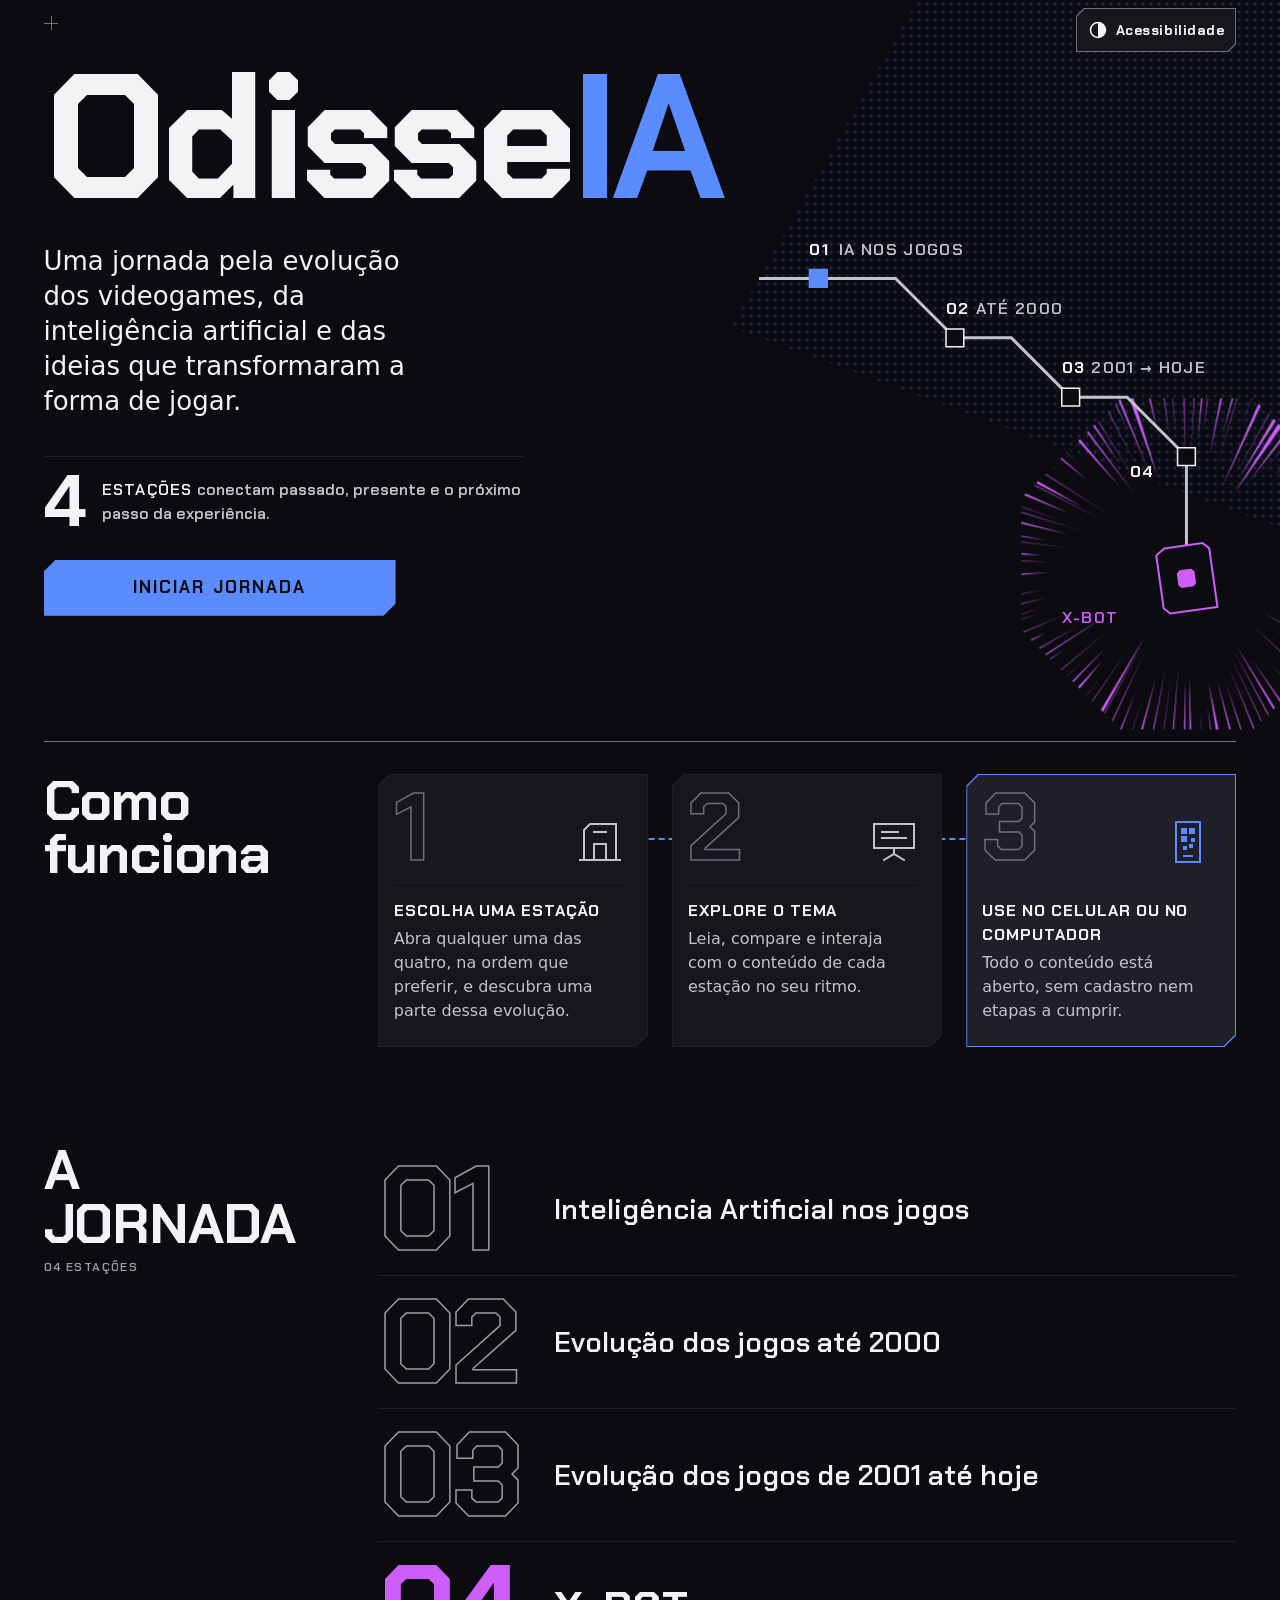
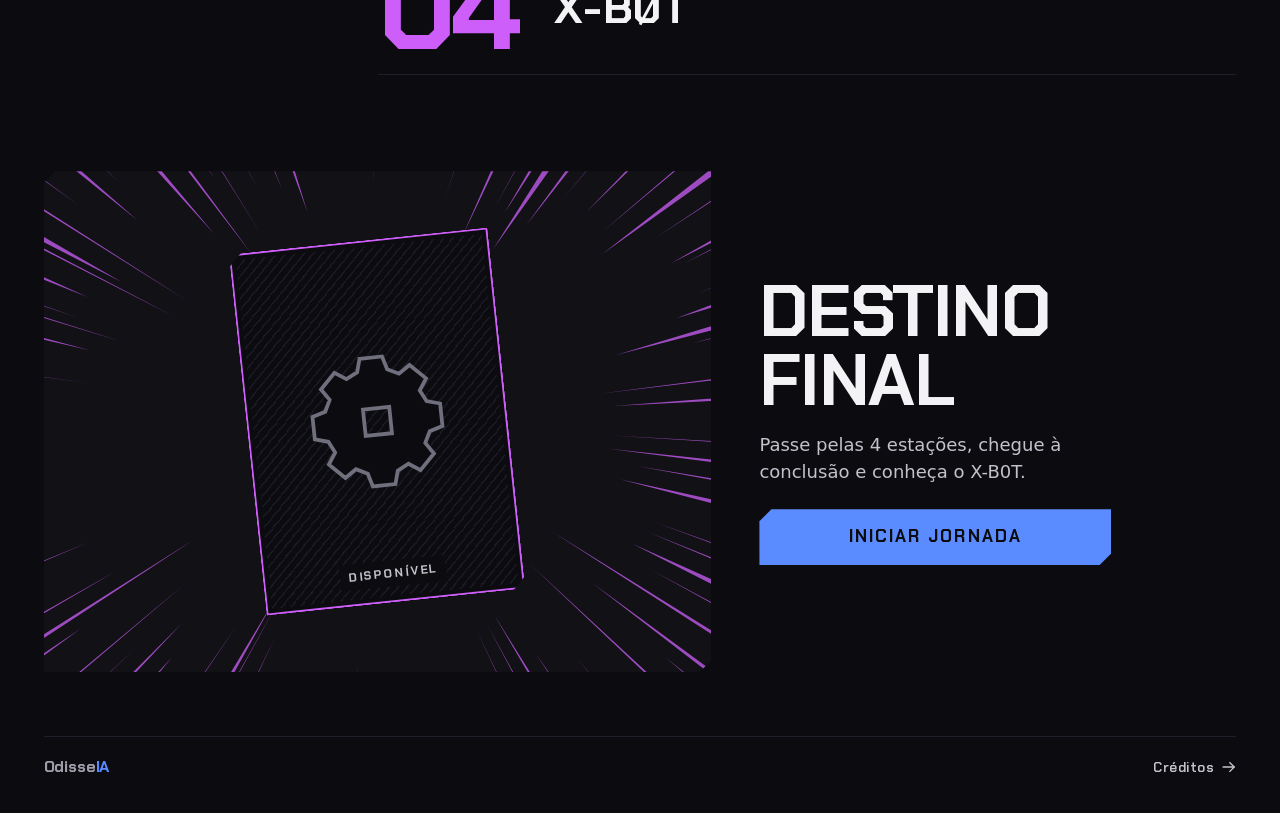
<file: index.html>
<!DOCTYPE html>
<html lang="pt-BR">
<head>
  <meta charset="UTF-8">
  <meta name="viewport" content="width=device-width, initial-scale=1.0">
  <title>OdisseIA</title>
  <meta name="description" content="Uma jornada pela evolução dos videogames, da inteligência artificial e das ideias que transformaram a forma de jogar.">

  <!-- Prévia de link (WhatsApp, Discord, redes): Open Graph e Twitter Cards. Mesma arte em todas as páginas. -->
  <meta property="og:type" content="website">
  <meta property="og:site_name" content="OdisseIA">
  <meta property="og:locale" content="pt_BR">
  <meta property="og:title" content="OdisseIA — Uma jornada pelos jogos e pela inteligência artificial">
  <meta property="og:description" content="Uma jornada pela evolução dos videogames, da inteligência artificial e das ideias que transformaram a forma de jogar.">
  <meta property="og:url" content="https://pietroramosz.github.io/OdisseIA/">
  <meta property="og:image" content="https://pietroramosz.github.io/OdisseIA/assets/img/og-odisseia.png">
  <meta property="og:image:type" content="image/png">
  <meta property="og:image:width" content="1200">
  <meta property="og:image:height" content="630">
  <meta property="og:image:alt" content="Arte do OdisseIA: o nome OdisseIA em destaque sobre fundo grafite, com a rota das quatro estações em azul descendo até a carta do X-B0T, em roxo.">
  <meta name="twitter:card" content="summary_large_image">
  <meta name="twitter:title" content="OdisseIA — Uma jornada pelos jogos e pela inteligência artificial">
  <meta name="twitter:description" content="Uma jornada pela evolução dos videogames, da inteligência artificial e das ideias que transformaram a forma de jogar.">
  <meta name="twitter:image" content="https://pietroramosz.github.io/OdisseIA/assets/img/og-odisseia.png">
  <meta name="twitter:image:alt" content="Arte do OdisseIA: o nome OdisseIA em destaque sobre fundo grafite, com a rota das quatro estações em azul descendo até a carta do X-B0T, em roxo.">
  <link rel="icon" href="assets/img/favicon.svg" type="image/svg+xml">
  <link rel="icon" href="assets/img/favicon-32.png" type="image/png" sizes="32x32">
  <link rel="apple-touch-icon" href="assets/img/apple-touch-icon.png">
  <link rel="stylesheet" href="assets/css/style.css">
  <link rel="stylesheet" href="assets/css/paginas/abertura.css">
  <link rel="stylesheet" href="assets/css/bigode.css">
  <script src="assets/js/acessibilidade.js"></script>
</head>
<body class="pagina-index">
  <a class="pular" href="#conteudo-principal">Pular para o conteúdo</a>
  <!-- Porta de entrada estática. Os únicos scripts são o painel de acessibilidade e o
       easter egg da marca (bigode.js), que não mexem no conteúdo. -->
  <main id="conteudo-principal" tabindex="-1" class="abertura">
    <section class="capa" aria-labelledby="index-titulo">
      <div class="capa__tom textura-reticula" aria-hidden="true"></div>
      <span class="registro capa__registro-a" aria-hidden="true"></span>
      <span class="registro capa__registro-b" aria-hidden="true"></span>

      <h1 id="index-titulo" class="capa__titulo" aria-label="OdisseIA" data-bigode><span class="capa__odisse">Odisse</span><span class="capa__ia">IA</span></h1>
      <p class="capa__proposta">Uma jornada pela evolução dos videogames, da inteligência artificial e das ideias que transformaram a forma de jogar.</p>
      <a class="botao botao--principal capa__cta" href="hub.html">INICIAR JORNADA</a>

      <!-- Rota esquemática: as quatro estações descem até o X-B0T. A lista "A jornada" traz o mesmo conteúdo em texto. -->
      <div class="capa__rota" aria-hidden="true">
        <div class="capa__explosao textura-foco"></div>
        <svg class="esquema capa__mapa" viewBox="0 0 360 270">
          <path class="esquema__linha capa__trilho" d="M0 34H40H92L132 74H170L210 114H248L288 154V214" pathLength="1000"/>
          <g class="capa__parada" style="--ordem: 0">
            <rect class="esquema__no esquema__no--cheio" x="34" y="28" width="12" height="12"/>
            <text class="esquema__texto esquema__texto--forte" x="34" y="18">01</text>
            <text class="esquema__texto" x="54" y="18">IA NOS JOGOS</text>
          </g>
          <g class="capa__parada" style="--ordem: 1">
            <rect class="esquema__no" x="126" y="68" width="12" height="12"/>
            <text class="esquema__texto esquema__texto--forte" x="126" y="58">02</text>
            <text class="esquema__texto" x="146" y="58">ATÉ 2000</text>
          </g>
          <g class="capa__parada" style="--ordem: 2">
            <rect class="esquema__no" x="204" y="108" width="12" height="12"/>
            <text class="esquema__texto esquema__texto--forte" x="204" y="98">03</text>
            <text class="esquema__texto" x="224" y="98">2001 → HOJE</text>
          </g>
          <g class="capa__parada" style="--ordem: 3">
            <rect class="esquema__no" x="282" y="148" width="12" height="12"/>
            <text class="esquema__texto esquema__texto--forte" x="250" y="168">04</text>
          </g>
          <g class="capa__xbot" transform="translate(288 236)">
            <path class="capa__carta" d="M-12 -22H14L18 -18V22H-14L-18 18V-18Z" transform="rotate(-8)"/>
            <path class="capa__eixo" d="M-4 -6H4L6 -4V4L4 6H-4L-6 4V-4Z" transform="rotate(-8)"/>
            <text class="esquema__texto esquema__texto--destaque" x="-84" y="30">X-B0T</text>
          </g>
        </svg>
      </div>

      <p class="capa__jornada"><span class="capa__numero">4</span> <span class="capa__frase"><span class="capa__unidade">estações</span> conectam passado, presente e o próximo passo da experiência.</span></p>
    </section>

    <section class="protocolo" aria-labelledby="passos-titulo">
      <h2 id="passos-titulo" class="protocolo__titulo">Como funciona</h2>
      <ol class="protocolo__lista">
        <li class="protocolo__passo ficha">
          <span class="numeral-vazado protocolo__numeral" aria-hidden="true">1</span>
          <svg class="protocolo__icone" viewBox="0 0 48 48" aria-hidden="true" focusable="false">
            <path class="esquema__traco" d="M8 42V12L14 6H40V42M4 42H44M18 42V26H30V42M18 14H30"/>
          </svg>
          <div class="protocolo__corpo">
            <strong class="protocolo__nome">ESCOLHA UMA ESTAÇÃO</strong>
            <p class="protocolo__texto">Abra qualquer uma das quatro, na ordem que preferir, e descubra uma parte dessa evolução.</p>
          </div>
        </li>
        <li class="protocolo__passo ficha">
          <span class="numeral-vazado protocolo__numeral" aria-hidden="true">2</span>
          <svg class="protocolo__icone" viewBox="0 0 48 48" aria-hidden="true" focusable="false">
            <path class="esquema__traco" d="M4 6H44V30H4ZM24 30V36M14 42L24 36L34 42M12 14H28M12 20H36"/>
          </svg>
          <div class="protocolo__corpo">
            <strong class="protocolo__nome">EXPLORE O TEMA</strong>
            <p class="protocolo__texto">Leia, compare e interaja com o conteúdo de cada estação no seu ritmo.</p>
          </div>
        </li>
        <li class="protocolo__passo ficha">
          <span class="numeral-vazado protocolo__numeral" aria-hidden="true">3</span>
          <svg class="protocolo__icone" viewBox="0 0 48 48" aria-hidden="true" focusable="false">
            <path class="esquema__traco" d="M12 4H36V44H12ZM20 38H28"/>
            <path d="M17 10H23V16H17ZM25 10H31V16H25ZM17 18H23V24H17ZM27 20H31V24H27ZM25 26H29V30H25ZM19 28H23V32H19Z" fill="currentColor"/>
          </svg>
          <div class="protocolo__corpo">
            <strong class="protocolo__nome">USE NO CELULAR OU NO COMPUTADOR</strong>
            <p class="protocolo__texto">Todo o conteúdo está aberto, sem cadastro nem etapas a cumprir.</p>
          </div>
        </li>
      </ol>
    </section>

    <section class="jornada" aria-labelledby="jornada-titulo">
      <h2 id="jornada-titulo" class="jornada__titulo">A JORNADA <span class="jornada__detalhe">04 ESTAÇÕES</span></h2>
      <ol class="jornada__lista">
        <li class="jornada__item"><span class="jornada__numero"><span class="visualmente-oculto">Estação </span>01</span><span class="jornada__nome">Inteligência Artificial nos jogos</span></li>
        <li class="jornada__item"><span class="jornada__numero"><span class="visualmente-oculto">Estação </span>02</span><span class="jornada__nome">Evolução dos jogos até 2000</span></li>
        <li class="jornada__item"><span class="jornada__numero"><span class="visualmente-oculto">Estação </span>03</span><span class="jornada__nome">Evolução dos jogos de 2001 até hoje</span></li>
        <li class="jornada__item jornada__item--xbot"><span class="jornada__numero"><span class="visualmente-oculto">Estação </span>04</span><span class="jornada__nome">X-B<span class="zero">0</span>T</span></li>
      </ol>
    </section>

    <section class="destino" aria-labelledby="destino-titulo">
      <div class="destino__palco" aria-hidden="true">
        <div class="destino__foco textura-foco"></div>
        <div class="destino__silhueta">
          <div class="destino__hachura textura-hachura"></div>
          <svg class="destino__engrenagem" viewBox="-40 -40 80 80" focusable="false">
            <path d="M-6 -34H6L8 -27L14 -24L20 -28L28 -20L24 -14L27 -8L34 -6V6L27 8L24 14L28 20L20 28L14 24L8 27L6 34H-6L-8 27L-14 24L-20 28L-28 20L-24 14L-27 8L-34 6V-6L-27 -8L-24 -14L-28 -20L-20 -28L-14 -24L-8 -27ZM-7 -7H7V7H-7Z" fill-rule="evenodd"/>
          </svg>
          <span class="destino__selo">DISPONÍVEL</span>
        </div>
      </div>
      <div class="destino__texto">
        <h2 id="destino-titulo" class="destino__titulo">DESTINO FINAL</h2>
        <p class="destino__descricao">Passe pelas 4 estações, chegue à conclusão e conheça o X-B0T.</p>
        <a class="botao botao--principal destino__cta" href="hub.html">INICIAR JORNADA</a>
      </div>
    </section>
  </main>

  <footer class="rodape">
    <p class="rodape__marca">Odisse<span class="rodape__ia">IA</span></p>
    <a class="rodape__link" href="creditos.html">Créditos <span class="seta" aria-hidden="true"></span></a>
  </footer>
  <script src="assets/js/bigode.js"></script>
</body>
</html>
</file>
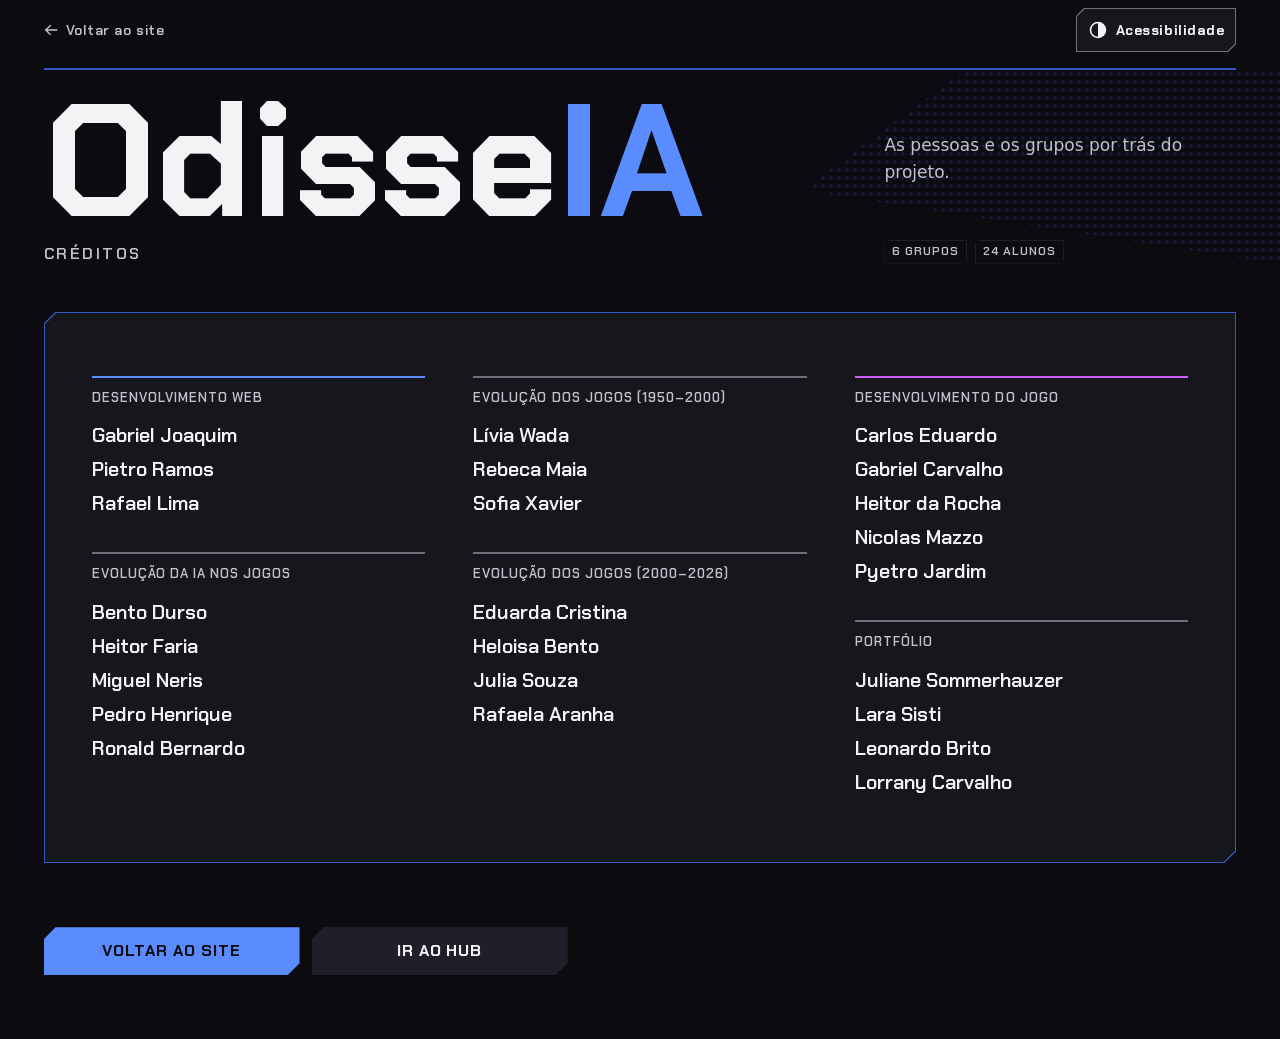
<file: creditos.html>
<!DOCTYPE html>
<html lang="pt-BR">
<head>
  <meta charset="UTF-8">
  <meta name="viewport" content="width=device-width, initial-scale=1.0">
  <title>OdisseIA — Créditos</title>
  <meta name="description" content="Os seis grupos e os alunos que fizeram o OdisseIA: do desenvolvimento do site e do jogo à pesquisa sobre os videogames e a inteligência artificial.">

  <!-- Prévia de link (WhatsApp, Discord, redes): Open Graph e Twitter Cards. Mesma arte em todas as páginas. -->
  <meta property="og:type" content="website">
  <meta property="og:site_name" content="OdisseIA">
  <meta property="og:locale" content="pt_BR">
  <meta property="og:title" content="OdisseIA — Créditos">
  <meta property="og:description" content="Os seis grupos e os alunos que fizeram o OdisseIA: do desenvolvimento do site e do jogo à pesquisa sobre os videogames e a inteligência artificial.">
  <meta property="og:url" content="https://pietroramosz.github.io/OdisseIA/creditos.html">
  <meta property="og:image" content="https://pietroramosz.github.io/OdisseIA/assets/img/og-odisseia.png">
  <meta property="og:image:type" content="image/png">
  <meta property="og:image:width" content="1200">
  <meta property="og:image:height" content="630">
  <meta property="og:image:alt" content="Arte do OdisseIA: o nome OdisseIA em destaque sobre fundo grafite, com a rota das quatro estações em azul descendo até a carta do X-B0T, em roxo.">
  <meta name="twitter:card" content="summary_large_image">
  <meta name="twitter:title" content="OdisseIA — Créditos">
  <meta name="twitter:description" content="Os seis grupos e os alunos que fizeram o OdisseIA: do desenvolvimento do site e do jogo à pesquisa sobre os videogames e a inteligência artificial.">
  <meta name="twitter:image" content="https://pietroramosz.github.io/OdisseIA/assets/img/og-odisseia.png">
  <meta name="twitter:image:alt" content="Arte do OdisseIA: o nome OdisseIA em destaque sobre fundo grafite, com a rota das quatro estações em azul descendo até a carta do X-B0T, em roxo.">
  <link rel="icon" href="assets/img/favicon.svg" type="image/svg+xml">
  <link rel="icon" href="assets/img/favicon-32.png" type="image/png" sizes="32x32">
  <link rel="apple-touch-icon" href="assets/img/apple-touch-icon.png">
  <link rel="stylesheet" href="assets/css/style.css">
  <link rel="stylesheet" href="assets/css/paginas/creditos.css">
  <script src="assets/js/acessibilidade.js"></script>
</head>
<body class="pagina-creditos">
  <a class="pular" href="#conteudo-principal">Pular para o conteúdo</a>
  <!-- Página estática. O único script é o painel de acessibilidade. -->
  <main id="conteudo-principal" tabindex="-1">
    <a class="terminal-voltar" href="index.html"><span class="seta seta--voltar" aria-hidden="true"></span> Voltar ao site</a>

    <header class="cred-capa">
      <div class="cred-capa__tom textura-reticula" aria-hidden="true"></div>
      <h1 class="cred-capa__titulo">
        <span class="cred-capa__marca">Odisse<span class="cred-capa__ia">IA</span></span>
        <span class="cred-capa__pagina">Créditos</span>
      </h1>
      <p class="cred-capa__texto">As pessoas e os grupos por trás do projeto.</p>
      <p class="cred-capa__resumo"><span class="cred-capa__chip">6 grupos</span><span class="cred-capa__chip">24 alunos</span></p>
    </header>

    <!-- Os seis grupos num só painel, em três colunas de dois grupos (uma no celular). A ordem é de
         propósito: o site primeiro, depois as estações na ordem da jornada, o jogo e, por fim, o
         portfólio. O grupo do site leva o acento azul e o do jogo, o roxo do X-B0T. -->
    <div class="cred-painel ficha">
      <div class="cred-coluna">
        <section class="cred-grupo cred-grupo--site" aria-labelledby="grupo-site">
          <h2 id="grupo-site" class="cred-grupo__titulo">Desenvolvimento Web</h2>
          <ul class="cred-nomes">
            <li>Gabriel Joaquim</li>
            <li>Pietro Ramos</li>
            <li>Rafael Lima</li>
          </ul>
        </section>
        <section class="cred-grupo" aria-labelledby="grupo-ia">
          <h2 id="grupo-ia" class="cred-grupo__titulo">Evolução da IA nos Jogos</h2>
          <ul class="cred-nomes">
            <li>Bento Durso</li>
            <li>Heitor Faria</li>
            <li>Miguel Neris</li>
            <li>Pedro Henrique</li>
            <li>Ronald Bernardo</li>
          </ul>
        </section>
      </div>
      <div class="cred-coluna">
        <section class="cred-grupo" aria-labelledby="grupo-ate-2000">
          <h2 id="grupo-ate-2000" class="cred-grupo__titulo">Evolução dos Jogos (1950–2000)</h2>
          <ul class="cred-nomes">
            <li>Lívia Wada</li>
            <li>Rebeca Maia</li>
            <li>Sofia Xavier</li>
          </ul>
        </section>
        <section class="cred-grupo" aria-labelledby="grupo-desde-2000">
          <h2 id="grupo-desde-2000" class="cred-grupo__titulo">Evolução dos Jogos (2000–2026)</h2>
          <ul class="cred-nomes">
            <li>Eduarda Cristina</li>
            <li>Heloisa Bento</li>
            <li>Julia Souza</li>
            <li>Rafaela Aranha</li>
          </ul>
        </section>
      </div>
      <div class="cred-coluna">
        <section class="cred-grupo cred-grupo--jogo" aria-labelledby="grupo-jogo">
          <h2 id="grupo-jogo" class="cred-grupo__titulo">Desenvolvimento do Jogo</h2>
          <ul class="cred-nomes">
            <li>Carlos Eduardo</li>
            <li>Gabriel Carvalho</li>
            <li>Heitor da Rocha</li>
            <li>Nicolas Mazzo</li>
            <li>Pyetro Jardim</li>
          </ul>
        </section>
        <section class="cred-grupo" aria-labelledby="grupo-portfolio">
          <h2 id="grupo-portfolio" class="cred-grupo__titulo">Portfólio</h2>
          <ul class="cred-nomes">
            <li>Juliane Sommerhauzer</li>
            <li>Lara Sisti</li>
            <li>Leonardo Brito</li>
            <li>Lorrany Carvalho</li>
          </ul>
        </section>
      </div>
    </div>

    <nav class="cred-saida" aria-label="Navegação">
      <a class="botao botao--principal" href="index.html">Voltar ao site</a>
      <a class="botao" href="hub.html">Ir ao Hub</a>
    </nav>
  </main>
</body>
</html>
</file>
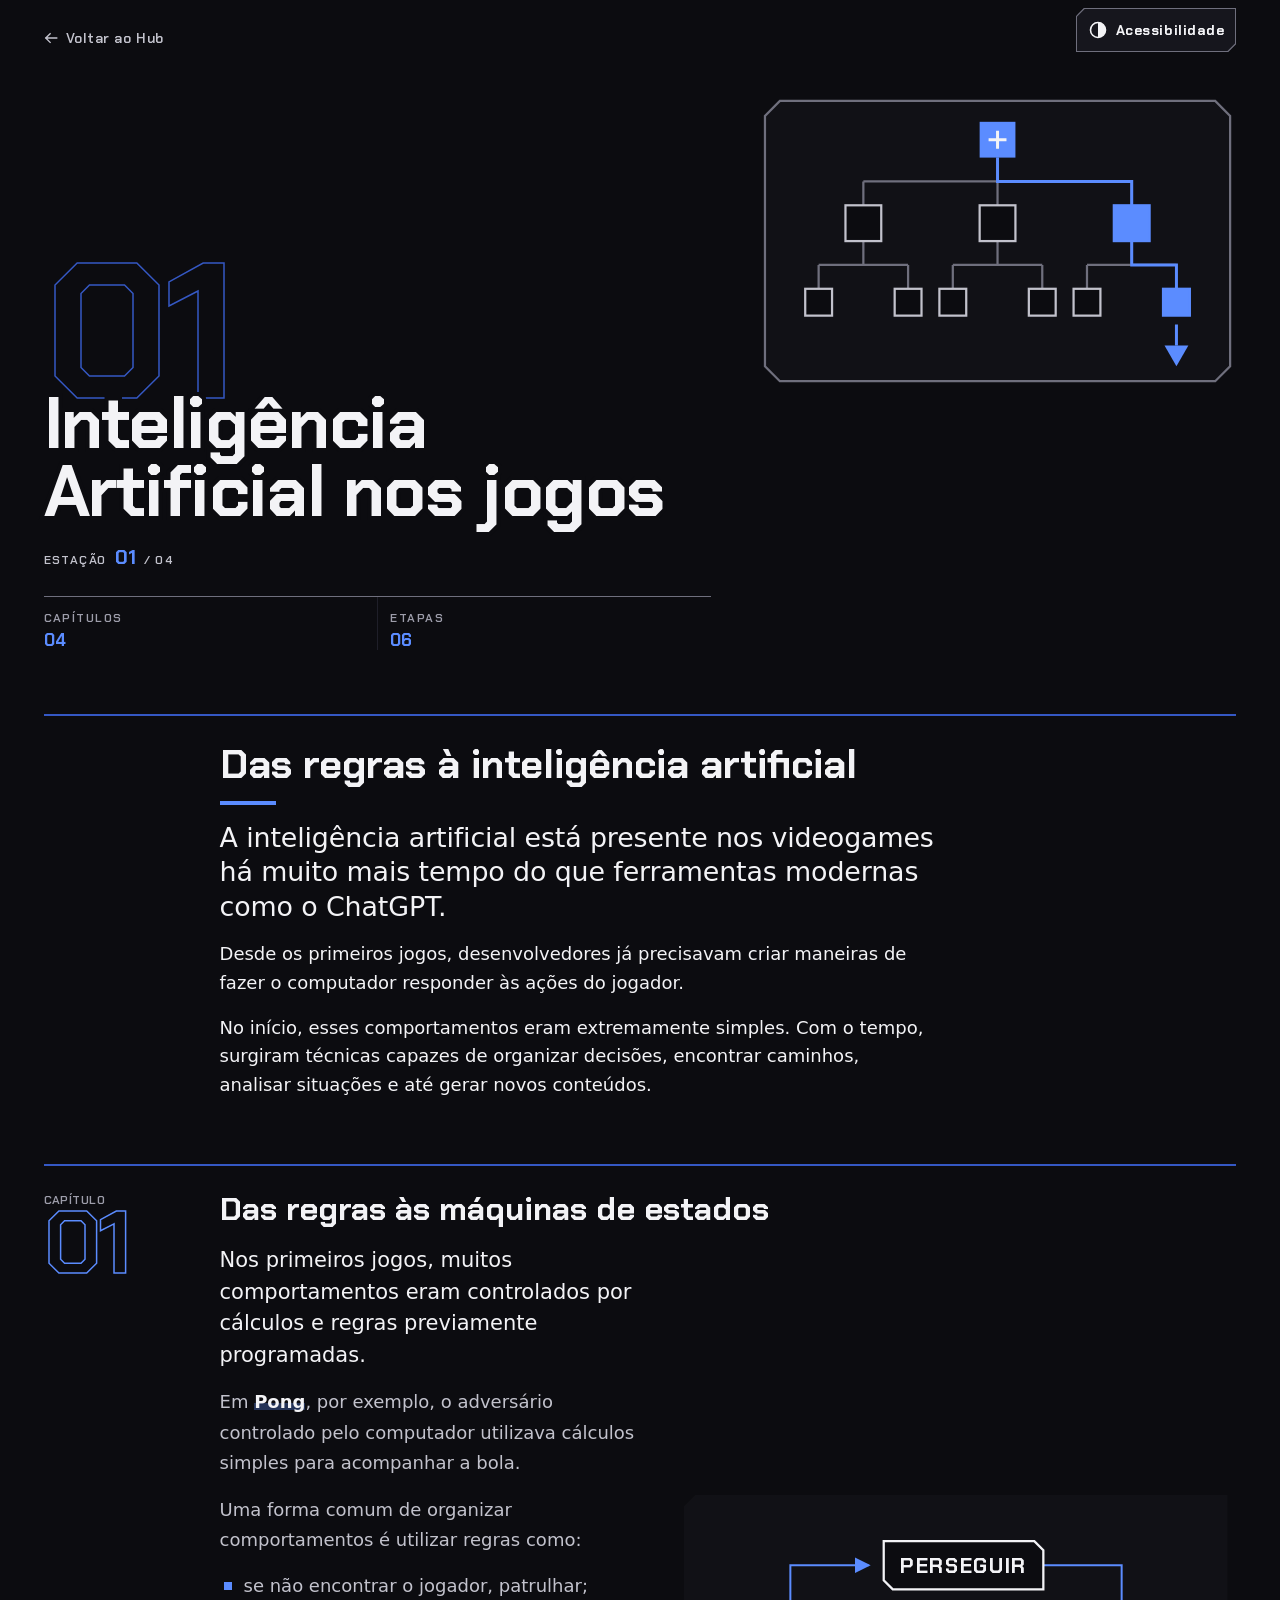
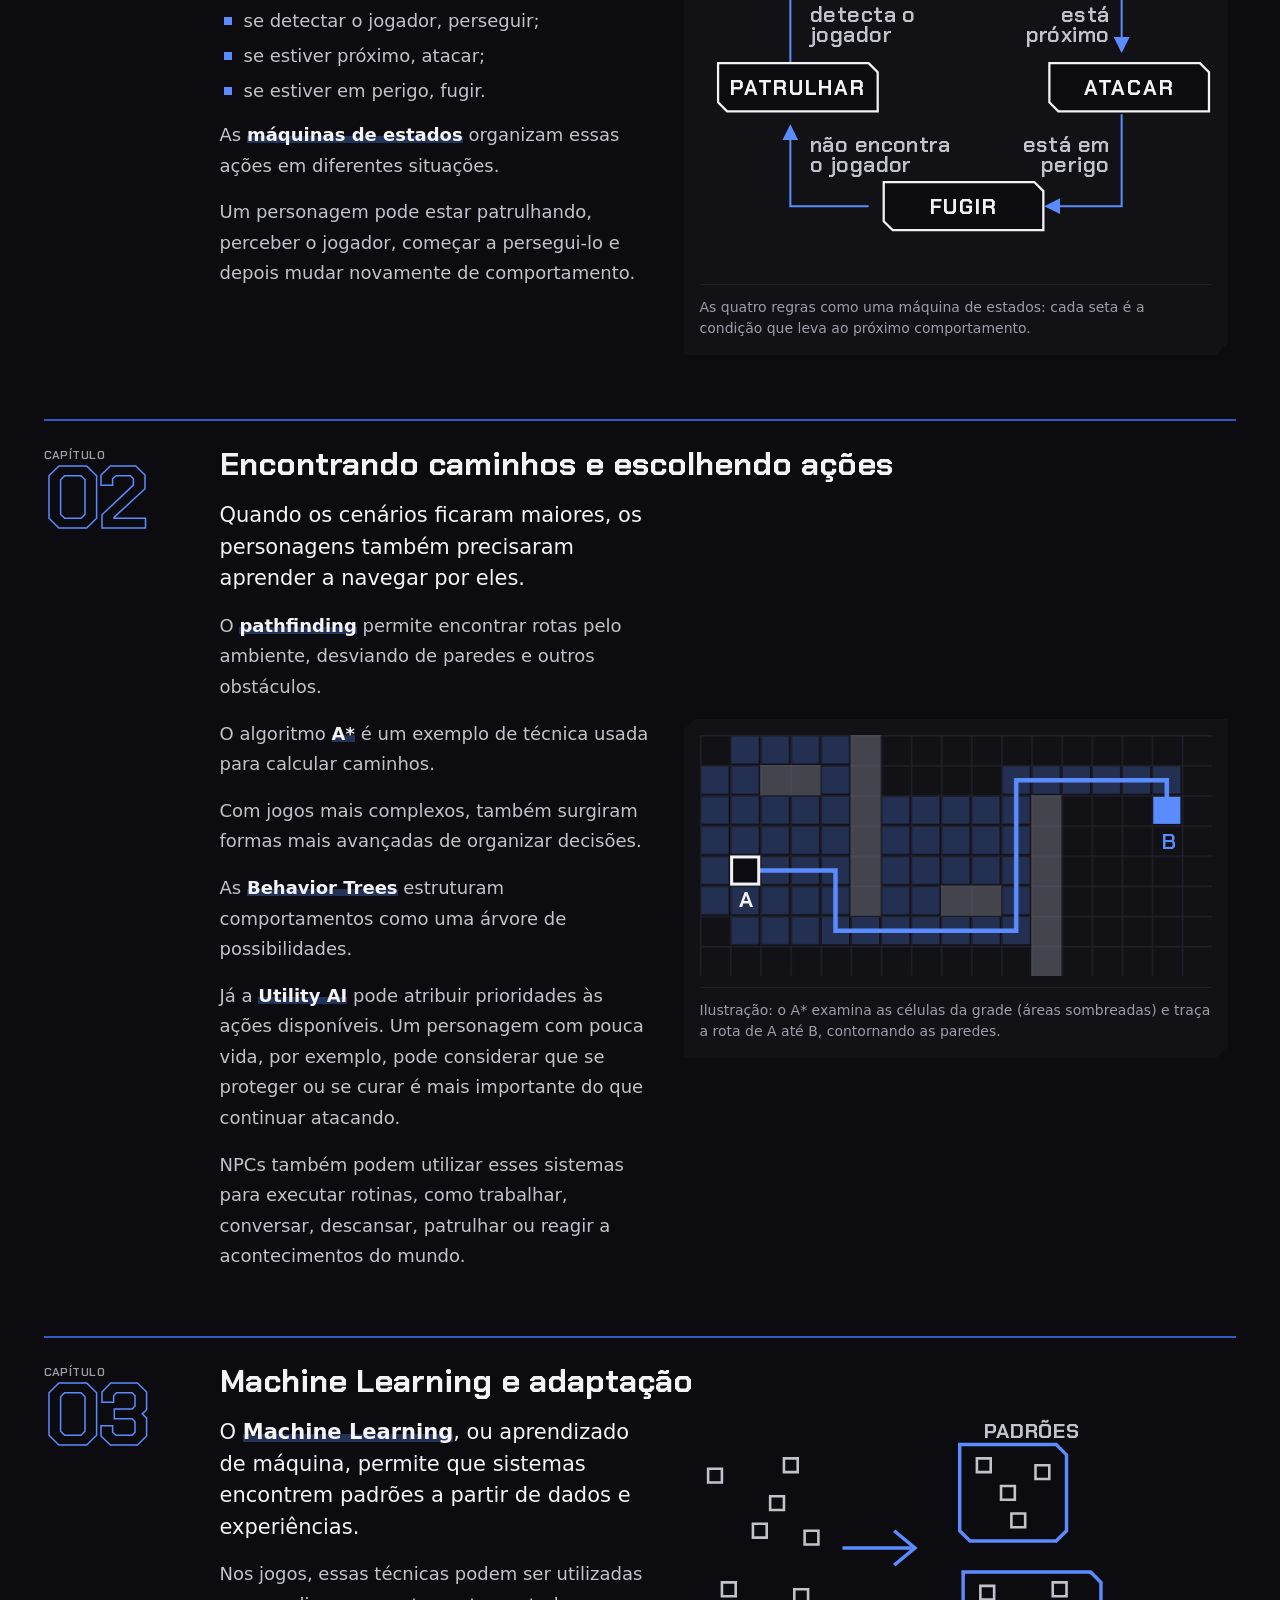
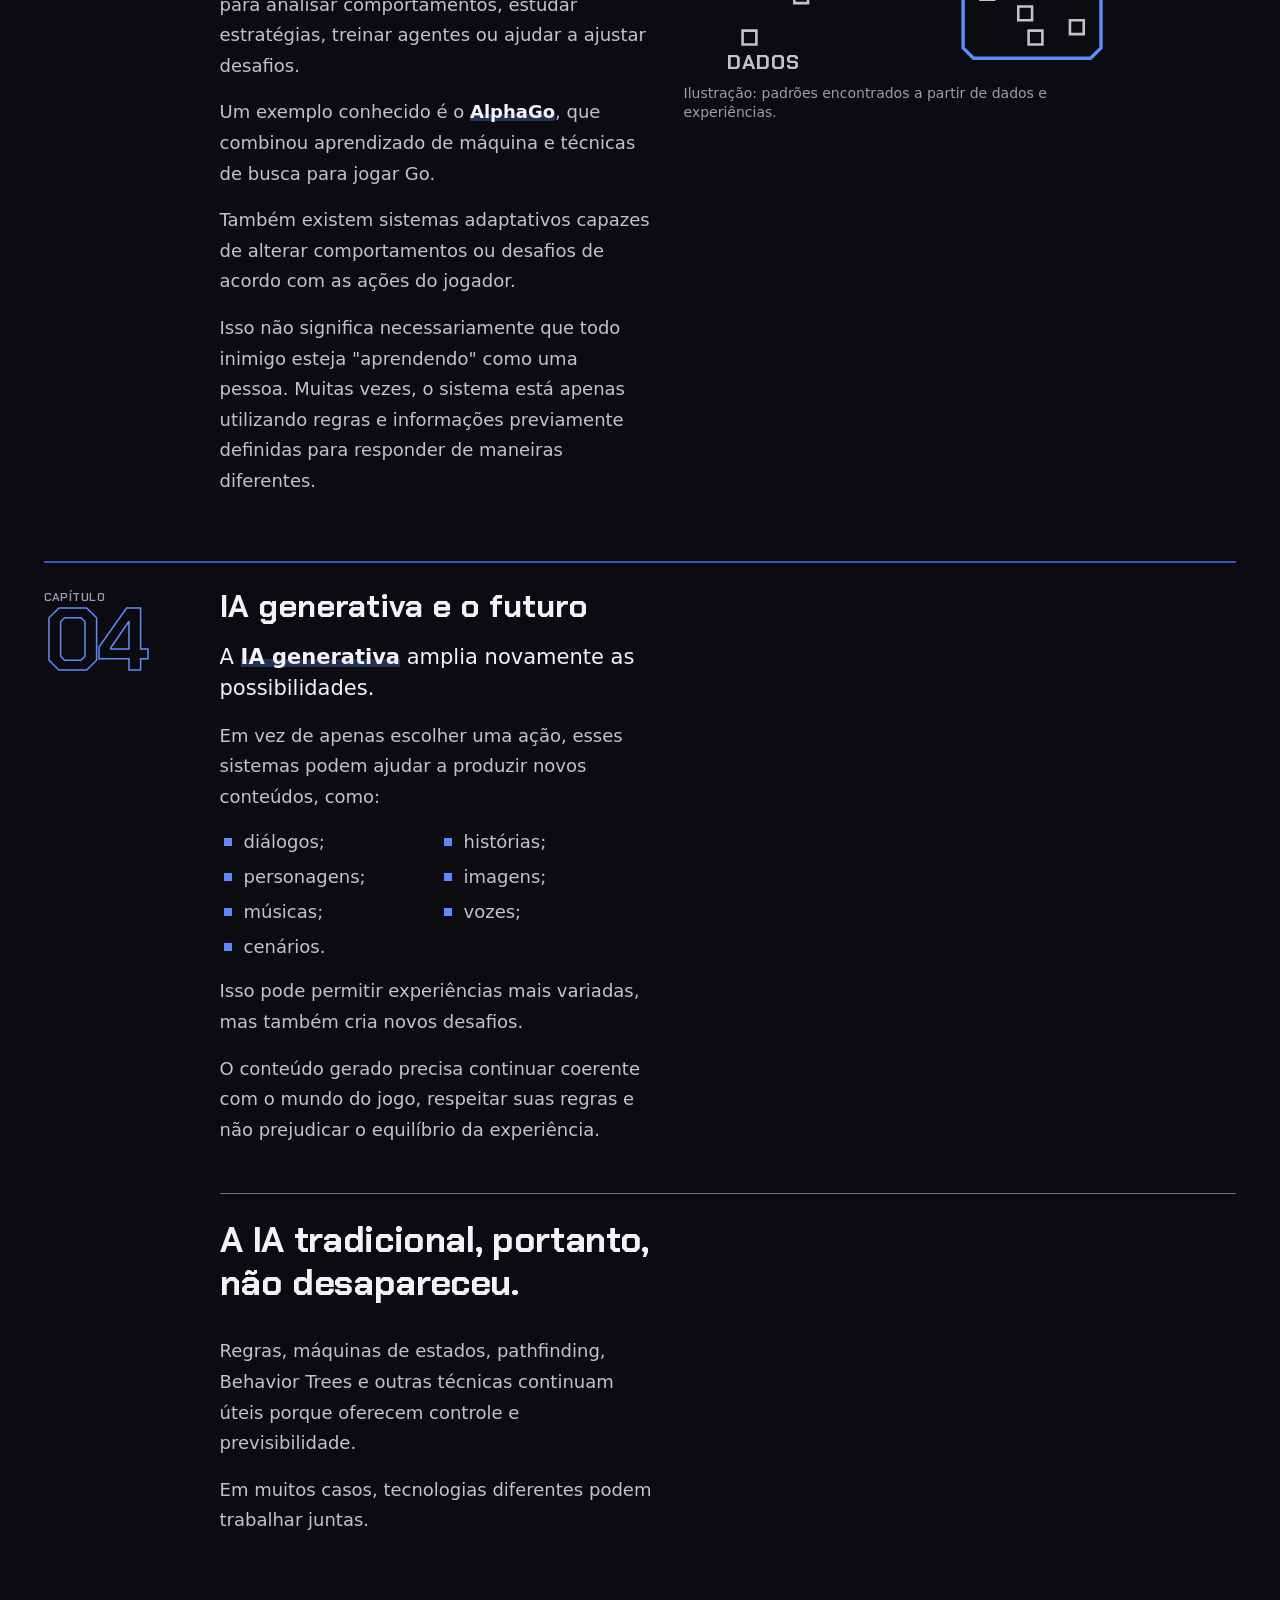
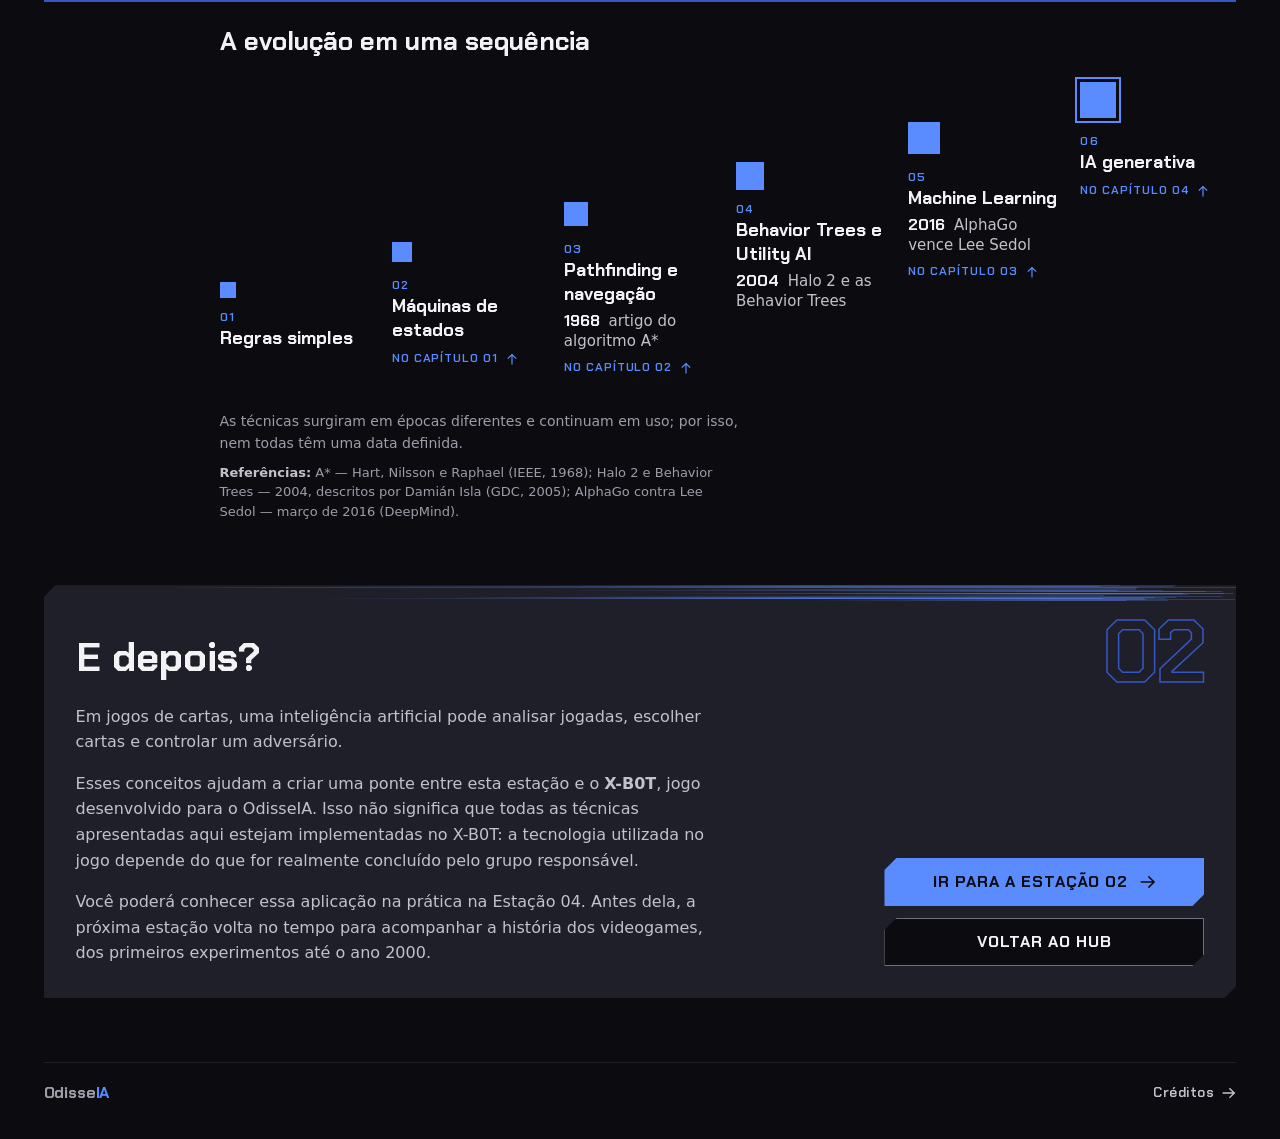
<file: estacao-1.html>
<!DOCTYPE html>
<html lang="pt-BR">
<head>
  <meta charset="UTF-8">
  <meta name="viewport" content="width=device-width, initial-scale=1.0">
  <title>OdisseIA — Estação 1</title>
  <meta name="description" content="Das regras simples às máquinas de estados, ao Machine Learning e à IA generativa: a evolução da inteligência artificial nos videogames.">

  <!-- Prévia de link (WhatsApp, Discord, redes): Open Graph e Twitter Cards. Mesma arte em todas as páginas. -->
  <meta property="og:type" content="website">
  <meta property="og:site_name" content="OdisseIA">
  <meta property="og:locale" content="pt_BR">
  <meta property="og:title" content="OdisseIA — Estação 1: Inteligência Artificial nos jogos">
  <meta property="og:description" content="Das regras simples às máquinas de estados, ao Machine Learning e à IA generativa: a evolução da inteligência artificial nos videogames.">
  <meta property="og:url" content="https://pietroramosz.github.io/OdisseIA/estacao-1.html">
  <meta property="og:image" content="https://pietroramosz.github.io/OdisseIA/assets/img/og-odisseia.png">
  <meta property="og:image:type" content="image/png">
  <meta property="og:image:width" content="1200">
  <meta property="og:image:height" content="630">
  <meta property="og:image:alt" content="Arte do OdisseIA: o nome OdisseIA em destaque sobre fundo grafite, com a rota das quatro estações em azul descendo até a carta do X-B0T, em roxo.">
  <meta name="twitter:card" content="summary_large_image">
  <meta name="twitter:title" content="OdisseIA — Estação 1: Inteligência Artificial nos jogos">
  <meta name="twitter:description" content="Das regras simples às máquinas de estados, ao Machine Learning e à IA generativa: a evolução da inteligência artificial nos videogames.">
  <meta name="twitter:image" content="https://pietroramosz.github.io/OdisseIA/assets/img/og-odisseia.png">
  <meta name="twitter:image:alt" content="Arte do OdisseIA: o nome OdisseIA em destaque sobre fundo grafite, com a rota das quatro estações em azul descendo até a carta do X-B0T, em roxo.">
  <link rel="icon" href="assets/img/favicon.svg" type="image/svg+xml">
  <link rel="icon" href="assets/img/favicon-32.png" type="image/png" sizes="32x32">
  <link rel="apple-touch-icon" href="assets/img/apple-touch-icon.png">
  <link rel="stylesheet" href="assets/css/style.css">
  <link rel="stylesheet" href="assets/css/paginas/estacao.css">
  <link rel="stylesheet" href="assets/css/paginas/estacao-modulos.css">
  <link rel="stylesheet" href="assets/css/paginas/estacao-editorial.css">
  <script src="assets/js/acessibilidade.js"></script>
</head>
<body class="pagina-estacao" data-estacao="1">
  <a class="pular" href="#conteudo-principal">Pular para o conteúdo</a>
  <main id="conteudo-principal" tabindex="-1">
    <div id="conteudo-estacao">
      <a class="terminal-voltar" href="hub.html"><span class="seta seta--voltar" aria-hidden="true"></span> Voltar ao Hub</a>
      <aside class="dossie-rota" aria-hidden="true">
        <p class="dossie-rota__titulo">ROTA</p>
        <ol class="dossie-rota__lista">
          <li class="dossie-rota__parada dossie-rota__parada--atual"><span class="dossie-rota__numero">01</span> IA NOS JOGOS</li>
          <li class="dossie-rota__parada"><span class="dossie-rota__numero">02</span> ATÉ 2000</li>
          <li class="dossie-rota__parada"><span class="dossie-rota__numero">03</span> 2001 → HOJE</li>
          <li class="dossie-rota__parada"><span class="dossie-rota__numero">04</span> X-B<span class="zero">0</span>T</li>
          <li class="dossie-rota__parada dossie-rota__parada--fim">CONCLUSÃO</li>
        </ol>
      </aside>
      <header class="dossie-capa">
        <span class="numeral-vazado dossie-capa__numeral" aria-hidden="true">01</span>
        <div class="dossie-capa__texto">
          <h1 class="titulo-estacao">Inteligência Artificial nos jogos</h1>
          <p class="terminal-hero__rotulo">ESTAÇÃO <span class="terminal-hero__numero">01</span> / 04</p>
          <dl class="dossie-ficha">
            <div class="dossie-ficha__item"><dt>Capítulos</dt><dd>04</dd></div>
            <div class="dossie-ficha__item"><dt>Etapas</dt><dd>06</dd></div>
          </dl>
        </div>
        <div class="dossie-capa__arte" aria-hidden="true">
          <svg class="arte" viewBox="0 0 320 200" focusable="false">
            <path class="arte__tela" d="M14 6H306L316 16V184L306 194H14L4 184V16Z"/>
            <path class="arte__ligacao" pathLength="1" d="M160 44V60M70 60H250M70 60V76M160 60V76M250 60V76M70 100V116M40 116H100M40 116V132M100 116V132M160 100V116M130 116H190M130 116V132M190 116V132M250 100V116M220 116H280M220 116V132"/>
            <path class="arte__ligacao arte__ligacao--ativa" pathLength="1" d="M160 44V60H250V76M250 100V116H280V132M280 156V170"/>
            <rect class="arte__solido arte__bola" x="148" y="20" width="24" height="24"/>
            <rect class="arte__no" x="58" y="76" width="24" height="24"/>
            <rect class="arte__no" x="148" y="76" width="24" height="24"/>
            <rect class="arte__no arte__no--ativo" x="238" y="76" width="24" height="24"/>
            <rect class="arte__no" x="31" y="132" width="18" height="18"/>
            <rect class="arte__no" x="91" y="132" width="18" height="18"/>
            <rect class="arte__no" x="121" y="132" width="18" height="18"/>
            <rect class="arte__no" x="181" y="132" width="18" height="18"/>
            <rect class="arte__no" x="211" y="132" width="18" height="18"/>
            <rect class="arte__no arte__no--ativo" x="271" y="132" width="18" height="18"/>
            <path class="arte__traco-fino" d="M154 32H166M160 26V38"/>
            <path class="arte__bola arte__delta" d="M272 170H288L280 184Z"/>
          </svg>
        </div>
      </header>

      <section class="briefing">
        <h2 class="briefing__titulo">Das regras à inteligência artificial</h2>
        <p>A inteligência artificial está presente nos videogames há muito mais tempo do que ferramentas modernas como o ChatGPT.</p>
        <p>Desde os primeiros jogos, desenvolvedores já precisavam criar maneiras de fazer o computador responder às ações do jogador.</p>
        <p>No início, esses comportamentos eram extremamente simples. Com o tempo, surgiram técnicas capazes de organizar decisões, encontrar caminhos, analisar situações e até gerar novos conteúdos.</p>
      </section>

      <section class="capitulo" id="cap-estados">
        <h2 class="capitulo__titulo">Das regras às máquinas de estados</h2>
        <p class="terminal-rotulo capitulo__rotulo">CAPÍTULO <span class="capitulo__numero">01</span></p>
        <div class="capitulo__corpo">
          <p>Nos primeiros jogos, muitos comportamentos eram controlados por cálculos e regras previamente programadas.</p>
          <p>Em <strong>Pong</strong>, por exemplo, o adversário controlado pelo computador utilizava cálculos simples para acompanhar a bola.</p>
          <p>Uma forma comum de organizar comportamentos é utilizar regras como:</p>
          <ul>
            <li>se não encontrar o jogador, patrulhar;</li>
            <li>se detectar o jogador, perseguir;</li>
            <li>se estiver próximo, atacar;</li>
            <li>se estiver em perigo, fugir.</li>
          </ul>
          <p>As <strong>máquinas de estados</strong> organizam essas ações em diferentes situações.</p>
          <p>Um personagem pode estar patrulhando, perceber o jogador, começar a persegui-lo e depois mudar novamente de comportamento.</p>
          <figure class="figura figura--legivel" style="--ancora: 3">
            <svg class="esquema figura__esquema" viewBox="0 0 340 240" aria-hidden="true" focusable="false">
              <defs>
                <marker id="seta-estado" viewBox="0 0 8 8" refX="7" refY="4" markerWidth="8" markerHeight="8" orient="auto-start-reverse"><path d="M0 0L8 4L0 8Z" class="figura__ponta"/></marker>
              </defs>
              <path class="esquema__linha esquema__linha--ativa" d="M60 101V36H112" marker-end="url(#seta-estado)"/>
              <path class="esquema__linha esquema__linha--ativa" d="M228 36H280V93" marker-end="url(#seta-estado)"/>
              <path class="esquema__linha esquema__linha--ativa" d="M280 135V196H230" marker-end="url(#seta-estado)"/>
              <path class="esquema__linha esquema__linha--ativa" d="M112 196H60V143" marker-end="url(#seta-estado)"/>
              <path class="figura__estado" d="M122 20H222L228 26V52H128L122 46Z"/>
              <path class="figura__estado" d="M12 101H112L118 107V133H18L12 127Z"/>
              <path class="figura__estado" d="M232 101H332L338 107V133H238L232 127Z"/>
              <path class="figura__estado" d="M122 180H222L228 186V212H128L122 206Z"/>
              <text class="esquema__texto esquema__texto--forte figura__nome" x="175" y="41">PERSEGUIR</text>
              <text class="esquema__texto esquema__texto--forte figura__nome" x="65" y="122">PATRULHAR</text>
              <text class="esquema__texto esquema__texto--forte figura__nome" x="285" y="122">ATACAR</text>
              <text class="esquema__texto esquema__texto--forte figura__nome" x="175" y="201">FUGIR</text>
              <text class="esquema__texto figura__condicao" x="73" y="74">detecta o</text>
              <text class="esquema__texto figura__condicao" x="73" y="87">jogador</text>
              <text class="esquema__texto figura__condicao figura__condicao--fim" x="272" y="74">está</text>
              <text class="esquema__texto figura__condicao figura__condicao--fim" x="272" y="87">próximo</text>
              <text class="esquema__texto figura__condicao figura__condicao--fim" x="272" y="160">está em</text>
              <text class="esquema__texto figura__condicao figura__condicao--fim" x="272" y="173">perigo</text>
              <text class="esquema__texto figura__condicao" x="73" y="160">não encontra</text>
              <text class="esquema__texto figura__condicao" x="73" y="173">o jogador</text>
            </svg>
            <figcaption class="figura__legenda">As quatro regras como uma máquina de estados: cada seta é a condição que leva ao próximo comportamento.</figcaption>
          </figure>
        </div>
      </section>

      <section class="capitulo" id="cap-caminhos">
        <h2 class="capitulo__titulo">Encontrando caminhos e escolhendo ações</h2>
        <p class="terminal-rotulo capitulo__rotulo">CAPÍTULO <span class="capitulo__numero">02</span></p>
        <div class="capitulo__corpo">
          <p>Quando os cenários ficaram maiores, os personagens também precisaram aprender a navegar por eles.</p>
          <p>O <strong>pathfinding</strong> permite encontrar rotas pelo ambiente, desviando de paredes e outros obstáculos.</p>
          <p>O algoritmo <strong>A*</strong> é um exemplo de técnica usada para calcular caminhos.</p>
          <figure class="figura" data-cena style="--ancora: 3">
            <svg class="esquema figura__esquema" viewBox="0 0 340 160" aria-hidden="true" focusable="false">
              <defs>
                <pattern id="grade-rota" width="20" height="20" patternUnits="userSpaceOnUse"><path d="M20 0.5H0.5V20" class="figura__grade"/></pattern>
              </defs>
              <rect width="340" height="160" fill="url(#grade-rota)"/>
              <path class="figura__explorado cena__acender" style="--t: 0.30" d="M41 81h18v18h-18ZM61 81h18v18h-18ZM81 81h18v18h-18ZM81 61h18v18h-18ZM81 41h18v18h-18ZM61 61h18v18h-18ZM61 41h18v18h-18Z"/>
              <path class="figura__explorado cena__acender" style="--t: 0.47" d="M41 61h18v18h-18ZM41 41h18v18h-18ZM21 61h18v18h-18ZM21 41h18v18h-18ZM81 21h18v18h-18ZM81 101h18v18h-18ZM61 101h18v18h-18Z"/>
              <path class="figura__explorado cena__acender" style="--t: 0.64" d="M21 21h18v18h-18ZM1 41h18v18h-18ZM41 101h18v18h-18ZM1 61h18v18h-18ZM21 101h18v18h-18ZM1 81h18v18h-18ZM81 1h18v18h-18Z"/>
              <path class="figura__explorado cena__acender" style="--t: 0.81" d="M81 121h18v18h-18ZM101 121h18v18h-18ZM121 121h18v18h-18ZM141 121h18v18h-18ZM161 121h18v18h-18ZM181 121h18v18h-18ZM201 121h18v18h-18Z"/>
              <path class="figura__explorado cena__acender" style="--t: 0.98" d="M201 101h18v18h-18ZM201 81h18v18h-18ZM201 61h18v18h-18ZM201 41h18v18h-18ZM141 101h18v18h-18ZM141 81h18v18h-18ZM161 81h18v18h-18Z"/>
              <path class="figura__explorado cena__acender" style="--t: 1.15" d="M181 81h18v18h-18ZM181 61h18v18h-18ZM181 41h18v18h-18ZM161 61h18v18h-18ZM161 41h18v18h-18ZM141 61h18v18h-18ZM141 41h18v18h-18Z"/>
              <path class="figura__explorado cena__acender" style="--t: 1.32" d="M121 101h18v18h-18ZM121 81h18v18h-18ZM121 61h18v18h-18ZM121 41h18v18h-18ZM61 121h18v18h-18ZM21 1h18v18h-18ZM41 1h18v18h-18Z"/>
              <path class="figura__explorado cena__acender" style="--t: 1.49" d="M61 1h18v18h-18ZM1 21h18v18h-18ZM41 121h18v18h-18ZM21 121h18v18h-18ZM1 101h18v18h-18ZM201 21h18v18h-18ZM221 21h18v18h-18Z"/>
              <path class="figura__explorado cena__acender" style="--t: 1.66" d="M241 21h18v18h-18ZM261 21h18v18h-18ZM281 21h18v18h-18ZM301 21h18v18h-18Z"/>
              <path class="figura__parede" d="M100 0H120V120H100ZM220 40H240V160H220ZM160 100H200V120H160ZM40 20H80V40H40Z"/>
              <path class="figura__rota cena__tracar" pathLength="1" style="--t: 2; --d: 1.6; --e: var(--cena-suave)" d="M30 90H90V130H210V30H310V50"/>
              <rect class="figura__inicio" x="21" y="81" width="18" height="18"/>
              <rect class="figura__chegada cena__surgir" style="--t: 3.4; --d: 0.3" x="301" y="41" width="18" height="18"/>
              <text class="esquema__texto esquema__texto--forte" x="26" y="114">A</text>
              <text class="esquema__texto esquema__texto--destaque" x="306" y="76">B</text>
            </svg>
            <figcaption class="figura__legenda">Ilustração: o A* examina as células da grade (áreas sombreadas) e traça a rota de A até B, contornando as paredes.</figcaption>
          </figure>
          <p>Com jogos mais complexos, também surgiram formas mais avançadas de organizar decisões.</p>
          <p>As <strong>Behavior Trees</strong> estruturam comportamentos como uma árvore de possibilidades.</p>
          <p>Já a <strong>Utility AI</strong> pode atribuir prioridades às ações disponíveis. Um personagem com pouca vida, por exemplo, pode considerar que se proteger ou se curar é mais importante do que continuar atacando.</p>
          <p>NPCs também podem utilizar esses sistemas para executar rotinas, como trabalhar, conversar, descansar, patrulhar ou reagir a acontecimentos do mundo.</p>
        </div>
      </section>

      <section class="capitulo" id="cap-ml">
        <h2 class="capitulo__titulo">Machine Learning e adaptação</h2>
        <p class="terminal-rotulo capitulo__rotulo">CAPÍTULO <span class="capitulo__numero">03</span></p>
        <div class="capitulo__corpo">
          <p>O <strong>Machine Learning</strong>, ou aprendizado de máquina, permite que sistemas encontrem padrões a partir de dados e experiências.</p>
          <p>Nos jogos, essas técnicas podem ser utilizadas para analisar comportamentos, estudar estratégias, treinar agentes ou ajudar a ajustar desafios.</p>
          <figure class="placa placa--aprender" style="--ancora: 1">
            <svg class="placa__svg" viewBox="0 0 260 150" aria-hidden="true" focusable="false">
              <path class="p-no" d="M14 30h8v8h-8ZM40 62h8v8h-8ZM22 96h8v8h-8ZM58 24h8v8h-8ZM64 100h8v8h-8ZM34 124h8v8h-8ZM70 66h8v8h-8ZM50 46h8v8h-8Z"/>
              <path class="p-ativa p-tracar" pathLength="1" style="--i: 0" d="M92 76H132M122 66L134 76L122 86"/>
              <path class="p-no p-surgir" style="--i: 1" d="M170 24h8v8h-8ZM184 40h8v8h-8ZM204 28h8v8h-8ZM190 56h8v8h-8Z"/>
              <path class="p-no p-surgir" style="--i: 2" d="M172 98h8v8h-8ZM194 110h8v8h-8ZM214 96h8v8h-8ZM200 124h8v8h-8ZM224 118h8v8h-8Z"/>
              <path class="p-ativa p-surgir" style="--i: 3" d="M160 16H216L222 22V66L216 72H166L160 66Z"/>
              <path class="p-ativa p-surgir" style="--i: 4" d="M162 90H236L242 96V134L236 140H168L162 134Z"/>
              <text class="p-texto p-texto--meio" x="46" y="146">DADOS</text>
              <text class="p-texto p-texto--meio" x="202" y="12">PADRÕES</text>
            </svg>
            <figcaption class="placa__legenda">Ilustração: padrões encontrados a partir de dados e experiências.</figcaption>
          </figure>
          <p>Um exemplo conhecido é o <strong>AlphaGo</strong>, que combinou aprendizado de máquina e técnicas de busca para jogar Go.</p>
          <p>Também existem sistemas adaptativos capazes de alterar comportamentos ou desafios de acordo com as ações do jogador.</p>
          <p>Isso não significa necessariamente que todo inimigo esteja "aprendendo" como uma pessoa. Muitas vezes, o sistema está apenas utilizando regras e informações previamente definidas para responder de maneiras diferentes.</p>
        </div>
      </section>

      <section class="capitulo" id="cap-generativa">
        <h2 class="capitulo__titulo">IA generativa e o futuro</h2>
        <p class="terminal-rotulo capitulo__rotulo">CAPÍTULO <span class="capitulo__numero">04</span></p>
        <div class="capitulo__corpo">
          <p>A <strong>IA generativa</strong> amplia novamente as possibilidades.</p>
          <p>Em vez de apenas escolher uma ação, esses sistemas podem ajudar a produzir novos conteúdos, como:</p>
          <ul class="lista-curta">
            <li>diálogos;</li>
            <li>histórias;</li>
            <li>personagens;</li>
            <li>imagens;</li>
            <li>músicas;</li>
            <li>vozes;</li>
            <li>cenários.</li>
          </ul>
          <p>Isso pode permitir experiências mais variadas, mas também cria novos desafios.</p>
          <p>O conteúdo gerado precisa continuar coerente com o mundo do jogo, respeitar suas regras e não prejudicar o equilíbrio da experiência.</p>
          <div class="palco-editorial palco-editorial--fecho">
            <p class="palco-editorial__frase">A IA tradicional, portanto, não desapareceu.</p>
          </div>
          <p>Regras, máquinas de estados, pathfinding, Behavior Trees e outras técnicas continuam úteis porque oferecem controle e previsibilidade.</p>
          <p>Em muitos casos, tecnologias diferentes podem trabalhar juntas.</p>
        </div>
      </section>

      <section class="linha-tempo linha-tempo--percurso" id="sequencia">
        <h2 class="linha-tempo__titulo">A evolução em uma sequência</h2>
        <ol class="percurso">
          <li class="etapa" style="--i: 0"><span class="etapa__nome">Regras simples</span></li>
          <li class="etapa" style="--i: 1"><a class="etapa__link" href="#cap-estados"><span class="etapa__nome">Máquinas de estados</span><span class="marco__destino">No capítulo 01 <span class="seta" aria-hidden="true"></span></span></a></li>
          <li class="etapa" style="--i: 2"><a class="etapa__link" href="#cap-caminhos"><span class="etapa__nome">Pathfinding e navegação</span><p class="etapa__marco"><strong class="marco__ano">1968</strong> <span class="marco__nome">artigo do algoritmo A*</span></p><span class="marco__destino">No capítulo 02 <span class="seta" aria-hidden="true"></span></span></a></li>
          <li class="etapa" style="--i: 3"><span class="etapa__nome">Behavior Trees e Utility AI</span><p class="etapa__marco"><strong class="marco__ano">2004</strong> <span class="marco__nome">Halo 2 e as Behavior Trees</span></p></li>
          <li class="etapa" style="--i: 4"><a class="etapa__link" href="#cap-ml"><span class="etapa__nome">Machine Learning</span><p class="etapa__marco"><strong class="marco__ano">2016</strong> <span class="marco__nome">AlphaGo vence Lee Sedol</span></p><span class="marco__destino">No capítulo 03 <span class="seta" aria-hidden="true"></span></span></a></li>
          <li class="etapa" style="--i: 5"><a class="etapa__link" href="#cap-generativa"><span class="etapa__nome">IA generativa</span><span class="marco__destino">No capítulo 04 <span class="seta" aria-hidden="true"></span></span></a></li>
        </ol>
        <p class="linha-tempo__fonte">As técnicas surgiram em épocas diferentes e continuam em uso; por isso, nem todas têm uma data definida.</p>
        <p class="linha-tempo__referencias"><strong>Referências:</strong> A* — Hart, Nilsson e Raphael (IEEE, 1968); Halo 2 e Behavior Trees — 2004, descritos por Damián Isla (GDC, 2005); AlphaGo contra Lee Sedol — março de 2016 (DeepMind).</p>
      </section>

      <section class="conexao">
        <span class="numeral-vazado conexao__numeral" aria-hidden="true">02</span>
        <h2 class="conexao__titulo">E depois?</h2>
        <p>Em jogos de cartas, uma inteligência artificial pode analisar jogadas, escolher cartas e controlar um adversário.</p>
        <p>Esses conceitos ajudam a criar uma ponte entre esta estação e o <strong>X-B0T</strong>, jogo desenvolvido para o OdisseIA. Isso não significa que todas as técnicas apresentadas aqui estejam implementadas no X-B0T: a tecnologia utilizada no jogo depende do que for realmente concluído pelo grupo responsável.</p>
        <p>Você poderá conhecer essa aplicação na prática na Estação 04. Antes dela, a próxima estação volta no tempo para acompanhar a história dos videogames, dos primeiros experimentos até o ano 2000.</p>
        <div class="conexao__acoes">
          <div class="conexao__avanco">
            <a class="botao botao--principal conexao__avancar" href="estacao-2.html"><span>Ir para a Estação 02</span><span class="seta" aria-hidden="true"></span></a>
          </div>
          <a class="botao conexao__voltar" href="hub.html">Voltar ao Hub</a>
        </div>
      </section>
    </div>
  </main>

  <footer class="rodape">
    <p class="rodape__marca">Odisse<span class="rodape__ia">IA</span></p>
    <a class="rodape__link" href="creditos.html">Créditos <span class="seta" aria-hidden="true"></span></a>
  </footer>

  <script src="assets/js/config.js"></script>
  <script src="assets/js/app.js"></script>
  <script src="assets/js/cenas.js"></script>
</body>
</html>
</file>
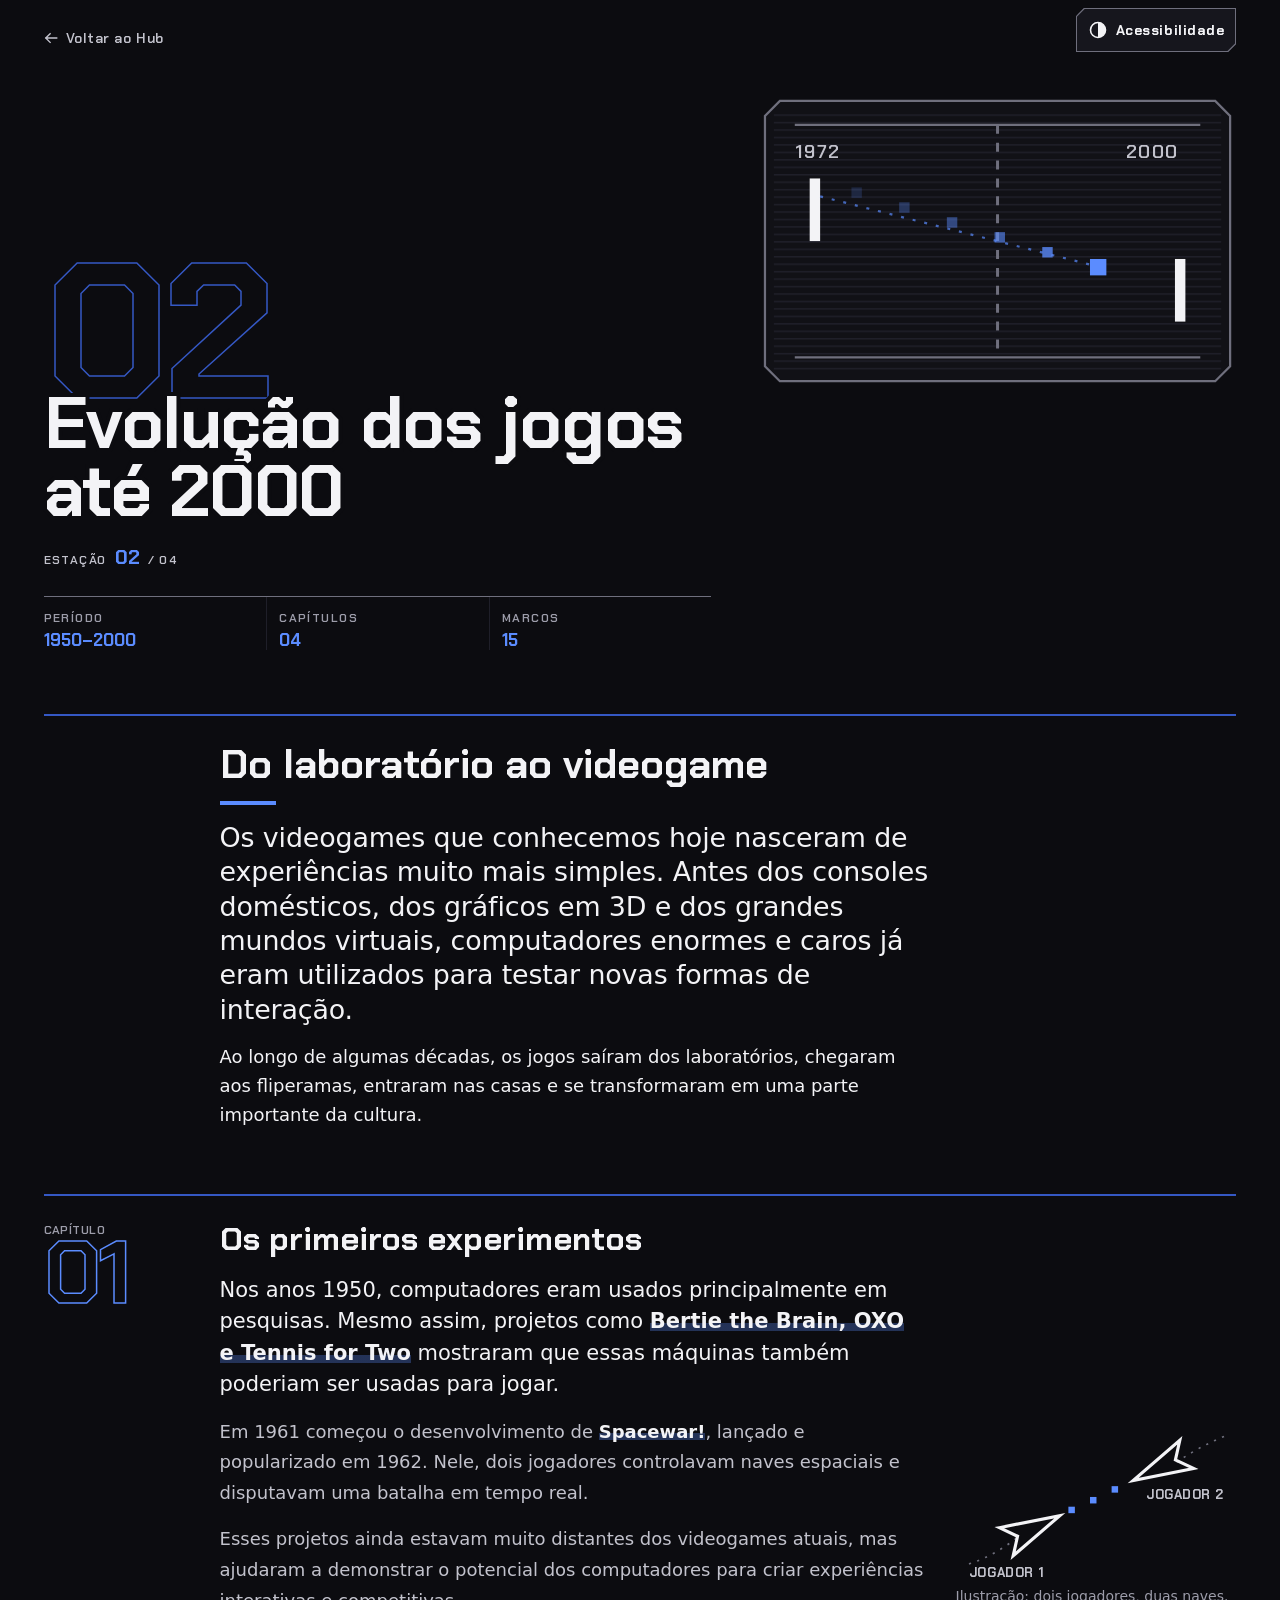
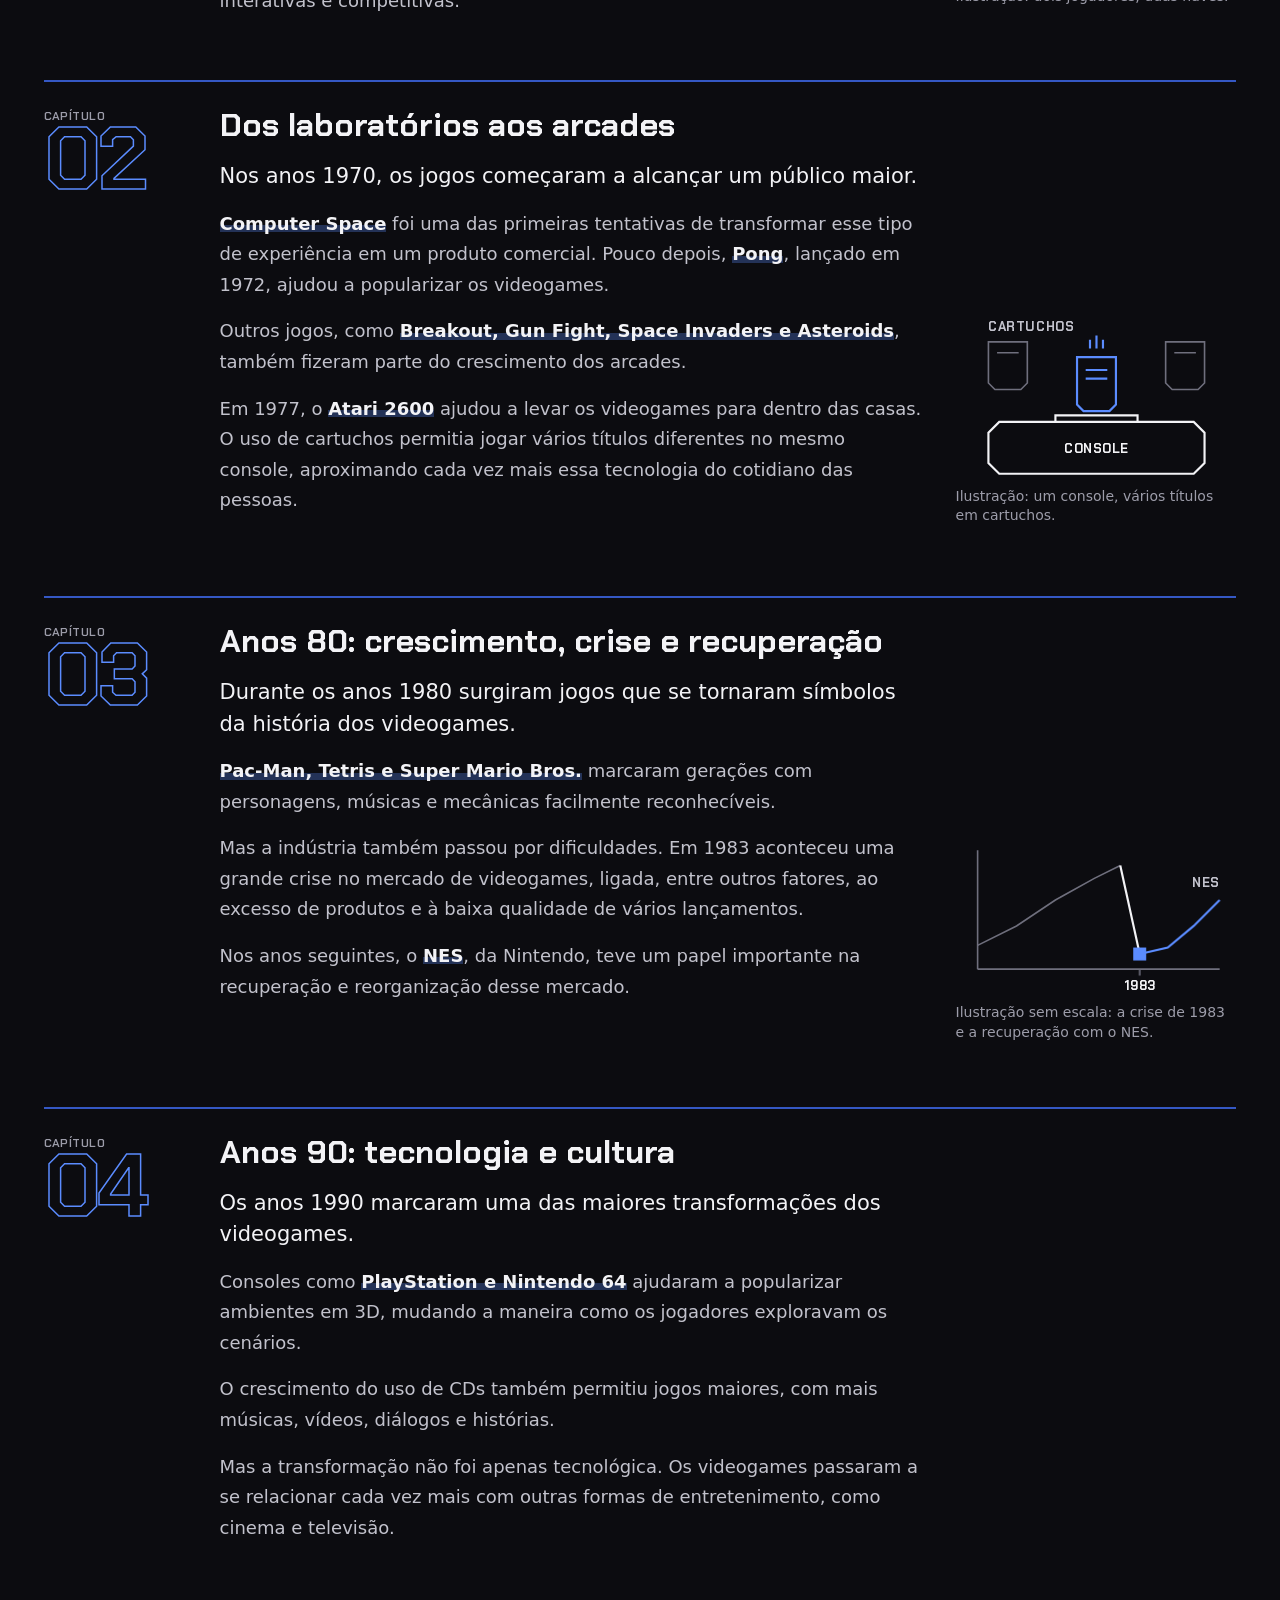
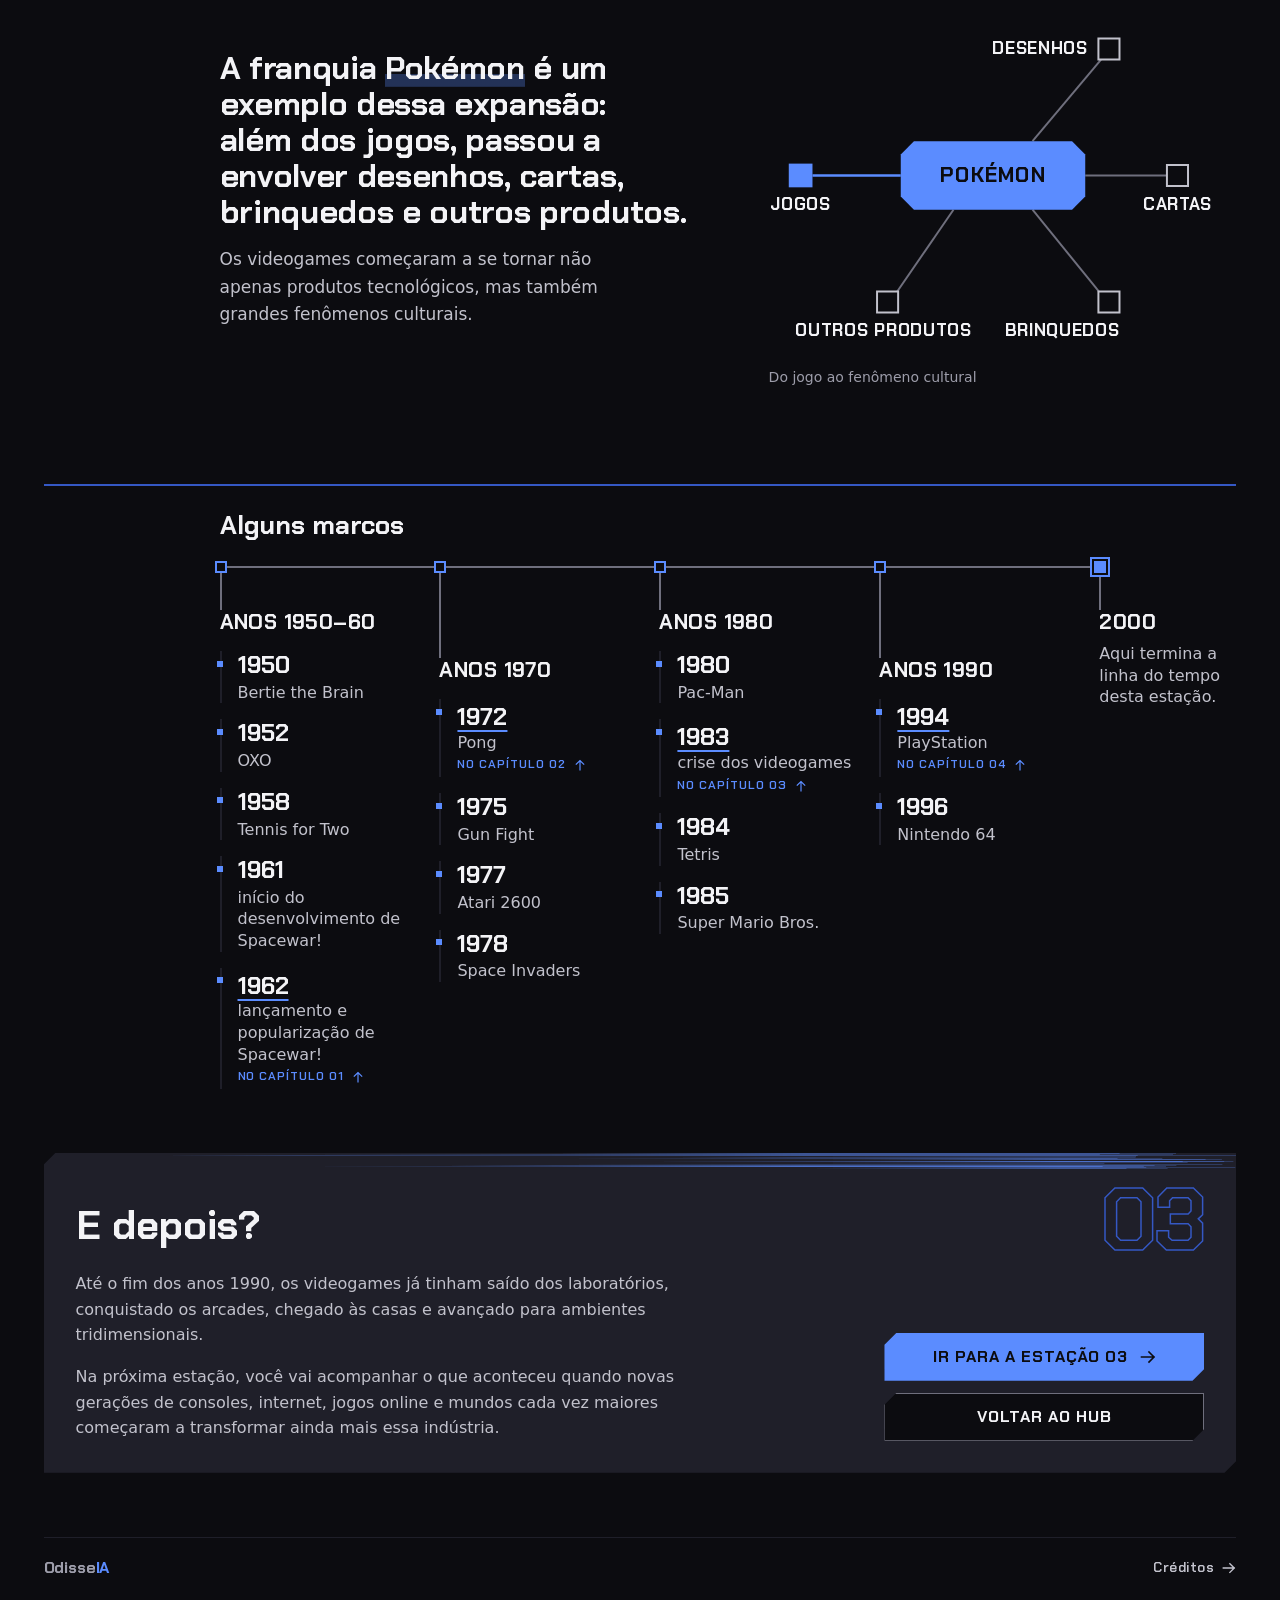
<file: estacao-2.html>
<!DOCTYPE html>
<html lang="pt-BR">
<head>
  <meta charset="UTF-8">
  <meta name="viewport" content="width=device-width, initial-scale=1.0">
  <title>OdisseIA — Estação 2</title>
  <meta name="description" content="Dos computadores de laboratório aos arcades, aos consoles domésticos e aos ambientes em 3D: a história dos videogames de 1950 a 2000.">

  <!-- Prévia de link (WhatsApp, Discord, redes): Open Graph e Twitter Cards. Mesma arte em todas as páginas. -->
  <meta property="og:type" content="website">
  <meta property="og:site_name" content="OdisseIA">
  <meta property="og:locale" content="pt_BR">
  <meta property="og:title" content="OdisseIA — Estação 2: Evolução dos jogos até 2000">
  <meta property="og:description" content="Dos computadores de laboratório aos arcades, aos consoles domésticos e aos ambientes em 3D: a história dos videogames de 1950 a 2000.">
  <meta property="og:url" content="https://pietroramosz.github.io/OdisseIA/estacao-2.html">
  <meta property="og:image" content="https://pietroramosz.github.io/OdisseIA/assets/img/og-odisseia.png">
  <meta property="og:image:type" content="image/png">
  <meta property="og:image:width" content="1200">
  <meta property="og:image:height" content="630">
  <meta property="og:image:alt" content="Arte do OdisseIA: o nome OdisseIA em destaque sobre fundo grafite, com a rota das quatro estações em azul descendo até a carta do X-B0T, em roxo.">
  <meta name="twitter:card" content="summary_large_image">
  <meta name="twitter:title" content="OdisseIA — Estação 2: Evolução dos jogos até 2000">
  <meta name="twitter:description" content="Dos computadores de laboratório aos arcades, aos consoles domésticos e aos ambientes em 3D: a história dos videogames de 1950 a 2000.">
  <meta name="twitter:image" content="https://pietroramosz.github.io/OdisseIA/assets/img/og-odisseia.png">
  <meta name="twitter:image:alt" content="Arte do OdisseIA: o nome OdisseIA em destaque sobre fundo grafite, com a rota das quatro estações em azul descendo até a carta do X-B0T, em roxo.">
  <link rel="icon" href="assets/img/favicon.svg" type="image/svg+xml">
  <link rel="icon" href="assets/img/favicon-32.png" type="image/png" sizes="32x32">
  <link rel="apple-touch-icon" href="assets/img/apple-touch-icon.png">
  <link rel="stylesheet" href="assets/css/style.css">
  <link rel="stylesheet" href="assets/css/paginas/estacao.css">
  <link rel="stylesheet" href="assets/css/paginas/estacao-modulos.css">
  <link rel="stylesheet" href="assets/css/paginas/estacao-editorial.css">
  <script src="assets/js/acessibilidade.js"></script>
</head>
<body class="pagina-estacao" data-estacao="2">
  <a class="pular" href="#conteudo-principal">Pular para o conteúdo</a>
  <main id="conteudo-principal" tabindex="-1">
    <div id="conteudo-estacao">
      <a class="terminal-voltar" href="hub.html"><span class="seta seta--voltar" aria-hidden="true"></span> Voltar ao Hub</a>
      <aside class="dossie-rota" aria-hidden="true">
        <p class="dossie-rota__titulo">ROTA</p>
        <ol class="dossie-rota__lista">
          <li class="dossie-rota__parada dossie-rota__parada--feita"><span class="dossie-rota__numero">01</span> IA NOS JOGOS</li>
          <li class="dossie-rota__parada dossie-rota__parada--atual"><span class="dossie-rota__numero">02</span> ATÉ 2000</li>
          <li class="dossie-rota__parada"><span class="dossie-rota__numero">03</span> 2001 → HOJE</li>
          <li class="dossie-rota__parada"><span class="dossie-rota__numero">04</span> X-B<span class="zero">0</span>T</li>
          <li class="dossie-rota__parada dossie-rota__parada--fim">CONCLUSÃO</li>
        </ol>
      </aside>
      <header class="dossie-capa">
        <span class="numeral-vazado dossie-capa__numeral" aria-hidden="true">02</span>
        <div class="dossie-capa__texto">
          <h1 class="titulo-estacao">Evolução dos jogos até 2000</h1>
          <p class="terminal-hero__rotulo">ESTAÇÃO <span class="terminal-hero__numero">02</span> / 04</p>
          <dl class="dossie-ficha">
            <div class="dossie-ficha__item"><dt>Período</dt><dd>1950–2000</dd></div>
            <div class="dossie-ficha__item"><dt>Capítulos</dt><dd>04</dd></div>
            <div class="dossie-ficha__item"><dt>Marcos</dt><dd>15</dd></div>
          </dl>
        </div>
        <div class="dossie-capa__arte" aria-hidden="true">
          <svg class="arte" viewBox="0 0 320 200" focusable="false">
            <defs>
              <pattern id="varredura" width="4" height="5" patternUnits="userSpaceOnUse"><path d="M0 0.5H4" class="arte__varredura"/></pattern>
            </defs>
            <path class="arte__tela" d="M14 6H306L316 16V184L306 194H14L4 184V16Z"/>
            <rect x="10" y="12" width="300" height="176" fill="url(#varredura)"/>
            <path class="arte__rede" d="M160 22V178"/>
            <path class="arte__borda" d="M24 22H296M24 178H296"/>
            <rect class="arte__solido" x="34" y="58" width="7" height="42"/>
            <rect class="arte__solido" x="279" y="112" width="7" height="42"/>
            <rect class="arte__rastro" style="--k: 0" x="62" y="64" width="7" height="7" opacity="0.18"/>
            <rect class="arte__rastro" style="--k: 1" x="94" y="74" width="7" height="7" opacity="0.3"/>
            <rect class="arte__rastro" style="--k: 2" x="126" y="84" width="7" height="7" opacity="0.45"/>
            <rect class="arte__rastro" style="--k: 3" x="158" y="94" width="7" height="7" opacity="0.6"/>
            <rect class="arte__rastro" style="--k: 4" x="190" y="104" width="7" height="7" opacity="0.78"/>
            <rect class="arte__bola" x="222" y="112" width="11" height="11"/>
            <path class="arte__trajetoria" d="M41 70L227 117"/>
            <text class="esquema__texto" x="24" y="44">1972</text>
            <text class="esquema__texto" x="246" y="44">2000</text>
          </svg>
        </div>
      </header>

      <section class="briefing">
        <h2 class="briefing__titulo">Do laboratório ao videogame</h2>
        <p>Os videogames que conhecemos hoje nasceram de experiências muito mais simples. Antes dos consoles domésticos, dos gráficos em 3D e dos grandes mundos virtuais, computadores enormes e caros já eram utilizados para testar novas formas de interação.</p>
        <p>Ao longo de algumas décadas, os jogos saíram dos laboratórios, chegaram aos fliperamas, entraram nas casas e se transformaram em uma parte importante da cultura.</p>
      </section>

      <section class="capitulo" id="cap-experimentos">
        <h2 class="capitulo__titulo">Os primeiros experimentos</h2>
        <p class="terminal-rotulo capitulo__rotulo">CAPÍTULO <span class="capitulo__numero">01</span></p>
        <div class="capitulo__corpo">
          <p>Nos anos 1950, computadores eram usados principalmente em pesquisas. Mesmo assim, projetos como <strong>Bertie the Brain, OXO e Tennis for Two</strong> mostraram que essas máquinas também poderiam ser usadas para jogar.</p>
          <p>Em 1961 começou o desenvolvimento de <strong>Spacewar!</strong>, lançado e popularizado em 1962. Nele, dois jogadores controlavam naves espaciais e disputavam uma batalha em tempo real.</p>
          <figure class="placa placa--duelo" style="--ancora: 2">
            <svg class="placa__svg" viewBox="0 0 260 150" aria-hidden="true" focusable="false">
              <path class="p-linha p-pontilhado" d="M12 136Q36 128 56 112M248 18Q224 28 204 42"/>
              <g transform="translate(70 104) rotate(-26) scale(1.45)"><path class="p-forte p-surgir" style="--i: 0" d="M-18 -10L20 0L-18 10L-10 0Z"/></g>
              <g transform="translate(190 46) rotate(154) scale(1.45)"><path class="p-forte p-surgir" style="--i: 1" d="M-18 -10L20 0L-18 10L-10 0Z"/></g>
              <path class="p-cheio p-surgir" style="--i: 2" d="M104 83h6v6h-6Z"/>
              <path class="p-cheio p-surgir" style="--i: 3" d="M124 74h6v6h-6Z"/>
              <path class="p-cheio p-surgir" style="--i: 4" d="M144 64h6v6h-6Z"/>
              <text class="p-texto" x="12" y="148">JOGADOR 1</text>
              <text class="p-texto p-texto--fim" x="248" y="76">JOGADOR 2</text>
            </svg>
            <figcaption class="placa__legenda">Ilustração: dois jogadores, duas naves.</figcaption>
          </figure>
          <p>Esses projetos ainda estavam muito distantes dos videogames atuais, mas ajudaram a demonstrar o potencial dos computadores para criar experiências interativas e competitivas.</p>
        </div>
      </section>

      <section class="capitulo" id="cap-arcades">
        <h2 class="capitulo__titulo">Dos laboratórios aos arcades</h2>
        <p class="terminal-rotulo capitulo__rotulo">CAPÍTULO <span class="capitulo__numero">02</span></p>
        <div class="capitulo__corpo">
          <p>Nos anos 1970, os jogos começaram a alcançar um público maior.</p>
          <p><strong>Computer Space</strong> foi uma das primeiras tentativas de transformar esse tipo de experiência em um produto comercial. Pouco depois, <strong>Pong</strong>, lançado em 1972, ajudou a popularizar os videogames.</p>
          <p>Outros jogos, como <strong>Breakout, Gun Fight, Space Invaders e Asteroids</strong>, também fizeram parte do crescimento dos arcades.</p>
          <p>Em 1977, o <strong>Atari 2600</strong> ajudou a levar os videogames para dentro das casas. O uso de cartuchos permitia jogar vários títulos diferentes no mesmo console, aproximando cada vez mais essa tecnologia do cotidiano das pessoas.</p>
          <figure class="placa placa--cartuchos" style="--ancora: 3">
            <svg class="placa__svg" viewBox="0 0 260 150" aria-hidden="true" focusable="false">
              <path class="p-forte p-tracar" pathLength="1" style="--i: 0" d="M40 98H220L230 108V136L220 146H40L30 136V108Z"/>
              <path class="p-forte" d="M92 98V92H168V98"/>
              <path class="p-linha p-surgir" style="--i: 1" d="M30 24H66V62L60 68H36L30 62Z"/>
              <path class="p-linha p-surgir" style="--i: 2" d="M194 24H230V62L224 68H200L194 62Z"/>
              <path class="p-ativa p-surgir" style="--i: 3" d="M112 38H148V82L142 88H118L112 82Z"/>
              <path class="p-ativa" d="M120 50H140M120 58H140"/>
              <path class="p-linha" d="M38 34H58M202 34H222"/>
              <path class="p-ativa" d="M124 30V22M130 30V18M136 30V22"/>
              <text class="p-texto p-texto--forte p-texto--meio" x="130" y="127">CONSOLE</text>
              <text class="p-texto" x="30" y="14">CARTUCHOS</text>
            </svg>
            <figcaption class="placa__legenda">Ilustração: um console, vários títulos em cartuchos.</figcaption>
          </figure>
        </div>
      </section>

      <section class="capitulo" id="cap-anos-80">
        <h2 class="capitulo__titulo">Anos 80: crescimento, crise e recuperação</h2>
        <p class="terminal-rotulo capitulo__rotulo">CAPÍTULO <span class="capitulo__numero">03</span></p>
        <div class="capitulo__corpo">
          <p>Durante os anos 1980 surgiram jogos que se tornaram símbolos da história dos videogames.</p>
          <p><strong>Pac-Man, Tetris e Super Mario Bros.</strong> marcaram gerações com personagens, músicas e mecânicas facilmente reconhecíveis.</p>
          <p>Mas a indústria também passou por dificuldades. Em 1983 aconteceu uma grande crise no mercado de videogames, ligada, entre outros fatores, ao excesso de produtos e à baixa qualidade de vários lançamentos.</p>
          <figure class="placa placa--crise" data-cena style="--ancora: 3">
            <svg class="placa__svg" viewBox="0 0 260 150" aria-hidden="true" focusable="false">
              <path class="p-linha" d="M20 126H244M20 126V16"/>
              <path class="p-linha cena__tracar" pathLength="1" style="--t: 0.2; --d: 1.2; --e: var(--cena-suave)" d="M20 104L56 86L92 62L128 42L152 30"/>
              <path class="p-forte cena__tracar" pathLength="1" style="--t: 1.4; --d: 0.45; --e: var(--cena-queda)" d="M152 30L170 112"/>
              <path class="p-cheio cena__surgir" style="--t: 1.85; --d: 0.3" d="M164 106h12v12h-12Z"/>
              <path class="p-linha cena__acender" style="--t: 1.85" d="M170 126V132"/>
              <text class="p-texto p-texto--forte p-texto--meio cena__acender" style="--t: 1.85" x="170" y="145">1983</text>
              <path class="p-ativa cena__tracar" pathLength="1" style="--t: 2.4; --d: 1.1; --e: var(--cena-suave)" d="M170 112L196 106L220 86L244 62"/>
              <text class="p-texto p-texto--fim cena__acender" style="--t: 3.3" x="244" y="50">NES</text>
            </svg>
            <figcaption class="placa__legenda">Ilustração sem escala: a crise de 1983 e a recuperação com o NES.</figcaption>
          </figure>
          <p>Nos anos seguintes, o <strong>NES</strong>, da Nintendo, teve um papel importante na recuperação e reorganização desse mercado.</p>
        </div>
      </section>

      <section class="capitulo" id="cap-anos-90">
        <h2 class="capitulo__titulo">Anos 90: tecnologia e cultura</h2>
        <p class="terminal-rotulo capitulo__rotulo">CAPÍTULO <span class="capitulo__numero">04</span></p>
        <div class="capitulo__corpo">
          <p>Os anos 1990 marcaram uma das maiores transformações dos videogames.</p>
          <p>Consoles como <strong>PlayStation e Nintendo 64</strong> ajudaram a popularizar ambientes em 3D, mudando a maneira como os jogadores exploravam os cenários.</p>
          <p>O crescimento do uso de CDs também permitiu jogos maiores, com mais músicas, vídeos, diálogos e histórias.</p>
          <p>Mas a transformação não foi apenas tecnológica. Os videogames passaram a se relacionar cada vez mais com outras formas de entretenimento, como cinema e televisão.</p>
          <div class="palco-editorial palco-editorial--cultura">
            <div class="palco-editorial__texto">
              <p class="palco-editorial__frase">A franquia <strong>Pokémon</strong> é um exemplo dessa expansão: além dos jogos, passou a envolver desenhos, cartas, brinquedos e outros produtos.</p>
              <p>Os videogames começaram a se tornar não apenas produtos tecnológicos, mas também grandes fenômenos culturais.</p>
            </div>
            <figure class="palco-editorial__arte">
              <svg class="placa__svg" viewBox="0 0 340 280" aria-hidden="true" focusable="false">
              <path class="p-ativa p-tracar" pathLength="1" style="--i: 1" d="M33 140H100"/>
              <path class="p-linha p-tracar" pathLength="1" style="--i: 3" d="M200 114L252 52"/>
              <path class="p-linha p-tracar" pathLength="1" style="--i: 4" d="M240 140H302"/>
              <path class="p-linha p-tracar" pathLength="1" style="--i: 5" d="M200 166L252 230"/>
              <path class="p-linha p-tracar" pathLength="1" style="--i: 6" d="M140 166L96 230"/>
              <path class="p-cheio p-surgir" style="--i: 0" d="M110 114H230L240 124V156L230 166H110L100 156V124Z"/>
              <text class="p-texto p-texto--sobre p-texto--meio p-texto--grande" x="170" y="145">POKÉMON</text>
              <path class="p-cheio p-surgir" style="--i: 0" d="M15 131h18v18h-18Z"/>
              <text class="p-texto p-texto--forte p-texto--meio" x="24" y="166">JOGOS</text>
              <g class="p-satelite p-surgir" style="--i: 4"><path class="p-no" d="M250 36h16v16h-16Z"/><text class="p-texto p-texto--forte p-texto--fim" x="242" y="48">DESENHOS</text></g>
              <g class="p-satelite p-surgir" style="--i: 5"><path class="p-no" d="M302 132h16v16h-16Z"/><text class="p-texto p-texto--forte p-texto--meio" x="310" y="166">CARTAS</text></g>
              <g class="p-satelite p-surgir" style="--i: 6"><path class="p-no" d="M250 228h16v16h-16Z"/><text class="p-texto p-texto--forte p-texto--fim" x="266" y="262">BRINQUEDOS</text></g>
              <g class="p-satelite p-surgir" style="--i: 7"><path class="p-no" d="M82 228h16v16h-16Z"/><text class="p-texto p-texto--forte" x="20" y="262">OUTROS PRODUTOS</text></g>
              </svg>
              <figcaption class="placa__legenda">Do jogo ao fenômeno cultural</figcaption>
            </figure>
          </div>
        </div>
      </section>

      <section class="linha-tempo" id="marcos">
        <h2 class="linha-tempo__titulo">Alguns marcos</h2>
        <ol class="rota-tempo rota-tempo--fim">
          <li class="epoca" style="--n: 5">
            <h3 class="epoca__nome">Anos 1950–60</h3>
            <ol class="marcos">
              <li class="marco"><strong class="marco__ano">1950</strong><span class="visualmente-oculto"> — </span><span class="marco__nome">Bertie the Brain</span></li>
              <li class="marco"><strong class="marco__ano">1952</strong><span class="visualmente-oculto"> — </span><span class="marco__nome">OXO</span></li>
              <li class="marco"><strong class="marco__ano">1958</strong><span class="visualmente-oculto"> — </span><span class="marco__nome">Tennis for Two</span></li>
              <li class="marco"><strong class="marco__ano">1961</strong><span class="visualmente-oculto"> — </span><span class="marco__nome">início do desenvolvimento de Spacewar!</span></li>
              <li class="marco marco--ligado"><a class="marco__link" href="#cap-experimentos"><strong class="marco__ano">1962</strong><span class="visualmente-oculto"> — </span><span class="marco__nome">lançamento e popularização de Spacewar!</span><span class="marco__destino">No capítulo 01 <span class="seta" aria-hidden="true"></span></span></a></li>
            </ol>
          </li>
          <li class="epoca" style="--n: 4">
            <h3 class="epoca__nome">Anos 1970</h3>
            <ol class="marcos">
              <li class="marco marco--ligado"><a class="marco__link" href="#cap-arcades"><strong class="marco__ano">1972</strong><span class="visualmente-oculto"> — </span><span class="marco__nome">Pong</span><span class="marco__destino">No capítulo 02 <span class="seta" aria-hidden="true"></span></span></a></li>
              <li class="marco"><strong class="marco__ano">1975</strong><span class="visualmente-oculto"> — </span><span class="marco__nome">Gun Fight</span></li>
              <li class="marco"><strong class="marco__ano">1977</strong><span class="visualmente-oculto"> — </span><span class="marco__nome">Atari 2600</span></li>
              <li class="marco"><strong class="marco__ano">1978</strong><span class="visualmente-oculto"> — </span><span class="marco__nome">Space Invaders</span></li>
            </ol>
          </li>
          <li class="epoca" style="--n: 4">
            <h3 class="epoca__nome">Anos 1980</h3>
            <ol class="marcos">
              <li class="marco"><strong class="marco__ano">1980</strong><span class="visualmente-oculto"> — </span><span class="marco__nome">Pac-Man</span></li>
              <li class="marco marco--ligado"><a class="marco__link" href="#cap-anos-80"><strong class="marco__ano">1983</strong><span class="visualmente-oculto"> — </span><span class="marco__nome">crise dos videogames</span><span class="marco__destino">No capítulo 03 <span class="seta" aria-hidden="true"></span></span></a></li>
              <li class="marco"><strong class="marco__ano">1984</strong><span class="visualmente-oculto"> — </span><span class="marco__nome">Tetris</span></li>
              <li class="marco"><strong class="marco__ano">1985</strong><span class="visualmente-oculto"> — </span><span class="marco__nome">Super Mario Bros.</span></li>
            </ol>
          </li>
          <li class="epoca" style="--n: 2">
            <h3 class="epoca__nome">Anos 1990</h3>
            <ol class="marcos">
              <li class="marco marco--ligado"><a class="marco__link" href="#cap-anos-90"><strong class="marco__ano">1994</strong><span class="visualmente-oculto"> — </span><span class="marco__nome">PlayStation</span><span class="marco__destino">No capítulo 04 <span class="seta" aria-hidden="true"></span></span></a></li>
              <li class="marco"><strong class="marco__ano">1996</strong><span class="visualmente-oculto"> — </span><span class="marco__nome">Nintendo 64</span></li>
            </ol>
          </li>
          <li class="epoca epoca--fim">
            <h3 class="epoca__nome">2000</h3>
            <p class="epoca__nota">Aqui termina a linha do tempo desta estação.</p>
          </li>
        </ol>
      </section>

      <section class="conexao">
        <span class="numeral-vazado conexao__numeral" aria-hidden="true">03</span>
        <h2 class="conexao__titulo">E depois?</h2>
        <p>Até o fim dos anos 1990, os videogames já tinham saído dos laboratórios, conquistado os arcades, chegado às casas e avançado para ambientes tridimensionais.</p>
        <p>Na próxima estação, você vai acompanhar o que aconteceu quando novas gerações de consoles, internet, jogos online e mundos cada vez maiores começaram a transformar ainda mais essa indústria.</p>
        <div class="conexao__acoes">
          <div class="conexao__avanco">
            <a class="botao botao--principal conexao__avancar" href="estacao-3.html"><span>Ir para a Estação 03</span><span class="seta" aria-hidden="true"></span></a>
          </div>
          <a class="botao conexao__voltar" href="hub.html">Voltar ao Hub</a>
        </div>
      </section>
    </div>
  </main>

  <footer class="rodape">
    <p class="rodape__marca">Odisse<span class="rodape__ia">IA</span></p>
    <a class="rodape__link" href="creditos.html">Créditos <span class="seta" aria-hidden="true"></span></a>
  </footer>

  <script src="assets/js/config.js"></script>
  <script src="assets/js/app.js"></script>
  <script src="assets/js/cenas.js"></script>
</body>
</html>
</file>
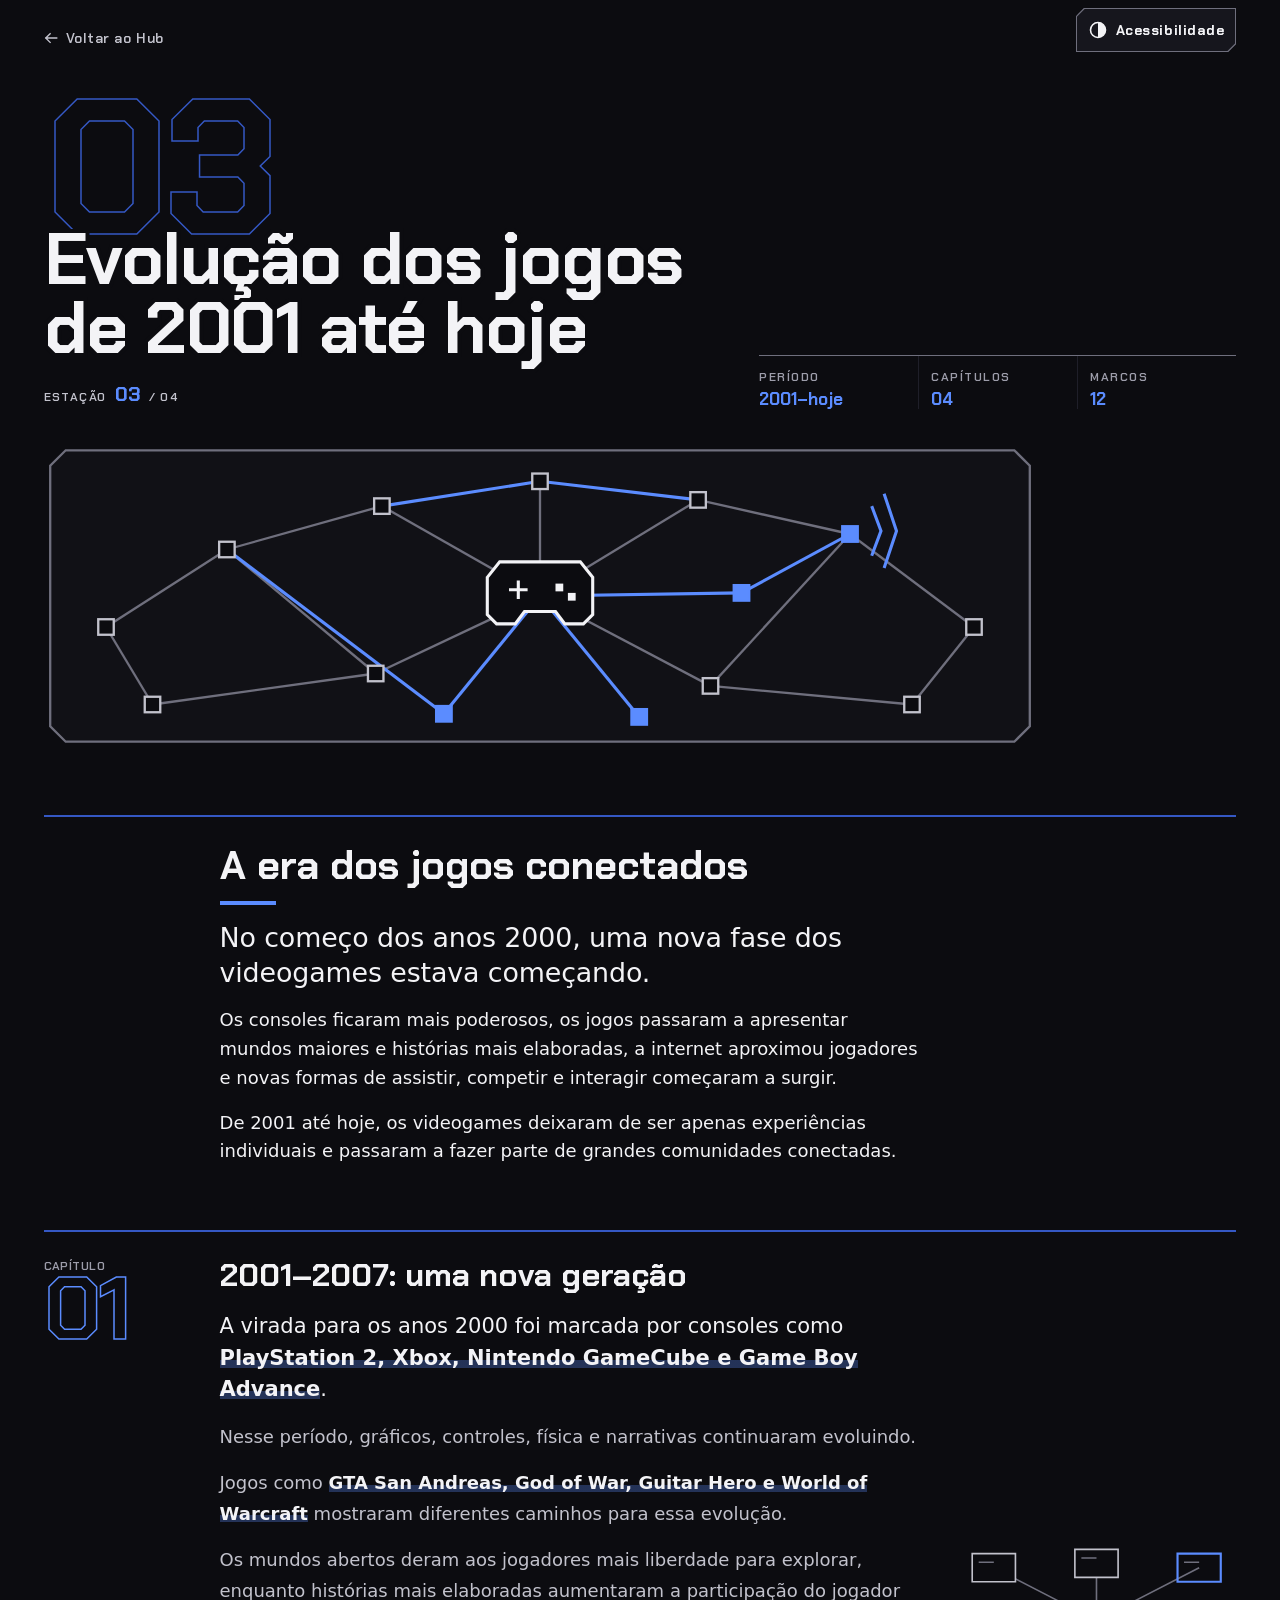
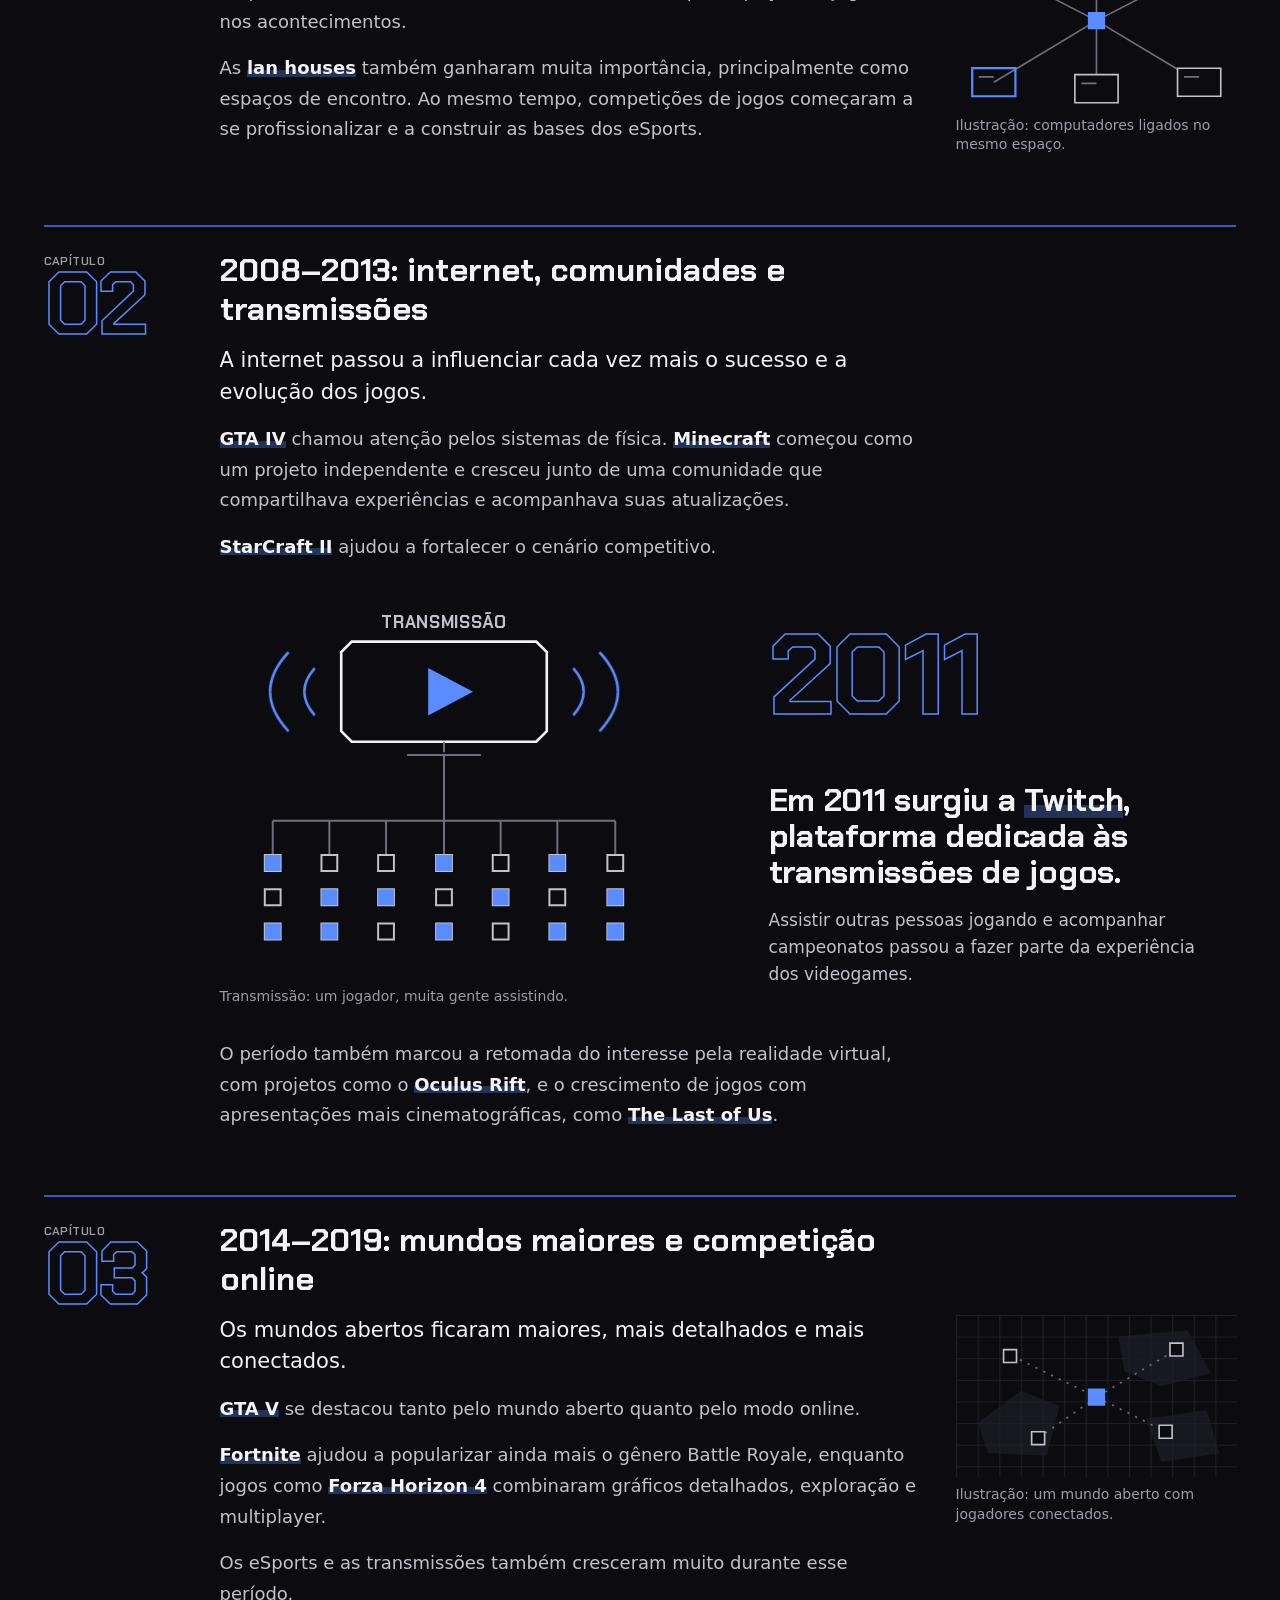
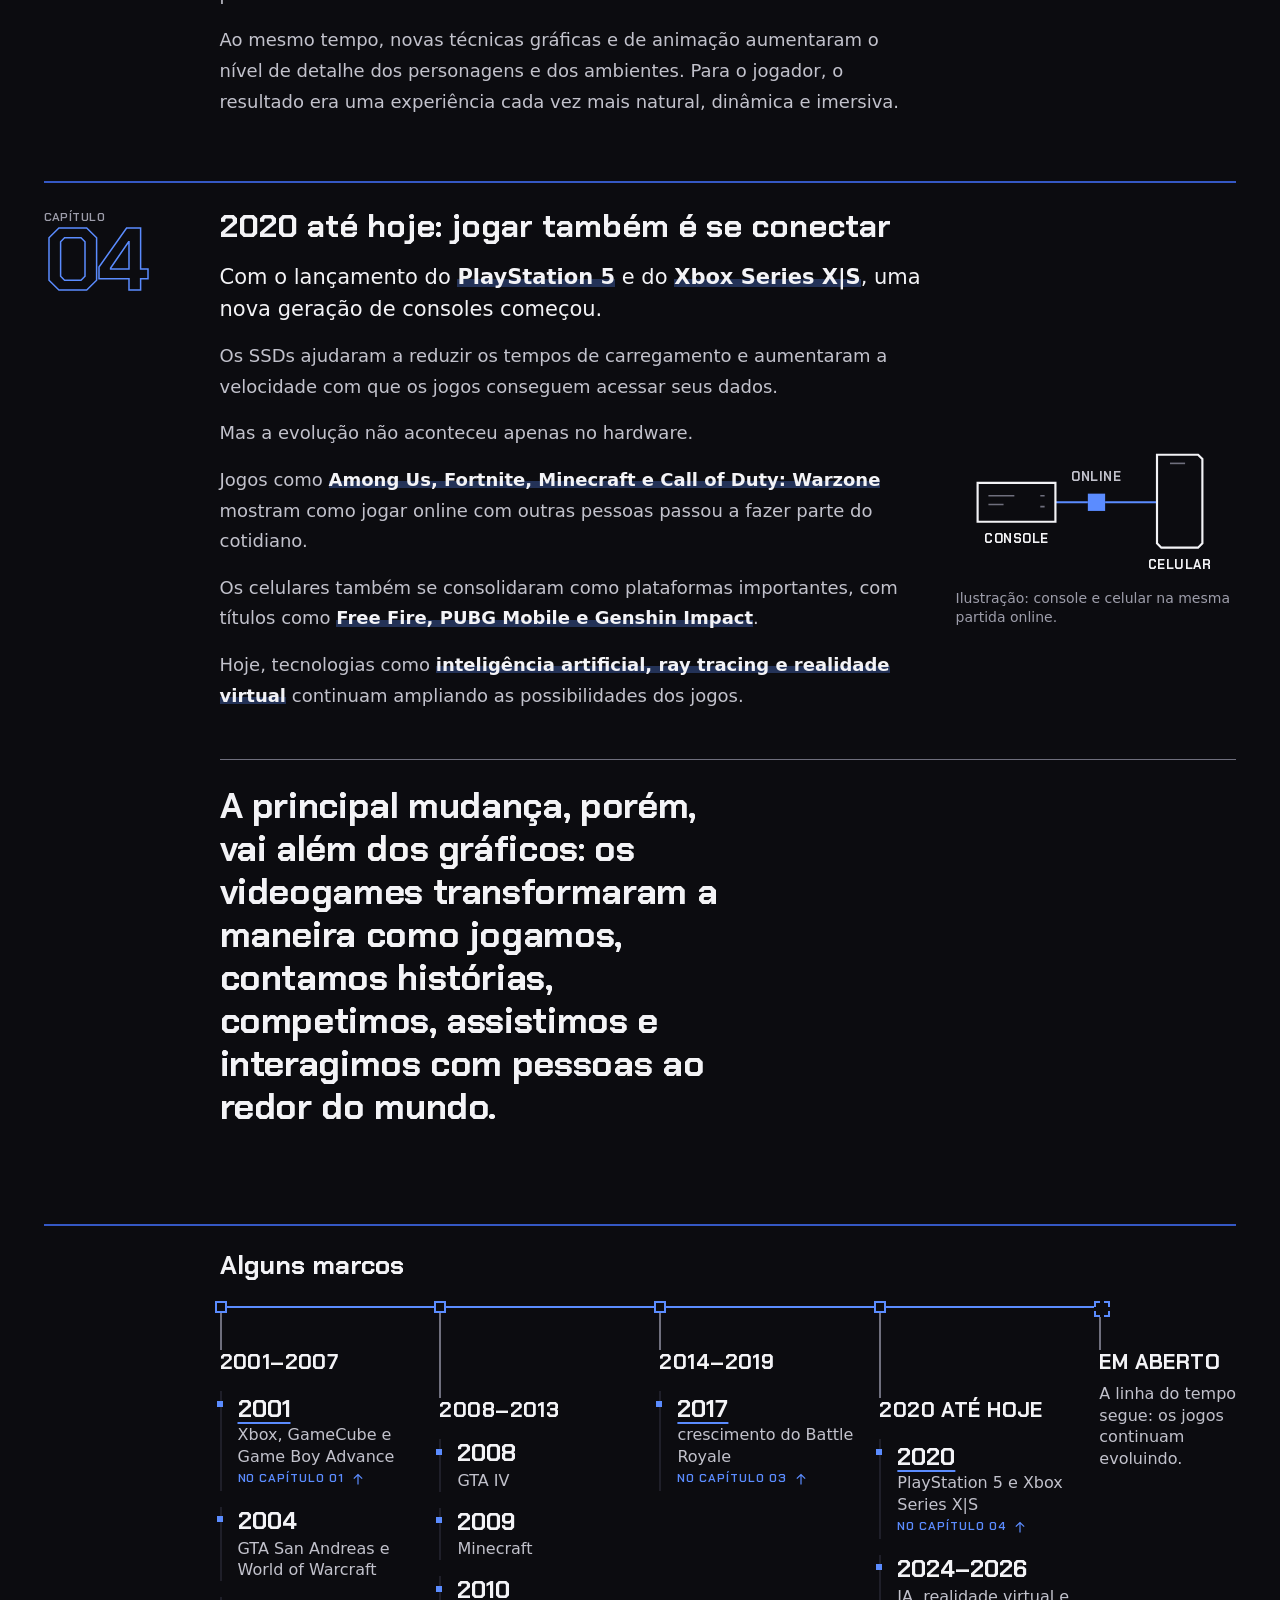
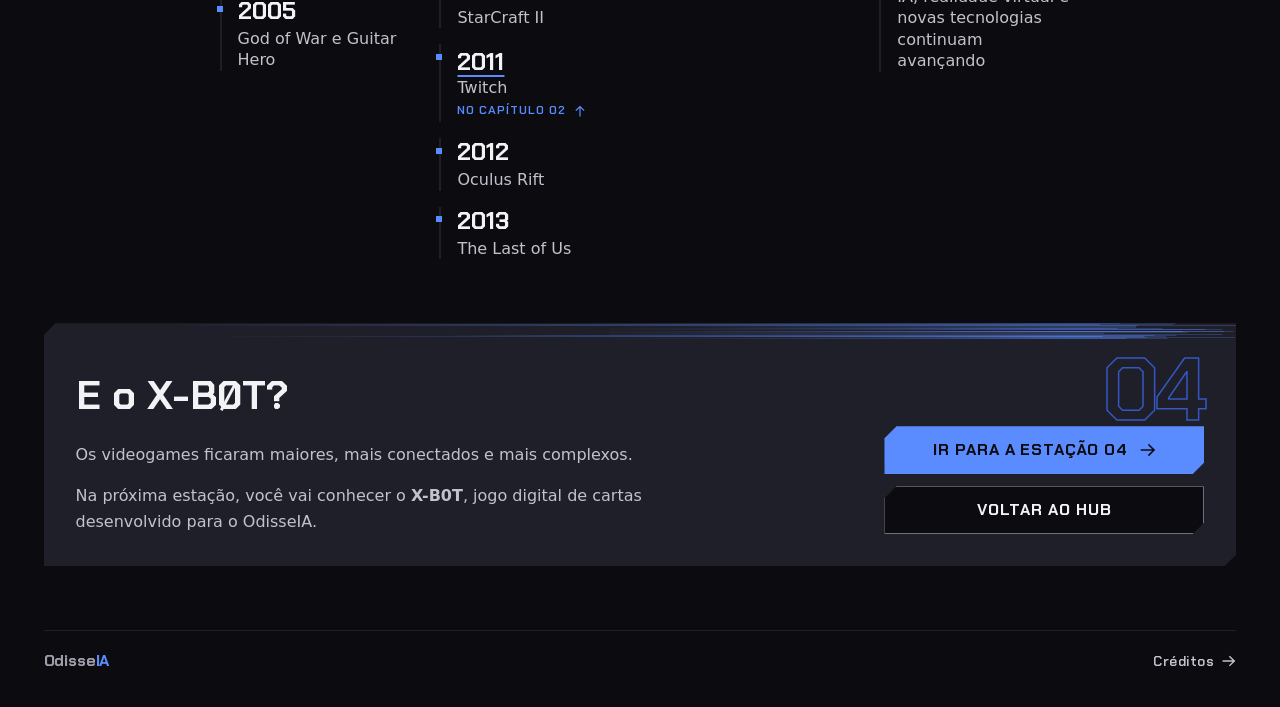
<file: estacao-3.html>
<!DOCTYPE html>
<html lang="pt-BR">
<head>
  <meta charset="UTF-8">
  <meta name="viewport" content="width=device-width, initial-scale=1.0">
  <title>OdisseIA — Estação 3</title>
  <meta name="description" content="Consoles mais poderosos, internet, comunidades e transmissões: como os videogames se tornaram uma experiência conectada.">

  <!-- Prévia de link (WhatsApp, Discord, redes): Open Graph e Twitter Cards. Mesma arte em todas as páginas. -->
  <meta property="og:type" content="website">
  <meta property="og:site_name" content="OdisseIA">
  <meta property="og:locale" content="pt_BR">
  <meta property="og:title" content="OdisseIA — Estação 3: Evolução dos jogos de 2001 até hoje">
  <meta property="og:description" content="Consoles mais poderosos, internet, comunidades e transmissões: como os videogames se tornaram uma experiência conectada.">
  <meta property="og:url" content="https://pietroramosz.github.io/OdisseIA/estacao-3.html">
  <meta property="og:image" content="https://pietroramosz.github.io/OdisseIA/assets/img/og-odisseia.png">
  <meta property="og:image:type" content="image/png">
  <meta property="og:image:width" content="1200">
  <meta property="og:image:height" content="630">
  <meta property="og:image:alt" content="Arte do OdisseIA: o nome OdisseIA em destaque sobre fundo grafite, com a rota das quatro estações em azul descendo até a carta do X-B0T, em roxo.">
  <meta name="twitter:card" content="summary_large_image">
  <meta name="twitter:title" content="OdisseIA — Estação 3: Evolução dos jogos de 2001 até hoje">
  <meta name="twitter:description" content="Consoles mais poderosos, internet, comunidades e transmissões: como os videogames se tornaram uma experiência conectada.">
  <meta name="twitter:image" content="https://pietroramosz.github.io/OdisseIA/assets/img/og-odisseia.png">
  <meta name="twitter:image:alt" content="Arte do OdisseIA: o nome OdisseIA em destaque sobre fundo grafite, com a rota das quatro estações em azul descendo até a carta do X-B0T, em roxo.">
  <link rel="icon" href="assets/img/favicon.svg" type="image/svg+xml">
  <link rel="icon" href="assets/img/favicon-32.png" type="image/png" sizes="32x32">
  <link rel="apple-touch-icon" href="assets/img/apple-touch-icon.png">
  <link rel="stylesheet" href="assets/css/style.css">
  <link rel="stylesheet" href="assets/css/paginas/estacao.css">
  <link rel="stylesheet" href="assets/css/paginas/estacao-modulos.css">
  <link rel="stylesheet" href="assets/css/paginas/estacao-editorial.css">
  <script src="assets/js/acessibilidade.js"></script>
</head>
<body class="pagina-estacao" data-estacao="3">
  <a class="pular" href="#conteudo-principal">Pular para o conteúdo</a>
  <main id="conteudo-principal" tabindex="-1">
    <div id="conteudo-estacao">
      <a class="terminal-voltar" href="hub.html"><span class="seta seta--voltar" aria-hidden="true"></span> Voltar ao Hub</a>
      <aside class="dossie-rota" aria-hidden="true">
        <p class="dossie-rota__titulo">ROTA</p>
        <ol class="dossie-rota__lista">
          <li class="dossie-rota__parada dossie-rota__parada--feita"><span class="dossie-rota__numero">01</span> IA NOS JOGOS</li>
          <li class="dossie-rota__parada dossie-rota__parada--feita"><span class="dossie-rota__numero">02</span> ATÉ 2000</li>
          <li class="dossie-rota__parada dossie-rota__parada--atual"><span class="dossie-rota__numero">03</span> 2001 → HOJE</li>
          <li class="dossie-rota__parada"><span class="dossie-rota__numero">04</span> X-B<span class="zero">0</span>T</li>
          <li class="dossie-rota__parada dossie-rota__parada--fim">CONCLUSÃO</li>
        </ol>
      </aside>
      <header class="dossie-capa">
        <span class="numeral-vazado dossie-capa__numeral" aria-hidden="true">03</span>
        <div class="dossie-capa__texto">
          <h1 class="titulo-estacao">Evolução dos jogos de 2001 até hoje</h1>
          <p class="terminal-hero__rotulo">ESTAÇÃO <span class="terminal-hero__numero">03</span> / 04</p>
          <dl class="dossie-ficha">
            <div class="dossie-ficha__item"><dt>Período</dt><dd>2001–hoje</dd></div>
            <div class="dossie-ficha__item"><dt>Capítulos</dt><dd>04</dd></div>
            <div class="dossie-ficha__item"><dt>Marcos</dt><dd>12</dd></div>
          </dl>
        </div>
        <div class="dossie-capa__arte" aria-hidden="true">
          <svg class="arte" viewBox="0 0 640 200" focusable="false">
            <path class="arte__tela" d="M14 6H626L636 16V184L626 194H14L4 184V16Z"/>
            <path class="arte__ligacao" pathLength="1" style="--t: 0.08; --d: 0.44" d="M320 100L320 26"/>
            <path class="arte__ligacao" pathLength="1" style="--t: 0.12; --d: 0.44" d="M320 100L218 42"/>
            <path class="arte__ligacao" pathLength="1" style="--t: 0.16; --d: 0.44" d="M320 100L422 38"/>
            <path class="arte__ligacao" pathLength="1" style="--t: 0.2; --d: 0.44" d="M320 100L214 150"/>
            <path class="arte__ligacao" pathLength="1" style="--t: 0.24; --d: 0.44" d="M320 100L430 158"/>
            <path class="arte__ligacao" pathLength="1" style="--t: 0.64; --d: 0.4" d="M218 42L118 70"/>
            <path class="arte__ligacao" pathLength="1" style="--t: 0.68; --d: 0.4" d="M214 150L118 70"/>
            <path class="arte__ligacao" pathLength="1" style="--t: 0.64; --d: 0.4" d="M422 38L520 60"/>
            <path class="arte__ligacao" pathLength="1" style="--t: 0.68; --d: 0.4" d="M430 158L520 60"/>
            <path class="arte__ligacao" pathLength="1" style="--t: 0.72; --d: 0.4" d="M214 150L70 170"/>
            <path class="arte__ligacao" pathLength="1" style="--t: 0.76; --d: 0.4" d="M430 158L560 170"/>
            <path class="arte__ligacao" pathLength="1" style="--t: 1; --d: 0.32" d="M118 70L40 120"/>
            <path class="arte__ligacao" pathLength="1" style="--t: 1; --d: 0.32" d="M520 60L600 120"/>
            <path class="arte__ligacao" pathLength="1" style="--t: 1.08; --d: 0.32" d="M40 120L70 170"/>
            <path class="arte__ligacao" pathLength="1" style="--t: 1.12; --d: 0.32" d="M560 170L600 120"/>
            <path class="arte__ligacao arte__ligacao--ativa" pathLength="1" style="--t: 1.52; --d: 0.36" d="M320 100L450 98"/>
            <path class="arte__ligacao arte__ligacao--ativa" pathLength="1" style="--t: 1.6; --d: 0.36" d="M320 100L384 178"/>
            <path class="arte__ligacao arte__ligacao--ativa" pathLength="1" style="--t: 1.68; --d: 0.36" d="M320 100L258 176"/>
            <path class="arte__ligacao arte__ligacao--ativa" pathLength="1" style="--t: 1.76; --d: 0.48" d="M218 42L320 26L422 38"/>
            <path class="arte__ligacao arte__ligacao--ativa" pathLength="1" style="--t: 1.92; --d: 0.32" d="M450 98L520 60"/>
            <path class="arte__ligacao arte__ligacao--ativa" pathLength="1" style="--t: 2; --d: 0.48" d="M258 176L118 70"/>
            <path class="arte__controle" d="M286 88L294 78H346L354 88V112L348 118H336L330 110H310L304 118H292L286 112Z"/>
            <path class="arte__traco-fino" d="M300 96H312M306 90V102"/>
            <rect class="arte__solido" x="330" y="92" width="5" height="5"/>
            <rect class="arte__solido" x="338" y="98" width="5" height="5"/>
            <rect class="arte__no" style="--t: 0.52" x="315" y="21" width="10" height="10"/>
            <rect class="arte__no" style="--t: 0.56" x="213" y="37" width="10" height="10"/>
            <rect class="arte__no" style="--t: 0.6" x="417" y="33" width="10" height="10"/>
            <rect class="arte__no" style="--t: 0.64" x="209" y="145" width="10" height="10"/>
            <rect class="arte__no" style="--t: 0.68" x="425" y="153" width="10" height="10"/>
            <rect class="arte__no" style="--t: 1" x="113" y="65" width="10" height="10"/>
            <rect class="arte__no" style="--t: 1.08" x="65" y="165" width="10" height="10"/>
            <rect class="arte__no" style="--t: 1.12" x="555" y="165" width="10" height="10"/>
            <rect class="arte__no" style="--t: 1.32" x="35" y="115" width="10" height="10"/>
            <rect class="arte__no" style="--t: 1.32" x="595" y="115" width="10" height="10"/>
            <rect class="arte__no arte__no--ativo" style="--t: 1.04; --ac: 2.24" x="515" y="55" width="10" height="10"/>
            <rect class="arte__no arte__no--ativo" style="--t: 2.04; --ac: 2.04" x="253" y="171" width="10" height="10"/>
            <rect class="arte__no arte__no--ativo" style="--t: 1.96; --ac: 1.96" x="379" y="173" width="10" height="10"/>
            <rect class="arte__no arte__no--ativo" style="--t: 1.88; --ac: 1.88" x="445" y="93" width="10" height="10"/>
            <path class="arte__sinal" d="M534 42L540 58L534 74M542 34L550 58L542 82"/>
          </svg>
        </div>
      </header>

      <section class="briefing">
        <h2 class="briefing__titulo">A era dos jogos conectados</h2>
        <p>No começo dos anos 2000, uma nova fase dos videogames estava começando.</p>
        <p>Os consoles ficaram mais poderosos, os jogos passaram a apresentar mundos maiores e histórias mais elaboradas, a internet aproximou jogadores e novas formas de assistir, competir e interagir começaram a surgir.</p>
        <p>De 2001 até hoje, os videogames deixaram de ser apenas experiências individuais e passaram a fazer parte de grandes comunidades conectadas.</p>
      </section>

      <section class="capitulo" id="cap-nova-geracao">
        <h2 class="capitulo__titulo">2001–2007: uma nova geração</h2>
        <p class="terminal-rotulo capitulo__rotulo">CAPÍTULO <span class="capitulo__numero">01</span></p>
        <div class="capitulo__corpo">
          <p>A virada para os anos 2000 foi marcada por consoles como <strong>PlayStation 2, Xbox, Nintendo GameCube e Game Boy Advance</strong>.</p>
          <p>Nesse período, gráficos, controles, física e narrativas continuaram evoluindo.</p>
          <p>Jogos como <strong>GTA San Andreas, God of War, Guitar Hero e World of Warcraft</strong> mostraram diferentes caminhos para essa evolução.</p>
          <p>Os mundos abertos deram aos jogadores mais liberdade para explorar, enquanto histórias mais elaboradas aumentaram a participação do jogador nos acontecimentos.</p>
          <p>As <strong>lan houses</strong> também ganharam muita importância, principalmente como espaços de encontro. Ao mesmo tempo, competições de jogos começaram a se profissionalizar e a construir as bases dos eSports.</p>
          <figure class="placa placa--lan" style="--ancora: 4">
            <svg class="placa__svg" viewBox="0 0 260 150" aria-hidden="true" focusable="false">
              <path class="p-linha p-tracar" pathLength="1" style="--i: 0" d="M130 70L35 21M130 70L130 17M130 70L225 21M130 70L35 127M130 70L130 133M130 70L225 127"/>
              <path class="p-no p-surgir" style="--i: 1" d="M15 8h40v26h-40Z"/>
              <path class="p-no p-surgir" style="--i: 2" d="M110 4h40v26h-40Z"/>
              <path class="p-ativa p-surgir" style="--i: 3" d="M205 8h40v26h-40Z"/>
              <path class="p-ativa p-surgir" style="--i: 4" d="M15 114h40v26h-40Z"/>
              <path class="p-no p-surgir" style="--i: 5" d="M110 120h40v26h-40Z"/>
              <path class="p-no p-surgir" style="--i: 6" d="M205 114h40v26h-40Z"/>
              <path class="p-linha" d="M21 16h14M116 12h14M211 16h14M21 122h14M116 128h14M211 122h14"/>
              <path class="p-cheio p-surgir" style="--i: 0" d="M122 62h16v16h-16Z"/>
            </svg>
            <figcaption class="placa__legenda">Ilustração: computadores ligados no mesmo espaço.</figcaption>
          </figure>
        </div>
      </section>

      <section class="capitulo" id="cap-internet">
        <h2 class="capitulo__titulo">2008–2013: internet, comunidades e transmissões</h2>
        <p class="terminal-rotulo capitulo__rotulo">CAPÍTULO <span class="capitulo__numero">02</span></p>
        <div class="capitulo__corpo">
          <p>A internet passou a influenciar cada vez mais o sucesso e a evolução dos jogos.</p>
          <p><strong>GTA IV</strong> chamou atenção pelos sistemas de física. <strong>Minecraft</strong> começou como um projeto independente e cresceu junto de uma comunidade que compartilhava experiências e acompanhava suas atualizações.</p>
          <p><strong>StarCraft II</strong> ajudou a fortalecer o cenário competitivo.</p>
          <div class="palco-editorial palco-editorial--transmissao">
            <span class="numeral-vazado palco-editorial__numeral" aria-hidden="true">2011</span>
            <div class="palco-editorial__texto">
              <p class="palco-editorial__frase">Em 2011 surgiu a <strong>Twitch</strong>, plataforma dedicada às transmissões de jogos.</p>
              <p>Assistir outras pessoas jogando e acompanhar campeonatos passou a fazer parte da experiência dos videogames.</p>
            </div>
            <figure class="palco-editorial__arte" data-cena>
              <svg class="placa__svg" viewBox="0 0 340 280" aria-hidden="true" focusable="false">
              <path class="p-forte p-surgir" style="--i: 0" d="M100 24H240L248 32V92L240 100H100L92 92V32Z"/>
              <path class="p-cheio p-surgir" style="--i: 1" d="M158 44V80L192 62Z"/>
              <path class="p-linha" d="M170 100V108M142 110H198"/>
              <path class="p-ativa cena__onda" pathLength="1" style="--t: 0.3; --d: 0.8" d="M64 62Q64 53 72 44"/>
              <path class="p-ativa cena__onda" pathLength="1" style="--t: 0.3; --d: 0.8" d="M64 62Q64 71 72 80"/>
              <path class="p-ativa cena__onda" pathLength="1" style="--t: 0.3; --d: 0.8" d="M276 62Q276 53 268 44"/>
              <path class="p-ativa cena__onda" pathLength="1" style="--t: 0.3; --d: 0.8" d="M276 62Q276 71 268 80"/>
              <path class="p-ativa cena__onda" pathLength="1" style="--t: 0.75; --d: 0.9" d="M38 62Q38 47 52 32"/>
              <path class="p-ativa cena__onda" pathLength="1" style="--t: 0.75; --d: 0.9" d="M38 62Q38 77 52 92"/>
              <path class="p-ativa cena__onda" pathLength="1" style="--t: 0.75; --d: 0.9" d="M302 62Q302 47 288 32"/>
              <path class="p-ativa cena__onda" pathLength="1" style="--t: 0.75; --d: 0.9" d="M302 62Q302 77 288 92"/>
              <path class="p-linha p-tracar" pathLength="1" style="--i: 2" d="M170 110V160M40 160H300M40 160V186M83 160V186M126 160V186M170 160V186M213 160V186M256 160V186M300 160V186"/>
              <path class="p-no" d="M34 186h12v12h-12ZM77 186h12v12h-12ZM120 186h12v12h-12ZM164 186h12v12h-12ZM207 186h12v12h-12ZM250 186h12v12h-12ZM294 186h12v12h-12ZM34 212h12v12h-12ZM77 212h12v12h-12ZM120 212h12v12h-12ZM164 212h12v12h-12ZM207 212h12v12h-12ZM250 212h12v12h-12ZM294 212h12v12h-12ZM34 238h12v12h-12ZM77 238h12v12h-12ZM120 238h12v12h-12ZM164 238h12v12h-12ZM207 238h12v12h-12ZM250 238h12v12h-12ZM294 238h12v12h-12Z"/>
              <path class="p-cheio p-acender" style="--i: 3" d="M34 186h12v12h-12ZM120 212h12v12h-12ZM250 238h12v12h-12ZM294 212h12v12h-12Z"/>
              <path class="p-cheio p-acender" style="--i: 5" d="M77 238h12v12h-12ZM164 186h12v12h-12ZM207 212h12v12h-12ZM34 238h12v12h-12Z"/>
              <path class="p-cheio p-acender" style="--i: 7" d="M164 238h12v12h-12ZM250 186h12v12h-12ZM77 212h12v12h-12ZM294 238h12v12h-12Z"/>
              <text class="p-texto p-texto--meio" x="170" y="14">TRANSMISSÃO</text>
              </svg>
              <figcaption class="placa__legenda">Transmissão: um jogador, muita gente assistindo.</figcaption>
            </figure>
          </div>
          <p>O período também marcou a retomada do interesse pela realidade virtual, com projetos como o <strong>Oculus Rift</strong>, e o crescimento de jogos com apresentações mais cinematográficas, como <strong>The Last of Us</strong>.</p>
        </div>
      </section>

      <section class="capitulo" id="cap-mundos-maiores">
        <h2 class="capitulo__titulo">2014–2019: mundos maiores e competição online</h2>
        <p class="terminal-rotulo capitulo__rotulo">CAPÍTULO <span class="capitulo__numero">03</span></p>
        <div class="capitulo__corpo">
          <p>Os mundos abertos ficaram maiores, mais detalhados e mais conectados.</p>
          <figure class="placa placa--mundo" style="--ancora: 1">
            <svg class="placa__svg" viewBox="0 0 260 150" aria-hidden="true" focusable="false">
              <defs><pattern id="grade-mundo" width="20" height="20" patternUnits="userSpaceOnUse"><path d="M20 0.5H0.5V20" class="p-grade"/></pattern></defs>
              <path d="M0 0H260V150H0Z" fill="url(#grade-mundo)"/>
              <path class="p-terreno" d="M20 100L60 70L96 84L84 130L30 128ZM150 20L214 14L236 54L190 66L156 52ZM176 96L232 88L244 128L190 136Z"/>
              <path class="p-linha p-pontilhado" d="M52 38L130 76L204 32M130 76L76 114M130 76L194 108"/>
              <path class="p-no p-surgir" style="--i: 0" d="M44 32h12v12h-12Z"/>
              <path class="p-no p-surgir" style="--i: 1" d="M198 26h12v12h-12Z"/>
              <path class="p-no p-surgir" style="--i: 2" d="M70 108h12v12h-12Z"/>
              <path class="p-no p-surgir" style="--i: 3" d="M188 102h12v12h-12Z"/>
              <path class="p-cheio p-surgir" style="--i: 4" d="M122 68h16v16h-16Z"/>
            </svg>
            <figcaption class="placa__legenda">Ilustração: um mundo aberto com jogadores conectados.</figcaption>
          </figure>
          <p><strong>GTA V</strong> se destacou tanto pelo mundo aberto quanto pelo modo online.</p>
          <p><strong>Fortnite</strong> ajudou a popularizar ainda mais o gênero Battle Royale, enquanto jogos como <strong>Forza Horizon 4</strong> combinaram gráficos detalhados, exploração e multiplayer.</p>
          <p>Os eSports e as transmissões também cresceram muito durante esse período.</p>
          <p>Ao mesmo tempo, novas técnicas gráficas e de animação aumentaram o nível de detalhe dos personagens e dos ambientes. Para o jogador, o resultado era uma experiência cada vez mais natural, dinâmica e imersiva.</p>
        </div>
      </section>

      <section class="capitulo" id="cap-hoje">
        <h2 class="capitulo__titulo">2020 até hoje: jogar também é se conectar</h2>
        <p class="terminal-rotulo capitulo__rotulo">CAPÍTULO <span class="capitulo__numero">04</span></p>
        <div class="capitulo__corpo">
          <p>Com o lançamento do <strong>PlayStation 5</strong> e do <strong>Xbox Series X|S</strong>, uma nova geração de consoles começou.</p>
          <p>Os SSDs ajudaram a reduzir os tempos de carregamento e aumentaram a velocidade com que os jogos conseguem acessar seus dados.</p>
          <p>Mas a evolução não aconteceu apenas no hardware.</p>
          <p>Jogos como <strong>Among Us, Fortnite, Minecraft e Call of Duty: Warzone</strong> mostram como jogar online com outras pessoas passou a fazer parte do cotidiano.</p>
          <figure class="placa placa--dispositivos" style="--ancora: 3">
            <svg class="placa__svg" viewBox="0 0 260 150" aria-hidden="true" focusable="false">
              <path class="p-ativa p-tracar" pathLength="1" style="--i: 0" d="M92 78H122M138 78H186"/>
              <path class="p-forte p-surgir" style="--i: 1" d="M20 60H92V96H20Z"/>
              <path class="p-linha" d="M30 72H54M30 80H44"/>
              <path class="p-linha" d="M78 72H82M78 82H82"/>
              <path class="p-forte p-surgir" style="--i: 2" d="M186 34H224L228 38V116L224 120H190L186 116Z"/>
              <path class="p-linha" d="M198 42H212"/>
              <path class="p-cheio p-surgir" style="--i: 3" d="M122 70h16v16h-16Z"/>
              <text class="p-texto p-texto--meio" x="130" y="58">ONLINE</text>
              <text class="p-texto p-texto--forte p-texto--meio" x="56" y="116">CONSOLE</text>
              <text class="p-texto p-texto--forte p-texto--meio" x="207" y="140">CELULAR</text>
            </svg>
            <figcaption class="placa__legenda">Ilustração: console e celular na mesma partida online.</figcaption>
          </figure>
          <p>Os celulares também se consolidaram como plataformas importantes, com títulos como <strong>Free Fire, PUBG Mobile e Genshin Impact</strong>.</p>
          <p>Hoje, tecnologias como <strong>inteligência artificial, ray tracing e realidade virtual</strong> continuam ampliando as possibilidades dos jogos.</p>
          <div class="palco-editorial palco-editorial--fecho">
            <p class="palco-editorial__frase">A principal mudança, porém, vai além dos gráficos: os videogames transformaram a maneira como jogamos, contamos histórias, competimos, assistimos e interagimos com pessoas ao redor do mundo.</p>
          </div>
        </div>
      </section>

      <section class="linha-tempo" id="marcos">
        <h2 class="linha-tempo__titulo">Alguns marcos</h2>
        <ol class="rota-tempo rota-tempo--fim">
          <li class="epoca" style="--n: 3">
            <h3 class="epoca__nome">2001–2007</h3>
            <ol class="marcos">
              <li class="marco marco--ligado"><a class="marco__link" href="#cap-nova-geracao"><strong class="marco__ano">2001</strong><span class="visualmente-oculto"> — </span><span class="marco__nome">Xbox, GameCube e Game Boy Advance</span><span class="marco__destino">No capítulo 01 <span class="seta" aria-hidden="true"></span></span></a></li>
              <li class="marco"><strong class="marco__ano">2004</strong><span class="visualmente-oculto"> — </span><span class="marco__nome">GTA San Andreas e World of Warcraft</span></li>
              <li class="marco"><strong class="marco__ano">2005</strong><span class="visualmente-oculto"> — </span><span class="marco__nome">God of War e Guitar Hero</span></li>
            </ol>
          </li>
          <li class="epoca" style="--n: 6">
            <h3 class="epoca__nome">2008–2013</h3>
            <ol class="marcos">
              <li class="marco"><strong class="marco__ano">2008</strong><span class="visualmente-oculto"> — </span><span class="marco__nome">GTA IV</span></li>
              <li class="marco"><strong class="marco__ano">2009</strong><span class="visualmente-oculto"> — </span><span class="marco__nome">Minecraft</span></li>
              <li class="marco"><strong class="marco__ano">2010</strong><span class="visualmente-oculto"> — </span><span class="marco__nome">StarCraft II</span></li>
              <li class="marco marco--ligado"><a class="marco__link" href="#cap-internet"><strong class="marco__ano">2011</strong><span class="visualmente-oculto"> — </span><span class="marco__nome">Twitch</span><span class="marco__destino">No capítulo 02 <span class="seta" aria-hidden="true"></span></span></a></li>
              <li class="marco"><strong class="marco__ano">2012</strong><span class="visualmente-oculto"> — </span><span class="marco__nome">Oculus Rift</span></li>
              <li class="marco"><strong class="marco__ano">2013</strong><span class="visualmente-oculto"> — </span><span class="marco__nome">The Last of Us</span></li>
            </ol>
          </li>
          <li class="epoca" style="--n: 1">
            <h3 class="epoca__nome">2014–2019</h3>
            <ol class="marcos">
              <li class="marco marco--ligado"><a class="marco__link" href="#cap-mundos-maiores"><strong class="marco__ano">2017</strong><span class="visualmente-oculto"> — </span><span class="marco__nome">crescimento do Battle Royale</span><span class="marco__destino">No capítulo 03 <span class="seta" aria-hidden="true"></span></span></a></li>
            </ol>
          </li>
          <li class="epoca" style="--n: 2">
            <h3 class="epoca__nome">2020 até hoje</h3>
            <ol class="marcos">
              <li class="marco marco--ligado"><a class="marco__link" href="#cap-hoje"><strong class="marco__ano">2020</strong><span class="visualmente-oculto"> — </span><span class="marco__nome">PlayStation 5 e Xbox Series X|S</span><span class="marco__destino">No capítulo 04 <span class="seta" aria-hidden="true"></span></span></a></li>
              <li class="marco"><strong class="marco__ano">2024–2026</strong><span class="visualmente-oculto"> — </span><span class="marco__nome">IA, realidade virtual e novas tecnologias continuam avançando</span></li>
            </ol>
          </li>
          <li class="epoca epoca--fim epoca--aberta">
            <h3 class="epoca__nome">Em aberto</h3>
            <p class="epoca__nota">A linha do tempo segue: os jogos continuam evoluindo.</p>
          </li>
        </ol>
      </section>

      <section class="conexao">
        <span class="numeral-vazado conexao__numeral" aria-hidden="true">04</span>
        <h2 class="conexao__titulo">E o X-B<span class="zero">0</span>T?</h2>
        <p>Os videogames ficaram maiores, mais conectados e mais complexos.</p>
        <p>Na próxima estação, você vai conhecer o <strong>X-B0T</strong>, jogo digital de cartas desenvolvido para o OdisseIA.</p>
        <div class="conexao__acoes">
          <div class="conexao__avanco">
            <a class="botao botao--principal conexao__avancar" href="estacao-4.html"><span>Ir para a Estação 04</span><span class="seta" aria-hidden="true"></span></a>
          </div>
          <a class="botao conexao__voltar" href="hub.html">Voltar ao Hub</a>
        </div>
      </section>
    </div>
  </main>

  <footer class="rodape">
    <p class="rodape__marca">Odisse<span class="rodape__ia">IA</span></p>
    <a class="rodape__link" href="creditos.html">Créditos <span class="seta" aria-hidden="true"></span></a>
  </footer>

  <script src="assets/js/config.js"></script>
  <script src="assets/js/app.js"></script>
  <script src="assets/js/cenas.js"></script>
</body>
</html>
</file>
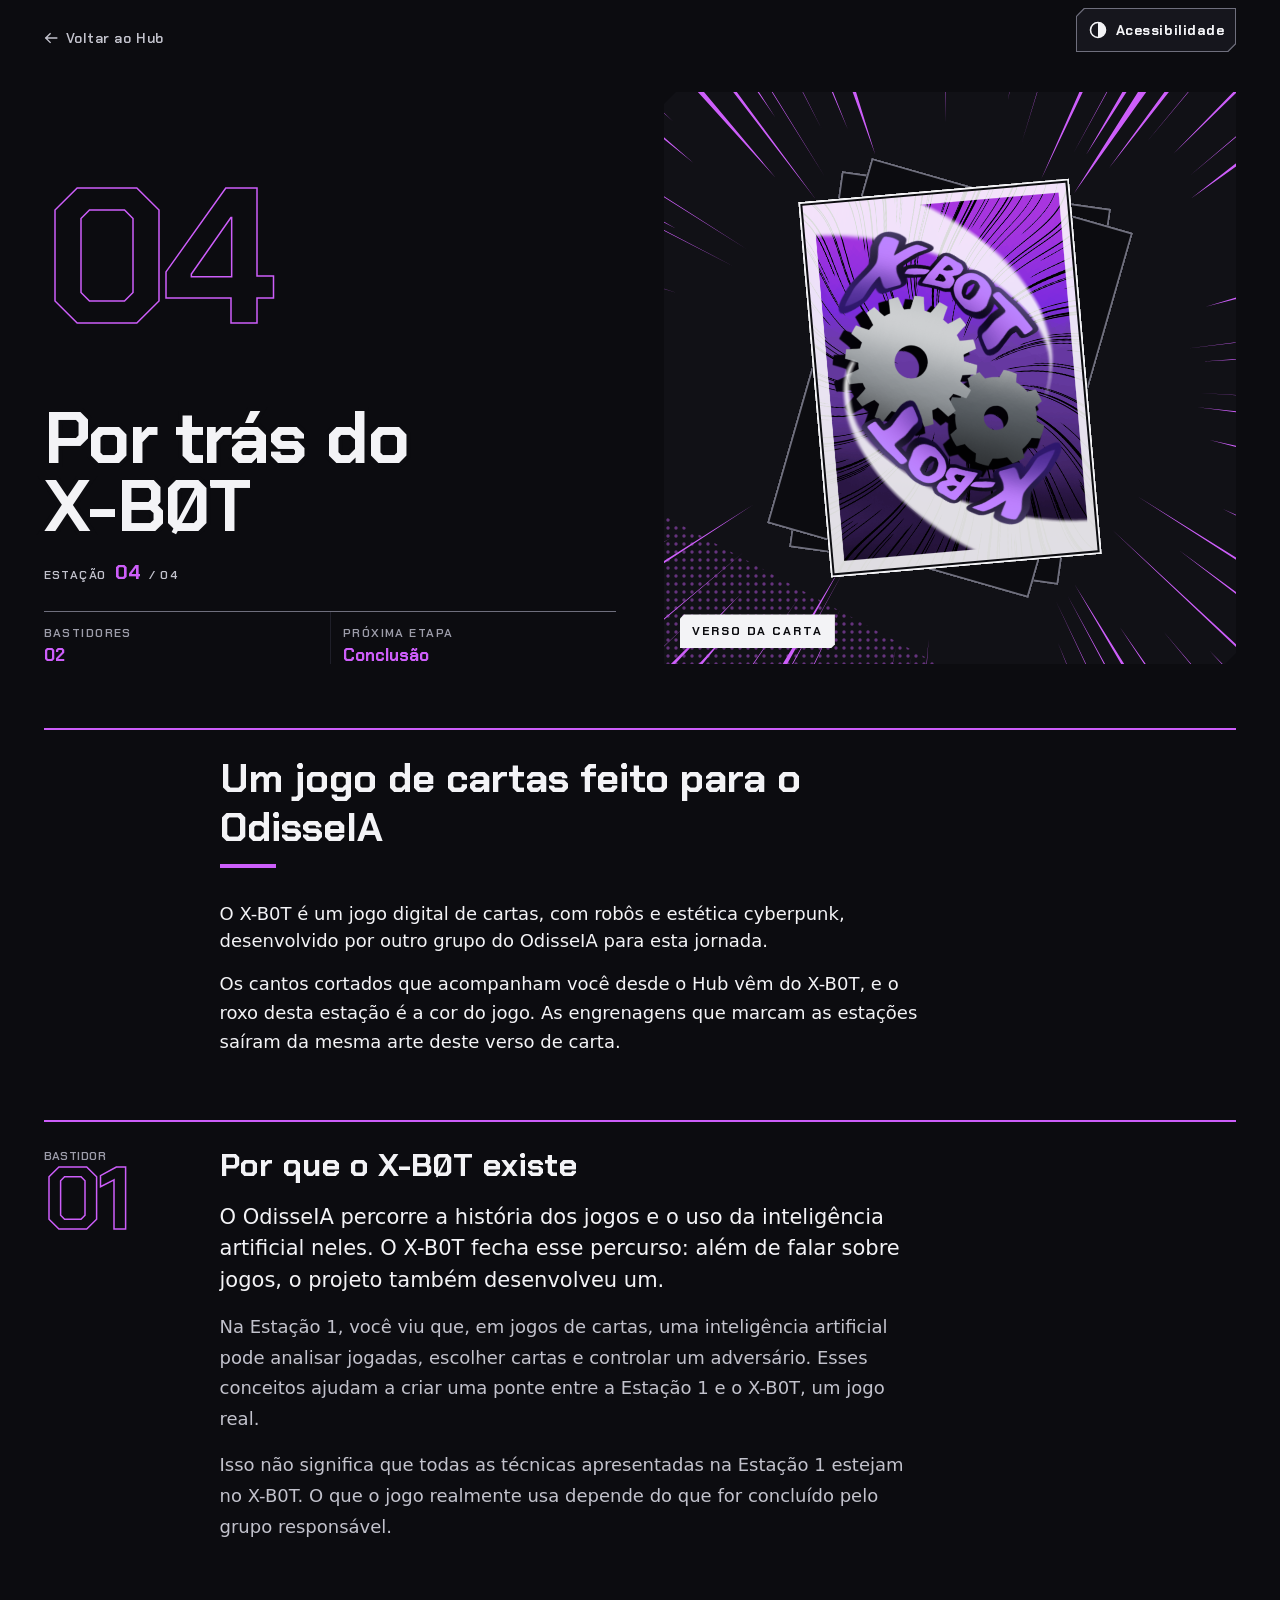
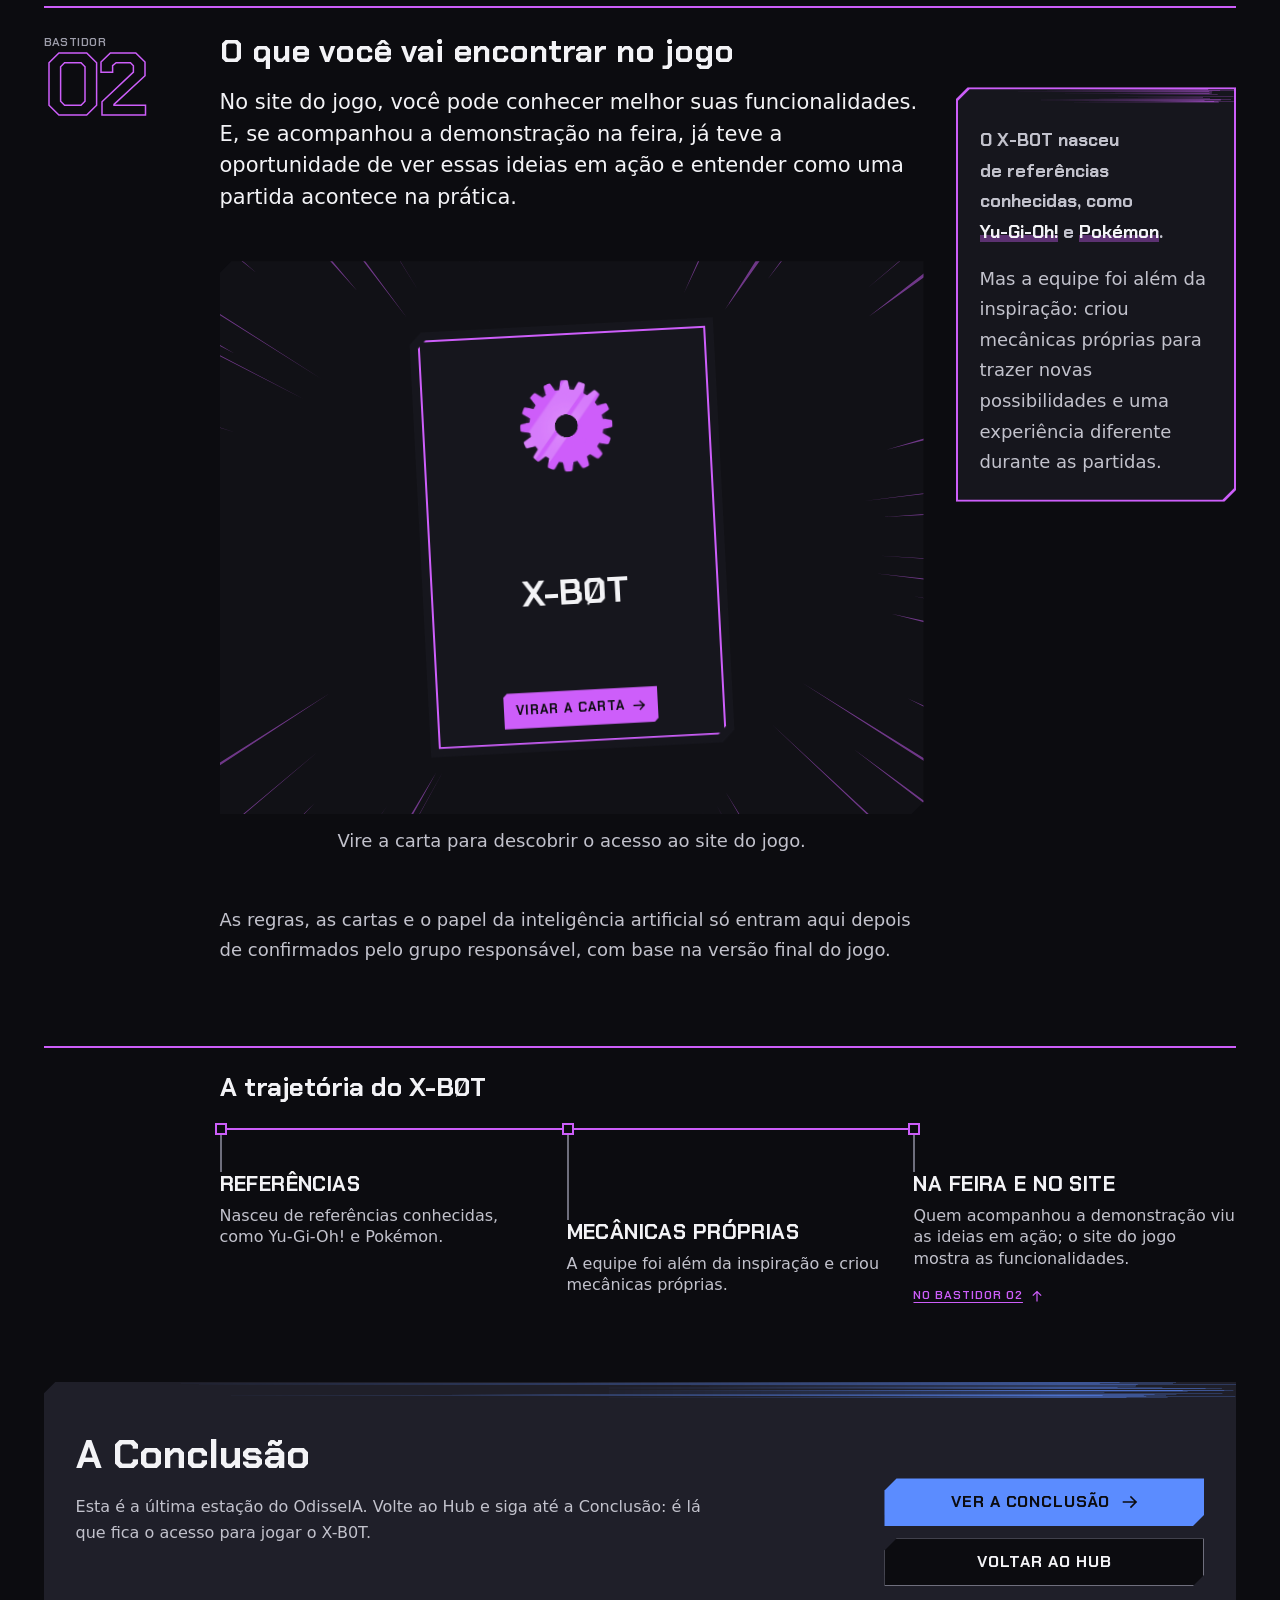
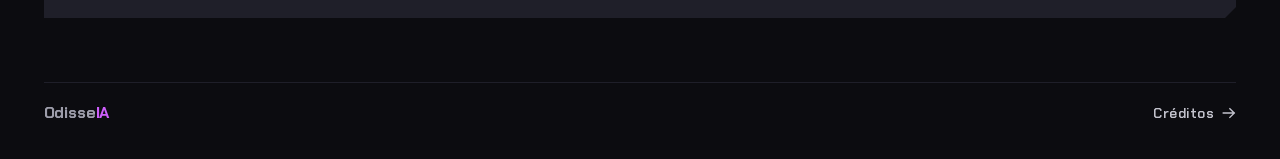
<file: estacao-4.html>
<!DOCTYPE html>
<html lang="pt-BR">
<head>
  <meta charset="UTF-8">
  <meta name="viewport" content="width=device-width, initial-scale=1.0">
  <title>OdisseIA — Estação 4</title>
  <meta name="description" content="Conheça o X-B0T, um jogo digital de cartas com robôs e estética cyberpunk, desenvolvido para a jornada do OdisseIA.">

  <!-- Prévia de link (WhatsApp, Discord, redes): Open Graph e Twitter Cards. Mesma arte em todas as páginas. -->
  <meta property="og:type" content="website">
  <meta property="og:site_name" content="OdisseIA">
  <meta property="og:locale" content="pt_BR">
  <meta property="og:title" content="OdisseIA — Estação 4: Por trás do X-B0T">
  <meta property="og:description" content="Conheça o X-B0T, um jogo digital de cartas com robôs e estética cyberpunk, desenvolvido para a jornada do OdisseIA.">
  <meta property="og:url" content="https://pietroramosz.github.io/OdisseIA/estacao-4.html">
  <meta property="og:image" content="https://pietroramosz.github.io/OdisseIA/assets/img/og-odisseia.png">
  <meta property="og:image:type" content="image/png">
  <meta property="og:image:width" content="1200">
  <meta property="og:image:height" content="630">
  <meta property="og:image:alt" content="Arte do OdisseIA: o nome OdisseIA em destaque sobre fundo grafite, com a rota das quatro estações em azul descendo até a carta do X-B0T, em roxo.">
  <meta name="twitter:card" content="summary_large_image">
  <meta name="twitter:title" content="OdisseIA — Estação 4: Por trás do X-B0T">
  <meta name="twitter:description" content="Conheça o X-B0T, um jogo digital de cartas com robôs e estética cyberpunk, desenvolvido para a jornada do OdisseIA.">
  <meta name="twitter:image" content="https://pietroramosz.github.io/OdisseIA/assets/img/og-odisseia.png">
  <meta name="twitter:image:alt" content="Arte do OdisseIA: o nome OdisseIA em destaque sobre fundo grafite, com a rota das quatro estações em azul descendo até a carta do X-B0T, em roxo.">
  <link rel="icon" href="assets/img/favicon.svg" type="image/svg+xml">
  <link rel="icon" href="assets/img/favicon-32.png" type="image/png" sizes="32x32">
  <link rel="apple-touch-icon" href="assets/img/apple-touch-icon.png">
  <link rel="stylesheet" href="assets/css/style.css">
  <link rel="stylesheet" href="assets/css/paginas/estacao.css">
  <link rel="stylesheet" href="assets/css/paginas/estacao-modulos.css">
  <link rel="stylesheet" href="assets/css/paginas/estacao-editorial.css">
  <script src="assets/js/acessibilidade.js"></script>
</head>
<body class="pagina-estacao" data-estacao="4">
  <a class="pular" href="#conteudo-principal">Pular para o conteúdo</a>
  <main id="conteudo-principal" tabindex="-1">
    <div id="conteudo-estacao">
      <a class="terminal-voltar" href="hub.html"><span class="seta seta--voltar" aria-hidden="true"></span> Voltar ao Hub</a>
      <aside class="dossie-rota" aria-hidden="true">
        <p class="dossie-rota__titulo">ROTA</p>
        <ol class="dossie-rota__lista">
          <li class="dossie-rota__parada dossie-rota__parada--feita"><span class="dossie-rota__numero">01</span> ATÉ 2000</li>
          <li class="dossie-rota__parada dossie-rota__parada--feita"><span class="dossie-rota__numero">02</span> 2001 → HOJE</li>
          <li class="dossie-rota__parada dossie-rota__parada--feita"><span class="dossie-rota__numero">03</span> IA NOS JOGOS</li>
          <li class="dossie-rota__parada dossie-rota__parada--atual"><span class="dossie-rota__numero">04</span> X-B<span class="zero">0</span>T</li>
          <li class="dossie-rota__parada dossie-rota__parada--fim">CONCLUSÃO</li>
        </ol>
      </aside>
      <header class="dossie-capa">
        <span class="numeral-vazado dossie-capa__numeral" aria-hidden="true">04</span>
        <div class="dossie-capa__texto">
          <h1 class="titulo-estacao">Por trás do <span class="sem-quebra">X-B<span class="zero">0</span>T</span></h1>
          <p class="terminal-hero__rotulo">ESTAÇÃO <span class="terminal-hero__numero">04</span> / 04</p>
          <dl class="dossie-ficha">
            <div class="dossie-ficha__item"><dt>Bastidores</dt><dd>02</dd></div>
            <div class="dossie-ficha__item"><dt>Próxima etapa</dt><dd>Conclusão</dd></div>
          </dl>
        </div>
        <!-- Palco da carta: as linhas de foco partem do centro da carta; o verso é estático, em tamanho de carta. -->
        <figure class="palco-carta">
          <div class="palco-carta__foco textura-foco" aria-hidden="true"></div>
          <div class="palco-carta__reticula textura-reticula" aria-hidden="true"></div>
          <div class="palco-carta__pilha" aria-hidden="true"><span></span><span></span></div>
          <div class="palco-carta__carta">
            <img src="assets/img/verso-carta.png" alt="Verso de uma carta do X-B0T: duas engrenagens cinza sobre fundo roxo, com o nome X-B0T escrito duas vezes." width="220" height="307">
          </div>
          <figcaption class="palco-carta__etiqueta">VERSO DA CARTA</figcaption>
        </figure>
      </header>

      <section class="briefing">
        <h2 class="briefing__titulo">Um jogo de cartas feito para o OdisseIA</h2>
        <div class="briefing__corpo">
          <p>O X-B0T é um jogo digital de cartas, com robôs e estética cyberpunk, desenvolvido por outro grupo do OdisseIA para esta jornada.</p>
          <p>Os cantos cortados que acompanham você desde o Hub vêm do X-B0T, e o roxo desta estação é a cor do jogo. As engrenagens que marcam as estações saíram da mesma arte deste verso de carta.</p>
        </div>
      </section>

      <section class="capitulo" id="bastidor-por-que">
        <h2 class="capitulo__titulo">Por que o X-B<span class="zero">0</span>T existe</h2>
        <p class="terminal-rotulo capitulo__rotulo">BASTIDOR <span class="capitulo__numero">01</span></p>
        <div class="capitulo__corpo">
          <p>O OdisseIA percorre a história dos jogos e o uso da inteligência artificial neles. O X-B0T fecha esse percurso: além de falar sobre jogos, o projeto também desenvolveu um.</p>
          <p>Na Estação 1, você viu que, em jogos de cartas, uma inteligência artificial pode analisar jogadas, escolher cartas e controlar um adversário. Esses conceitos ajudam a criar uma ponte entre a Estação 1 e o X-B0T, um jogo real.</p>
          <p>Isso não significa que todas as técnicas apresentadas na Estação 1 estejam no X-B0T. O que o jogo realmente usa depende do que for concluído pelo grupo responsável.</p>
        </div>
      </section>

      <section class="capitulo" id="bastidor-jogo">
        <h2 class="capitulo__titulo">O que você vai encontrar no jogo</h2>
        <p class="terminal-rotulo capitulo__rotulo">BASTIDOR <span class="capitulo__numero">02</span></p>
        <div class="capitulo__corpo">
          <p>No site do jogo, você pode conhecer melhor suas funcionalidades. E, se acompanhou a demonstração na feira, já teve a oportunidade de ver essas ideias em ação e entender como uma partida acontece na prática.</p>
          <!-- Acesso ao site do jogo: a carta só aparece se OdisseIAConfig.gameUrl for uma URL válida (app.js
               preenche o destino e cuida do foco, do toque e do movimento reduzido). Sem JavaScript fica oculta. -->
          <section class="carta-acesso" data-carta-acesso aria-label="Acesso ao site do X-B0T" hidden>
            <div class="carta-acesso__palco">
              <span class="carta-acesso__foco" aria-hidden="true"></span>
              <div class="carta" data-estado="frente">
                <div class="carta__giro">
                  <button type="button" class="carta__face carta__face--frente" data-virar aria-describedby="carta-dica">
                    <span class="carta__moldura">
                      <img class="carta__emblema" src="assets/img/engrenagem-acesa.png" alt="" width="256" height="256">
                      <span class="carta__nome">X-B<span class="zero">0</span>T</span>
                      <span class="carta__virar">Virar a carta <span class="seta" aria-hidden="true"></span></span>
                    </span>
                  </button>
                  <a class="carta__face carta__face--verso" href="#" data-ativar inert aria-hidden="true" tabindex="-1">
                    <img class="carta__arte" src="assets/img/verso-carta.png" alt="" width="468" height="654">
                    <span class="carta__acao"><span>Conhecer o site do X-B<span class="zero">0</span>T</span><span class="seta" aria-hidden="true"></span></span>
                  </a>
                </div>
              </div>
            </div>
            <p id="carta-dica" class="carta-acesso__dica" role="status" data-dica>Vire a carta para descobrir o acesso ao site do jogo.</p>
            <button type="button" class="carta-acesso__voltar" data-desvirar hidden>Virar de volta</button>
          </section>
          <p>As regras, as cartas e o papel da inteligência artificial só entram aqui depois de confirmados pelo grupo responsável, com base na versão final do jogo.</p>
          <!--
            PENDENTE: preencher só com o que estiver confirmado pelo grupo do X-B0T
            (docs/OdisseIA_Conteudo_Site_Estacoes.md, "Estação 4 — X-B0T"): conceito,
            objetivo da partida, turnos, energia, cartas e atributos, herói/base, ataques
            e dano, condição de vitória, comportamento real da IA, quantidade de cartas,
            duração da partida e instruções básicas. Não afirmar Minimax, MCTS, Machine
            Learning nem IA generativa sem confirmação no código ou pelo grupo.
          -->
          <div class="ficha nota nota--origem" role="group" aria-label="Origem do X-B0T" style="--ancora: 1; --vao: 7">
            <span class="origem__faixa textura-movimento" aria-hidden="true"></span>
            <p class="origem__destaque">O X-B0T nasceu de referências conhecidas, como <strong class="sem-quebra">Yu-Gi-Oh!</strong> e <strong>Pokémon</strong>.</p>
            <p class="origem__texto">Mas a equipe foi além da inspiração: criou mecânicas próprias para trazer novas possibilidades e uma experiência diferente durante as partidas.</p>
          </div>
        </div>
      </section>

      <!-- Sem datas: o conteúdo desta estação e a documentação não trazem nenhuma, e a DEC-007 proíbe afirmar
           o que o jogo ainda não confirmou. A trajetória só usa o que a própria página já afirma. -->
      <section class="linha-tempo" id="trajetoria">
        <h2 class="linha-tempo__titulo">A trajetória do X-B<span class="zero">0</span>T</h2>
        <ol class="rota-tempo rota-tempo--fim rota-tempo--trajetoria">
          <li class="epoca">
            <h3 class="epoca__nome">Referências</h3>
            <p class="epoca__nota">Nasceu de referências conhecidas, como Yu-Gi-Oh! e Pokémon.</p>
          </li>
          <li class="epoca">
            <h3 class="epoca__nome">Mecânicas próprias</h3>
            <p class="epoca__nota">A equipe foi além da inspiração e criou mecânicas próprias.</p>
          </li>
          <li class="epoca">
            <h3 class="epoca__nome">Na feira e no site</h3>
            <p class="epoca__nota">Quem acompanhou a demonstração viu as ideias em ação; o site do jogo mostra as funcionalidades.</p>
            <a class="marco__destino epoca__ir" href="#bastidor-jogo">No bastidor 02 <span class="seta" aria-hidden="true"></span></a>
          </li>
        </ol>
      </section>

      <section class="conexao">
        <h2 class="conexao__titulo">A Conclusão</h2>
        <p>Esta é a última estação do OdisseIA. Volte ao Hub e siga até a Conclusão: é lá que fica o acesso para jogar o X-B0T.</p>
        <div class="conexao__acoes">
          <div class="conexao__avanco">
            <a class="botao botao--principal conexao__avancar" href="final.html"><span>Ver a Conclusão</span><span class="seta" aria-hidden="true"></span></a>
          </div>
          <a class="botao conexao__voltar" href="hub.html">Voltar ao Hub</a>
        </div>
      </section>
    </div>
  </main>

  <footer class="rodape">
    <p class="rodape__marca">Odisse<span class="rodape__ia">IA</span></p>
    <a class="rodape__link" href="creditos.html">Créditos <span class="seta" aria-hidden="true"></span></a>
  </footer>

  <script src="assets/js/config.js"></script>
  <script src="assets/js/app.js"></script>
</body>
</html>
</file>
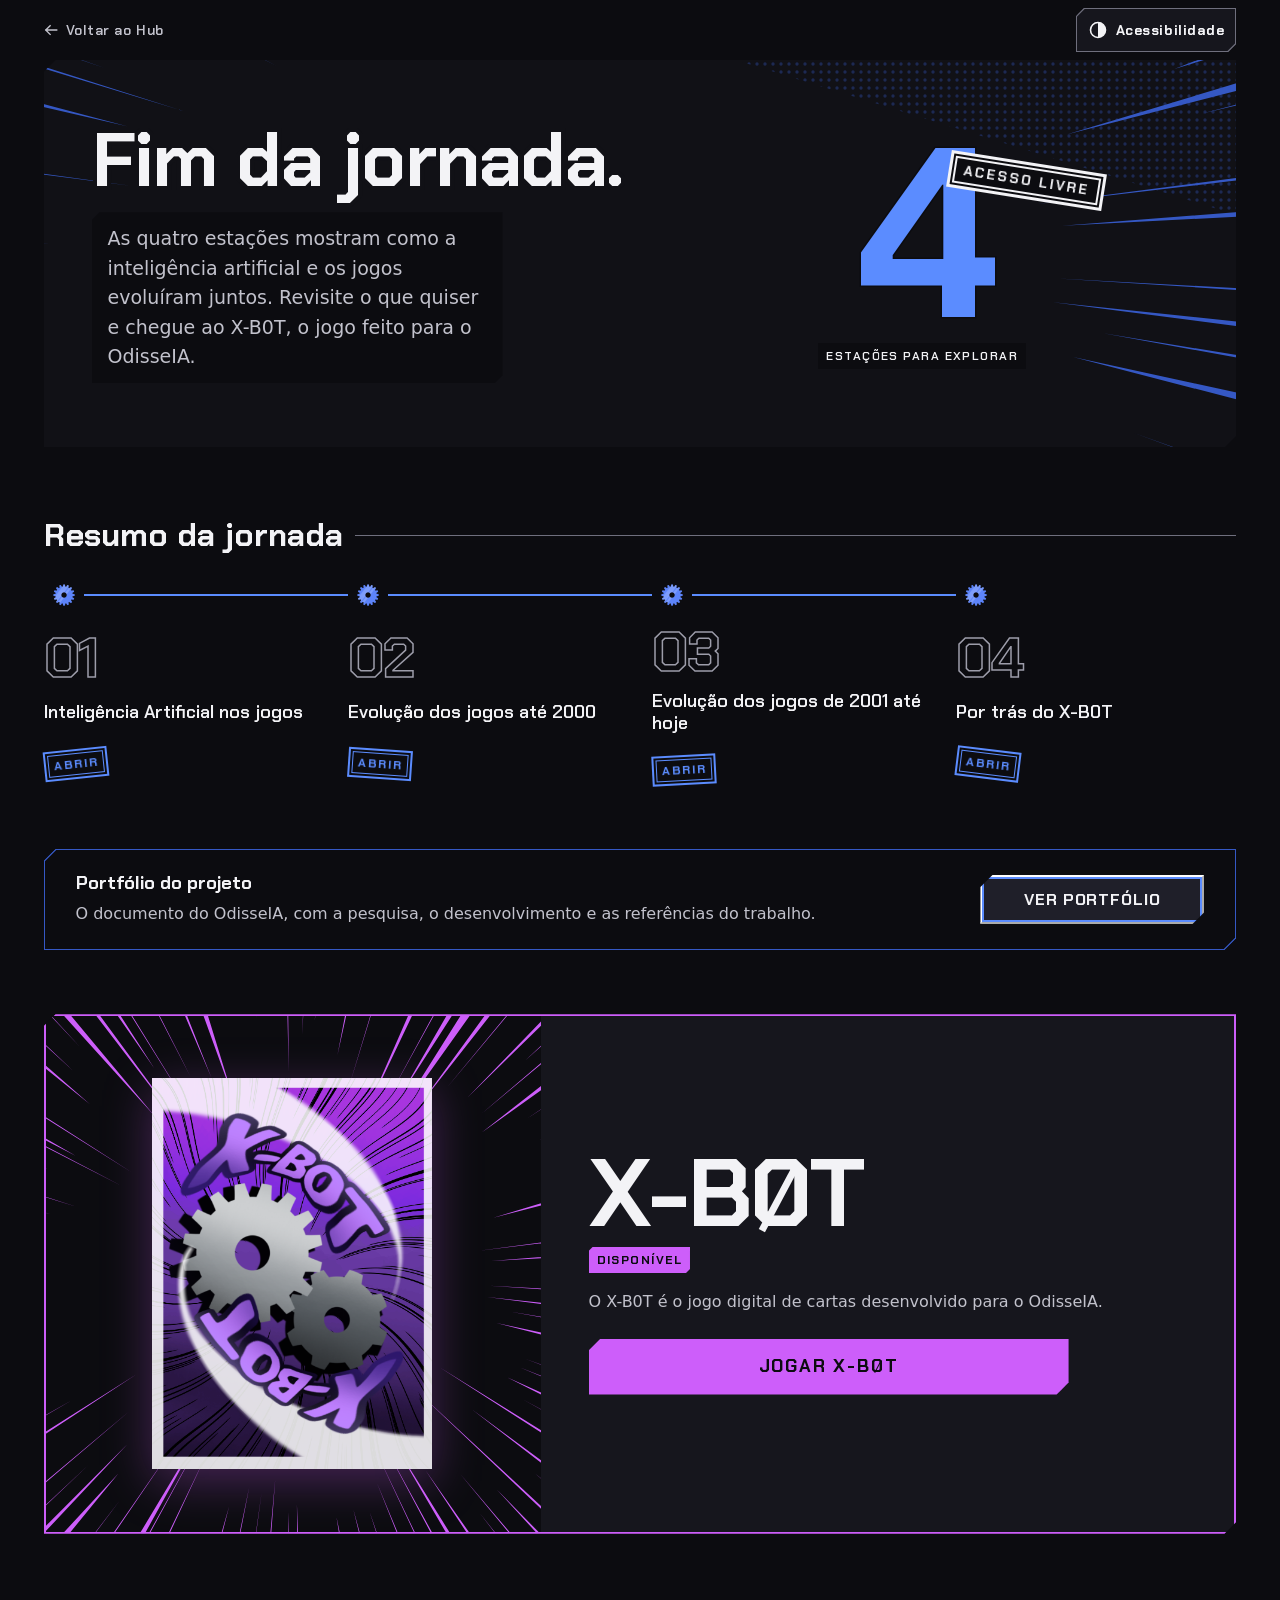
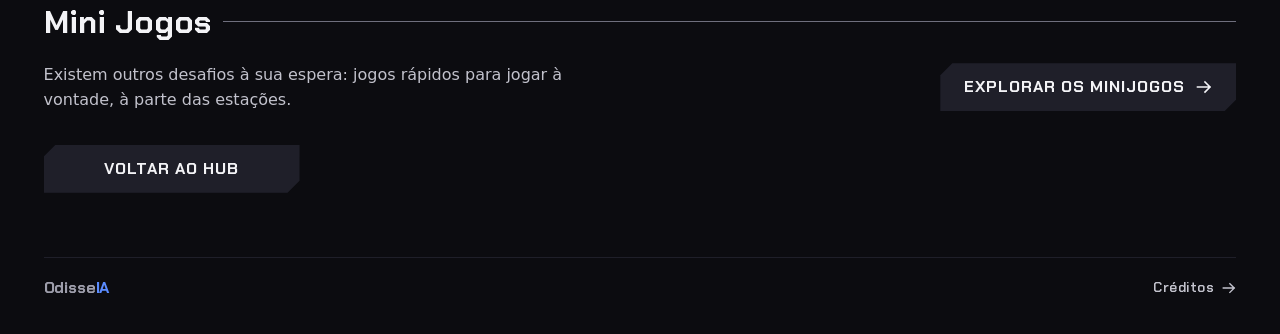
<file: final.html>
<!DOCTYPE html>
<html lang="pt-BR">
<head>
  <meta charset="UTF-8">
  <meta name="viewport" content="width=device-width, initial-scale=1.0">
  <title>OdisseIA — Conclusão</title>
  <meta name="description" content="A conclusão da jornada pelas quatro estações do OdisseIA e o acesso ao X-B0T, o jogo de cartas feito para o projeto.">

  <!-- Prévia de link (WhatsApp, Discord, redes): Open Graph e Twitter Cards. Mesma arte em todas as páginas. -->
  <meta property="og:type" content="website">
  <meta property="og:site_name" content="OdisseIA">
  <meta property="og:locale" content="pt_BR">
  <meta property="og:title" content="OdisseIA — Conclusão">
  <meta property="og:description" content="A conclusão da jornada pelas quatro estações do OdisseIA e o acesso ao X-B0T, o jogo de cartas feito para o projeto.">
  <meta property="og:url" content="https://pietroramosz.github.io/OdisseIA/final.html">
  <meta property="og:image" content="https://pietroramosz.github.io/OdisseIA/assets/img/og-odisseia.png">
  <meta property="og:image:type" content="image/png">
  <meta property="og:image:width" content="1200">
  <meta property="og:image:height" content="630">
  <meta property="og:image:alt" content="Arte do OdisseIA: o nome OdisseIA em destaque sobre fundo grafite, com a rota das quatro estações em azul descendo até a carta do X-B0T, em roxo.">
  <meta name="twitter:card" content="summary_large_image">
  <meta name="twitter:title" content="OdisseIA — Conclusão">
  <meta name="twitter:description" content="A conclusão da jornada pelas quatro estações do OdisseIA e o acesso ao X-B0T, o jogo de cartas feito para o projeto.">
  <meta name="twitter:image" content="https://pietroramosz.github.io/OdisseIA/assets/img/og-odisseia.png">
  <meta name="twitter:image:alt" content="Arte do OdisseIA: o nome OdisseIA em destaque sobre fundo grafite, com a rota das quatro estações em azul descendo até a carta do X-B0T, em roxo.">
  <link rel="icon" href="assets/img/favicon.svg" type="image/svg+xml">
  <link rel="icon" href="assets/img/favicon-32.png" type="image/png" sizes="32x32">
  <link rel="apple-touch-icon" href="assets/img/apple-touch-icon.png">
  <link rel="stylesheet" href="assets/css/style.css">
  <link rel="stylesheet" href="assets/css/paginas/conclusao.css">
  <link rel="stylesheet" href="assets/css/portfolio.css">
  <script src="assets/js/acessibilidade.js"></script>
</head>
<body class="pagina-final">
  <a class="pular" href="#conteudo-principal">Pular para o conteúdo</a>
  <main id="conteudo-principal" tabindex="-1">
    <div id="conclusao">
      <a class="final-voltar" href="hub.html"><span class="seta seta--voltar" aria-hidden="true"></span> Voltar ao Hub</a>

      <header class="final-hero">
        <div class="final-hero__foco textura-foco" aria-hidden="true"></div>
        <div class="final-hero__tom textura-reticula" aria-hidden="true"></div>
        <div class="final-hero__texto">
          <h1 class="final-titulo">Fim da jornada.</h1>
          <p class="final-hero__descricao">As quatro estações mostram como a inteligência artificial e os jogos evoluíram juntos. Revisite o que quiser e chegue ao X-B0T, o jogo feito para o OdisseIA.</p>
        </div>
        <div class="final-placar">
          <p class="final-placar__numero"><span class="final-placar__feito">4</span></p>
          <p class="final-placar__rotulo">ESTAÇÕES PARA EXPLORAR</p>
          <p class="final-selo">ACESSO LIVRE</p>
        </div>
      </header>

      <section class="final-jornada" aria-labelledby="final-jornada-titulo">
        <h2 id="final-jornada-titulo" class="final-secao">Resumo da jornada</h2>
        <ol id="conclusao-estacoes" class="final-jornada__lista"></ol>
      </section>

      <!-- Portfólio: complemento da jornada, não uma estação. Abre portfolio.html num leitor (portfolio.js). -->
      <section id="portfolio-acesso" class="ficha final-portfolio" aria-labelledby="final-portfolio-titulo">
        <h2 id="final-portfolio-titulo" class="final-portfolio__titulo">Portfólio do projeto</h2>
        <p class="final-portfolio__texto">O documento do OdisseIA, com a pesquisa, o desenvolvimento e as referências do trabalho.</p>
        <button id="portfolio-abrir" class="botao final-portfolio__abrir" type="button" aria-haspopup="dialog">Ver portfólio</button>
      </section>

      <section class="final-xbot" aria-labelledby="final-xbot-titulo">
        <div class="final-xbot__palco">
          <div class="final-xbot__foco textura-foco" aria-hidden="true"></div>
          <img class="final-xbot__carta" src="assets/img/verso-carta.png" alt="Verso da carta do X-B0T." width="220" height="307" loading="lazy">
        </div>
        <div class="final-xbot__corpo">
          <h2 id="final-xbot-titulo" class="final-xbot__titulo">X-B<span class="zero">0</span>T</h2>
          <p class="final-xbot__selo">DISPONÍVEL</p>
          <p class="final-xbot__texto">O X-B0T é o jogo digital de cartas desenvolvido para o OdisseIA.</p>
          <div id="xbot-acesso" class="final-acoes"></div>
        </div>
      </section>

      <section class="final-minijogos" aria-labelledby="final-minijogos-titulo">
        <h2 id="final-minijogos-titulo" class="final-secao">Mini Jogos</h2>
        <div class="final-minijogos__corpo">
          <p class="final-minijogos__texto">Existem outros desafios à sua espera: jogos rápidos para jogar à vontade, à parte das estações.</p>
          <a class="botao final-minijogos__acao" href="minijogos.html">Explorar os minijogos <span class="seta" aria-hidden="true"></span></a>
        </div>
      </section>

      <nav class="final-saida" aria-label="Navegação">
        <a class="botao" href="hub.html">Voltar ao Hub</a>
      </nav>
    </div>
  </main>

  <footer class="rodape">
    <p class="rodape__marca">Odisse<span class="rodape__ia">IA</span></p>
    <a class="rodape__link" href="creditos.html">Créditos <span class="seta" aria-hidden="true"></span></a>
  </footer>

  <script src="assets/js/config.js"></script>
  <script src="assets/js/app.js"></script>
  <script src="assets/js/portfolio.js"></script>
</body>
</html>
</file>
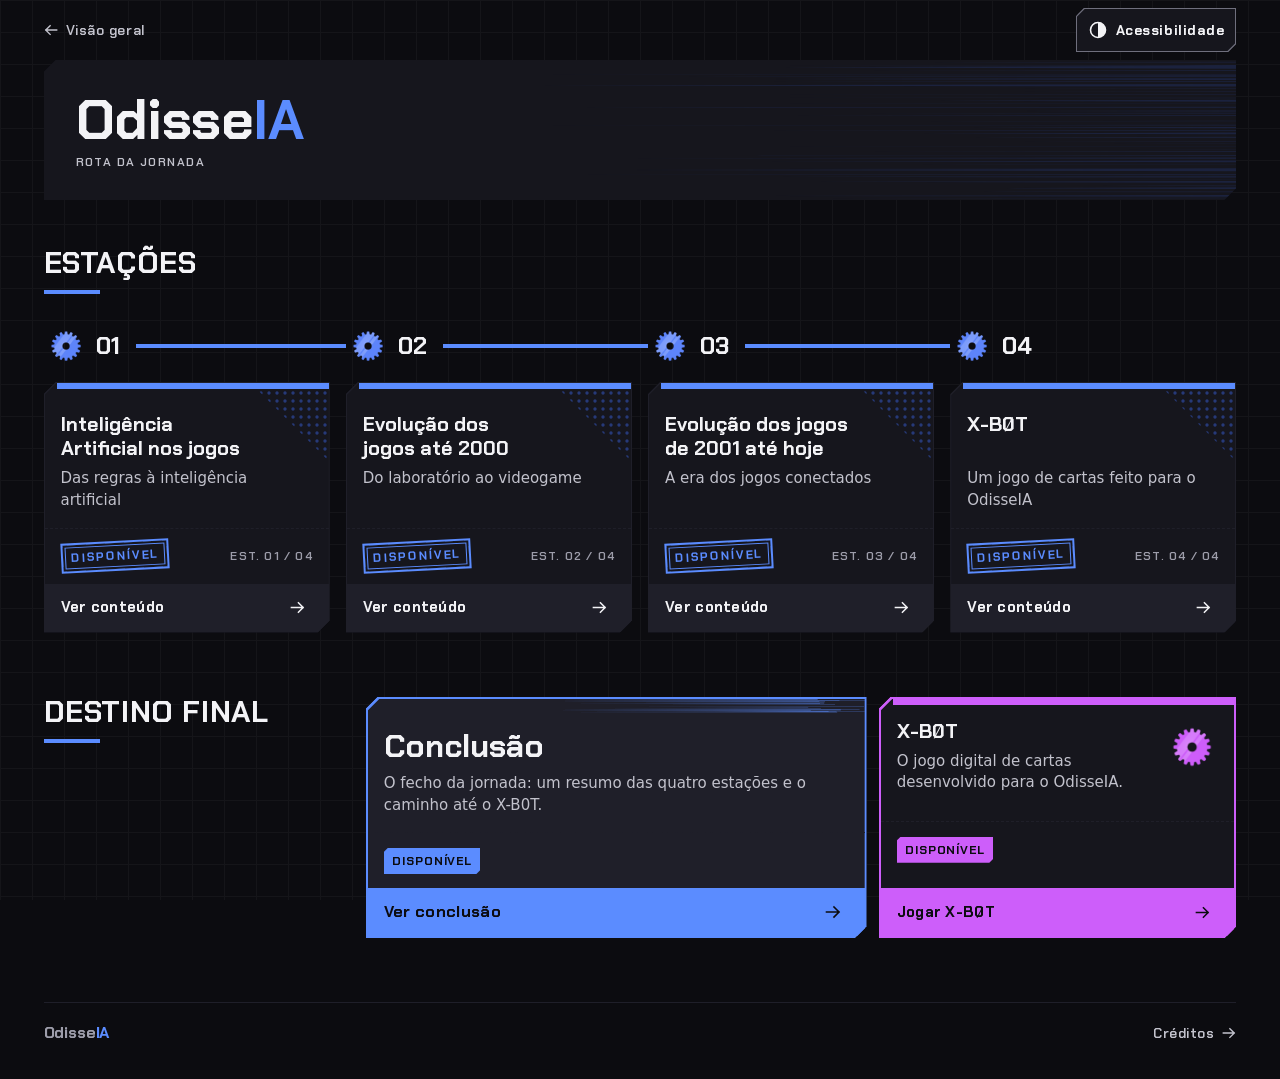
<file: hub.html>
<!DOCTYPE html>
<html lang="pt-BR">
<head>
  <meta charset="UTF-8">
  <meta name="viewport" content="width=device-width, initial-scale=1.0">
  <title>OdisseIA — Hub</title>
  <meta name="description" content="Escolha uma das quatro estações do OdisseIA, vá até a conclusão e siga até o X-B0T.">

  <!-- Prévia de link (WhatsApp, Discord, redes): Open Graph e Twitter Cards. Mesma arte em todas as páginas. -->
  <meta property="og:type" content="website">
  <meta property="og:site_name" content="OdisseIA">
  <meta property="og:locale" content="pt_BR">
  <meta property="og:title" content="OdisseIA — Hub das estações">
  <meta property="og:description" content="Escolha uma das quatro estações do OdisseIA, vá até a conclusão e siga até o X-B0T.">
  <meta property="og:url" content="https://pietroramosz.github.io/OdisseIA/hub.html">
  <meta property="og:image" content="https://pietroramosz.github.io/OdisseIA/assets/img/og-odisseia.png">
  <meta property="og:image:type" content="image/png">
  <meta property="og:image:width" content="1200">
  <meta property="og:image:height" content="630">
  <meta property="og:image:alt" content="Arte do OdisseIA: o nome OdisseIA em destaque sobre fundo grafite, com a rota das quatro estações em azul descendo até a carta do X-B0T, em roxo.">
  <meta name="twitter:card" content="summary_large_image">
  <meta name="twitter:title" content="OdisseIA — Hub das estações">
  <meta name="twitter:description" content="Escolha uma das quatro estações do OdisseIA, vá até a conclusão e siga até o X-B0T.">
  <meta name="twitter:image" content="https://pietroramosz.github.io/OdisseIA/assets/img/og-odisseia.png">
  <meta name="twitter:image:alt" content="Arte do OdisseIA: o nome OdisseIA em destaque sobre fundo grafite, com a rota das quatro estações em azul descendo até a carta do X-B0T, em roxo.">
  <link rel="icon" href="assets/img/favicon.svg" type="image/svg+xml">
  <link rel="icon" href="assets/img/favicon-32.png" type="image/png" sizes="32x32">
  <link rel="apple-touch-icon" href="assets/img/apple-touch-icon.png">
  <link rel="stylesheet" href="assets/css/style.css">
  <link rel="stylesheet" href="assets/css/paginas/hub.css">
  <link rel="stylesheet" href="assets/css/bigode.css">
  <script src="assets/js/acessibilidade.js"></script>
</head>
<body class="pagina-hub">
  <a class="pular" href="#conteudo-principal">Pular para o conteúdo</a>
  <header class="cabecalho">
    <a class="terminal-voltar hub-visao" href="index.html"><span class="seta seta--voltar" aria-hidden="true"></span> Visão geral</a>
    <div class="painel-status">
      <h1 id="titulo-odisseia" class="titulo-marca" data-bigode>Odisse<span class="titulo-marca__ia">IA</span> <span class="titulo-marca__pagina">Rota da jornada</span></h1>
      <div class="painel-status__movimento textura-movimento" aria-hidden="true"></div>
    </div>
  </header>

  <main id="conteudo-principal" tabindex="-1">
    <section class="rota" aria-labelledby="rota-titulo">
      <h2 id="rota-titulo" class="destino__titulo rota__titulo">ESTAÇÕES</h2>
      <ol id="lista-estacoes" class="estacoes"></ol>
    </section>

    <section class="destino" aria-labelledby="destino-titulo">
      <h2 id="destino-titulo" class="destino__titulo">DESTINO FINAL</h2>
      <ul id="lista-finais" class="finais"></ul>
    </section>
  </main>

  <footer class="rodape">
    <p class="rodape__marca">Odisse<span class="rodape__ia">IA</span></p>
    <a class="rodape__link" href="creditos.html">Créditos <span class="seta" aria-hidden="true"></span></a>
  </footer>

  <script src="assets/js/config.js"></script>
  <script src="assets/js/app.js"></script>
  <script src="assets/js/bigode.js"></script>
</body>
</html>
</file>
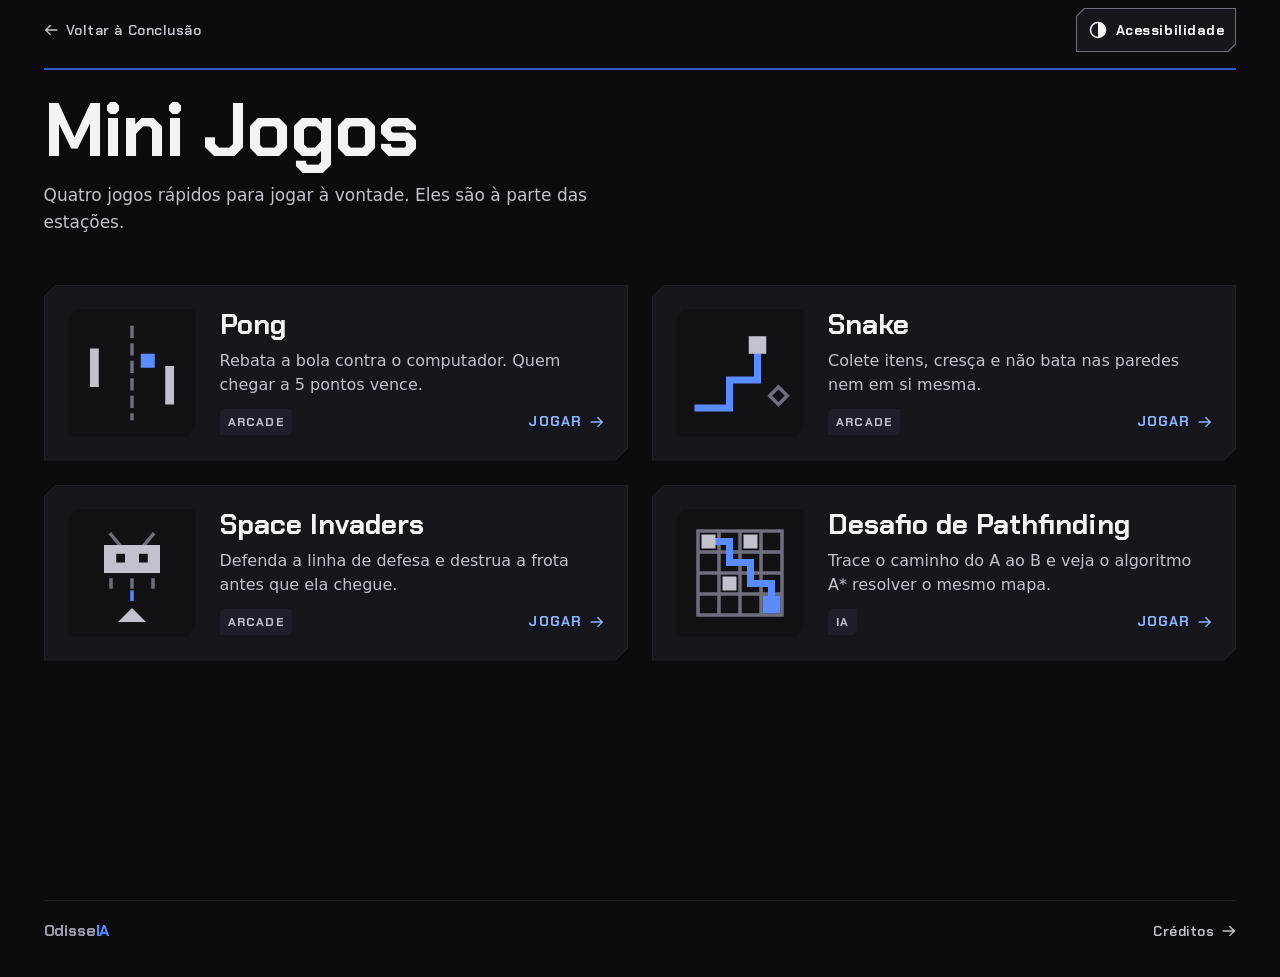
<file: minijogos.html>
<!DOCTYPE html>
<html lang="pt-BR">
<head>
  <meta charset="UTF-8">
  <meta name="viewport" content="width=device-width, initial-scale=1.0">
  <title>OdisseIA — Mini Jogos</title>
  <meta name="description" content="Quatro jogos rápidos do OdisseIA: Pong, Snake, Space Invaders e um desafio de pathfinding com o algoritmo A*.">
  <link rel="icon" href="assets/img/favicon.svg" type="image/svg+xml">
  <link rel="icon" href="assets/img/favicon-32.png" type="image/png" sizes="32x32">
  <link rel="apple-touch-icon" href="assets/img/apple-touch-icon.png">
  <link rel="stylesheet" href="assets/css/style.css">
  <link rel="stylesheet" href="assets/css/paginas/minijogos.css">
  <script src="assets/js/acessibilidade.js"></script>
</head>
<body class="pagina-minijogos">
  <a class="pular" href="#conteudo-principal">Pular para o conteúdo</a>
  <main id="conteudo-principal" tabindex="-1">

    <!-- Menu: os quatro jogos. Cada cartão abre o jogo na própria página (minijogos.js troca a vista pelo hash). -->
    <div id="mj-menu">
      <a class="final-voltar" href="final.html"><span class="seta seta--voltar" aria-hidden="true"></span> Voltar à Conclusão</a>

      <header class="mj-cabeca">
        <h1 id="mj-titulo" class="mj-cabeca__titulo" tabindex="-1">Mini Jogos</h1>
        <p class="mj-cabeca__texto">Quatro jogos rápidos para jogar à vontade. Eles são à parte das estações.</p>
      </header>

      <ul class="mj-lista">
        <li>
          <a class="mj-cartao mj-cartao--pong ficha" href="#pong">
            <svg class="mj-cartao__arte" viewBox="0 0 64 64" aria-hidden="true" focusable="false">
              <path class="mj-pic__linha" d="M32 6V58" stroke-dasharray="5 5"/>
              <rect class="mj-pic__forte" x="8" y="18" width="5" height="22"/>
              <rect class="mj-pic__forte" x="51" y="28" width="5" height="22"/>
              <rect class="mj-pic__acento" x="38" y="22" width="6" height="6"/>
            </svg>
            <div class="mj-cartao__corpo">
              <h2 class="mj-cartao__titulo">Pong</h2>
              <p class="mj-cartao__texto">Rebata a bola contra o computador. Quem chegar a 5 pontos vence.</p>
              <p class="mj-cartao__meta"><span class="mj-cartao__chip">Arcade</span><span class="mj-cartao__acao">Jogar <span class="seta" aria-hidden="true"></span></span></p>
            </div>
          </a>
        </li>
        <li>
          <a class="mj-cartao mj-cartao--snake ficha" href="#snake">
            <svg class="mj-cartao__arte" viewBox="0 0 64 64" aria-hidden="true" focusable="false">
              <path class="mj-pic__rota" d="M8 52H26V36H42V20"/>
              <rect class="mj-pic__forte" x="37" y="11" width="10" height="10"/>
              <path class="mj-pic__linha" d="M54 40L59 45L54 50L49 45Z"/>
            </svg>
            <div class="mj-cartao__corpo">
              <h2 class="mj-cartao__titulo">Snake</h2>
              <p class="mj-cartao__texto">Colete itens, cresça e não bata nas paredes nem em si mesma.</p>
              <p class="mj-cartao__meta"><span class="mj-cartao__chip">Arcade</span><span class="mj-cartao__acao">Jogar <span class="seta" aria-hidden="true"></span></span></p>
            </div>
          </a>
        </li>
        <li>
          <a class="mj-cartao mj-cartao--invaders ficha" href="#invaders">
            <svg class="mj-cartao__arte" viewBox="0 0 64 64" aria-hidden="true" focusable="false">
              <path class="mj-pic__linha" d="M20 10L25 16M44 10L39 16"/>
              <rect class="mj-pic__forte" x="16" y="16" width="32" height="16"/>
              <rect class="mj-pic__fundo" x="23" y="21" width="5" height="5"/>
              <rect class="mj-pic__fundo" x="36" y="21" width="5" height="5"/>
              <path class="mj-pic__linha" d="M20 36V40M32 36V40M44 36V40"/>
              <path class="mj-pic__acento" d="M32 42V48"/>
              <path class="mj-pic__forte" d="M32 52L40 60H24Z"/>
            </svg>
            <div class="mj-cartao__corpo">
              <h2 class="mj-cartao__titulo">Space Invaders</h2>
              <p class="mj-cartao__texto">Defenda a linha de defesa e destrua a frota antes que ela chegue.</p>
              <p class="mj-cartao__meta"><span class="mj-cartao__chip">Arcade</span><span class="mj-cartao__acao">Jogar <span class="seta" aria-hidden="true"></span></span></p>
            </div>
          </a>
        </li>
        <li>
          <a class="mj-cartao mj-cartao--pathfinding ficha" href="#pathfinding">
            <svg class="mj-cartao__arte" viewBox="0 0 64 64" aria-hidden="true" focusable="false">
              <path class="mj-pic__linha" d="M8 8H56V56H8ZM20 8V56M32 8V56M44 8V56M8 20H56M8 32H56M8 44H56"/>
              <path class="mj-pic__rota" d="M14 14H26V26H38V38H50V50"/>
              <rect class="mj-pic__forte" x="22" y="34" width="8" height="8"/>
              <rect class="mj-pic__forte" x="34" y="10" width="8" height="8"/>
              <rect class="mj-pic__forte" x="10" y="10" width="8" height="8"/>
              <rect class="mj-pic__acento" x="46" y="46" width="8" height="8"/>
            </svg>
            <div class="mj-cartao__corpo">
              <h2 class="mj-cartao__titulo">Desafio de Pathfinding</h2>
              <p class="mj-cartao__texto">Trace o caminho do A ao B e veja o algoritmo A* resolver o mesmo mapa.</p>
              <p class="mj-cartao__meta"><span class="mj-cartao__chip">IA</span><span class="mj-cartao__acao">Jogar <span class="seta" aria-hidden="true"></span></span></p>
            </div>
          </a>
        </li>
      </ul>
    </div>

    <!-- Os painéis dos jogos são montados por assets/js/minijogos.js. -->
    <div id="mj-jogos"></div>

    <noscript>
      <p class="mj-semjs">Os mini jogos precisam de JavaScript. Ative o JavaScript do navegador para jogar.</p>
    </noscript>
  </main>

  <footer class="rodape">
    <p class="rodape__marca">Odisse<span class="rodape__ia">IA</span></p>
    <a class="rodape__link" href="creditos.html">Créditos <span class="seta" aria-hidden="true"></span></a>
  </footer>

  <script src="assets/js/minijogos.js"></script>
  <script src="assets/js/minijogo-pong.js"></script>
  <script src="assets/js/minijogo-snake.js"></script>
  <script src="assets/js/minijogo-invaders.js"></script>
  <script src="assets/js/minijogo-pathfinding.js"></script>
</body>
</html>
</file>
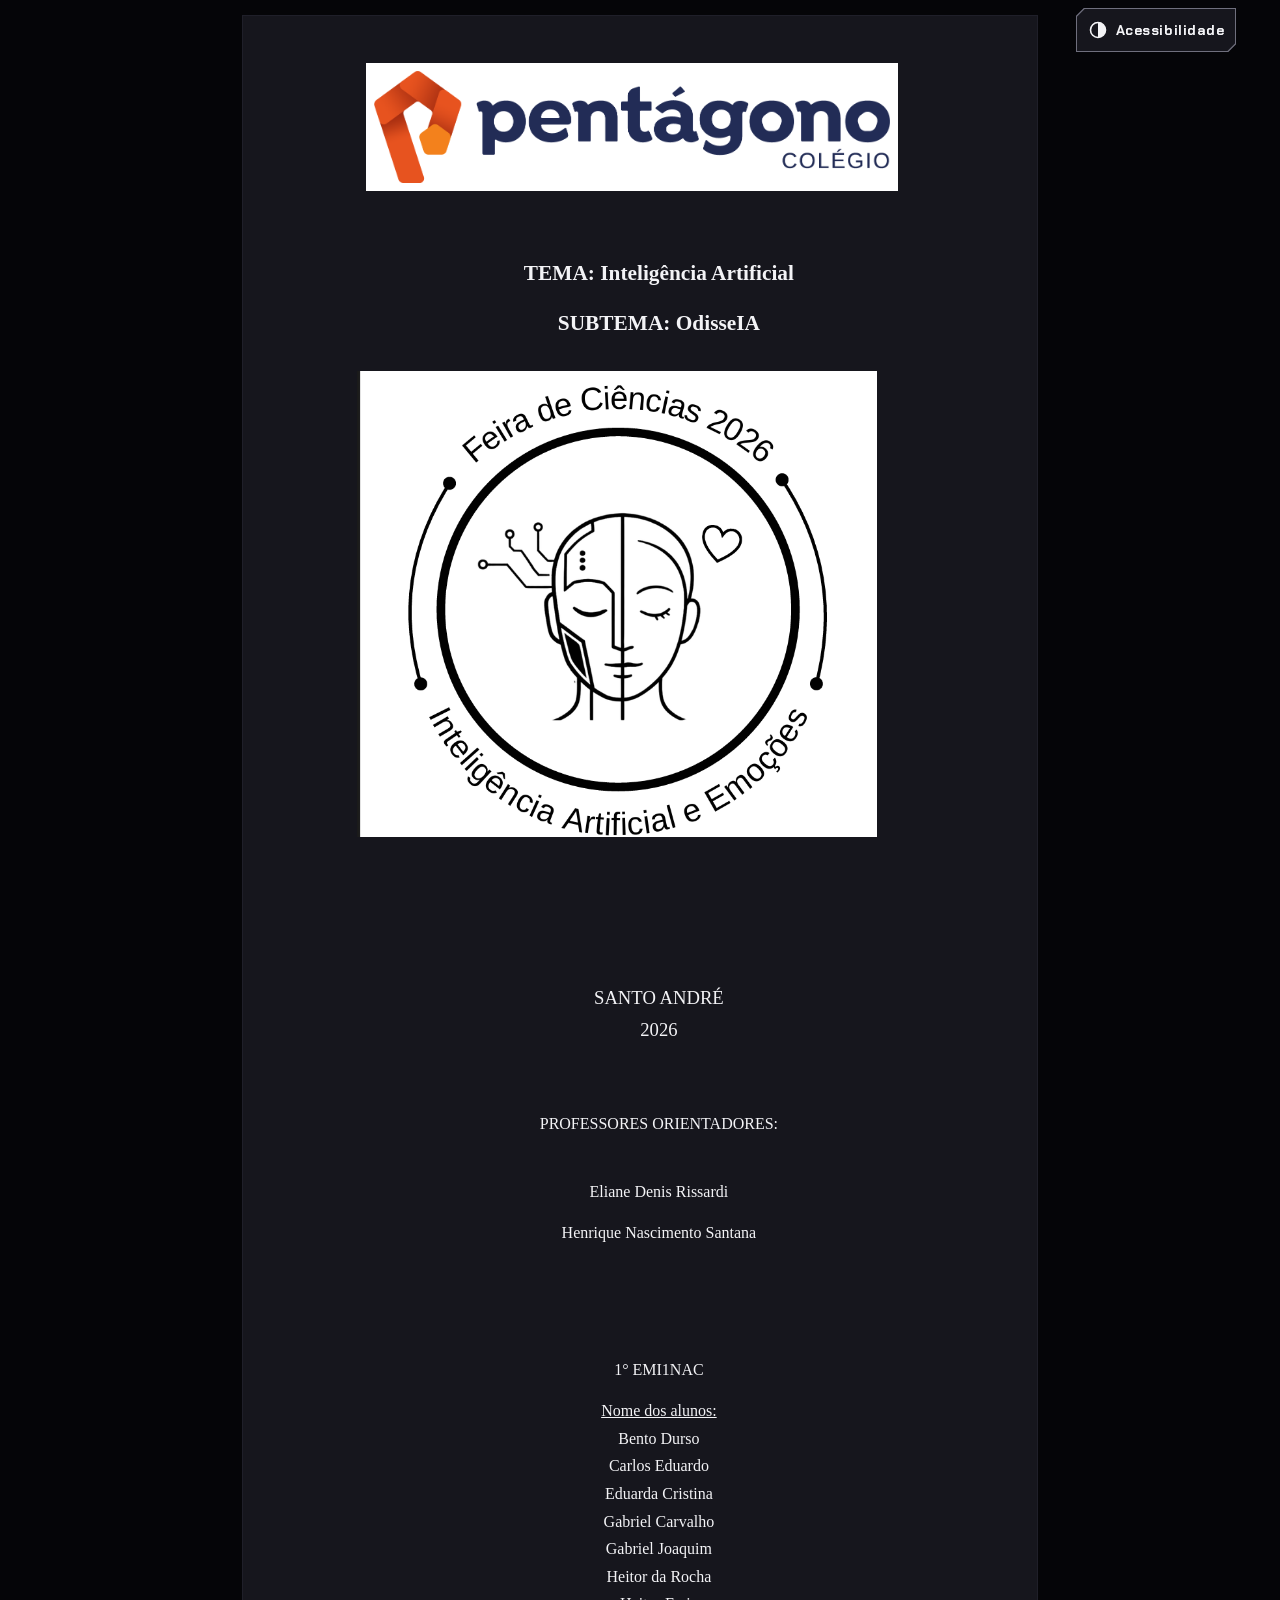
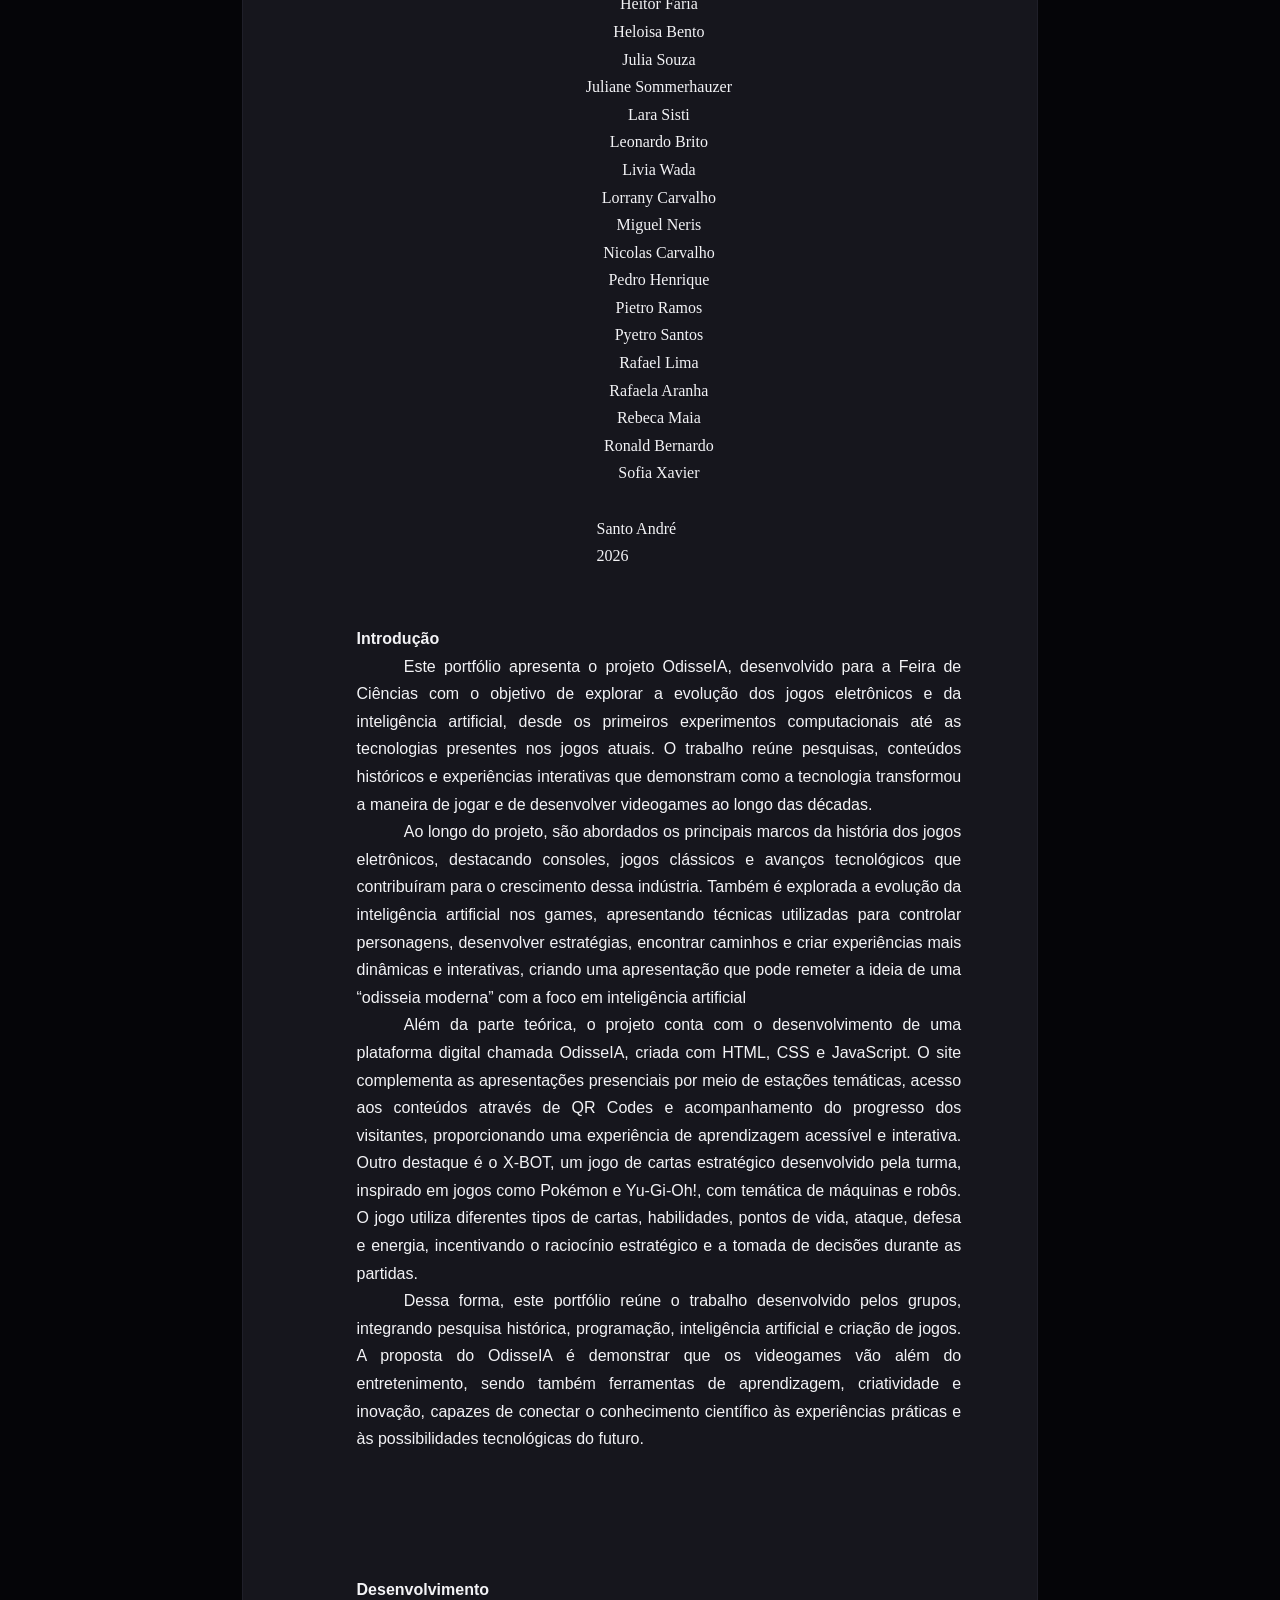
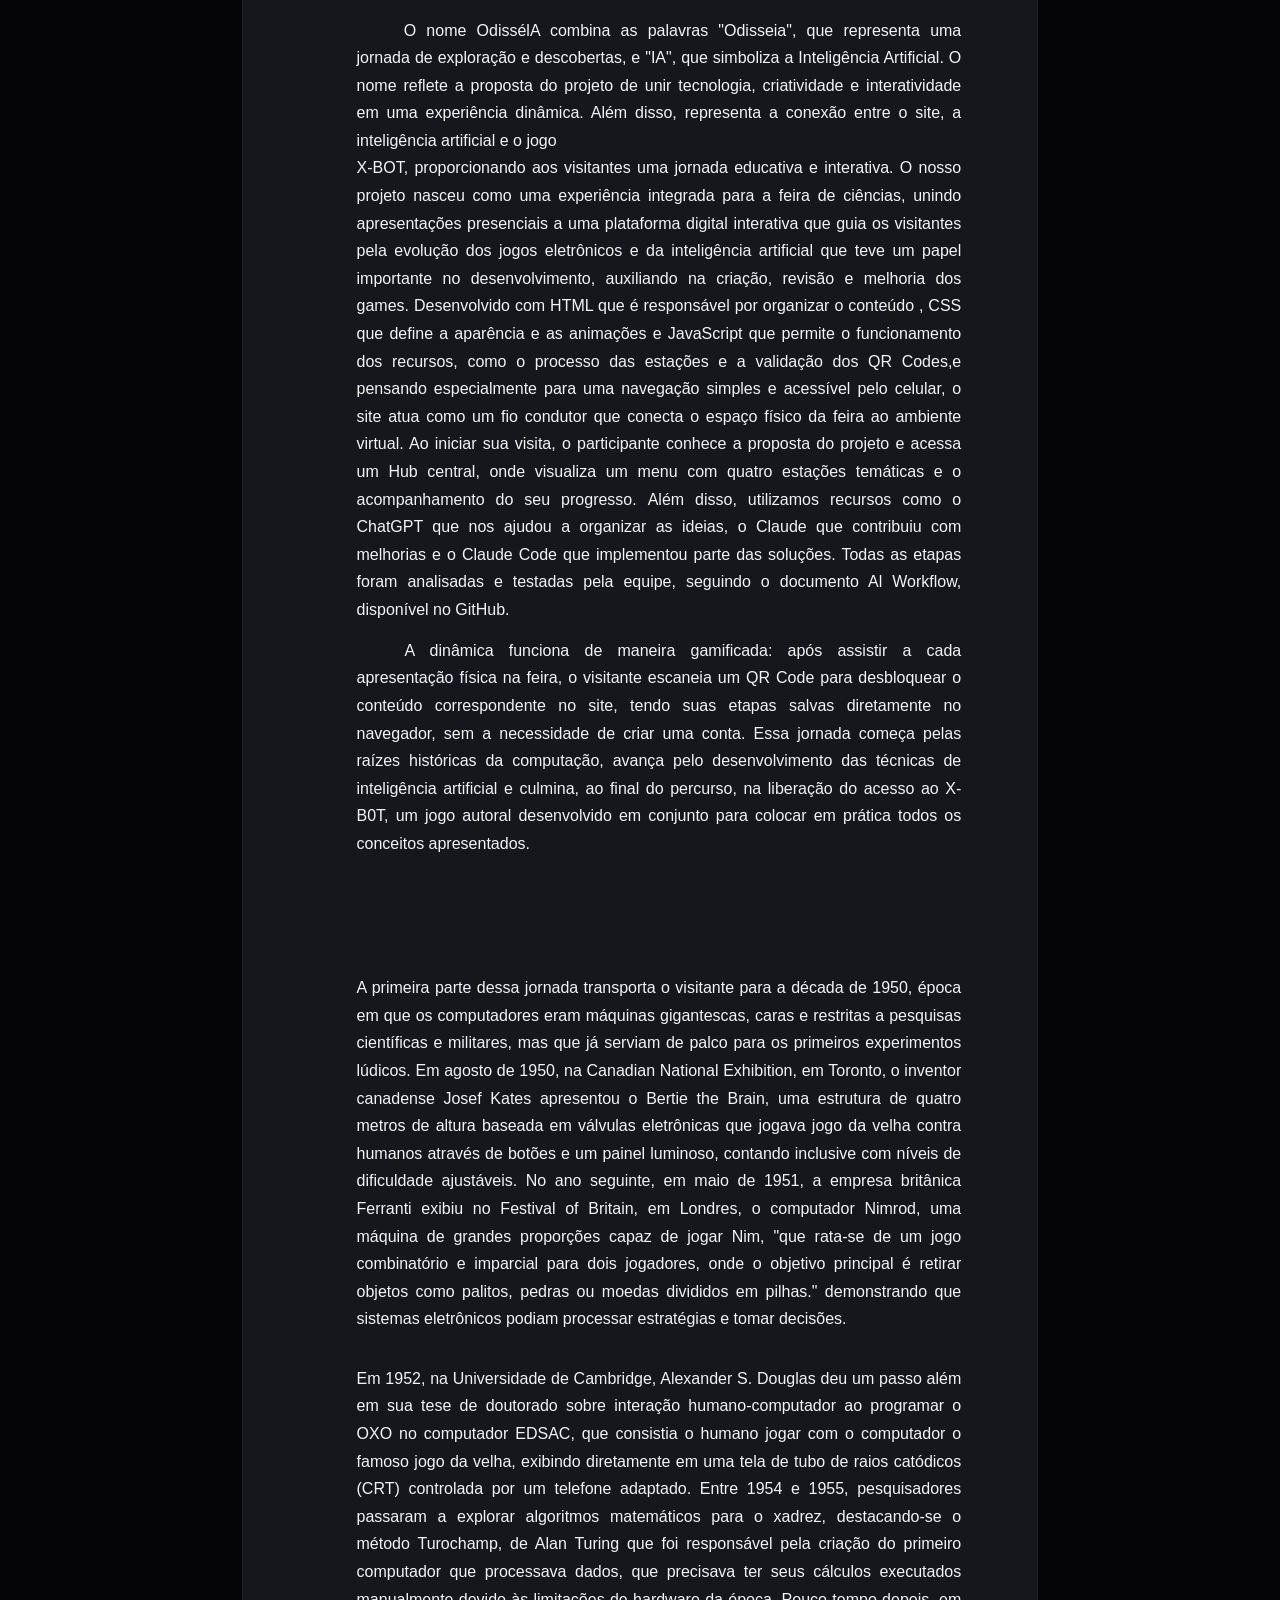
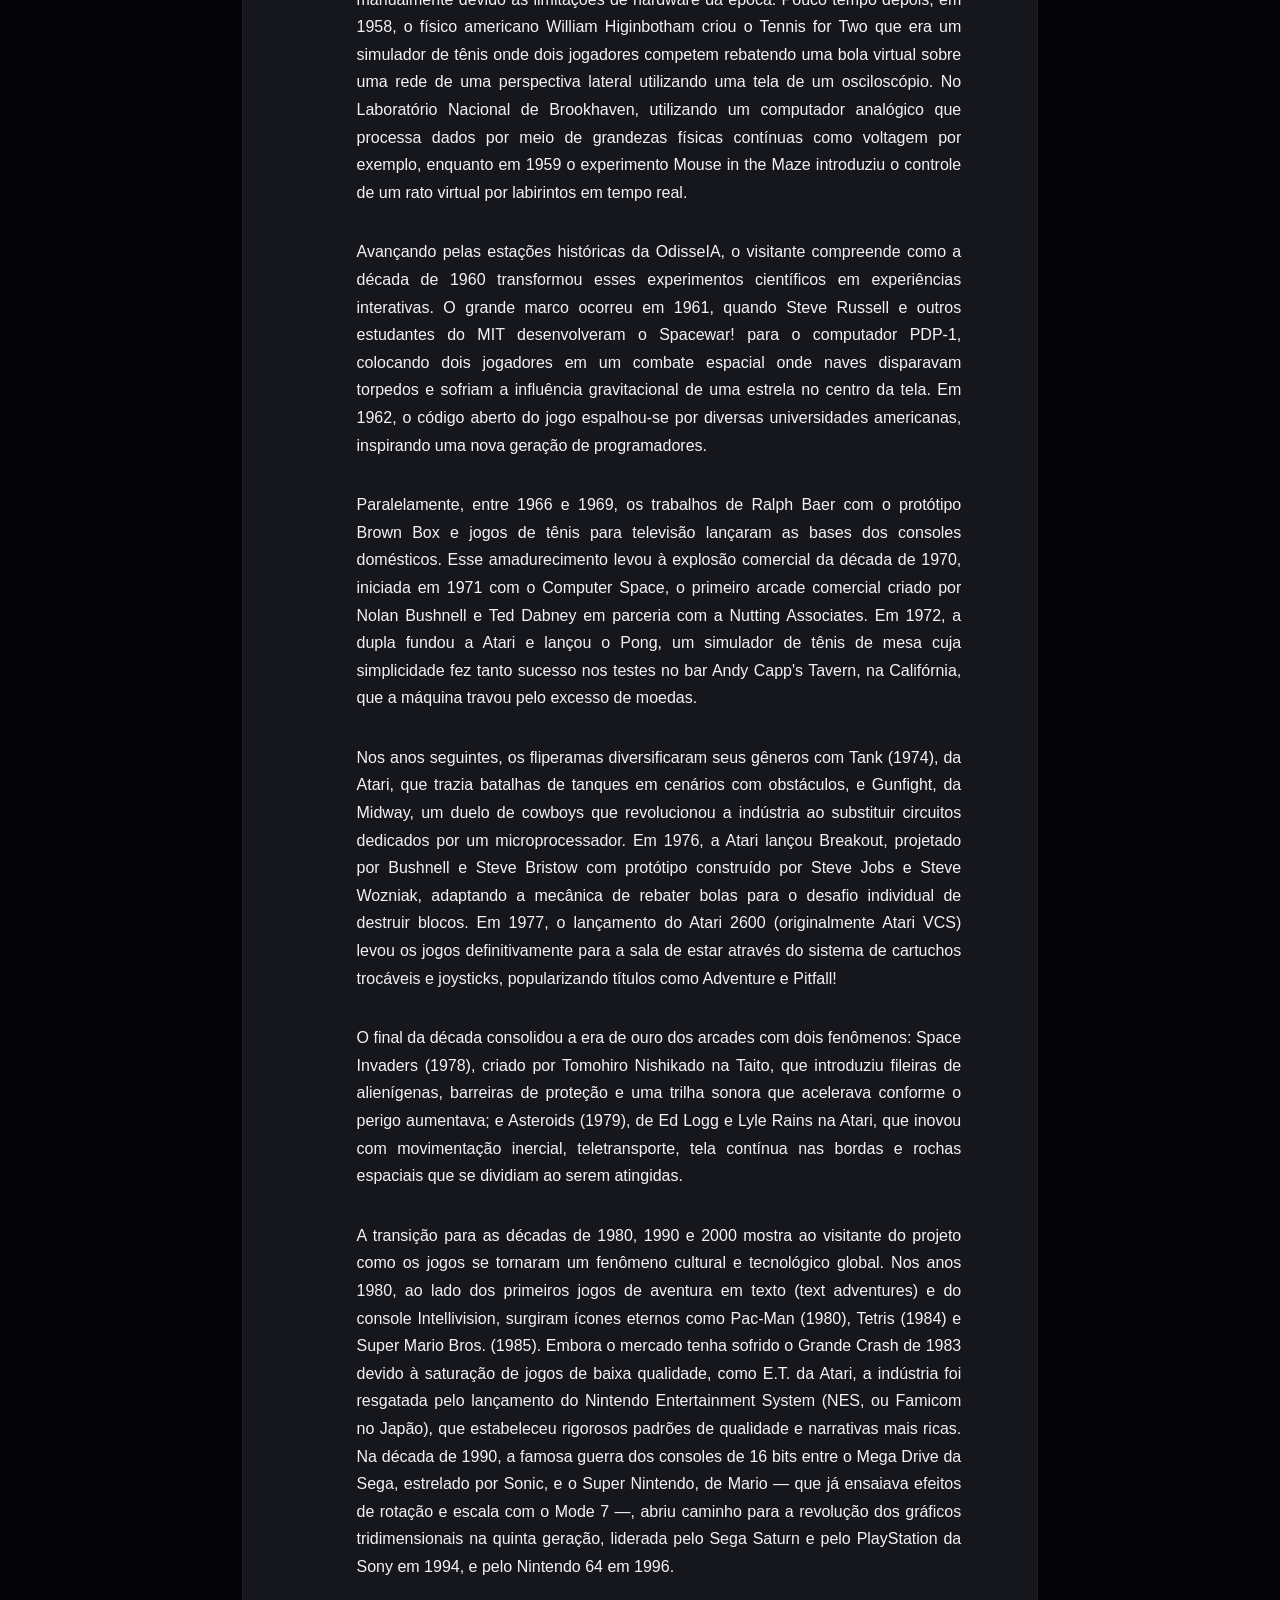
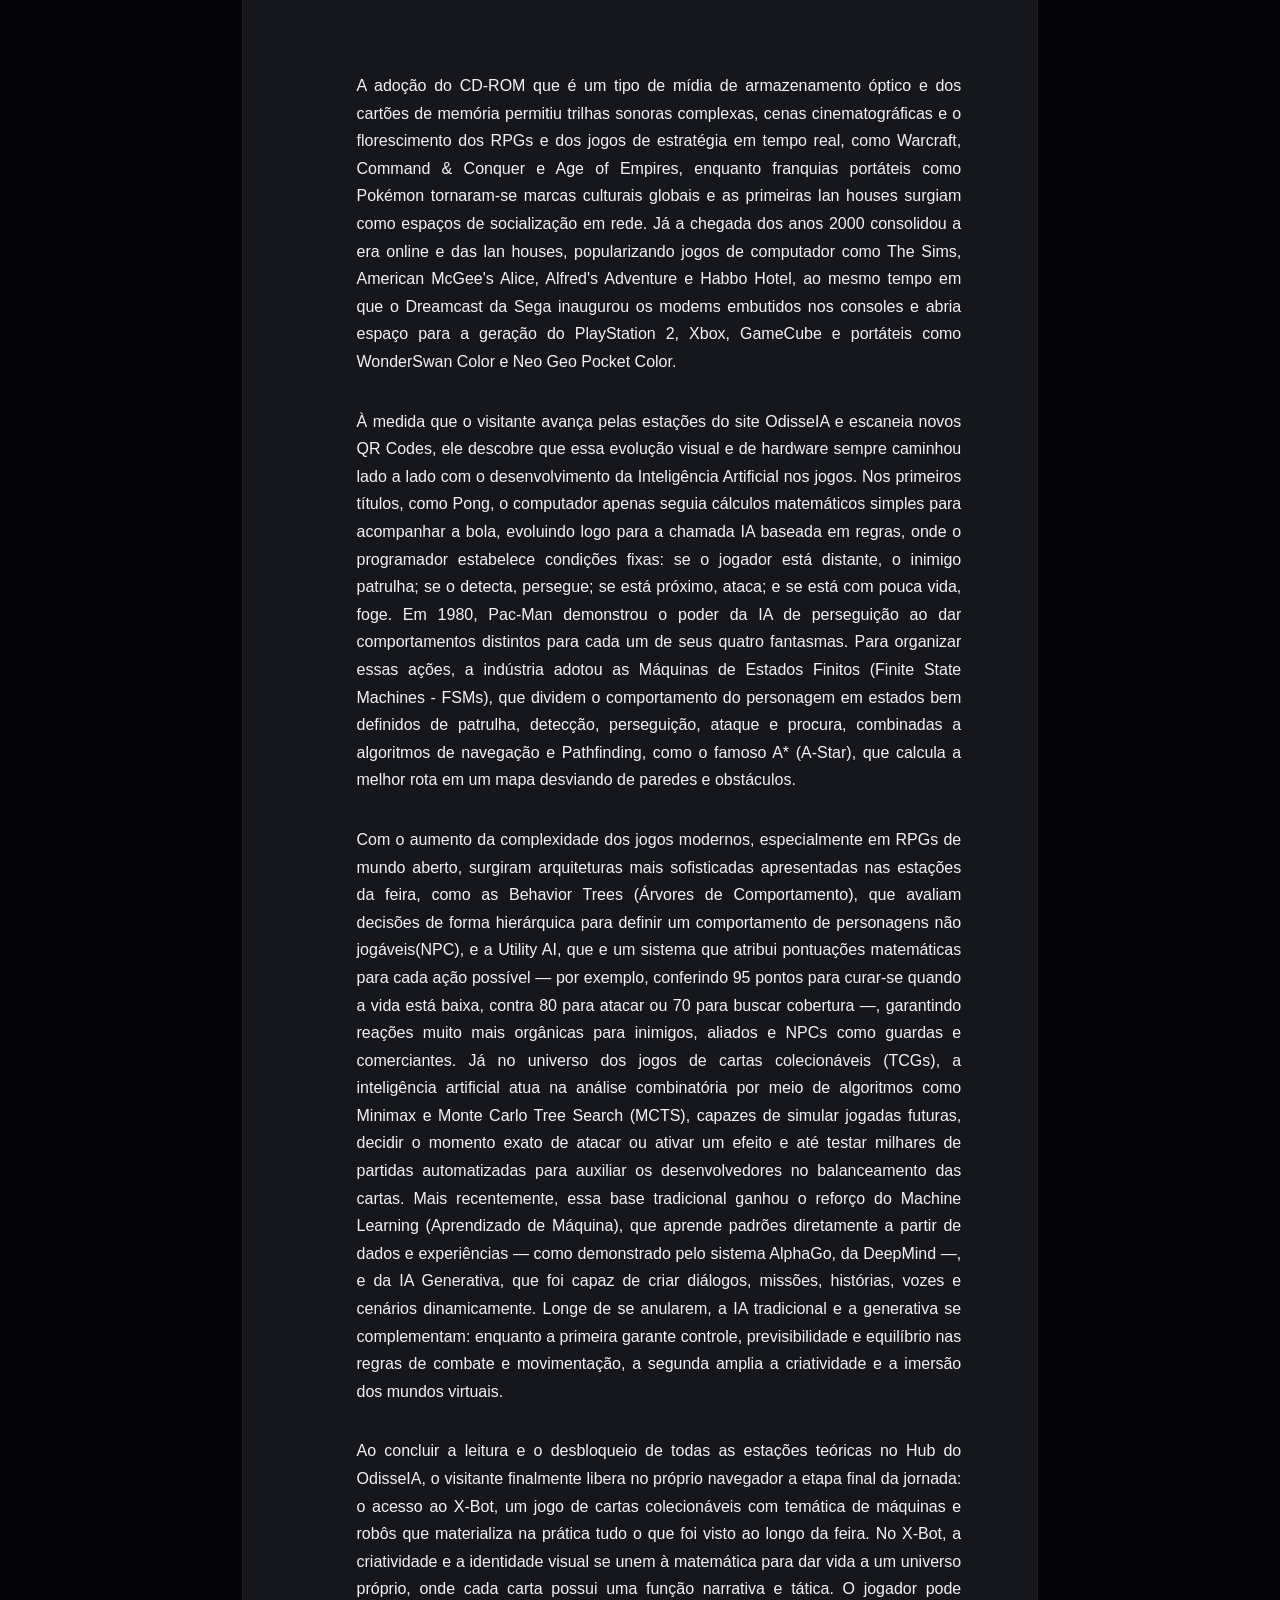
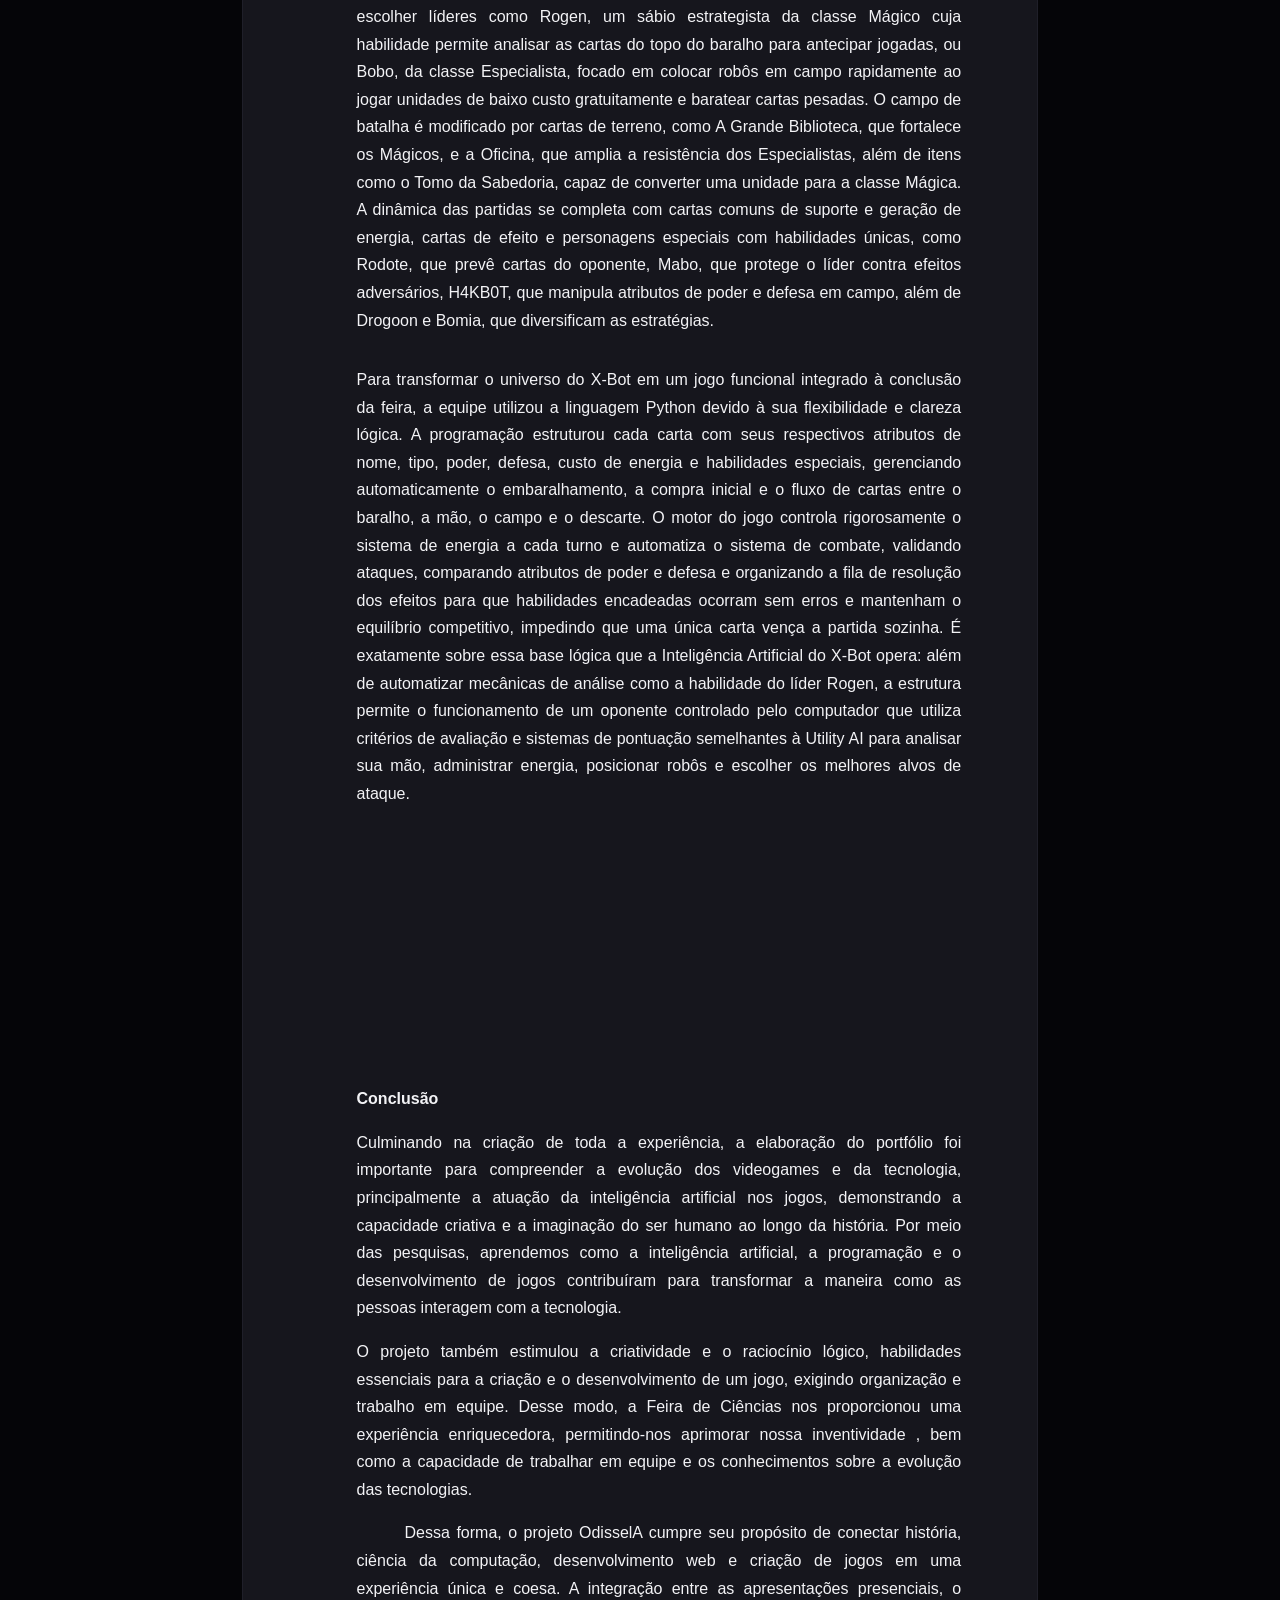
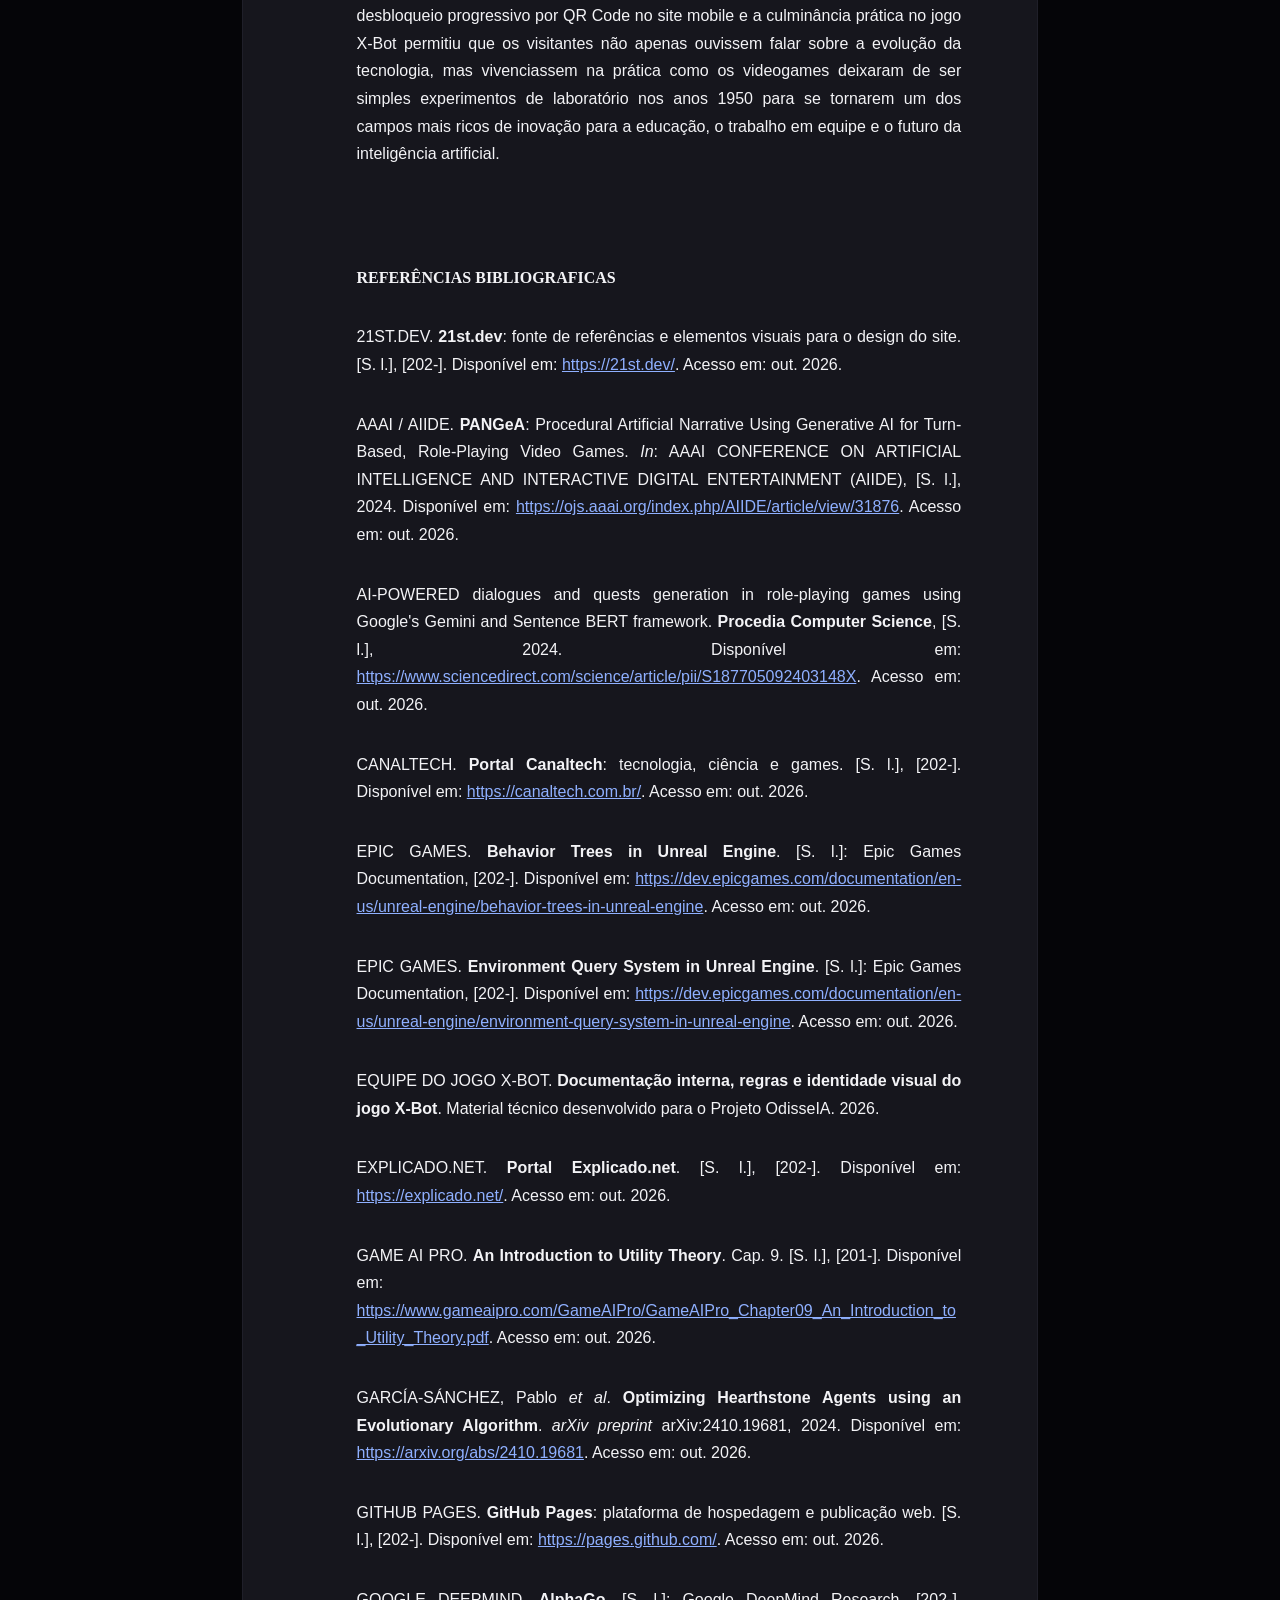
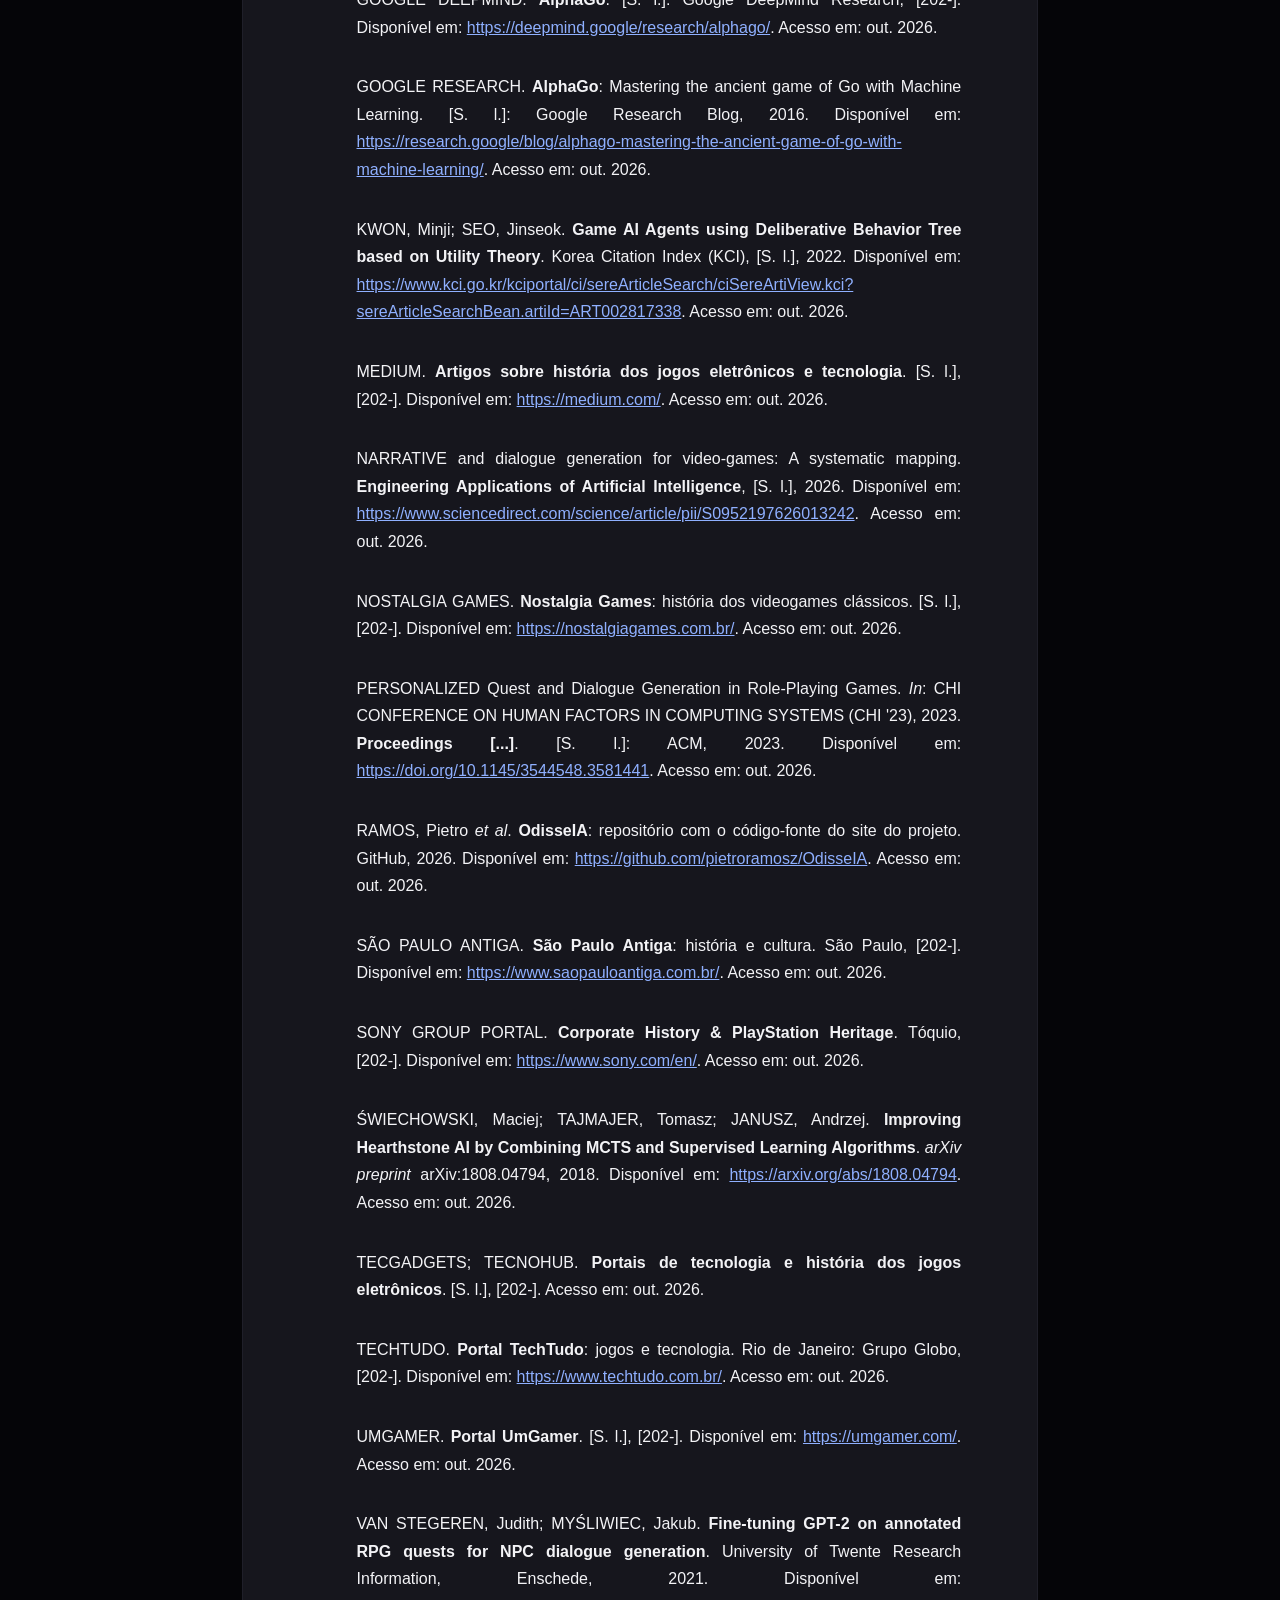
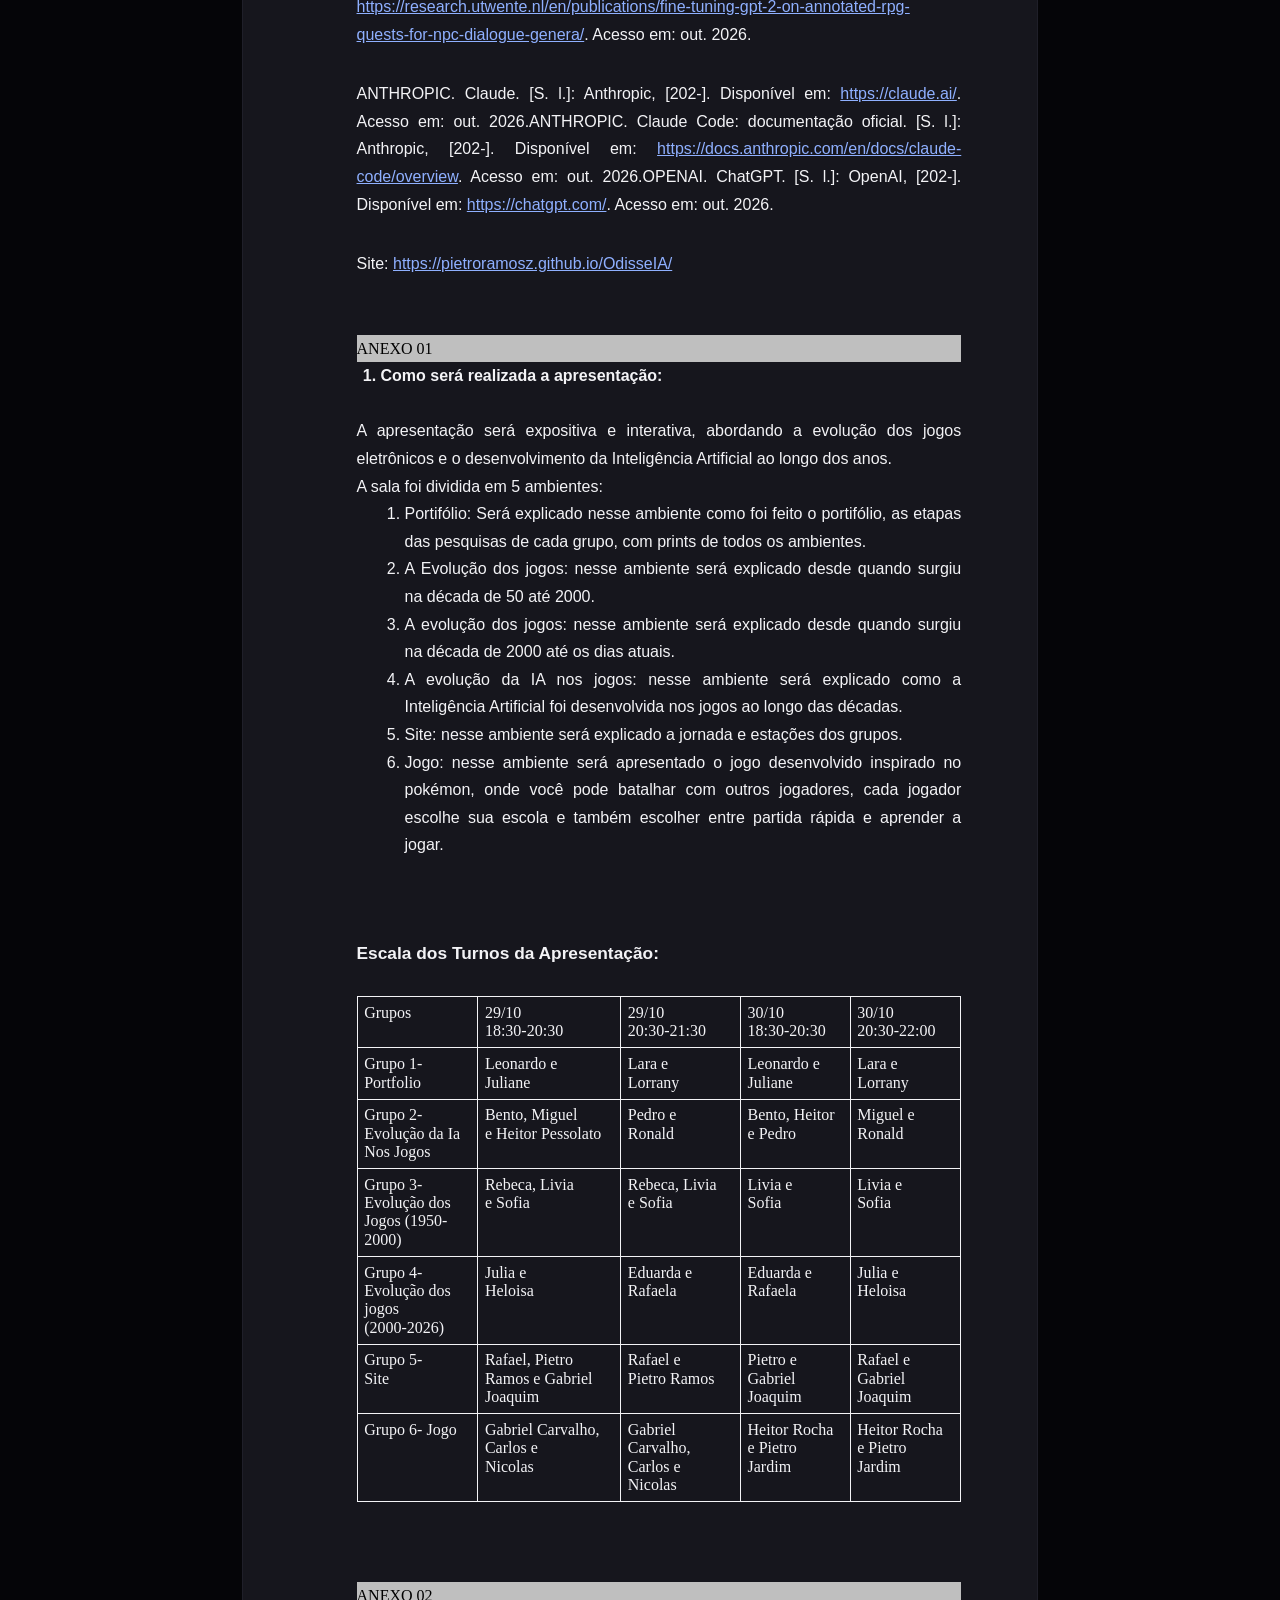
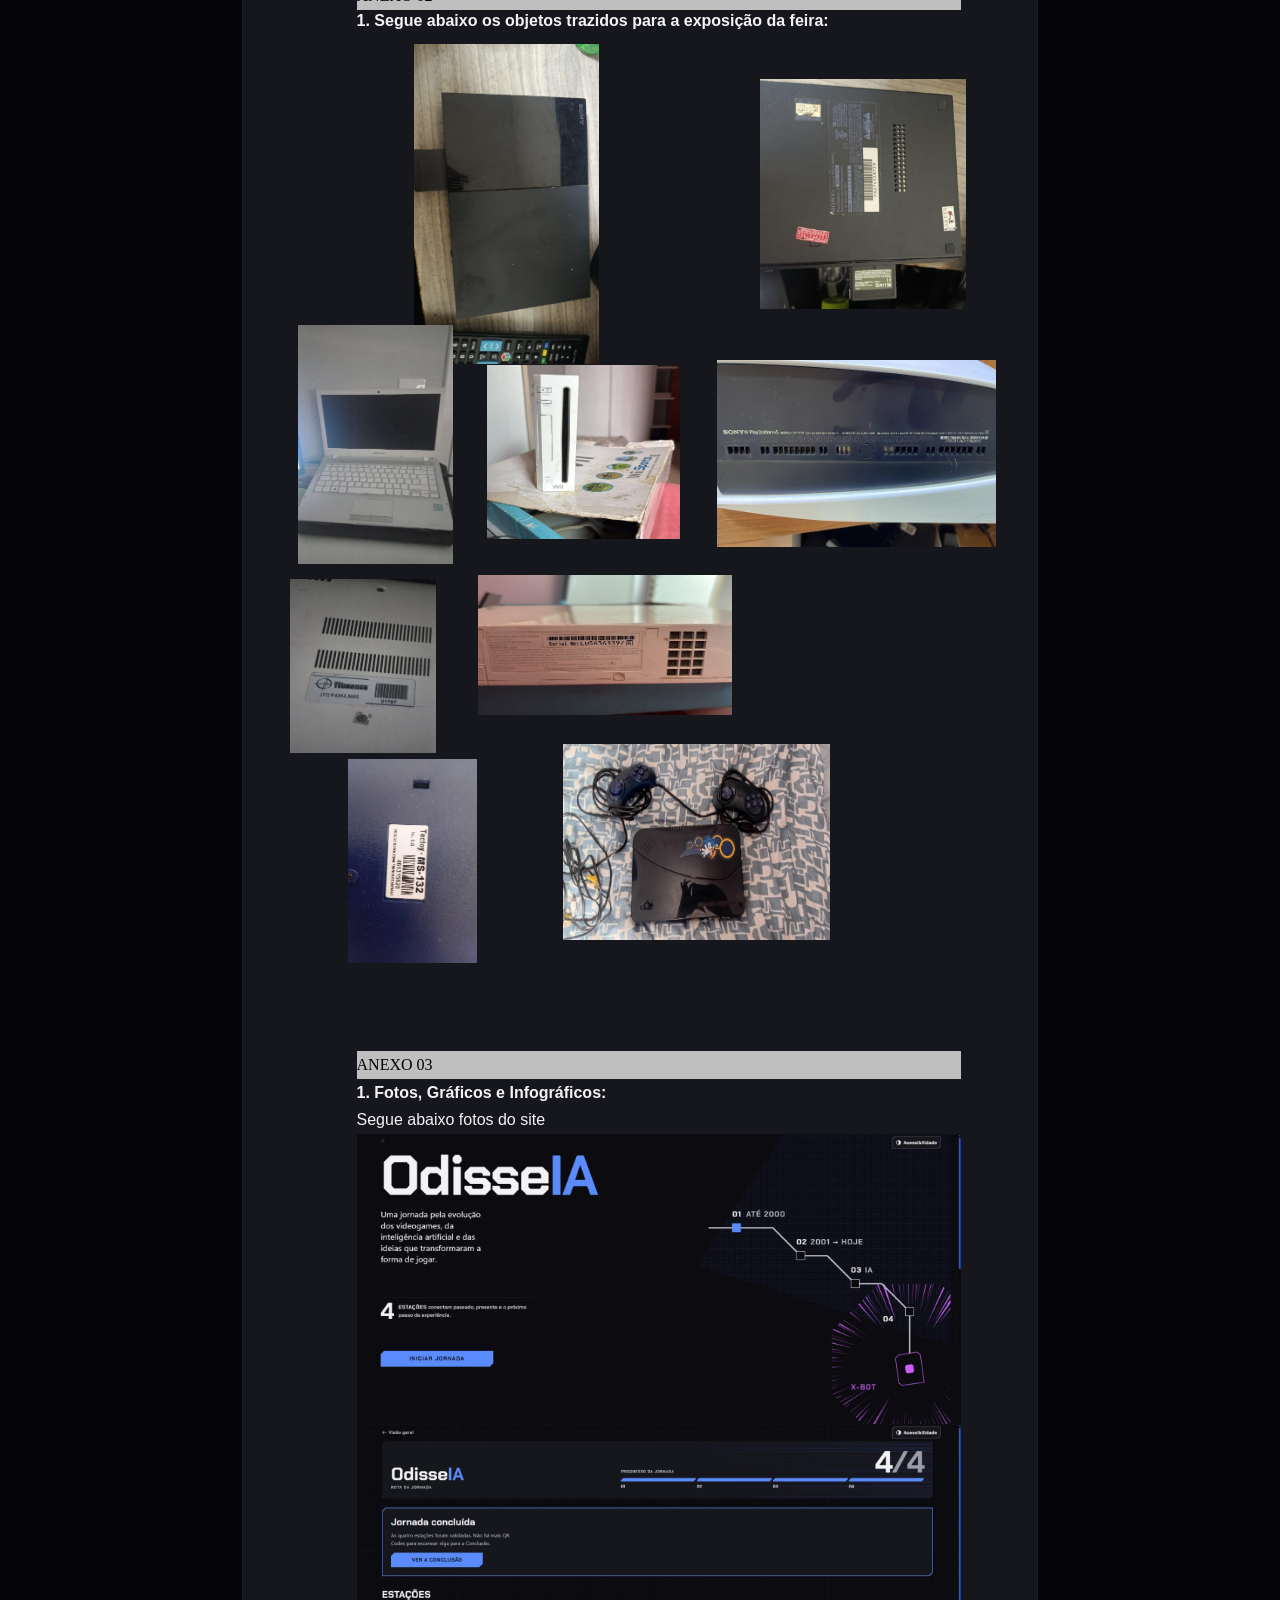
<file: portfolio.html>
<!DOCTYPE html>
<html lang="pt-BR">
<head>
  <meta charset="UTF-8">
  <meta name="viewport" content="width=device-width, initial-scale=1.0">
  <title>OdisseIA — Portfólio</title>
  <link rel="icon" href="assets/img/favicon.svg" type="image/svg+xml">
  <link rel="icon" href="assets/img/favicon-32.png" type="image/png" sizes="32x32">
  <link rel="apple-touch-icon" href="assets/img/apple-touch-icon.png">
  <link rel="stylesheet" href="assets/css/style.css">
  <link rel="stylesheet" href="assets/css/paginas/portfolio-documento.css">
  <!-- Antes de acessibilidade.js: dentro do leitor da Conclusão o painel de acessibilidade não é montado de novo. -->
  <script src="assets/js/portfolio-documento.js"></script>
  <script src="assets/js/acessibilidade.js"></script>
</head>
<body class="pagina-portfolio">
  <a class="pular" href="#conteudo-principal">Pular para o conteúdo</a>
  <main id="conteudo-principal" tabindex="-1">
    <article class="doc">
      <section class="doc__capa" aria-label="Capa">
        <img class="doc__logo" src="assets/img/portfolio/imagem-01.png" alt="Logotipo do Colégio Pentágono." width="1323" height="286">
        <div class="doc__capa-meio">
          <p class="p1">TEMA: Inteligência Artificial</p>
          <p class="p1">SUBTEMA: OdisseIA</p>
          <img class="doc__emblema" src="assets/img/portfolio/imagem-02.png" alt="Emblema da Feira de Ciências 2026, “Inteligência Artificial e Emoções”, com um rosto metade robô, metade humano." width="799" height="715">
        </div>
        <div class="doc__capa-fim">
          <p class="p2">SANTO ANDRÉ</p>
          <p class="p2">2026</p>
        </div>
      </section>

      <section class="doc__rosto" aria-label="Folha de rosto">
        <div class="doc__rosto-topo">
          <p class="p3">PROFESSORES ORIENTADORES:</p>
          <p class="p4 v" aria-hidden="true"><br></p>
          <p class="p5">Eliane Denis Rissardi</p>
          <p class="p5">Henrique Nascimento Santana</p>
        </div>
        <div class="doc__rosto-base">
          <p class="p5">1° EMI1NAC</p>
          <p class="p3"><u>Nome dos alunos:</u></p>
          <p class="p3">Bento Durso</p>
          <p class="p3">Carlos Eduardo</p>
          <p class="p3">Eduarda Cristina</p>
          <p class="p3">Gabriel Carvalho</p>
          <p class="p3">Gabriel Joaquim</p>
          <p class="p3">Heitor da Rocha</p>
          <p class="p3">Heitor Faria</p>
          <p class="p3">Heloisa Bento</p>
          <p class="p3">Julia Souza</p>
          <p class="p3">Juliane Sommerhauzer</p>
          <p class="p3">Lara Sisti</p>
          <p class="p3">Leonardo Brito</p>
          <p class="p3">Livia Wada</p>
          <p class="p3">Lorrany Carvalho</p>
          <p class="p3">Miguel Neris</p>
          <p class="p3">Nicolas Carvalho</p>
          <p class="p3">Pedro Henrique</p>
          <p class="p3">Pietro Ramos</p>
          <p class="p3">Pyetro Santos</p>
          <p class="p3">Rafael Lima</p>
          <p class="p3">Rafaela Aranha</p>
          <p class="p3">Rebeca Maia</p>
          <p class="p3">Ronald Bernardo</p>
          <p class="p3">Sofia Xavier</p>
          <p class="p6 v" aria-hidden="true"><br></p>
          <p class="p7">Santo André </p>
          <p class="p8"> 2026</p>
        </div>
      </section>

      <p class="p6 v" aria-hidden="true"><br></p>
      <p class="p9 v" aria-hidden="true"><br></p>
      <h2 class="p10">Introdução</h2>
      <p class="p11">Este portfólio apresenta o projeto OdisseIA, desenvolvido para a Feira de Ciências com o objetivo de explorar a evolução dos jogos eletrônicos e da inteligência artificial, desde os primeiros experimentos computacionais até as tecnologias presentes nos jogos atuais. O trabalho reúne pesquisas, conteúdos históricos e experiências interativas que demonstram como a tecnologia transformou a maneira de jogar e de desenvolver videogames ao longo das décadas. </p>
      <p class="p11">Ao longo do projeto, são abordados os principais marcos da história dos jogos eletrônicos, destacando consoles, jogos clássicos e avanços tecnológicos que contribuíram para o crescimento dessa indústria. Também é explorada a evolução da inteligência artificial nos games, apresentando técnicas utilizadas para controlar personagens, desenvolver estratégias, encontrar caminhos e criar experiências mais dinâmicas e interativas, criando uma apresentação que pode remeter a ideia de uma “odisseia moderna” com a foco em inteligência artificial </p>
      <p class="p11">Além da parte teórica, o projeto conta com o desenvolvimento de uma plataforma digital chamada OdisseIA, criada com HTML, CSS e JavaScript. O site complementa as apresentações presenciais por meio de estações temáticas, acesso aos conteúdos através de QR Codes e acompanhamento do progresso dos visitantes, proporcionando uma experiência de aprendizagem acessível e interativa. Outro destaque é o X-BOT, um jogo de cartas estratégico desenvolvido pela turma, inspirado em jogos como Pokémon e Yu-Gi-Oh!, com temática de máquinas e robôs. O jogo utiliza diferentes tipos de cartas, habilidades, pontos de vida, ataque, defesa e energia, incentivando o raciocínio estratégico e a tomada de decisões durante as partidas. </p>
      <p class="p11">Dessa forma, este portfólio reúne o trabalho desenvolvido pelos grupos, integrando pesquisa histórica, programação, inteligência artificial e criação de jogos. A proposta do OdisseIA é demonstrar que os videogames vão além do entretenimento, sendo também ferramentas de aprendizagem, criatividade e inovação, capazes de conectar o conhecimento científico às experiências práticas e às possibilidades tecnológicas do futuro. </p>
      <p class="p12 v" aria-hidden="true"><br></p>
      <p class="p12 v" aria-hidden="true"><br></p>
      <p class="p12 v" aria-hidden="true"><br></p>
      <h2 class="p13">Desenvolvimento</h2>
      <p class="p14">O nome OdissélA combina as palavras &quot;Odisseia&quot;, que representa uma jornada de exploração e descobertas, e &quot;IA&quot;, que simboliza a Inteligência Artificial. O nome reflete a proposta do projeto de unir tecnologia, criatividade e interatividade em uma experiência dinâmica. Além disso, representa a conexão entre o site, a inteligência artificial e o jogo <br>X-BOT, proporcionando aos visitantes uma jornada educativa e interativa. O nosso projeto nasceu como uma experiência integrada para a feira de ciências, unindo apresentações presenciais a uma plataforma digital interativa que guia os visitantes pela evolução dos jogos eletrônicos e da inteligência artificial que teve um papel importante no desenvolvimento, auxiliando na criação, revisão e melhoria dos games. Desenvolvido com HTML que é responsável por organizar o conteúdo , CSS que define a aparência e as animações e JavaScript que permite o funcionamento dos recursos, como o processo das estações e a validação dos QR Codes,e pensando especialmente para uma navegação simples e acessível pelo celular, o site atua como um fio condutor que conecta o espaço físico da feira ao ambiente virtual. Ao iniciar sua visita, o participante conhece a proposta do projeto e acessa um Hub central, onde visualiza um menu com quatro estações temáticas e o acompanhamento do seu progresso.<strong> </strong>Além disso, utilizamos recursos como o ChatGPT que nos ajudou a organizar as ideias, o Claude que contribuiu com melhorias e o Claude Code que implementou parte das soluções. Todas as etapas foram analisadas e testadas pela equipe, seguindo o documento Al Workflow, disponível no GitHub.</p>
      <p class="p15">A dinâmica funciona de maneira gamificada: após assistir a cada apresentação física na feira, o visitante escaneia um QR Code para desbloquear o conteúdo correspondente no site, tendo suas etapas salvas diretamente no navegador, sem a necessidade de criar uma conta. Essa jornada começa pelas raízes históricas da computação, avança pelo desenvolvimento das técnicas de inteligência artificial e culmina, ao final do percurso, na liberação do acesso ao X-B0T, um jogo autoral desenvolvido em conjunto para colocar em prática todos os conceitos apresentados.</p>
      <p class="p16 v" aria-hidden="true"><br></p>
      <p class="p17 v" aria-hidden="true"><br></p>
      <p class="p18">A primeira parte dessa jornada transporta o visitante para a década de 1950, época em que os computadores eram máquinas gigantescas, caras e restritas a pesquisas científicas e militares, mas que já serviam de palco para os primeiros experimentos lúdicos. Em agosto de 1950, na Canadian National Exhibition, em Toronto, o inventor canadense Josef Kates apresentou o Bertie the Brain, uma estrutura de quatro metros de altura baseada em válvulas eletrônicas que jogava jogo da velha contra humanos através de botões e um painel luminoso, contando inclusive com níveis de dificuldade ajustáveis. No ano seguinte, em maio de 1951, a empresa britânica Ferranti exibiu no Festival of Britain, em Londres, o computador Nimrod, uma máquina de grandes proporções capaz de jogar Nim, &quot;que rata-se de um jogo combinatório e imparcial para dois jogadores, onde o objetivo principal é retirar objetos como palitos, pedras ou moedas divididos em pilhas.&quot; demonstrando que sistemas eletrônicos podiam processar estratégias e tomar decisões. </p>
      <p class="p18">Em 1952, na Universidade de Cambridge, Alexander S. Douglas deu um passo além em sua tese de doutorado sobre interação humano-computador ao programar o OXO no computador EDSAC, que consistia o humano jogar com o computador o famoso jogo da velha, exibindo diretamente em uma tela de tubo de raios catódicos (CRT) controlada por um telefone adaptado. Entre 1954 e 1955, pesquisadores passaram a explorar algoritmos matemáticos para o xadrez, destacando-se o método Turochamp, de Alan Turing que foi responsável pela criação do primeiro computador que processava dados, que precisava ter seus cálculos executados manualmente devido às limitações de hardware da época. Pouco tempo depois, em 1958, o físico americano William Higinbotham criou o Tennis for Two que era um<strong> </strong>simulador de tênis onde dois jogadores competem rebatendo uma bola virtual sobre uma rede de uma perspectiva lateral utilizando uma tela de um osciloscópio. No Laboratório Nacional de Brookhaven, utilizando um computador analógico que processa dados por meio de grandezas físicas contínuas como voltagem por exemplo, enquanto em 1959 o experimento Mouse in the Maze introduziu o controle de um rato virtual por labirintos em tempo real.</p>
      <p class="p18">Avançando pelas estações históricas da OdisseIA, o visitante compreende como a década de 1960 transformou esses experimentos científicos em experiências interativas. O grande marco ocorreu em 1961, quando Steve Russell e outros estudantes do MIT desenvolveram o Spacewar! para o computador PDP-1, colocando dois jogadores em um combate espacial onde naves disparavam torpedos e sofriam a influência gravitacional de uma estrela no centro da tela. Em 1962, o código aberto do jogo espalhou-se por diversas universidades americanas, inspirando uma nova geração de programadores. </p>
      <p class="p18">Paralelamente, entre 1966 e 1969, os trabalhos de Ralph Baer com o protótipo Brown Box e jogos de tênis para televisão lançaram as bases dos consoles domésticos. Esse amadurecimento levou à explosão comercial da década de 1970, iniciada em 1971 com o Computer Space, o primeiro arcade comercial criado por Nolan Bushnell e Ted Dabney em parceria com a Nutting Associates. Em 1972, a dupla fundou a Atari e lançou o Pong, um simulador de tênis de mesa cuja simplicidade fez tanto sucesso nos testes no bar Andy Capp's Tavern, na Califórnia, que a máquina travou pelo excesso de moedas. </p>
      <p class="p18">Nos anos seguintes, os fliperamas diversificaram seus gêneros com Tank (1974), da Atari, que trazia batalhas de tanques em cenários com obstáculos, e Gunfight, da Midway, um duelo de cowboys que revolucionou a indústria ao substituir circuitos dedicados por um microprocessador. Em 1976, a Atari lançou Breakout, projetado por Bushnell e Steve Bristow com protótipo construído por Steve Jobs e Steve Wozniak, adaptando a mecânica de rebater bolas para o desafio individual de destruir blocos. Em 1977, o lançamento do Atari 2600 (originalmente Atari VCS) levou os jogos definitivamente para a sala de estar através do sistema de cartuchos trocáveis e joysticks, popularizando títulos como Adventure e Pitfall!</p>
      <p class="p18">O final da década consolidou a era de ouro dos arcades com dois fenômenos: Space Invaders (1978), criado por Tomohiro Nishikado na Taito, que introduziu fileiras de alienígenas, barreiras de proteção e uma trilha sonora que acelerava conforme o perigo aumentava; e Asteroids (1979), de Ed Logg e Lyle Rains na Atari, que inovou com movimentação inercial, teletransporte, tela contínua nas bordas e rochas espaciais que se dividiam ao serem atingidas.</p>
      <p class="p18">A transição para as décadas de 1980, 1990 e 2000 mostra ao visitante do projeto como os jogos se tornaram um fenômeno cultural e tecnológico global. Nos anos 1980, ao lado dos primeiros jogos de aventura em texto (text adventures) e do console Intellivision, surgiram ícones eternos como Pac-Man (1980), Tetris (1984) e Super Mario Bros. (1985). Embora o mercado tenha sofrido o Grande Crash de 1983 devido à saturação de jogos de baixa qualidade, como E.T. da Atari, a indústria foi resgatada pelo lançamento do Nintendo Entertainment System (NES, ou Famicom no Japão), que estabeleceu rigorosos padrões de qualidade e narrativas mais ricas. Na década de 1990, a famosa guerra dos consoles de 16 bits entre o Mega Drive da Sega, estrelado por Sonic, e o Super Nintendo, de Mario — que já ensaiava efeitos de rotação e escala com o Mode 7 —, abriu caminho para a revolução dos gráficos tridimensionais na quinta geração, liderada pelo Sega Saturn e pelo PlayStation da Sony em 1994, e pelo Nintendo 64 em 1996.</p>
      <p class="p18 v" aria-hidden="true"><br></p>
      <p class="p18">A adoção do CD-ROM que é um tipo de mídia de armazenamento óptico e dos cartões de memória permitiu trilhas sonoras complexas, cenas cinematográficas e o florescimento dos RPGs e dos jogos de estratégia em tempo real, como Warcraft, Command &amp; Conquer e Age of Empires, enquanto franquias portáteis como Pokémon tornaram-se marcas culturais globais e as primeiras lan houses surgiam como espaços de socialização em rede. Já a chegada dos anos 2000 consolidou a era online e das lan houses, popularizando jogos de computador como The Sims, American McGee's Alice, Alfred's Adventure e Habbo Hotel, ao mesmo tempo em que o Dreamcast da Sega inaugurou os modems embutidos nos consoles e abria espaço para a geração do PlayStation 2, Xbox, GameCube e portáteis como WonderSwan Color e Neo Geo Pocket Color.</p>
      <p class="p18">À medida que o visitante avança pelas estações do site OdisseIA e escaneia novos QR Codes, ele descobre que essa evolução visual e de hardware sempre caminhou lado a lado com o desenvolvimento da Inteligência Artificial nos jogos. Nos primeiros títulos, como Pong, o computador apenas seguia cálculos matemáticos simples para acompanhar a bola, evoluindo logo para a chamada IA baseada em regras, onde o programador estabelece condições fixas: se o jogador está distante, o inimigo patrulha; se o detecta, persegue; se está próximo, ataca; e se está com pouca vida, foge. Em 1980, Pac-Man demonstrou o poder da IA de perseguição ao dar comportamentos distintos para cada um de seus quatro fantasmas. Para organizar essas ações, a indústria adotou as Máquinas de Estados Finitos (Finite State Machines - FSMs), que dividem o comportamento do personagem em estados bem definidos de patrulha, detecção, perseguição, ataque e procura, combinadas a algoritmos de navegação e Pathfinding, como o famoso A* (A-Star), que calcula a melhor rota em um mapa desviando de paredes e obstáculos.</p>
      <p class="p18">Com o aumento da complexidade dos jogos modernos, especialmente em RPGs de mundo aberto, surgiram arquiteturas mais sofisticadas apresentadas nas estações da feira, como as Behavior Trees (Árvores de Comportamento), que avaliam decisões de forma hierárquica para definir um comportamento de personagens não jogáveis(NPC), e a Utility AI, que e um sistema que atribui pontuações matemáticas para cada ação possível — por exemplo, conferindo 95 pontos para curar-se quando a vida está baixa, contra 80 para atacar ou 70 para buscar cobertura —, garantindo reações muito mais orgânicas para inimigos, aliados e NPCs como guardas e comerciantes. Já no universo dos jogos de cartas colecionáveis (TCGs), a inteligência artificial atua na análise combinatória por meio de algoritmos como Minimax e Monte Carlo Tree Search (MCTS), capazes de simular jogadas futuras, decidir o momento exato de atacar ou ativar um efeito e até testar milhares de partidas automatizadas para auxiliar os desenvolvedores no balanceamento das cartas. Mais recentemente, essa base tradicional ganhou o reforço do Machine Learning (Aprendizado de Máquina), que aprende padrões diretamente a partir de dados e experiências — como demonstrado pelo sistema AlphaGo, da DeepMind —, e da IA Generativa, que foi capaz de criar diálogos, missões, histórias, vozes e cenários dinamicamente. Longe de se anularem, a IA tradicional e a generativa se complementam: enquanto a primeira garante controle, previsibilidade e equilíbrio nas regras de combate e movimentação, a segunda amplia a criatividade e a imersão dos mundos virtuais.</p>
      <p class="p18">Ao concluir a leitura e o desbloqueio de todas as estações teóricas no Hub do OdisseIA, o visitante finalmente libera no próprio navegador a etapa final da jornada: o acesso ao X-Bot, um jogo de cartas colecionáveis com temática de máquinas e robôs que materializa na prática tudo o que foi visto ao longo da feira. No X-Bot, a criatividade e a identidade visual se unem à matemática para dar vida a um universo próprio, onde cada carta possui uma função narrativa e tática. O jogador pode escolher líderes como Rogen, um sábio estrategista da classe Mágico cuja habilidade permite analisar as cartas do topo do baralho para antecipar jogadas, ou Bobo, da classe Especialista, focado em colocar robôs em campo rapidamente ao jogar unidades de baixo custo gratuitamente e baratear cartas pesadas. O campo de batalha é modificado por cartas de terreno, como A Grande Biblioteca, que fortalece os Mágicos, e a Oficina, que amplia a resistência dos Especialistas, além de itens como o Tomo da Sabedoria, capaz de converter uma unidade para a classe Mágica. A dinâmica das partidas se completa com cartas comuns de suporte e geração de energia, cartas de efeito e personagens especiais com habilidades únicas, como Rodote, que prevê cartas do oponente, Mabo, que protege o líder contra efeitos adversários, H4KB0T, que manipula atributos de poder e defesa em campo, além de Drogoon e Bomia, que diversificam as estratégias.</p>
      <p class="p18">Para transformar o universo do X-Bot em um jogo funcional integrado à conclusão da feira, a equipe utilizou a linguagem Python devido à sua flexibilidade e clareza lógica. A programação estruturou cada carta com seus respectivos atributos de nome, tipo, poder, defesa, custo de energia e habilidades especiais, gerenciando automaticamente o embaralhamento, a compra inicial e o fluxo de cartas entre o baralho, a mão, o campo e o descarte. O motor do jogo controla rigorosamente o sistema de energia a cada turno e automatiza o sistema de combate, validando ataques, comparando atributos de poder e defesa e organizando a fila de resolução dos efeitos para que habilidades encadeadas ocorram sem erros e mantenham o equilíbrio competitivo, impedindo que uma única carta vença a partida sozinha. É exatamente sobre essa base lógica que a Inteligência Artificial do X-Bot opera: além de automatizar mecânicas de análise como a habilidade do líder Rogen, a estrutura permite o funcionamento de um oponente controlado pelo computador que utiliza critérios de avaliação e sistemas de pontuação semelhantes à Utility AI para analisar sua mão, administrar energia, posicionar robôs e escolher os melhores alvos de ataque.</p>
      <p class="p19 v" aria-hidden="true"><br></p>
      <p class="p19 v" aria-hidden="true"><br></p>
      <p class="p19 v" aria-hidden="true"><br></p>
      <p class="p19 v" aria-hidden="true"><br></p>
      <p class="p19 v" aria-hidden="true"><br></p>
      <p class="p19 v" aria-hidden="true"><br></p>
      <h2 class="p20">Conclusão</h2>
      <p class="p19">Culminando na criação de toda a experiência, a elaboração do portfólio foi importante para compreender a evolução dos videogames e da tecnologia, principalmente a atuação da inteligência artificial nos jogos, demonstrando a capacidade criativa e a imaginação do ser humano ao longo da história. Por meio das pesquisas, aprendemos como a inteligência artificial, a programação e o desenvolvimento de jogos contribuíram para transformar a maneira como as pessoas interagem com a tecnologia.</p>
      <p class="p19">O projeto também estimulou a criatividade e o raciocínio lógico, habilidades essenciais para a criação e o desenvolvimento de um jogo, exigindo organização e trabalho em equipe. Desse modo, a Feira de Ciências nos proporcionou uma experiência enriquecedora, permitindo-nos aprimorar nossa inventividade , bem como a capacidade de trabalhar em equipe e os conhecimentos sobre a evolução das tecnologias.</p>
      <p class="p17">Dessa forma, o projeto OdisselA cumpre seu propósito de conectar história, ciência da computação, desenvolvimento web e criação de jogos em uma experiência única e coesa. A integração entre as apresentações presenciais, o desbloqueio progressivo por QR Code no site mobile e a culminância prática no jogo X-Bot permitiu que os visitantes não apenas ouvissem falar sobre a evolução da tecnologia, mas vivenciassem na prática como os videogames deixaram de ser simples experimentos de laboratório nos anos 1950 para se tornarem um dos campos mais ricos de inovação para a educação, o trabalho em equipe e o futuro da inteligência artificial.</p>
      <div class="doc__quebra" aria-hidden="true"></div>
      <h2 class="p21">REFERÊNCIAS BIBLIOGRAFICAS</h2>
      <p class="p18">21ST.DEV. <strong>21st.dev</strong>: fonte de referências e elementos visuais para o design do site. [S. l.], [202-]. Disponível em: <a href="https://21st.dev/" target="_blank" rel="noopener noreferrer">https://21st.dev/</a>. Acesso em: out. 2026.</p>
      <p class="p18">AAAI / AIIDE. <strong>PANGeA</strong>: Procedural Artificial Narrative Using Generative AI for Turn-Based, Role-Playing Video Games. <em>In</em>: AAAI CONFERENCE ON ARTIFICIAL INTELLIGENCE AND INTERACTIVE DIGITAL ENTERTAINMENT (AIIDE), [S. l.], 2024. Disponível em: <a href="https://ojs.aaai.org/index.php/AIIDE/article/view/31876" target="_blank" rel="noopener noreferrer">https://ojs.aaai.org/index.php/AIIDE/article/view/31876</a>. Acesso em: out. 2026.</p>
      <p class="p18">AI-POWERED dialogues and quests generation in role-playing games using Google's Gemini and Sentence BERT framework. <strong>Procedia Computer Science</strong>, [S. l.], 2024. Disponível em: <a href="https://www.sciencedirect.com/science/article/pii/S187705092403148X" target="_blank" rel="noopener noreferrer">https://www.sciencedirect.com/science/article/pii/S187705092403148X</a>. Acesso em: out. 2026.</p>
      <p class="p18">CANALTECH. <strong>Portal Canaltech</strong>: tecnologia, ciência e games. [S. l.], [202-]. Disponível em: <a href="https://canaltech.com.br/" target="_blank" rel="noopener noreferrer">https://canaltech.com.br/</a>. Acesso em: out. 2026.</p>
      <p class="p18">EPIC GAMES. <strong>Behavior Trees in Unreal Engine</strong>. [S. l.]: Epic Games Documentation, [202-]. Disponível em: <a href="https://dev.epicgames.com/documentation/en-us/unreal-engine/behavior-trees-in-unreal-engine" target="_blank" rel="noopener noreferrer">https://dev.epicgames.com/documentation/en-us/unreal-engine/behavior-trees-in-unreal-engine</a>. Acesso em: out. 2026.</p>
      <p class="p18">EPIC GAMES. <strong>Environment Query System in Unreal Engine</strong>. [S. l.]: Epic Games Documentation, [202-]. Disponível em: <a href="https://dev.epicgames.com/documentation/en-us/unreal-engine/environment-query-system-in-unreal-engine" target="_blank" rel="noopener noreferrer">https://dev.epicgames.com/documentation/en-us/unreal-engine/environment-query-system-in-unreal-engine</a>. Acesso em: out. 2026.</p>
      <p class="p18">EQUIPE DO JOGO X-BOT. <strong>Documentação interna, regras e identidade visual do jogo X-Bot</strong>. Material técnico desenvolvido para o Projeto OdisseIA. 2026.</p>
      <p class="p18">EXPLICADO.NET. <strong>Portal Explicado.net</strong>. [S. l.], [202-]. Disponível em: <a href="https://explicado.net/" target="_blank" rel="noopener noreferrer">https://explicado.net/</a>. Acesso em: out. 2026.</p>
      <p class="p18">GAME AI PRO. <strong>An Introduction to Utility Theory</strong>. Cap. 9. [S. l.], [201-]. Disponível em: <a href="https://www.gameaipro.com/GameAIPro/GameAIPro_Chapter09_An_Introduction_to_Utility_Theory.pdf" target="_blank" rel="noopener noreferrer">https://www.gameaipro.com/GameAIPro/GameAIPro_Chapter09_An_Introduction_to_Utility_Theory.pdf</a>. Acesso em: out. 2026.</p>
      <p class="p18">GARCÍA-SÁNCHEZ, Pablo <em>et al</em>. <strong>Optimizing Hearthstone Agents using an Evolutionary Algorithm</strong>. <em>arXiv preprint</em> arXiv:2410.19681, 2024. Disponível em: <a href="https://arxiv.org/abs/2410.19681" target="_blank" rel="noopener noreferrer">https://arxiv.org/abs/2410.19681</a>. Acesso em: out. 2026.</p>
      <p class="p18">GITHUB PAGES. <strong>GitHub Pages</strong>: plataforma de hospedagem e publicação web. [S. l.], [202-]. Disponível em: <a href="https://pages.github.com/" target="_blank" rel="noopener noreferrer">https://pages.github.com/</a>. Acesso em: out. 2026.</p>
      <p class="p18">GOOGLE DEEPMIND. <strong>AlphaGo</strong>. [S. l.]: Google DeepMind Research, [202-]. Disponível em: <a href="https://deepmind.google/research/alphago/" target="_blank" rel="noopener noreferrer">https://deepmind.google/research/alphago/</a>. Acesso em: out. 2026.</p>
      <p class="p18">GOOGLE RESEARCH. <strong>AlphaGo</strong>: Mastering the ancient game of Go with Machine Learning. [S. l.]: Google Research Blog, 2016. Disponível em: <a href="https://research.google/blog/alphago-mastering-the-ancient-game-of-go-with-machine-learning/" target="_blank" rel="noopener noreferrer">https://research.google/blog/alphago-mastering-the-ancient-game-of-go-with-machine-learning/</a>. Acesso em: out. 2026.</p>
      <p class="p18">KWON, Minji; SEO, Jinseok. <strong>Game AI Agents using Deliberative Behavior Tree based on Utility Theory</strong>. Korea Citation Index (KCI), [S. l.], 2022. Disponível em: <a href="https://www.kci.go.kr/kciportal/ci/sereArticleSearch/ciSereArtiView.kci?sereArticleSearchBean.artiId=ART002817338" target="_blank" rel="noopener noreferrer">https://www.kci.go.kr/kciportal/ci/sereArticleSearch/ciSereArtiView.kci?sereArticleSearchBean.artiId=ART002817338</a>. Acesso em: out. 2026.</p>
      <p class="p18">MEDIUM. <strong>Artigos sobre história dos jogos eletrônicos e tecnologia</strong>. [S. l.], [202-]. Disponível em: <a href="https://medium.com/" target="_blank" rel="noopener noreferrer">https://medium.com/</a>. Acesso em: out. 2026.</p>
      <p class="p18">NARRATIVE and dialogue generation for video-games: A systematic mapping. <strong>Engineering Applications of Artificial Intelligence</strong>, [S. l.], 2026. Disponível em: <a href="https://www.sciencedirect.com/science/article/pii/S0952197626013242" target="_blank" rel="noopener noreferrer">https://www.sciencedirect.com/science/article/pii/S0952197626013242</a>. Acesso em: out. 2026.</p>
      <p class="p18">NOSTALGIA GAMES. <strong>Nostalgia Games</strong>: história dos videogames clássicos. [S. l.], [202-]. Disponível em: <a href="https://nostalgiagames.com.br/" target="_blank" rel="noopener noreferrer">https://nostalgiagames.com.br/</a>. Acesso em: out. 2026.</p>
      <p class="p18">PERSONALIZED Quest and Dialogue Generation in Role-Playing Games. <em>In</em>: CHI CONFERENCE ON HUMAN FACTORS IN COMPUTING SYSTEMS (CHI '23), 2023. <strong>Proceedings [...]</strong>. [S. l.]: ACM, 2023. Disponível em: <a href="https://doi.org/10.1145/3544548.3581441" target="_blank" rel="noopener noreferrer">https://doi.org/10.1145/3544548.3581441</a>. Acesso em: out. 2026.</p>
      <p class="p18">RAMOS, Pietro <em>et al</em>. <strong>OdisseIA</strong>: repositório com o código-fonte do site do projeto. GitHub, 2026. Disponível em: <a href="https://github.com/pietroramosz/OdisseIA" target="_blank" rel="noopener noreferrer">https://github.com/pietroramosz/OdisseIA</a>. Acesso em: out. 2026.</p>
      <p class="p18">SÃO PAULO ANTIGA. <strong>São Paulo Antiga</strong>: história e cultura. São Paulo, [202-]. Disponível em: <a href="https://www.saopauloantiga.com.br/" target="_blank" rel="noopener noreferrer">https://www.saopauloantiga.com.br/</a>. Acesso em: out. 2026.</p>
      <p class="p18">SONY GROUP PORTAL. <strong>Corporate History &amp; PlayStation Heritage</strong>. Tóquio, [202-]. Disponível em: <a href="https://www.sony.com/en/" target="_blank" rel="noopener noreferrer">https://www.sony.com/en/</a>. Acesso em: out. 2026.</p>
      <p class="p18">ŚWIECHOWSKI, Maciej; TAJMAJER, Tomasz; JANUSZ, Andrzej. <strong>Improving Hearthstone AI by Combining MCTS and Supervised Learning Algorithms</strong>. <em>arXiv preprint</em> arXiv:1808.04794, 2018. Disponível em: <a href="https://arxiv.org/abs/1808.04794" target="_blank" rel="noopener noreferrer">https://arxiv.org/abs/1808.04794</a>. Acesso em: out. 2026.</p>
      <p class="p18">TECGADGETS; TECNOHUB. <strong>Portais de tecnologia e história dos jogos eletrônicos</strong>. [S. l.], [202-]. Acesso em: out. 2026.</p>
      <p class="p18">TECHTUDO. <strong>Portal TechTudo</strong>: jogos e tecnologia. Rio de Janeiro: Grupo Globo, [202-]. Disponível em: <a href="https://www.techtudo.com.br/" target="_blank" rel="noopener noreferrer">https://www.techtudo.com.br/</a>. Acesso em: out. 2026.</p>
      <p class="p18">UMGAMER. <strong>Portal UmGamer</strong>. [S. l.], [202-]. Disponível em: <a href="https://umgamer.com/" target="_blank" rel="noopener noreferrer">https://umgamer.com/</a>. Acesso em: out. 2026.</p>
      <p class="p18">VAN STEGEREN, Judith; MYŚLIWIEC, Jakub. <strong>Fine-tuning GPT-2 on annotated RPG quests for NPC dialogue generation</strong>. University of Twente Research Information, Enschede, 2021. Disponível em: <a href="https://research.utwente.nl/en/publications/fine-tuning-gpt-2-on-annotated-rpg-quests-for-npc-dialogue-genera/" target="_blank" rel="noopener noreferrer">https://research.utwente.nl/en/publications/fine-tuning-gpt-2-on-annotated-rpg-quests-for-npc-dialogue-genera/</a>. Acesso em: out. 2026.</p>
      <p class="p18">ANTHROPIC. Claude. [S. l.]: Anthropic, [202-]. Disponível em: <a href="https://claude.ai/" target="_blank" rel="noopener noreferrer">https://claude.ai/</a>. Acesso em: out. 2026.ANTHROPIC. Claude Code: documentação oficial. [S. l.]: Anthropic, [202-]. Disponível em: <a href="https://docs.anthropic.com/en/docs/claude-code/overview" target="_blank" rel="noopener noreferrer">https://docs.anthropic.com/en/docs/claude-code/overview</a>. Acesso em: out. 2026.OPENAI. ChatGPT. [S. l.]: OpenAI, [202-]. Disponível em: <a href="https://chatgpt.com/" target="_blank" rel="noopener noreferrer">https://chatgpt.com/</a>. Acesso em: out. 2026.</p>
      <p class="p18">Site: <a href="https://pietroramosz.github.io/OdisseIA/" target="_blank" rel="noopener noreferrer">https://pietroramosz.github.io/OdisseIA/</a></p>
      <p class="p12 v" aria-hidden="true"><br></p>
      <h2 class="p22">ANEXO 01</h2>
      <ol class="doc__ol doc__ol--1" start="1"><li class="p23">Como será realizada a apresentação: </li></ol>
      <p class="p9 v" aria-hidden="true"><br></p>
      <p class="p9">A apresentação será expositiva e interativa, abordando a evolução dos jogos eletrônicos e o desenvolvimento da Inteligência Artificial ao longo dos anos.</p>
      <p class="p9">A sala foi dividida em 5 ambientes:</p>
      <ol class="doc__ol doc__ol--2"><li class="p9">Portifólio: Será explicado nesse ambiente como foi feito o portifólio, as etapas das pesquisas de cada grupo, com prints de todos os ambientes.</li><li class="p9">A Evolução dos jogos: nesse ambiente será explicado desde quando surgiu na década de 50 até 2000.</li><li class="p9">A evolução dos jogos: nesse ambiente será explicado desde quando surgiu na década de 2000 até os dias atuais.</li><li class="p9">A evolução da IA nos jogos: nesse ambiente será explicado como a Inteligência Artificial foi desenvolvida nos jogos ao longo das décadas.</li><li class="p9">Site: nesse ambiente será explicado a jornada e estações dos grupos.</li><li class="p9">Jogo: nesse ambiente será apresentado o jogo desenvolvido inspirado no pokémon, onde você pode batalhar com outros jogadores, cada jogador escolhe sua escola e também escolher entre partida rápida e aprender a jogar.</li></ol>
      <div class="doc__quebra" aria-hidden="true"></div>
      <h3 class="p24">Escala dos Turnos da Apresentação:</h3>
      <p class="p25 v" aria-hidden="true"><br></p>
      <div class="doc__tabela" role="region" aria-label="Escala dos Turnos da Apresentação (tabela)" tabindex="0">
<table>
<colgroup><col style="width:20.00%"><col style="width:23.67%"><col style="width:19.83%"><col style="width:18.17%"><col style="width:18.33%"></colgroup>
<tr><th scope="col"><p class="tnr">Grupos</p></th><th scope="col"><p class="tnr">29/10</p><p class="tnr">18:30-20:30</p></th><th scope="col"><p class="tnr">29/10</p><p class="tnr">20:30-21:30</p></th><th scope="col"><p class="tnr">30/10</p><p class="tnr">18:30-20:30</p></th><th scope="col"><p class="tnr">30/10</p><p class="tnr">20:30-22:00</p></th></tr>
<tr><th scope="row"><p class="tnr">Grupo 1- Portfolio</p></th><td><p class="tnr">Leonardo e</p><p class="tnr">Juliane</p></td><td><p class="tnr">Lara e</p><p class="tnr">Lorrany</p></td><td><p class="tnr">Leonardo e</p><p class="tnr">Juliane</p></td><td><p class="tnr">Lara e</p><p class="tnr">Lorrany</p></td></tr>
<tr><th scope="row"><p class="tnr">Grupo 2-</p><p class="tnr">Evolução da Ia</p><p class="tnr">Nos Jogos</p></th><td><p class="tnr">Bento, Miguel</p><p class="tnr">e Heitor Pessolato</p></td><td><p class="tnr">Pedro e</p><p class="tnr">Ronald</p></td><td><p class="tnr">Bento, Heitor</p><p class="tnr">e Pedro</p></td><td><p class="tnr">Miguel e</p><p class="tnr">Ronald</p></td></tr>
<tr><th scope="row"><p class="tnr">Grupo 3- Evolução dos Jogos (1950-2000)</p></th><td><p class="tnr">Rebeca, Livia</p><p class="tnr">e Sofia</p></td><td><p class="tnr">Rebeca, Livia</p><p class="tnr">e Sofia</p></td><td><p class="tnr">Livia e</p><p class="tnr">Sofia</p></td><td><p class="tnr">Livia e</p><p class="tnr">Sofia</p></td></tr>
<tr><th scope="row"><p class="tnr">Grupo 4-</p><p class="tnr">Evolução dos</p><p class="tnr">jogos</p><p class="tnr">(2000-2026)</p></th><td><p class="tnr">Julia e</p><p class="tnr">Heloisa</p></td><td><p class="tnr">Eduarda e</p><p class="tnr">Rafaela</p></td><td><p class="tnr">Eduarda e</p><p class="tnr">Rafaela</p></td><td><p class="tnr">Julia e</p><p class="tnr">Heloisa</p></td></tr>
<tr><th scope="row"><p class="tnr">Grupo 5-<span class="arial"><span style="font-size:0.75rem"><strong> </strong></span></span></p><p class="tnr">Site</p></th><td><p class="tnr">Rafael, Pietro</p><p class="tnr">Ramos e Gabriel</p><p class="tnr">Joaquim</p></td><td><p class="tnr">Rafael e</p><p class="tnr">Pietro Ramos</p></td><td><p class="tnr">Pietro e Gabriel Joaquim</p></td><td><p class="tnr">Rafael e Gabriel Joaquim</p></td></tr>
<tr><th scope="row"><p class="tnr">Grupo 6- Jogo</p></th><td><p class="tnr">Gabriel Carvalho, Carlos e</p><p class="tnr">Nicolas</p></td><td><p class="tnr">Gabriel Carvalho, Carlos e</p><p class="tnr">Nicolas</p></td><td><p class="tnr">Heitor Rocha</p><p class="tnr">e Pietro Jardim</p></td><td><p class="tnr">Heitor Rocha</p><p class="tnr">e Pietro</p><p class="tnr">Jardim</p></td></tr>
</table>
</div>
      <div class="doc__quebra" aria-hidden="true"></div>
      <h2 class="p22">ANEXO 02</h2>
      <p class="p26">1. Segue abaixo os objetos trazidos para a exposição da feira:</p>
            <div class="doc__colagem" style="aspect-ratio:793.7/927.0">
        <img class="doc__colagem-img" src="assets/img/portfolio/imagem-03.jpeg" alt="Aparelho preto da Sony sobre uma mesa de madeira, ao lado de um controle remoto de televisão." width="425" height="733" loading="lazy" decoding="async" style="left:21.48%;top:0%;width:23.386%">
        <img class="doc__colagem-img" src="assets/img/portfolio/imagem-04.png" alt="Parte de baixo de um console preto, com a etiqueta de especificações e o código de barras." width="312" height="349" loading="lazy" decoding="async" style="left:65.172%;top:3.771%;width:25.941%">
        <img class="doc__colagem-img" src="assets/img/portfolio/imagem-05.jpeg" alt="Notebook branco aberto sobre uma superfície." width="354" height="547" loading="lazy" decoding="async" style="left:6.925%;top:30.309%;width:19.466%">
        <img class="doc__colagem-img" src="assets/img/portfolio/imagem-06.jpeg" alt="Parte de trás de um console PlayStation da Sony, com as entradas à mostra." width="641" height="428" loading="lazy" decoding="async" style="left:59.677%;top:34.094%;width:35.235%">
        <img class="doc__colagem-img" src="assets/img/portfolio/imagem-07.jpeg" alt="Console Wii branco em pé sobre uma caixa do jogo Wii Sports." width="442" height="399" loading="lazy" decoding="async" style="left:30.7%;top:34.553%;width:24.321%">
        <img class="doc__colagem-img" src="assets/img/portfolio/imagem-08.jpeg" alt="Etiqueta com código de barras e o nome Tecnohub, na parte de baixo de um aparelho." width="335" height="400" loading="lazy" decoding="async" style="left:5.922%;top:57.695%;width:18.395%">
        <img class="doc__colagem-img" src="assets/img/portfolio/imagem-09.jpeg" alt="Etiqueta com número de série na lateral de um console claro, ao lado de uma grade de ventilação." width="584" height="321" loading="lazy" decoding="async" style="left:29.533%;top:57.3%;width:32.08%">
        <img class="doc__colagem-img" src="assets/img/portfolio/imagem-10.jpeg" alt="Console preto com uma ilustração do Sonic, dois controles de jogo e cabos sobre uma cama." width="611" height="448" loading="lazy" decoding="async" style="left:40.334%;top:75.53%;width:33.607%">
        <img class="doc__colagem-img" src="assets/img/portfolio/imagem-11.jpeg" alt="Etiqueta Tectoy MS-132 em um aparelho azul." width="296" height="469" loading="lazy" decoding="async" style="left:13.191%;top:77.066%;width:16.283%">
      </div>
      <div class="doc__quebra" aria-hidden="true"></div>
      <h2 class="p22">ANEXO 03</h2>
      <h3 class="p10"><span class="tnr"> </span>1. Fotos, Gráficos e Infográficos: </h3>
      <p class="p25">Segue abaixo fotos do site</p>
      <p class="p9"><img src="assets/img/portfolio/imagem-12.jpg" alt="Página inicial do site OdisseIA: a palavra-marca, a rota das estações e o botão “Iniciar jornada”." width="1600" height="768" loading="lazy" decoding="async"></p>
      <p class="p9"><img src="assets/img/portfolio/imagem-13.jpg" alt="Hub do site com a jornada concluída em 4/4 e os cartões das quatro estações." width="1600" height="754" loading="lazy" decoding="async"></p>
      <p class="p9"><img src="assets/img/portfolio/imagem-14.jpg" alt="Página da Estação 4, “Por trás do X-B0T”, com a carta do jogo." width="1600" height="770" loading="lazy" decoding="async"></p>
      <p class="p9"><img src="assets/img/portfolio/imagem-15.png" alt="Página inicial do site rolada até a seção “Como funciona” e a lista “A jornada”, com as quatro estações." width="1385" height="629" loading="lazy" decoding="async"></p>
      <p class="p9"><img src="assets/img/portfolio/imagem-16.png" alt="Página da Estação 1, “Inteligência Artificial nos jogos”, com um diagrama em árvore." width="1122" height="749" loading="lazy" decoding="async"></p>
      <p class="p9"><img src="assets/img/portfolio/imagem-17.png" alt="Página da Estação 2, “Evolução dos jogos até 2000”, com um gráfico de pontos de uma quadra de Pong." width="1128" height="786" loading="lazy" decoding="async"></p>
      <p class="p9"><img src="assets/img/portfolio/imagem-18.png" alt="Página da Estação 3, “Evolução dos jogos de 2001 até hoje”, com uma rede de conexões." width="1104" height="759" loading="lazy" decoding="async"></p>
      <p class="p9"><img src="assets/img/portfolio/imagem-19.png" alt="Página da Estação 4, “Por trás do X-B0T”, com a carta do jogo em destaque." width="1112" height="766" loading="lazy" decoding="async"></p>
      <div class="doc__quebra" aria-hidden="true"></div>
      <p class="p27">Segue abaixo foto do jogo:</p>
      <p class="p9"><img src="assets/img/portfolio/imagem-20.png" alt="Site do X-B0T: o título do jogo e duas cartas ilustradas." width="1619" height="706" loading="lazy" decoding="async"></p>
      <p class="p9 v" aria-hidden="true"><br></p>
      <p class="p9"><span class="tnr"> </span><img src="assets/img/portfolio/imagem-21.png" alt="Tela do X-B0T “Escolha sua escola”, com as opções Escola Arcana e Oficina Especialista." width="1256" height="802" loading="lazy" decoding="async"></p>
      <p class="p9"><img src="assets/img/portfolio/imagem-22.png" alt="Tela de uma partida do X-B0T, com o campo de batalha e as cartas da mão." width="1537" height="670" loading="lazy" decoding="async"><img src="assets/img/portfolio/imagem-23.png" alt="Outra tela de uma partida do X-B0T, com o campo de batalha e as cartas da mão." width="1543" height="675" loading="lazy" decoding="async"></p>
      <div class="doc__quebra" aria-hidden="true"></div>
      <p class="p28">Segue abaixo fotos das cartas do jogo XBot:<span class="tnr"><span style="font-size:1.3333rem"><strong> </strong></span></span><img src="assets/img/portfolio/imagem-24.png" alt="Quatro cartas ilustradas do X-B0T." width="486" height="378" loading="lazy" decoding="async"><img src="assets/img/portfolio/imagem-25.png" alt="Seis cartas ilustradas do X-B0T." width="487" height="569" loading="lazy" decoding="async"></p>
      <p class="p9 v" aria-hidden="true"><br></p>
      <p class="p9"><img src="assets/img/portfolio/imagem-26.png" alt="Seis cartas ilustradas do X-B0T." width="486" height="567" loading="lazy" decoding="async"></p>
      <p class="p9"><img src="assets/img/portfolio/imagem-27.png" alt="Quatro cartas ilustradas do X-B0T." width="486" height="374" loading="lazy" decoding="async"></p>
      <p class="p9 v" aria-hidden="true"><br></p>
      <p class="p9"><img src="assets/img/portfolio/imagem-28.png" alt="Seis cartas ilustradas do X-B0T." width="486" height="570" loading="lazy" decoding="async"></p>
      <p class="p9"><img src="assets/img/portfolio/imagem-29.png" alt="Quatro cartas ilustradas do X-B0T." width="485" height="374" loading="lazy" decoding="async"></p>
      <p class="p9 v" aria-hidden="true"><br></p>
      <p class="p9 v" aria-hidden="true"><br></p>
      <p class="p29">Segue abaixo qr code das apresentações:</p>
      <p class="p29">index(parte inicial)</p>
      <p class="p9"><img src="assets/img/portfolio/imagem-30.jpg" alt="QR Code da parte inicial (index) do site." width="1600" height="1600" loading="lazy" decoding="async"><span class="tnr"> </span></p>
    </article>
  </main>
</body>
</html>
</file>
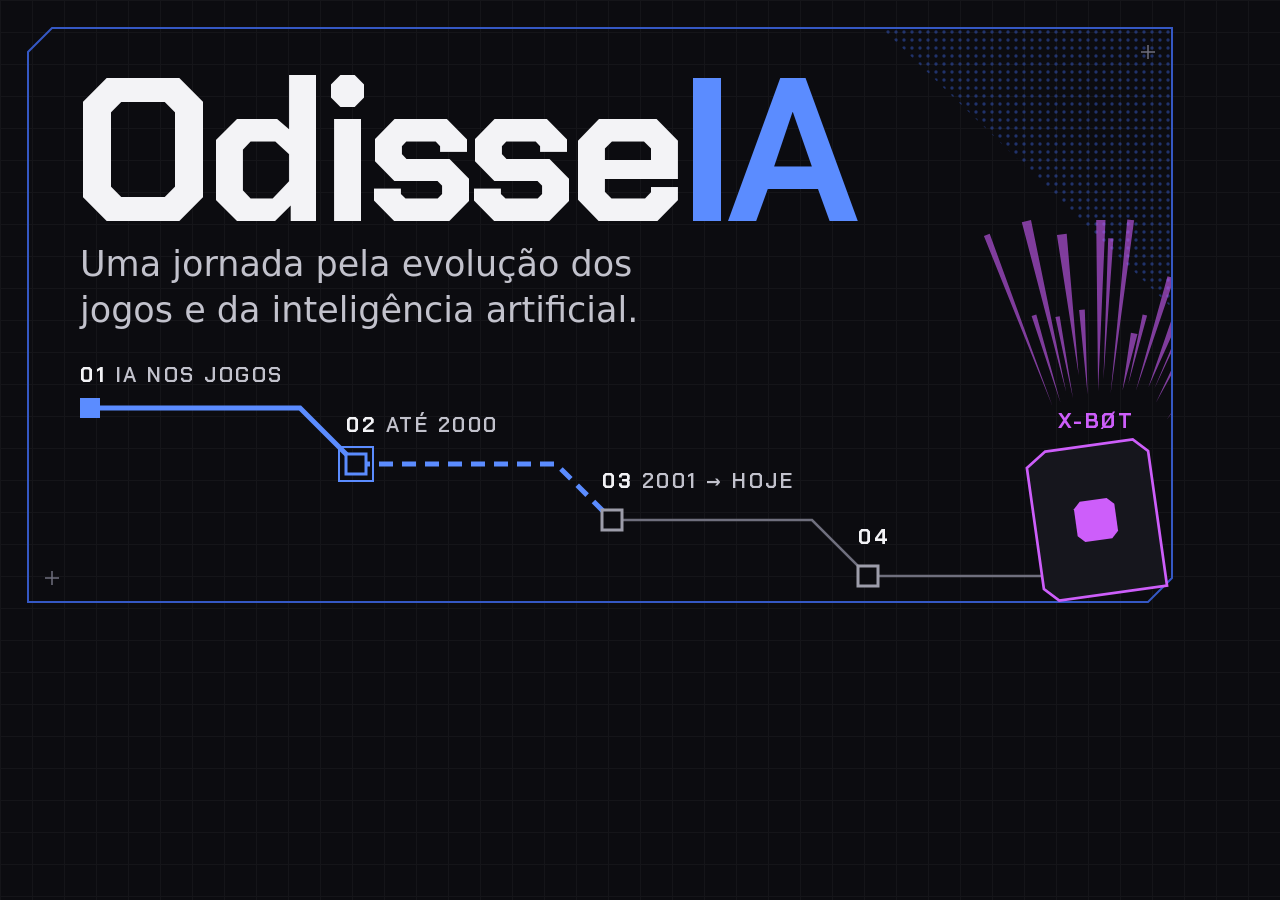
<file: docs/og-odisseia-fonte.html>
<!DOCTYPE html>
<html lang="pt-BR">
<head>
  <meta charset="UTF-8">
  <title>OdisseIA — arte de prévia (1200 × 630)</title>
  <!--
    Fonte da imagem assets/img/og-odisseia.png (prévia de link do WhatsApp, Discord e afins).
    Não é uma página do site: é a composição da arte, feita com os próprios recursos do projeto
    (style.css: fonte Chakra Petch local, grade de fundo, texturas de retícula e de linhas de foco e as
    cores do DESIGN.md). Para gerar de novo: abrir este arquivo no Chrome com a janela em 1200 × 630 e
    capturar a tela (por exemplo, com o DevTools: Ctrl+Shift+P > "Capture screenshot").
    Nenhum gerador de imagens foi usado.
  -->
  <link rel="stylesheet" href="../assets/css/style.css">
  <style>
    html { font-size: 100%; scrollbar-width: none; }
    body {
      position: relative;
      width: 1200px;
      height: 630px;
      min-height: 0;
      margin: 0;
      overflow: hidden;
    }

    /* Tudo o que é desenhado fica dentro da moldura de cantos cortados (a linguagem do site). */
    .palco {
      position: absolute;
      inset: 28px;
      overflow: hidden;
      clip-path: polygon(24px 0, 100% 0, 100% calc(100% - 24px), calc(100% - 24px) 100%, 0 100%, 0 24px);
    }

    /* Retícula de mangá no canto, cortada na diagonal, atrás da palavra-marca (como na abertura). */
    .reticula {
      position: absolute;
      top: 0;
      right: 0;
      width: 440px;
      height: 280px;
      clip-path: polygon(34% 0, 100% 0, 100% 100%);
      opacity: 0.5;
    }


    .marca {
      position: absolute;
      left: 44px;
      top: 38px;
      margin: 0;
      font-family: var(--fonte-titulo);
      font-weight: 700;
      font-size: 204px;
      line-height: 0.84;
      letter-spacing: -0.04em;
      color: var(--cor-texto);
      white-space: nowrap;
    }

    .marca span { color: var(--cor-destaque); }

    .frase {
      position: absolute;
      left: 52px;
      top: 214px;
      width: 640px;
      margin: 0;
      font-size: 35px;
      line-height: 1.3;
      text-wrap: balance;
      color: var(--cor-texto-secundario);
    }

    svg.arte {
      position: absolute;
      inset: 0;
      width: 1200px;
      height: 630px;
    }

    .arte text {
      font-family: var(--fonte-titulo);
      font-weight: 600;
      font-size: 21px;
      letter-spacing: 0.12em;
      fill: var(--cor-texto-secundario);
    }

    .arte .forte { font-weight: 700; fill: var(--cor-texto); }
    .arte .xbot { fill: var(--cor-xbot); font-weight: 700; }
  </style>
</head>
<body>
  <div class="palco">
    <div class="reticula textura-reticula"></div>
    <h1 class="marca">Odisse<span>IA</span></h1>
    <p class="frase">Uma jornada pela evolução dos jogos e da inteligência artificial.</p>
  </div>

  <svg class="arte" viewBox="0 0 1200 630" aria-hidden="true">
    <!-- Linhas de foco: cunhas afiladas que saem da carta (o único objeto da composição), no roxo do X-B0T. -->
    <defs><clipPath id="moldura-clip"><path d="M52 28H1172V578L1148 602H28V52Z"/></clipPath></defs>
    <g clip-path="url(#moldura-clip)"><path d="M1052.3 405.8L983.9 236.1L989.7 233.8ZM1060.5 402.8L1031.6 315.9L1036.3 314.5ZM1066.3 392.5L1021.8 222.2L1031.0 220.0ZM1073.0 398.2L1055.4 317.0L1059.7 316.2ZM1078.7 375.2L1056.9 234.9L1066.7 233.7ZM1087.6 394.7L1079.1 309.9L1084.8 309.5ZM1098.1 391.2L1096.2 220.0L1105.5 220.1ZM1103.4 379.8L1108.2 238.3L1113.4 238.6ZM1110.6 393.6L1127.3 219.4L1134.1 220.2ZM1122.5 390.5L1130.9 332.8L1137.5 334.1ZM1128.2 384.6L1142.6 314.4L1147.1 315.5ZM1135.8 390.9L1167.5 276.2L1174.2 278.2ZM1148.3 387.6L1171.3 320.2L1177.5 322.7ZM1154.3 388.8L1202.7 272.9L1207.9 275.2ZM1155.9 402.8L1219.3 268.2L1227.9 272.6ZM1171.0 395.4L1230.7 292.1L1234.4 294.4ZM1166.5 420.1L1244.7 302.4L1251.2 307.0ZM1184.8 406.7L1211.8 367.4L1216.5 371.1ZM1190.8 409.5L1277.3 302.3L1283.6 307.8ZM1191.1 420.9L1289.7 312.5L1295.2 317.8ZM1196.7 428.1L1300.9 329.4L1304.5 333.3ZM1194.5 439.8L1274.8 369.4L1279.7 375.4ZM1213.1 437.6L1254.3 405.7L1257.1 409.7ZM1207.3 449.6L1323.7 370.3L1328.8 378.4ZM1219.4 455.7L1348.6 385.2L1351.2 390.2ZM1218.4 461.0L1317.0 410.2L1319.6 415.5ZM1212.8 473.0L1276.0 444.0L1278.5 450.2ZM1218.6 479.7L1301.9 450.2L1303.2 454.0ZM1218.1 487.1L1325.9 454.0L1327.9 461.5ZM1228.1 493.9L1297.9 475.1L1299.8 484.7ZM1240.5 502.0L1347.7 486.6L1348.2 490.7ZM1228.8 507.5L1323.0 495.5L1323.6 501.6ZM1218.7 515.4L1319.9 508.1L1320.2 515.2ZM1222.0 523.2L1311.0 522.0L1310.8 528.7ZM1225.2 530.2L1328.5 533.5L1327.8 543.3ZM1216.6 539.6L1309.6 550.1L1308.2 558.9ZM1229.5 548.1L1355.0 570.7L1353.4 578.2ZM1218.9 556.6L1294.7 575.5L1292.6 582.4ZM1226.6 567.2L1326.5 599.3L1323.9 606.3ZM1212.0 568.5L1379.9 634.5L1377.0 641.4ZM1218.1 579.0L1352.8 640.2L1349.8 646.4ZM1212.1 585.9L1340.5 653.8L1336.2 661.3ZM1202.7 586.3L1310.6 650.2L1307.8 654.7ZM1198.4 593.3L1265.3 637.8L1262.0 642.3ZM1207.5 611.8L1290.5 676.6L1286.9 680.9ZM1185.2 605.1L1288.0 699.4L1284.1 703.4ZM1190.2 620.7L1270.9 700.4L1264.2 706.7ZM1191.4 630.2L1294.3 745.5L1290.8 748.5ZM1179.3 634.6L1258.4 737.7L1252.7 741.8ZM1169.7 628.7L1254.5 746.5L1247.8 751.0ZM1158.8 624.9L1214.6 710.7L1208.3 714.5ZM1160.9 644.2L1214.8 738.7L1207.8 742.4ZM1147.2 645.9L1187.9 739.6L1183.4 741.4ZM1139.9 637.4L1207.7 806.1L1199.4 809.2ZM1133.0 651.4L1178.9 805.8L1174.2 807.1ZM1124.0 638.8L1143.6 710.9L1138.6 712.1ZM1117.6 651.8L1134.1 739.0L1129.8 739.7ZM1108.7 645.0L1125.3 787.1L1121.1 787.5ZM1102.8 655.8L1110.0 712.8L1101.4 713.3ZM1096.7 664.5L1100.4 795.6L1094.4 795.6ZM1084.6 663.3L1078.8 799.1L1068.9 798.3ZM1075.9 660.8L1067.3 747.9L1059.9 746.9ZM1072.8 646.4L1065.4 699.2L1060.9 698.4ZM1066.7 642.4L1059.6 683.7L1054.4 682.4ZM1057.0 635.6L1042.0 687.3L1037.5 685.7ZM1050.6 643.1L1042.9 671.9L1037.7 670.0ZM1038.0 643.7L1027.6 672.1L1022.8 669.8ZM1033.9 633.2L1015.0 675.8L1008.1 672.0Z" fill="#cd5efa" opacity="0.6"/></g>

    <!-- Moldura de cantos cortados -->
    <path d="M52 28H1172V578L1148 602H28V52Z" fill="none" stroke="#3558c4" stroke-width="2"/>

    <!-- Cruzes de registro -->
    <path d="M1141 52H1155M1148 45V59M45 578H59M52 571V585" stroke="#6f6f7d" stroke-width="1.5" fill="none"/>

    <!-- A rota das quatro estações. Cheio = percorrido, tracejado = a próxima, fino = o que vem depois
         (as mesmas formas do trilho do Hub). Termina na carta do X-B0T. -->
    <path d="M90 408H300L356 464" fill="none" stroke="#5b8cff" stroke-width="5"/>
    <path d="M356 464H556L612 520" fill="none" stroke="#5b8cff" stroke-width="5" stroke-dasharray="14 9"/>
    <path d="M612 520H812L868 576H1048" fill="none" stroke="#6f6f7d" stroke-width="2.5"/>

    <rect x="80" y="398" width="20" height="20" fill="#5b8cff"/>
    <rect x="346" y="454" width="20" height="20" fill="#0c0c10" stroke="#5b8cff" stroke-width="3"/>
    <rect x="339" y="447" width="34" height="34" fill="none" stroke="#5b8cff" stroke-width="2"/>
    <rect x="602" y="510" width="20" height="20" fill="#0c0c10" stroke="#9d9daa" stroke-width="3"/>
    <rect x="858" y="566" width="20" height="20" fill="#0c0c10" stroke="#9d9daa" stroke-width="3"/>

    <text x="80" y="382"><tspan class="forte">01</tspan>  IA NOS JOGOS</text>
    <text x="346" y="432"><tspan class="forte">02</tspan>  ATÉ 2000</text>
    <text x="602" y="488"><tspan class="forte">03</tspan>  2001 → HOJE</text>
    <text x="858" y="544"><tspan class="forte">04</tspan></text>

    <!-- A silhueta da carta do X-B0T (só a silhueta, como na abertura) -->
    <g transform="translate(1096 520) rotate(-8) scale(3.4)">
      <path d="M-12 -22H14L18 -18V22H-14L-18 18V-18Z" fill="#16161d" stroke="#cd5efa" stroke-width="0.8"/>
      <path d="M-4 -6H4L6 -4V4L4 6H-4L-6 4V-4Z" fill="#cd5efa"/>
    </g>
    <text class="xbot" x="1096" y="428" text-anchor="middle">X-BØT</text>
  </svg>
</body>
</html>
</file>
<file: assets/css/style.css>
/* Base compartilhada do OdisseIA: fontes, tokens, componentes comuns e a gramática gráfica do
   "arquivo de missão" (linhas esquemáticas, numerais vazados, retícula, linhas de velocidade,
   hachura e carimbos). Cada página carrega também a sua folha em assets/css/paginas/. */

@font-face {
  font-family: "Chakra Petch";
  src: url("../fonts/chakra-petch/ChakraPetch-SemiBold.ttf") format("truetype");
  font-weight: 600;
  font-style: normal;
  font-display: swap;
}

@font-face {
  font-family: "Chakra Petch";
  src: url("../fonts/chakra-petch/ChakraPetch-Bold.ttf") format("truetype");
  font-weight: 700;
  font-style: normal;
  font-display: swap;
}

/* Identidade do OdisseIA: base grafite escura e neutra, com o azul como acento principal e o roxo
   reservado ao X-B0T (DEC-024). Cada cor tem uma função:
   - grafite (fundo e superfícies) e branco-sinal (texto) formam a base;
   - o azul nasce do #142146, o azul intermediário da sala da feira, que é escuro demais para
     aparecer sobre o grafite. Por isso a escala tem quatro passos da mesma matiz (~226°):
       --cor-azul        #142146  referência escura: fundos sutis, marca-texto, hachura
       --cor-azul-linha  #3558c4  linhas, trilhos, separadores, texturas e molduras (3,1:1)
       --cor-destaque    #5b8cff  acento: estados, ações, foco (6,2:1; texto escuro sobre ele)
       --cor-azul-claro  #8fb0ff  hover e texto de acento sobre superfícies elevadas (9,1:1)
   - --cor-xbot (#cd5efa) é só do X-B0T: onde o jogo é o assunto, --cor-destaque é trocado por ele.
   Uma troca de cor acontece neste bloco. */
:root {
  --cor-fundo: #0c0c10;
  --cor-superficie: #16161d;
  --cor-superficie-escura: #111116;
  --cor-superficie-alta: #1f1f29;
  --cor-texto: #f3f3f6;
  --cor-texto-secundario: #c2c2cc;
  --cor-texto-atenuado: #9d9daa;
  --cor-apagado: #6f6f7d;
  /* Filete: divisórias, molduras de ficha e contornos finos. Hachura: a cor das listras de "fechado".
     No escuro coincidem com a superfície elevada; no claro têm valor próprio, porque ali a superfície
     elevada fica clara demais para desenhar um limite. */
  --cor-filete: var(--cor-superficie-alta);
  --cor-hachura: var(--cor-superficie-alta);
  --cor-grade: rgba(255, 255, 255, 0.04);

  --cor-azul: #142146;
  --cor-azul-linha: #3558c4;
  --cor-destaque: #5b8cff;
  --cor-sobre-destaque: #0c0c10;
  --cor-azul-claro: #8fb0ff;

  --cor-xbot: #cd5efa;
  --cor-sobre-xbot: #0c0c10;
  /* A cor de ênfase da jornada, resolvida na raiz: as áreas do X-B0T re-pintam --cor-destaque e a
     navegação a devolve com --cor-marca. */
  --cor-marca: var(--cor-destaque);
  --cor-sobre-marca: var(--cor-sobre-destaque);
  --cor-marca-linha: var(--cor-azul-linha);

  --escala-tela: 1;

  --fonte-titulo: "Chakra Petch", system-ui, sans-serif;
  --fonte-corpo: system-ui, sans-serif;

  --espaco-1: 4px;
  --espaco-2: 8px;
  --espaco-3: 12px;
  --espaco-4: 16px;
  --espaco-6: 24px;
  --espaco-8: 32px;
  --espaco-12: 48px;
  --espaco-16: 64px;
  --espaco-24: 96px;

  --leitura: 40rem;
  /* Área útil: a viewport menos a margem (--gutter), até um teto para monitores muito largos.
     A margem cresce com a tela (16px no celular, cerca de 3,4% da largura no desktop, até 56px),
     então o conteúdo ocupa entre 92% e 94% da janela até o teto de 108rem (1728px). */
  --palco: 108rem;
  --gutter: clamp(1rem, 3.4vw, 3.5rem);

  --recorte: polygon(
    var(--espaco-3) 0,
    100% 0,
    100% calc(100% - var(--espaco-3)),
    calc(100% - var(--espaco-3)) 100%,
    0 100%,
    0 var(--espaco-3)
  );
  --recorte-pequeno: polygon(
    var(--espaco-2) 0,
    100% 0,
    100% calc(100% - var(--espaco-2)),
    calc(100% - var(--espaco-2)) 100%,
    0 100%,
    0 var(--espaco-2)
  );
  --recorte-minimo: polygon(
    var(--espaco-1) 0,
    100% 0,
    100% calc(100% - var(--espaco-1)),
    calc(100% - var(--espaco-1)) 100%,
    0 100%,
    0 var(--espaco-1)
  );

  /* Texturas de mangá geradas como SVG e usadas como máscara: a cor vem sempre dos tokens. */
  --textura-foco: url("data:image/svg+xml,%3Csvg xmlns='http://www.w3.org/2000/svg' viewBox='0 0 1000 1000' preserveAspectRatio='xMidYMid slice'%3E%3Cpath d='M1260 492.3L1260 504.4L955.8 499ZM1258.8 542.9L1258.5 547.5L791.7 517.4ZM1255.4 583.3L1254.1 594.7L788.4 534ZM1249.6 625.1L1248.3 633L823.5 555.7ZM1241.3 667.6L1237.1 685.2L802.4 572.2ZM1227 721.5L1223.3 733.4L943.5 639.1ZM1214.9 757.9L1213.7 761.2L844.9 625.3ZM1204.8 784.3L1202 791.2L836.6 637.7ZM1189.4 819.9L1181.1 837.2L818.1 652.5ZM1169.1 860.5L1166.9 864.5L840.3 684.6ZM1144.9 902.1L1140.5 909.1L718.3 637.8ZM1110.6 952.5L1104.4 960.8L766.9 700.6ZM1090.6 978.3L1085 985.2L858.5 793.8ZM1056.9 1017.2L1052.9 1021.4L688.9 676.7ZM1028.1 1046.6L1019.8 1054.4L802.7 818.1ZM991.5 1079.6L987.5 1083.1L748.9 795.6ZM971.8 1095.8L967.7 1099L777.9 853.5ZM932.8 1124.7L923.2 1131.3L697.8 790.2ZM898.4 1147.2L886.9 1154.2L645.6 741.2ZM863.8 1167.3L858.3 1170.2L637 753.7ZM827.7 1185.7L824.1 1187.4L623.1 759.4ZM789.9 1202.5L783.6 1205.1L625.6 808.2ZM740.2 1221L732.4 1223.6L614.9 851.1ZM697.8 1233.8L685.8 1237L590.9 848.4ZM647.4 1245.6L626.4 1249.4L565.9 859.5ZM614 1251.4L602.9 1253L561.7 928.3ZM569.6 1256.8L564.5 1257.3L538.9 939.4ZM522.7 1259.7L509.7 1259.9L507.3 840.3ZM495.9 1260L484.4 1259.8L495.4 851.7ZM441.8 1257.8L434.3 1257.2L475.1 804ZM396.9 1253L393.6 1252.5L455.1 822.9ZM353.5 1245.7L346.7 1244.4L436.9 813.8ZM307.2 1235.1L295.3 1231.9L407 843.1ZM265.3 1222.8L261.4 1221.6L368 902.7ZM223 1207.7L213.6 1204L345.3 887.7ZM176.6 1187.8L171.3 1185.3L372.5 768.5ZM134.9 1166.5L131.6 1164.8L378 721.4ZM127.7 1162.6L112.3 1153.7L371.6 722.3ZM70.9 1127.2L67.4 1124.8L325.4 753.6ZM40.9 1105.7L38.1 1103.5L245.2 834.6ZM9.2 1080.3L-7.9 1065.4L243.1 794.7ZM-24.3 1050.2L-33.3 1041.5L256.4 751.4ZM-53.5 1020.8L-55.7 1018.5L198.8 782.3ZM-79.8 991.4L-82.5 988.2L259.3 702.9ZM-119.6 940.1L-126.6 930.1L129.2 758.9ZM-136.8 914.9L-141.4 907.7L270.6 647.6ZM-157.9 880.4L-161.1 874.8L174.3 686.5ZM-177.6 844.2L-187.2 824.5L74.1 708.7ZM-200.1 795.7L-202.4 790.3L140.9 650ZM-219.1 745.9L-221.8 737.9L53.7 649.9ZM-226.4 723.5L-228 718.1L59.4 633.8ZM-237.9 682L-239.9 673.6L74.5 602.4ZM-247.3 638.5L-248.3 632.6L69 578.1ZM-254.3 592.6L-254.7 589.6L61.5 553ZM-258 554.6L-259 539.7L81.2 526.1ZM-259.9 489.9L-259.8 484.6L87.7 493.1ZM-259.2 466L-257.8 442.6L57.1 473.3ZM-253.6 401.5L-253.1 398.1L144.4 452.7ZM-250.4 379.4L-248.6 368.8L81 429.6ZM-239.2 323.6L-236.1 310.7L142 411.2ZM-226.3 276.2L-224.7 271.2L181.1 400.5ZM-218.7 253L-217.4 249.2L126.3 370.5ZM-202 208.8L-194.9 192.1L138.6 345ZM-176.4 153.4L-174.3 149.4L246.8 369.3ZM-172.2 145.4L-162.1 126.8L180.4 325.7ZM-143.1 95.1L-140.8 91.4L263.2 350ZM-116.7 55.9L-114.4 52.7L126.3 229.4ZM-87.2 17.5L-77.5 5.9L201 249.3ZM-59.4 -14.4L-55.4 -18.8L176.9 200.6ZM-20.6 -53.7L-17.6 -56.5L185.7 163.9ZM-5.9 -67.1L7.9 -79.2L296.7 266.5ZM39 -104.3L47.5 -110.6L343.6 291.9ZM70.6 -127.1L83 -135.4L296.2 196ZM97.2 -144.5L100.2 -146.4L354.5 266ZM150.1 -174.7L154.1 -176.7L350.5 209.7ZM186.5 -192.3L195.8 -196.4L320.5 96.4ZM205.1 -200.4L217.1 -205.4L380.8 210ZM247.6 -216.9L270.2 -224.4L412.8 239.4ZM303.6 -234.2L307 -235.1L378.7 42.4ZM328 -240.3L340.7 -243.1L413.8 113.9ZM392.9 -252.4L400.3 -253.4L448.2 122.5ZM432.7 -257L437.7 -257.4L466.9 113.3ZM484.6 -259.8L490.9 -259.9L495.2 201.9ZM529.6 -259.4L535.6 -259.2L515.1 147.8ZM561.6 -257.5L574.7 -256.3L533.7 126ZM591.5 -254.5L598.4 -253.6L550.3 100.8ZM648.6 -245.3L660.9 -242.8L567.2 176.7ZM696 -234.3L708.5 -230.8L608.2 108.1ZM720 -227.5L723 -226.6L583.7 225.2ZM775.9 -208.2L778.7 -207.1L658.7 94.9ZM809 -194.3L823.8 -187.5L606.1 268.3ZM863.5 -167.4L867.1 -165.5L644.2 237ZM886.2 -154.5L904.9 -143.2L658.6 239.8ZM911.7 -138.8L935.2 -123.1L644.5 284.7ZM952.1 -110.9L965.3 -100.9L685.3 255.3ZM985.2 -85L987.6 -83L728.7 225.4ZM1032.4 -42.4L1040.5 -34.3L760.1 239ZM1058.9 -15L1063.2 -10.3L845 184.7ZM1079.2 8L1082.5 11.8L780 263.7ZM1103.7 38.4L1115 53.5L780.8 290.8ZM1133.1 79.6L1135.3 82.9L846.9 270.9ZM1165.2 132.4L1172.6 146.2L866 302.7ZM1174.2 149.1L1177.1 154.8L883.5 302.4ZM1204.5 215L1206.8 220.6L900.1 340ZM1213.9 239.2L1222.7 264.9L873.1 371.2ZM1229.5 286.8L1234.5 304.8L797.9 416.9ZM1236.4 312.2L1238.6 320.8L891.9 402.5ZM1249.3 373L1250.2 378.4L951.5 425.1ZM1253.8 403.1L1254.5 408.8L776.9 465.5ZM1258 444.4L1258.8 456.5L794.8 480.7Z'/%3E%3C/svg%3E");
  --textura-movimento: url("data:image/svg+xml,%3Csvg xmlns='http://www.w3.org/2000/svg' viewBox='0 0 1000 400' preserveAspectRatio='none'%3E%3Cpath d='M510.8 5.9L953.6 4.5L953.6 7.2ZM330.1 15.3L949.7 14.1L949.7 16.5ZM358.2 20.8L902.3 16L902.3 25.7ZM437 30.3L906.6 29.4L906.6 31.2ZM83.8 40.5L885.8 39.8L885.8 41.2ZM248.3 45.9L947.2 43.5L947.2 48.3ZM277.8 54.3L1000 51.1L1000 57.5ZM293.7 61.3L905.8 60.1L905.8 62.4ZM96.4 72.3L917.5 68.5L917.5 76.1ZM598.4 81.2L971.2 80.3L971.2 82.1ZM504.9 90L916.2 89.2L916.2 90.8ZM306.1 98.5L991.9 97.6L991.9 99.4ZM315.2 108.5L904.2 107.8L904.2 109.2ZM524.6 116.3L915.8 113L915.8 119.6ZM293.9 125.3L907.1 124.6L907.1 125.9ZM140.7 135L900.6 133.4L900.6 136.6ZM564.9 145.8L938.2 143.8L938.2 147.9ZM434.4 151.8L940.6 150.5L940.6 153ZM365.9 158.4L974.5 156.9L974.5 159.9ZM685.7 171.8L988.2 170.8L988.2 172.9ZM506 176L942.5 175.3L942.5 176.7ZM84.2 186.1L908.7 185.1L908.7 187ZM558.6 193.2L925.4 190.7L925.4 195.6ZM221.7 202L955.3 200.7L955.3 203.4ZM506.3 209.9L997.8 206.3L997.8 213.6ZM560.5 220.9L990.1 218.9L990.1 222.9ZM609.3 233L882.8 232L882.8 234ZM698.8 238.2L974.3 237.5L974.3 238.9ZM258.8 247.3L959.4 246.7L959.4 248ZM716.4 254.8L977.5 254.1L977.5 255.5ZM438.8 261.7L909 260.3L909 263.1ZM328.3 272.5L889.6 271.5L889.6 273.4ZM187.9 280.2L893.4 278.4L893.4 282ZM340.2 289.8L988.6 286.8L988.6 292.7ZM497.4 299.7L896.6 299L896.6 300.4ZM332.3 309.4L931.7 308.8L931.7 310ZM186 314.3L950 310.3L950 318.3ZM126.7 327.7L922.7 326.4L922.7 329.1ZM350.9 333.8L888.1 331.8L888.1 335.7ZM649.2 342.4L996.3 341.8L996.3 343.1ZM392.9 348.2L941.3 345.1L941.3 351.3ZM697.7 359.4L924.7 357.6L924.7 361.2ZM598.2 366.1L999.4 362.1L999.4 370.1ZM570.2 376.8L908.1 375.2L908.1 378.4ZM330.1 388.3L942.6 385.4L942.6 391.2ZM391.2 394.4L883.8 393.7L883.8 395.1Z'/%3E%3C/svg%3E");
  --textura-reticula: url("data:image/svg+xml,%3Csvg xmlns='http://www.w3.org/2000/svg' width='8' height='8'%3E%3Ccircle cx='4' cy='4' r='1.7'/%3E%3C/svg%3E");
  --textura-grade: url("data:image/svg+xml,%3Csvg xmlns='http://www.w3.org/2000/svg' width='32' height='32'%3E%3Cpath d='M0 0.5H32M0.5 0V32' stroke='black' stroke-width='1'/%3E%3C/svg%3E");
  --icone-seta: url("data:image/svg+xml,%3Csvg xmlns='http://www.w3.org/2000/svg' viewBox='0 0 16 16'%3E%3Cpath d='M1.5 8H14M9 3L14 8L9 13' fill='none' stroke='black' stroke-width='1.6' stroke-linecap='square'/%3E%3C/svg%3E");
  --textura-hachura: url("data:image/svg+xml,%3Csvg xmlns='http://www.w3.org/2000/svg' width='10' height='10'%3E%3Cpath d='M-2 2L2 -2M0 10L10 0M8 12L12 8' stroke='black' stroke-width='1.2'/%3E%3C/svg%3E");
}

/* Preferências de acessibilidade (assets/js/acessibilidade.js). O script grava no <html> os
   atributos data-tema, data-texto, data-contraste e data-movimento antes da primeira pintura.
   Sem script, vale o tema escuro de cima.
   O tema claro tem paleta própria: o roxo vira um tom mais fundo da mesma matiz, porque o
   #cd5efa tem só 3,2:1 sobre branco e some como texto pequeno. Texto sobre roxo usa
   --cor-sobre-destaque, que muda junto. */
:root {
  color-scheme: dark;
}

:root[data-tema="claro"] {
  color-scheme: light;
  /* Camadas do claro, da mais funda para a mais próxima de quem lê: o fundo é um cinza-azulado, as
     superfícies são off-white (nunca branco puro), o palco e o "fechado" afundam num cinza mais
     escuro e o destaque ganha um tom do azul. O limite entre elas vem do filete, não só da cor. */
  --cor-fundo: #e6e9f0;
  --cor-superficie: #f4f5f9;
  --cor-superficie-escura: #d9dde8;
  --cor-superficie-alta: #dde6f8;
  --cor-texto: #141824;
  --cor-texto-secundario: #323a4e;
  --cor-texto-atenuado: #485066;
  --cor-destaque: #2a55d6;
  --cor-sobre-destaque: #ffffff;
  --cor-apagado: #646c82;
  --cor-filete: #8f98ae;
  --cor-hachura: #b3bbcd;
  --cor-azul: #c3cff2;
  --cor-azul-linha: #4a6ed6;
  --cor-azul-claro: #1c3fb0;
  --cor-grade: rgba(20, 24, 36, 0.07);
  --cor-xbot: #8f26c7;
  --cor-sobre-xbot: #ffffff;
}

/* Alto contraste: mais distância entre texto e fundo, quadros e traços mais firmes. */
:root[data-contraste="alto"] {
  --cor-fundo: #000000;
  --cor-superficie: #0a0a0c;
  --cor-superficie-escura: #000000;
  --cor-superficie-alta: #22222c;
  --cor-texto: #ffffff;
  --cor-texto-secundario: #ffffff;
  --cor-texto-atenuado: #e6e6ec;
  --cor-destaque: #9db8ff;
  --cor-apagado: #a9a9b6;
  --cor-azul: #1b2c63;
  --cor-azul-linha: #6f93ff;
  --cor-azul-claro: #c4d4ff;
  --cor-grade: rgba(255, 255, 255, 0.02);
}

:root[data-tema="claro"][data-contraste="alto"] {
  --cor-fundo: #ffffff;
  --cor-superficie: #ffffff;
  --cor-superficie-escura: #f0f0f2;
  --cor-superficie-alta: #d6d6dc;
  --cor-filete: #55555f;
  --cor-hachura: #9a9aa6;
  --cor-texto: #000000;
  --cor-texto-secundario: #000000;
  --cor-texto-atenuado: #1f1f24;
  --cor-destaque: #0b3a9a;
  --cor-sobre-destaque: #ffffff;
  --cor-apagado: #55555f;
  --cor-azul: #b9c8f2;
  --cor-azul-linha: #2a55d6;
  --cor-azul-claro: #0b3a9a;
  --cor-grade: rgba(0, 0, 0, 0.03);
  --cor-xbot: #6a0fa0;
}

/* O quadro das fichas passa a ter a cor do texto, menos nos estados que já definem o seu. */
:where(:root[data-contraste="alto"]) .ficha {
  --moldura: var(--cor-texto);
}

:root[data-contraste="alto"] :focus-visible {
  outline-width: 3px;
}

:root[data-contraste="alto"] a:not([class]) {
  text-decoration: underline;
  text-underline-offset: 0.2em;
}

/* Tamanho do texto: o corpo e os títulos usam rem, então tudo acompanha a raiz.
   Em monitores grandes a raiz cresce (--escala-tela) e a escolha do painel multiplica essa escala,
   então o desktop de 1920px não parece uma tela de 1280px esticada com margens. */
:root[data-texto="grande"] {
  font-size: calc(var(--escala-tela) * 115%);
}

:root[data-texto="extra"] {
  font-size: calc(var(--escala-tela) * 130%);
}

@media (min-width: 1600px) {
  :root {
    --escala-tela: 1.125;
  }
}

@media (min-width: 2200px) {
  :root {
    --escala-tela: 1.25;
  }
}

/* Troca de tema sem tranco: só enquanto a pessoa muda uma opção, nunca no carregamento. */
:root.a11y-transicao:not([data-movimento="reduzido"]),
:root.a11y-transicao:not([data-movimento="reduzido"]) *,
:root.a11y-transicao:not([data-movimento="reduzido"]) *::before,
:root.a11y-transicao:not([data-movimento="reduzido"]) *::after {
  transition: background-color 0.2s ease-out, color 0.2s ease-out, border-color 0.2s ease-out,
    fill 0.2s ease-out, stroke 0.2s ease-out !important;
}

* {
  box-sizing: border-box;
}

html {
  -webkit-text-size-adjust: 100%;
  text-size-adjust: 100%;
  font-size: calc(var(--escala-tela) * 100%);
}

/* Barra de rolagem na paleta do site (linha azul sobre o fundo), fina e discreta. */
html {
  scrollbar-width: thin;
  scrollbar-color: var(--cor-azul-linha) var(--cor-fundo);
}

/* Rolagem suave nos links âncora (ex.: da linha do tempo ao capítulo). Só com movimento normal:
   acessibilidade.js grava data-movimento antes da primeira pintura, e "reduzido" nunca anima. */
:root[data-movimento="normal"] {
  scroll-behavior: smooth;
}

body {
  margin: 0;
  min-height: 100vh;
  background-color: var(--cor-fundo);
  color: var(--cor-texto);
  font-family: var(--fonte-corpo);
  line-height: 1.5;
}

/* Grade de fundo fixa; as colunas de leitura têm fundo sólido e a escondem. */
body::before {
  content: "";
  position: fixed;
  inset: 0;
  z-index: -1;
  background-color: var(--cor-grade);
  -webkit-mask: var(--textura-grade);
  mask: var(--textura-grade);
  pointer-events: none;
}

::selection {
  background: var(--cor-destaque);
  color: var(--cor-sobre-destaque);
}

a {
  color: inherit;
}

:focus-visible {
  outline: 2px solid var(--cor-destaque);
  outline-offset: var(--espaco-1);
}

[hidden] {
  display: none !important;
}

/* Pular para o conteúdo: fixo no centro do topo, escondido até receber foco pelo teclado.
   Cores invertidas em relação à página (texto sobre fundo), então o contraste é o máximo do tema. */
.pular {
  position: fixed;
  z-index: 40;
  top: var(--espaco-2);
  left: 50%;
  /* Com left: 50% a largura natural seria só a metade da tela e o texto quebraria. */
  width: max-content;
  max-width: calc(100vw - 2 * var(--gutter));
  padding: var(--espaco-3) var(--espaco-4);
  border: 2px solid var(--cor-destaque);
  background: var(--cor-texto);
  color: var(--cor-fundo);
  font-family: var(--fonte-titulo);
  font-weight: 700;
  font-size: 1rem;
  line-height: 1.2;
  text-align: center;
  text-decoration: none;
  transform: translate(-50%, calc(-100% - var(--espaco-4)));
}

.pular:focus {
  outline: 3px solid var(--cor-destaque);
  outline-offset: 2px;
  transform: translate(-50%, 0);
}

/* O alvo do salto recebe foco por script de navegação, sem moldura própria. */
main:focus {
  outline: none;
}

/* Nome próprio que não pode quebrar no hífen (ex.: X-B0T). */
.sem-quebra {
  white-space: nowrap;
}

/* O zero do nome X-B0T: na Chakra Petch ele é quase igual à letra O, então ganha uma barra para o
   nome oficial ser lido com zero. Só nas fontes de título, nunca no texto corrido. */
.zero {
  position: relative;
}

.zero::after {
  content: "";
  position: absolute;
  top: 50%;
  left: 50%;
  width: 0.78em;
  margin-left: -0.39em;
  border-top: 0.075em solid currentColor;
  transform: rotate(-62deg);
}

p .zero::after {
  content: none;
}

.visualmente-oculto {
  position: absolute;
  width: 1px;
  height: 1px;
  overflow: hidden;
  clip-path: inset(50%);
  white-space: nowrap;
}

/* Rótulo de sistema: caixa alta, espaçado, sempre acompanhando um conteúdo, nunca sozinho. */
.rotulo {
  margin: 0;
  font-family: var(--fonte-titulo);
  font-weight: 600;
  font-size: 0.75rem;
  letter-spacing: 0.08em;
  text-transform: uppercase;
  color: var(--cor-texto-secundario);
}

/* Botões: recorte diagonal, sem borda. O foco é uma aresta interna (o clip-path cortaria o outline). */
.botao {
  display: flex;
  align-items: center;
  justify-content: center;
  gap: var(--espaco-3);
  min-height: 48px;
  padding: var(--espaco-3) var(--espaco-6);
  background: var(--cor-superficie-alta);
  color: var(--cor-texto);
  font-family: var(--fonte-titulo);
  font-weight: 700;
  font-size: 1rem;
  letter-spacing: 0.06em;
  text-align: center;
  text-wrap: balance;
  text-decoration: none;
  text-transform: uppercase;
  clip-path: var(--recorte);
}

.botao {
  transition: background-color 0.15s ease-out, color 0.15s ease-out, transform 0.12s ease-out;
}

.botao:active {
  transform: translateY(1px);
}

/* O botão secundário ganha um filete interno para ter limite sobre qualquer superfície. No escuro o
   filete coincide com o fundo do botão e não aparece. */
.botao {
  box-shadow: inset 0 0 0 1px var(--cor-filete);
}

.botao--principal {
  background: var(--cor-destaque);
  color: var(--cor-sobre-destaque);
  box-shadow: none;
}

.botao:focus-visible {
  outline: none;
  box-shadow: inset 0 0 0 3px var(--cor-texto);
}

.botao--principal:focus-visible {
  box-shadow: inset 0 0 0 3px var(--cor-sobre-destaque);
}

/* Aviso para jogar no celular ("vire o aparelho na horizontal"). Só aparece em tela pequena e com o
   aparelho na vertical: no desktop e com o celular já deitado o parágrafo não é exibido. Não força
   a rotação nem bloqueia o acesso ao jogo. */
.aviso-giro {
  display: none;
}

@media (max-width: 899px) and (orientation: portrait) {
  .aviso-giro {
    display: flex;
    align-items: center;
    gap: var(--espaco-3);
    margin: 0;
    padding: var(--espaco-3) var(--espaco-4);
    font-size: 0.9375rem;
    line-height: 1.4;
    color: var(--cor-texto);
  }

  .aviso-giro__icone {
    flex: none;
    width: 34px;
    height: 34px;
    color: var(--cor-xbot);
  }
}

/* Seta desenhada (não glifo Unicode): herda a cor do texto. --voltar aponta para trás. */
.seta {
  display: inline-block;
  flex: none;
  width: 1em;
  height: 1em;
  background-color: currentColor;
  -webkit-mask: var(--icone-seta) center / contain no-repeat;
  mask: var(--icone-seta) center / contain no-repeat;
}

.seta--voltar {
  transform: scaleX(-1);
}

/* Link de volta ao Hub, igual em todas as páginas internas. */
.terminal-voltar,
.final-voltar {
  display: inline-flex;
  align-items: center;
  gap: var(--espaco-2);
  min-height: 44px;
  font-family: var(--fonte-titulo);
  font-weight: 600;
  font-size: 0.875rem;
  letter-spacing: 0.04em;
  color: var(--cor-texto-secundario);
  text-decoration: none;
}

@media (hover: hover) {
  .botao:hover {
    background: var(--cor-texto);
    color: var(--cor-fundo);
  }

  .terminal-voltar:hover,
  .final-voltar:hover {
    color: var(--cor-texto);
  }
}

/* Rodapé discreto das páginas principais: a marca e o acesso aos créditos. Mesma largura útil do
   conteúdo (palco e margem), um filete no topo e nada mais. */
.rodape {
  display: flex;
  flex-wrap: wrap;
  align-items: center;
  justify-content: space-between;
  gap: var(--espaco-1) var(--espaco-6);
  width: min(100% - 2 * var(--gutter), var(--palco));
  margin: 0 auto;
  padding: var(--espaco-2) 0 var(--espaco-6);
  border-top: 1px solid var(--cor-filete);
}

.rodape__marca {
  margin: 0;
  font-family: var(--fonte-titulo);
  font-weight: 700;
  font-size: 1rem;
  letter-spacing: -0.01em;
  color: var(--cor-texto-atenuado);
}

.rodape__ia {
  color: var(--cor-destaque);
}

.rodape__link {
  display: inline-flex;
  align-items: center;
  gap: var(--espaco-2);
  min-height: 44px;
  font-family: var(--fonte-titulo);
  font-weight: 600;
  font-size: 0.875rem;
  letter-spacing: 0.04em;
  color: var(--cor-texto-secundario);
  text-decoration: none;
}

@media (hover: hover) {
  .rodape__link:hover {
    color: var(--cor-texto);
    text-decoration: underline;
    text-decoration-color: var(--cor-destaque);
    text-decoration-thickness: 2px;
    text-underline-offset: 0.3em;
  }
}

/* ---------- Gramática gráfica ---------- */

/* Numeral gigante vazado: plano de fundo tipográfico, sempre decorativo (aria-hidden). */
.numeral-vazado {
  font-family: var(--fonte-titulo);
  font-weight: 700;
  line-height: 0.8;
  letter-spacing: -0.03em;
  color: transparent;
  -webkit-text-stroke: 1.5px var(--cor-apagado);
  user-select: none;
  /* Decorativo: a área do texto passa da caixa de linha (line-height 0.8) e, sem isto, cobriria
     links vizinhos, como o "Voltar ao Hub" no topo das estações. */
  pointer-events: none;
}

/* Retícula de mangá: pontos no azul de linha. */
.textura-reticula {
  background-color: var(--cor-azul-linha);
  -webkit-mask: var(--textura-reticula) 0 0 / 8px 8px repeat;
  mask: var(--textura-reticula) 0 0 / 8px 8px repeat;
}

/* Linhas de foco convergindo para o centro. */
.textura-foco {
  background-color: var(--cor-azul-linha);
  -webkit-mask: var(--textura-foco) center / cover no-repeat;
  mask: var(--textura-foco) center / cover no-repeat;
}

/* Linhas de movimento horizontais, grossas à direita. */
.textura-movimento {
  background-color: var(--cor-azul-linha);
  -webkit-mask: var(--textura-movimento) center / 100% 100% no-repeat;
  mask: var(--textura-movimento) center / 100% 100% no-repeat;
}

/* Hachura diagonal: marca o que ainda está fechado. */
.textura-hachura {
  background-color: var(--cor-hachura);
  -webkit-mask: var(--textura-hachura) 0 0 / 10px 10px repeat;
  mask: var(--textura-hachura) 0 0 / 10px 10px repeat;
}

/* Linhas esquemáticas dos diagramas (SVG): traço fino, nós quadrados, rótulos técnicos. */
.esquema {
  display: block;
  width: 100%;
  height: auto;
  overflow: visible;
}

.esquema__linha {
  fill: none;
  stroke: var(--cor-apagado);
  stroke-width: 1.5;
  vector-effect: non-scaling-stroke;
}

.esquema__linha--ativa {
  stroke: var(--cor-destaque);
  stroke-width: 2;
}

.esquema__no {
  fill: var(--cor-fundo);
  stroke: var(--cor-texto);
  stroke-width: 1.5;
  vector-effect: non-scaling-stroke;
}

.esquema__no--cheio {
  fill: var(--cor-destaque);
  stroke: var(--cor-destaque);
}

.esquema__texto {
  font-family: var(--fonte-titulo);
  font-weight: 600;
  font-size: 11px;
  letter-spacing: 0.08em;
  fill: var(--cor-texto-secundario);
}

.esquema__texto--forte {
  font-weight: 700;
  fill: var(--cor-texto);
}

.esquema__texto--destaque {
  fill: var(--cor-destaque);
}

.esquema__traco {
  fill: none;
  stroke: currentColor;
  stroke-width: 2;
  stroke-linejoin: miter;
  stroke-linecap: square;
}

/* Ficha: o contêiner de cartão do sistema, em três camadas.
   - O próprio elemento tem a cor do miolo (--miolo): se as camadas falharem, o texto continua
     sobre fundo escuro e legível.
   - ::before pinta a moldura (--moldura) no formato recortado.
   - ::after repinta o miolo um pouco para dentro, então a moldura acompanha também os cantos
     diagonais, coisa que um box-shadow não faz sob clip-path. */
.ficha {
  --moldura: var(--cor-filete);
  --espessura: 1px;
  --miolo: var(--cor-superficie);
  position: relative;
  isolation: isolate;
  background: var(--miolo);
  clip-path: var(--recorte);
}

.ficha::before,
.ficha::after {
  content: "";
  position: absolute;
  clip-path: var(--recorte);
}

.ficha::before {
  z-index: -2;
  inset: 0;
  background: var(--moldura);
}

.ficha::after {
  z-index: -1;
  inset: var(--espessura);
  background: var(--miolo);
  transition: background-color 0.15s ease-out;
}

/* Pictogramas dos Mini Jogos (Conclusão e página dos jogos): traço direto, sem moldura, só tokens de cor. */
.mj-pic__linha {
  fill: none;
  stroke: var(--cor-apagado);
  stroke-width: 2;
  stroke-linecap: square;
}

.mj-pic__rota {
  fill: none;
  stroke: var(--cor-destaque);
  stroke-width: 4;
  stroke-linecap: square;
  stroke-linejoin: miter;
}

.mj-pic__forte {
  fill: var(--cor-texto-secundario);
  stroke: none;
}

.mj-pic__acento {
  fill: var(--cor-destaque);
  stroke: var(--cor-destaque);
  stroke-width: 2;
}

.mj-pic__fundo {
  fill: var(--cor-superficie-escura);
}

/* Cruz de registro: marca de impressão no canto de um plano. */
.registro {
  position: absolute;
  width: 14px;
  height: 14px;
  pointer-events: none;
}

.registro::before,
.registro::after {
  content: "";
  position: absolute;
  background: var(--cor-apagado);
}

.registro::before {
  left: 0;
  right: 0;
  top: 50%;
  height: 1px;
}

.registro::after {
  top: 0;
  bottom: 0;
  left: 50%;
  width: 1px;
}

/* ---------- Movimento: um gesto por página, sempre a partir de um estado já visível ---------- */

@keyframes entrar {
  from {
    opacity: 0;
    transform: translateY(var(--espaco-3));
  }
  to {
    opacity: 1;
    transform: none;
  }
}

@keyframes tracar {
  from {
    stroke-dashoffset: var(--comprimento, 1000);
  }
  to {
    stroke-dashoffset: 0;
  }
}

@keyframes carimbar {
  0% {
    opacity: 0;
    transform: scale(1.6) rotate(-14deg);
  }
  60% {
    opacity: 1;
    transform: scale(0.94) rotate(var(--giro, -4deg));
  }
  100% {
    opacity: 1;
    transform: scale(1) rotate(var(--giro, -4deg));
  }
}

@keyframes irromper {
  from {
    opacity: 0;
    transform: scale(0.82);
  }
  to {
    opacity: 1;
    transform: none;
  }
}

/* Navegação fluida: as páginas se encontram em vez de trocar com um corte seco. Transição entre
   documentos do mesmo site (Chrome, Edge e Safari recentes; nos demais a troca é a de sempre). A
   página sai em fade curto e a nova sobe uns poucos pixels. Sem efeito em file://. */
@view-transition {
  navigation: auto;
}

@keyframes pagina-sair {
  to { opacity: 0; }
}

@keyframes pagina-entrar {
  from { opacity: 0; translate: 0 10px; }
}

::view-transition-old(root) {
  animation: pagina-sair 0.16s ease-in both;
}

::view-transition-new(root) {
  animation: pagina-entrar 0.34s cubic-bezier(0.22, 1, 0.36, 1) 0.06s both;
}

/* Movimento reduzido: sem deslocamento nem coreografia; o conteúdo já nasce no estado final.
   A resposta às interações continua, só em cor e opacidade, rápida e sem movimento.
   Quem decide é acessibilidade.js, que grava data-movimento="reduzido" ou "normal" no <html>:
   a escolha manual do painel vence o sistema, nos dois sentidos. Nenhuma regra de animação do
   site deve depender de prefers-reduced-motion por conta própria, ou a escolha "Completas"
   não conseguiria religar o movimento num computador que pede menos. */
:root[data-movimento="reduzido"] *,
:root[data-movimento="reduzido"] *::before,
:root[data-movimento="reduzido"] *::after {
  animation: none !important;
  transition-property: color, background-color, border-color, box-shadow, opacity !important;
  transition-duration: 0.12s !important;
  scroll-behavior: auto !important;
}

:root[data-movimento="reduzido"]::view-transition-group(*),
:root[data-movimento="reduzido"]::view-transition-old(*),
:root[data-movimento="reduzido"]::view-transition-new(*) {
  animation: none !important;
}

:root[data-movimento="reduzido"] .botao:active,
:root[data-movimento="reduzido"] a.cartao:active .cartao__corpo,
:root[data-movimento="reduzido"] a.cartao:hover .cartao__corpo,
:root[data-movimento="reduzido"] a.cartao:hover .seta,
:root[data-movimento="reduzido"] .nota:hover,
:root[data-movimento="reduzido"] .figura:hover,
:root[data-movimento="reduzido"] .conexao__avancar:hover .seta,
:root[data-movimento="reduzido"] .epoca:hover::before,
:root[data-movimento="reduzido"] .marco:hover::before,
:root[data-movimento="reduzido"] .botao:hover {
  transform: none;
}

:root[data-movimento="reduzido"] .terminal-voltar:hover .seta--voltar {
  transform: scaleX(-1);
}

/* Sem script, o atributo não existe: vale então a preferência do sistema. */
@media (prefers-reduced-motion: reduce) {
  :root:not([data-movimento]) *,
  :root:not([data-movimento]) *::before,
  :root:not([data-movimento]) *::after {
    animation: none !important;
    transition-property: color, background-color, border-color, box-shadow, opacity !important;
    transition-duration: 0.12s !important;
    scroll-behavior: auto !important;
  }

  :root:not([data-movimento])::view-transition-group(*),
  :root:not([data-movimento])::view-transition-old(*),
  :root:not([data-movimento])::view-transition-new(*) {
    animation: none !important;
  }

  :root:not([data-movimento]) .botao:active,
  :root:not([data-movimento]) a.cartao:active .cartao__corpo,
  :root:not([data-movimento]) a.cartao:hover .cartao__corpo,
  :root:not([data-movimento]) a.cartao:hover .seta,
  :root:not([data-movimento]) .nota:hover,
  :root:not([data-movimento]) .figura:hover,
  :root:not([data-movimento]) .conexao__avancar:hover .seta,
  :root:not([data-movimento]) .epoca:hover::before,
  :root:not([data-movimento]) .marco:hover::before,
  :root:not([data-movimento]) .botao:hover {
    transform: none;
  }

  :root:not([data-movimento]) .terminal-voltar:hover .seta--voltar {
    transform: scaleX(-1);
  }
}

/* ---------- Painel de acessibilidade (montado por assets/js/acessibilidade.js) ----------
   Fica no topo da página, rolando com ela: um botão fixo poderia cobrir o item em foco. */
.a11y {
  position: absolute;
  z-index: 20;
  top: var(--espaco-2);
  right: var(--gutter);
}

.a11y__abrir {
  --moldura: var(--cor-apagado);
  --miolo: var(--cor-superficie);
  --recorte: var(--recorte-pequeno);
  display: inline-flex;
  align-items: center;
  gap: var(--espaco-2);
  min-width: 44px;
  min-height: 44px;
  padding: 0 var(--espaco-3);
  border: 0;
  color: var(--cor-texto);
  font-family: var(--fonte-titulo);
  font-weight: 700;
  font-size: 0.875rem;
  letter-spacing: 0.04em;
  cursor: pointer;
}

.a11y__abrir:focus-visible,
.a11y__opcao input:focus-visible + .a11y__opcao-corpo {
  outline: none;
  --moldura: var(--cor-texto);
  --espessura: 3px;
}

.a11y__abrir[aria-expanded="true"] {
  --moldura: var(--cor-destaque);
  --espessura: 2px;
}

.a11y__icone {
  flex: none;
  width: 20px;
  height: 20px;
}

/* Em telas estreitas só o ícone fica à vista; o nome continua no botão, para leitores de tela. */
.a11y__rotulo {
  position: absolute;
  width: 1px;
  height: 1px;
  overflow: hidden;
  clip-path: inset(50%);
  white-space: nowrap;
}

.a11y__painel {
  --moldura: var(--cor-destaque);
  --miolo: var(--cor-superficie);
  position: absolute;
  top: calc(100% + var(--espaco-2));
  right: 0;
  width: min(24rem, calc(100vw - 2 * var(--gutter)));
  padding: var(--espaco-4);
  color: var(--cor-texto);
  font-size: 0.9375rem;
}

.a11y__topo {
  display: flex;
  flex-wrap: nowrap;
  align-items: center;
  justify-content: space-between;
  gap: var(--espaco-3);
  margin-bottom: var(--espaco-4);
}

.a11y__titulo {
  margin: 0;
  font-family: var(--fonte-titulo);
  font-weight: 700;
  font-size: 1.125rem;
  letter-spacing: 0.04em;
  text-transform: uppercase;
}

.a11y__fechar,
.a11y__restaurar {
  min-height: 44px;
  padding: var(--espaco-2) var(--espaco-4);
  border: 0;
  font-size: 0.8125rem;
  cursor: pointer;
}

.a11y__fechar {
  flex: none;
  width: auto;
  padding: var(--espaco-2) var(--espaco-3);
}

.a11y__restaurar {
  width: 100%;
}

/* Painel compacto, tudo à vista: dois interruptores, tema, tamanho do texto e restaurar. */
.a11y__chaves {
  display: grid;
  gap: var(--espaco-1);
  margin-bottom: var(--espaco-3);
  padding-bottom: var(--espaco-3);
  border-bottom: 1px dashed var(--cor-apagado);
}

.a11y__nota {
  color: var(--cor-texto-atenuado);
  font-size: 0.75rem;
  font-weight: 400;
}

.a11y__opcoes {
  min-width: 0;
  margin: 0 0 var(--espaco-4);
  padding: 0;
  border: 0;
}

.a11y__opcoes legend {
  color: var(--cor-texto-atenuado);
  font-family: var(--fonte-titulo);
  font-size: 0.75rem;
  letter-spacing: 0.12em;
  text-transform: uppercase;
  padding: 0;
  margin-bottom: var(--espaco-3);
  font-weight: 600;
}

.a11y__lista {
  display: grid;
  grid-template-columns: repeat(3, minmax(0, 1fr));
  gap: var(--espaco-3);
}

/* As três opções da linha têm a mesma altura, mesmo quando um nome quebra em duas linhas. */
.a11y__opcao {
  position: relative;
  display: flex;
}

.a11y__opcao input {
  position: absolute;
  inset: 0;
  z-index: 1;
  width: 100%;
  height: 100%;
  margin: 0;
  opacity: 0;
  cursor: pointer;
}

.a11y__opcao-corpo {
  --moldura: var(--cor-apagado);
  --miolo: var(--cor-superficie);
  --espessura: 2px;
  --recorte: var(--recorte-minimo);
  display: flex;
  flex: 1;
  flex-direction: column;
  align-items: center;
  justify-content: center;
  gap: var(--espaco-2);
  min-width: 0;
  min-height: 56px;
  padding: var(--espaco-3) var(--espaco-2);
  font-weight: 600;
  line-height: 1.2;
  text-align: center;
  text-wrap: balance;
  overflow-wrap: anywhere;
}

.a11y__opcao-corpo small {
  margin-top: calc(-1 * var(--espaco-1));
  color: var(--cor-texto-atenuado);
  font-size: 0.75rem;
}

/* Selecionada: quadro roxo, miolo elevado, texto em negrito e o marcador cheio.
   O marcador oco das demais deixa claro que o estado não depende só da cor. */
.a11y__marca {
  width: 10px;
  height: 10px;
  border: 2px solid var(--cor-apagado);
}

.a11y__opcao input:checked + .a11y__opcao-corpo {
  --moldura: var(--cor-destaque);
  --miolo: var(--cor-superficie-alta);
  font-weight: 700;
}

.a11y__opcao input:checked + .a11y__opcao-corpo .a11y__marca {
  border-color: var(--cor-destaque);
  background: var(--cor-destaque);
}

@media (hover: hover) {
  .a11y__opcao input:not(:checked):hover + .a11y__opcao-corpo {
    --miolo: var(--cor-superficie-alta);
  }
}

.a11y__chave {
  position: relative;
  display: flex;
  align-items: center;
  justify-content: space-between;
  gap: var(--espaco-3);
  min-height: 48px;
  cursor: pointer;
}

.a11y__chave input {
  position: absolute;
  inset: 0;
  z-index: 1;
  width: 100%;
  height: 100%;
  margin: 0;
  opacity: 0;
  cursor: inherit;
}

.a11y__chave-texto {
  display: flex;
  flex-direction: column;
  font-weight: 600;
}

.a11y__chave-estado {
  display: inline-flex;
  align-items: center;
  gap: var(--espaco-2);
  font-family: var(--fonte-titulo);
  font-weight: 700;
  font-size: 0.75rem;
  letter-spacing: 0.08em;
  text-transform: uppercase;
}

.a11y__trilho {
  position: relative;
  flex: none;
  width: 44px;
  height: 24px;
  border: 2px solid var(--cor-apagado);
  background: var(--cor-superficie);
}

.a11y__trilho::after {
  content: "";
  position: absolute;
  top: 2px;
  left: 2px;
  width: 16px;
  height: 16px;
  background: var(--cor-apagado);
  transition: transform 0.15s ease-out, background-color 0.15s ease-out;
}

.a11y__chave input:checked ~ .a11y__chave-estado .a11y__trilho {
  border-color: var(--cor-destaque);
  background: var(--cor-superficie-alta);
}

.a11y__chave input:checked ~ .a11y__chave-estado .a11y__trilho::after {
  background: var(--cor-destaque);
  transform: translateX(20px);
}

.a11y__chave input:focus-visible ~ .a11y__chave-estado .a11y__trilho {
  outline: 3px solid var(--cor-texto);
  outline-offset: 2px;
}

.a11y__chave input:disabled {
  cursor: not-allowed;
}

.a11y__status {
  margin: var(--espaco-2) 0 0;
  color: var(--cor-texto-secundario);
  font-size: 0.8125rem;
}

@media (min-width: 480px) {
  .a11y__rotulo {
    position: static;
    width: auto;
    height: auto;
    overflow: visible;
    clip-path: none;
  }
}

/* Celular: o painel ocupa a largura útil abaixo do botão. */
@media (max-width: 479px) {
  .a11y {
    position: static;
  }

  .a11y__abrir {
    position: absolute;
    z-index: 20;
    top: var(--espaco-2);
    right: var(--gutter);
  }

  .a11y__painel {
    position: absolute;
    z-index: 20;
    top: calc(var(--espaco-2) + 44px + var(--espaco-2));
    right: var(--gutter);
    left: var(--gutter);
    width: auto;
  }
}
</file>
<file: assets/css/paginas/abertura.css>
/* Abertura (index.html): a capa do arquivo de missão. Palavra-marca monumental, rota esquemática
   até o X-B0T, protocolo em três passos, índice da jornada e a silhueta da recompensa. */

.pagina-index main {
  max-width: calc(var(--palco) + 2 * var(--gutter));
  margin: 0 auto;
  padding: 0 var(--gutter) var(--espaco-16);
  background: var(--cor-fundo);
  overflow-x: clip;
}

/* O X-B0T é o único ponto roxo da abertura: a carta e a explosão no fim da rota, a silhueta do
   destino e a quarta linha do índice. O resto da página é grafite, branco-sinal e o azul de traçado. */
.capa__explosao,
.capa__xbot,
.destino__palco,
.jornada__item--xbot {
  --cor-destaque: var(--cor-xbot);
  --cor-azul-linha: var(--cor-xbot);
  --cor-sobre-destaque: var(--cor-sobre-xbot);
}

/* ---------- Capa ---------- */

.capa {
  position: relative;
  isolation: isolate;
  display: grid;
  grid-template-columns: minmax(0, 1fr);
  padding: var(--espaco-8) 0 var(--espaco-12);
}

.capa__tom {
  position: absolute;
  z-index: -1;
  top: 0;
  right: calc(-1 * var(--gutter));
  width: 68%;
  height: 300px;
  opacity: 0.32;
  clip-path: polygon(34% 0, 100% 0, 100% 100%, 0 62%);
}

.capa__registro-a {
  top: var(--espaco-4);
  left: 0;
}

.capa__registro-b {
  top: var(--espaco-4);
  right: 0;
}

.capa__titulo {
  display: grid;
  margin: 0;
  font-family: var(--fonte-titulo);
  font-weight: 700;
  font-size: clamp(4.5rem, 23vw, 11rem);
  line-height: 0.84;
  letter-spacing: -0.04em;
}

/* "IA": o azul de acento, a única cor da palavra-marca. */
.capa__ia {
  justify-self: end;
  margin-right: var(--espaco-2);
  color: var(--cor-destaque);
}

.capa__proposta {
  max-width: 30ch;
  margin: var(--espaco-6) 0 0;
  font-size: 1.125rem;
  line-height: 1.5;
  color: var(--cor-texto-secundario);
}

/* Rota: o trilho se desenha uma vez, as paradas entram em sequência. */
.capa__rota {
  position: relative;
  isolation: isolate;
  margin-top: var(--espaco-8);
}

.capa__explosao {
  position: absolute;
  z-index: -1;
  left: 80%;
  top: 84%;
  width: 46%;
  aspect-ratio: 1;
  translate: -50% -50%;
  clip-path: polygon(30% 0, 70% 0, 100% 30%, 100% 70%, 70% 100%, 30% 100%, 0 70%, 0 30%);
  animation: irromper 0.6s ease-out 1.2s both;
}

/* Traço em unidades do SVG: com non-scaling-stroke o tracejado da animação encurtaria ao escalar. */
.capa__trilho {
  vector-effect: none;
  stroke: var(--cor-texto-secundario);
  stroke-width: 2;
  stroke-dasharray: 1000;
  --comprimento: 1000;
  animation: tracar 1.4s cubic-bezier(0.22, 1, 0.36, 1) 0.2s both;
}

.capa__parada {
  animation: entrar 0.4s ease-out both;
  animation-delay: calc(0.35s + var(--ordem) * 0.25s);
}

.capa__carta {
  fill: var(--cor-fundo);
  stroke: var(--cor-destaque);
  stroke-width: 2;
  vector-effect: non-scaling-stroke;
}

.capa__eixo {
  fill: var(--cor-destaque);
}

.capa__jornada {
  display: grid;
  grid-template-columns: auto minmax(0, 1fr);
  align-items: center;
  column-gap: var(--espaco-4);
  margin: var(--espaco-12) 0 0;
  padding-top: var(--espaco-4);
  border-top: 1px solid var(--cor-filete);
  font-family: var(--fonte-titulo);
  font-weight: 600;
  color: var(--cor-texto-secundario);
}

.capa__numero {
  font-weight: 700;
  font-size: 4.5rem;
  line-height: 0.8;
  color: var(--cor-texto);
}

.capa__unidade {
  color: var(--cor-texto);
  letter-spacing: 0.08em;
  text-transform: uppercase;
}

.capa__cta {
  min-height: 56px;
  margin-top: var(--espaco-6);
  margin-bottom: var(--espaco-2);
  font-size: 1.0625rem;
  letter-spacing: 0.12em;
}

/* ---------- Protocolo: físico → digital em três passos ---------- */

.protocolo {
  margin-top: var(--espaco-12);
  padding-top: var(--espaco-8);
  border-top: 1px solid var(--cor-apagado);
}

.protocolo__titulo,
.jornada__titulo,
.destino__titulo {
  margin: 0;
  font-family: var(--fonte-titulo);
  font-weight: 700;
  font-size: clamp(2.25rem, 9vw, 3.5rem);
  line-height: 0.95;
  letter-spacing: -0.02em;
}

/* Três fichas ligadas pela rota: a linha passa por trás e aparece entre elas. */
.protocolo__lista {
  position: relative;
  isolation: isolate;
  display: grid;
  gap: var(--espaco-6);
  margin: var(--espaco-8) 0 0;
  padding: 0;
  list-style: none;
}

.protocolo__lista::before {
  content: "";
  position: absolute;
  z-index: -3;
  top: 0;
  bottom: 0;
  left: var(--espaco-8);
  border-left: 2px dashed var(--cor-destaque);
}

.protocolo__passo {
  display: grid;
  grid-template-columns: minmax(0, 1fr) auto;
  align-items: end;
  padding: var(--espaco-4) var(--espaco-6) var(--espaco-6) var(--espaco-4);
}

/* O último passo é o digital: a moldura roxa marca onde o celular entra. */
.protocolo__passo:last-child {
  --moldura: var(--cor-destaque);
  --miolo: var(--cor-superficie-alta);
}

.protocolo__numeral {
  grid-row: 1;
  font-size: 4.5rem;
}

.protocolo__icone {
  grid-row: 1;
  grid-column: 2;
  width: 40px;
  height: 40px;
  color: var(--cor-texto-secundario);
}

.protocolo__passo:last-child .protocolo__icone {
  color: var(--cor-destaque);
}

.protocolo__corpo {
  grid-column: 1 / -1;
  align-self: start;
  margin-top: var(--espaco-4);
  padding-top: var(--espaco-4);
  border-top: 1px solid var(--cor-filete);
}

.protocolo__nome {
  display: block;
  font-family: var(--fonte-titulo);
  font-weight: 700;
  font-size: 1rem;
  letter-spacing: 0.06em;
}

.protocolo__texto {
  margin: var(--espaco-1) 0 0;
  line-height: 1.5;
  color: var(--cor-texto-secundario);
}

/* ---------- Índice da jornada ---------- */

.jornada {
  margin-top: var(--espaco-16);
}

.jornada__detalhe {
  display: block;
  margin-top: var(--espaco-3);
  font-weight: 600;
  font-size: 0.75rem;
  letter-spacing: 0.12em;
  color: var(--cor-texto-atenuado);
}

.jornada__lista {
  margin: var(--espaco-6) 0 0;
  padding: 0;
  list-style: none;
  counter-reset: none;
}

.jornada__item {
  position: relative;
  display: grid;
  grid-template-columns: 6.5rem minmax(0, 1fr);
  align-items: center;
  min-height: 92px;
  padding: var(--espaco-3) 0;
  border-bottom: 1px solid var(--cor-filete);
}

.jornada__numero {
  font-family: var(--fonte-titulo);
  font-weight: 700;
  font-size: 4.5rem;
  line-height: 1;
  letter-spacing: -0.03em;
  color: transparent;
  -webkit-text-stroke: 1.5px var(--cor-texto-atenuado);
}

.jornada__nome {
  font-family: var(--fonte-titulo);
  font-weight: 600;
  font-size: 1.1875rem;
  line-height: 1.25;
}

.jornada__item--xbot .jornada__numero {
  color: var(--cor-destaque);
  -webkit-text-stroke: 0;
}

.jornada__item--xbot .jornada__nome {
  font-weight: 700;
  font-size: 1.75rem;
  letter-spacing: 0.02em;
}

/* ---------- Destino: a recompensa aparece só como silhueta ---------- */

.destino {
  margin-top: var(--espaco-16);
}

.destino__palco {
  position: relative;
  isolation: isolate;
  display: grid;
  place-items: center;
  aspect-ratio: 4 / 3;
  padding: var(--espaco-6);
  overflow: hidden;
  background: var(--cor-superficie-escura);
  clip-path: var(--recorte);
}

.destino__foco {
  position: absolute;
  inset: -10%;
  z-index: -1;
  opacity: 0.75;
}

.destino__silhueta {
  position: relative;
  display: grid;
  place-items: center;
  width: 42%;
  aspect-ratio: 220 / 307;
  background: var(--cor-fundo);
  box-shadow: inset 0 0 0 2px var(--cor-destaque);
  clip-path: var(--recorte);
  transform: rotate(-6deg);
}

.destino__hachura {
  position: absolute;
  inset: 6px;
}

.destino__engrenagem {
  position: relative;
  width: 58%;
  fill: var(--cor-fundo);
  stroke: var(--cor-apagado);
  stroke-width: 2;
  vector-effect: non-scaling-stroke;
}

.destino__selo {
  position: absolute;
  bottom: var(--espaco-4);
  padding: var(--espaco-1) var(--espaco-2);
  background: var(--cor-fundo);
  font-family: var(--fonte-titulo);
  font-weight: 700;
  font-size: 0.75rem;
  letter-spacing: 0.16em;
  color: var(--cor-texto-secundario);
}

.destino__texto {
  margin-top: var(--espaco-6);
}

.destino__descricao {
  max-width: 34ch;
  margin: var(--espaco-4) 0 0;
  font-size: 1.125rem;
  line-height: 1.5;
  color: var(--cor-texto-secundario);
}

.destino__cta {
  min-height: 56px;
  margin-top: var(--espaco-6);
  font-size: 1.0625rem;
  letter-spacing: 0.12em;
}

/* ---------- Telas largas ---------- */

@media (min-width: 600px) {
  .capa__cta,
  .destino__cta {
    justify-self: start;
    width: min(100%, 22rem);
  }

}

@media (min-width: 900px) {
  .capa {
    grid-template-columns: minmax(0, 7fr) minmax(0, 5fr);
    grid-template-areas:
      "titulo titulo"
      "proposta rota"
      "jornada rota"
      "cta rota";
    column-gap: var(--espaco-12);
    align-items: start;
    padding-top: var(--espaco-16);
  }

  .capa__tom {
    width: 46%;
    height: 78%;
  }

  .capa__titulo {
    grid-area: titulo;
    display: flex;
    align-items: baseline;
  }

  .capa__ia {
    margin: 0;
  }

  .capa__proposta {
    grid-area: proposta;
    max-width: 24ch;
    margin-top: var(--espaco-8);
    font-size: 1.625rem;
    line-height: 1.35;
    color: var(--cor-texto);
  }

  .capa__rota {
    grid-area: rota;
    width: 112%;
    margin-top: var(--espaco-4);
  }

  .capa__explosao {
    width: 62%;
  }

  .capa__jornada {
    grid-area: jornada;
    max-width: 30rem;
    margin-top: var(--espaco-8);
  }

  .capa__cta {
    grid-area: cta;
  }

  .protocolo {
    margin-top: var(--espaco-16);
    display: grid;
    grid-template-columns: minmax(0, 3fr) minmax(0, 9fr);
    column-gap: var(--espaco-12);
  }

  .protocolo__lista {
    grid-template-columns: repeat(3, minmax(0, 1fr));
    gap: var(--espaco-6);
    margin-top: 0;
  }

  .protocolo__lista::before {
    top: 64px;
    bottom: auto;
    left: 0;
    right: 0;
    border-left: none;
    border-top: 2px dashed var(--cor-destaque);
  }

  .protocolo__passo {
    grid-template-rows: auto 1fr;
  }

  .protocolo__numeral {
    font-size: 6rem;
  }

  .protocolo__icone {
    width: 48px;
    height: 48px;
  }

  .jornada {
    display: grid;
    grid-template-columns: minmax(0, 3fr) minmax(0, 9fr);
    column-gap: var(--espaco-12);
    margin-top: var(--espaco-24);
  }

  .jornada__lista {
    margin-top: 0;
  }

  .jornada__item {
    grid-template-columns: 11rem minmax(0, 1fr);
    min-height: 128px;
  }

  .jornada__numero {
    font-size: 7.5rem;
    line-height: 0.9;
  }

  .jornada__nome {
    font-size: 1.75rem;
  }

  .jornada__item--xbot .jornada__nome {
    font-size: 2.75rem;
  }

  .destino {
    display: grid;
    grid-template-columns: minmax(0, 7fr) minmax(0, 5fr);
    column-gap: var(--espaco-12);
    align-items: center;
    margin-top: var(--espaco-24);
  }

  .destino__texto {
    margin-top: 0;
  }

  .destino__titulo {
    font-size: 4.5rem;
  }
}
</file>
<file: assets/css/bigode.css>
/* Easter egg "VOCÊ É BIGODE" (assets/js/bigode.js): cinco cliques rápidos na marca, no Hub ou na
   abertura. Uma janela pequena no centro, sobre um fundo escurecido: o carimbo de recorte diagonal
   bate, as letras de BIGODE entram em sequência, linhas de foco irrompem ao redor e uma barra de
   tempo esvazia até a janela se fechar (5s). Só tokens de cor (azul; o roxo é do X-B0T). Com
   movimento reduzido (data-movimento, em style.css) nenhuma animação roda e a janela já nasce
   completa; a barra de tempo, que só faz sentido animada, some. */

/* A marca que dispara o easter egg: cliques rápidos não devem selecionar texto nem dar zoom no toque. */
[data-bigode] {
  -webkit-user-select: none;
  user-select: none;
  touch-action: manipulation;
  -webkit-tap-highlight-color: transparent;
}

/* O <dialog> é só o palco transparente; o cartão (.ficha) é a janela. */
.bigode {
  position: fixed;
  z-index: 70;
  width: min(23rem, calc(100vw - 2 * var(--gutter)));
  max-width: none;
  margin: auto;
  padding: 0;
  border: 0;
  background: none;
  color: var(--cor-texto);
  overflow: visible;
}

.bigode:not([open]) {
  display: none;
}

/* Escurecimento discreto: a página continua à vista por trás. */
.bigode::backdrop {
  background: rgba(5, 5, 8, 0.62);
}

.bigode[open]::backdrop {
  animation: bigode-escurecer 0.25s ease-out both;
}

/* Linhas de foco: saem do centro do cartão, que é o objeto real da composição. Octógono, como as
   explosões do resto do site. */
.bigode__foco {
  position: absolute;
  z-index: -1;
  top: 50%;
  left: 50%;
  width: 200%;
  aspect-ratio: 1;
  translate: -50% -50%;
  clip-path: polygon(30% 0, 70% 0, 100% 30%, 100% 70%, 70% 100%, 30% 100%, 0 70%, 0 30%);
  opacity: 0.5;
  pointer-events: none;
}

.bigode[open] .bigode__foco {
  animation: bigode-irromper 0.55s cubic-bezier(0.16, 1, 0.3, 1) 0.05s backwards;
}

/* O cartão: moldura de recorte diagonal, levemente girado, como o carimbo VALIDADA do Hub. A moldura
   azul é da .ficha (style.css). */
.bigode__cartao {
  --moldura: var(--cor-destaque);
  --espessura: 3px;
  --miolo: var(--cor-superficie);
  display: grid;
  justify-items: center;
  gap: var(--espaco-4);
  padding: var(--espaco-8) var(--espaco-6) var(--espaco-6);
  text-align: center;
  rotate: -2deg;
}

.bigode[open] .bigode__cartao {
  animation: bigode-bater 0.42s cubic-bezier(0.16, 1, 0.3, 1) backwards;
}

.bigode__titulo {
  display: grid;
  justify-items: center;
  gap: var(--espaco-2);
  margin: 0;
  font-family: var(--fonte-titulo);
  font-weight: 700;
  line-height: 0.9;
}

.bigode__voce {
  font-size: clamp(1.5rem, 7vw, 2rem);
  letter-spacing: 0.04em;
}

.bigode__palavra {
  display: flex;
  font-size: clamp(3rem, 15vw, 4.75rem);
  letter-spacing: -0.02em;
  color: var(--cor-destaque);
}

.bigode__letra {
  display: block;
}

.bigode[open] .bigode__letra {
  animation: bigode-letra 0.5s cubic-bezier(0.22, 1, 0.36, 1) calc(0.3s + var(--i) * 0.06s) backwards;
}

.bigode__frase {
  margin: 0;
  padding-top: var(--espaco-4);
  border-top: 1px dashed var(--cor-apagado);
  font-family: var(--fonte-titulo);
  font-weight: 600;
  font-size: 1.0625rem;
  line-height: 1.3;
  text-wrap: balance;
  color: var(--cor-texto-secundario);
}

.bigode[open] .bigode__frase {
  animation: bigode-subir 0.45s cubic-bezier(0.22, 1, 0.36, 1) 0.75s backwards;
}

.bigode__fechar {
  min-width: 9rem;
}

/* Barra de tempo: colada na base do cartão, segmento duro (sem arredondar) como as barras do Hub. */
.bigode__tempo {
  position: absolute;
  right: 0;
  bottom: 0;
  left: 0;
  height: 6px;
  background: var(--cor-superficie-alta);
}

.bigode__tempo-barra {
  display: block;
  height: 100%;
  background: var(--cor-destaque);
  transform-origin: left;
}

.bigode[open] .bigode__tempo-barra {
  animation: bigode-tempo var(--bigode-duracao, 5000ms) linear forwards;
}

/* Sem animação a barra ficaria cheia para sempre e passaria a ideia errada: some. */
:root[data-movimento="reduzido"] .bigode__tempo {
  display: none;
}

@media (prefers-reduced-motion: reduce) {
  :root:not([data-movimento]) .bigode__tempo {
    display: none;
  }
}

@keyframes bigode-escurecer {
  from { opacity: 0; }
}

@keyframes bigode-irromper {
  from { opacity: 0; scale: 0.3; }
}

@keyframes bigode-bater {
  from { opacity: 0; scale: 1.45; rotate: -10deg; }
}

@keyframes bigode-letra {
  from { opacity: 0; translate: 0 0.35em; scale: 1.2; }
}

@keyframes bigode-subir {
  from { opacity: 0; translate: 0 8px; }
}

@keyframes bigode-tempo {
  to { transform: scaleX(0); }
}
</file>
<file: assets/css/paginas/creditos.css>
/* Créditos: os seis grupos e os alunos do OdisseIA, num só painel de colunas. O grupo que
   desenvolveu o site abre a página, com um acento azul discreto; os demais seguem a ordem da jornada
   (IA, até 2000, de 2001 em diante, jogo) e o portfólio fecha. Grafite com o azul de acento; o roxo
   só aparece no grupo do jogo, porque o assunto dele é o X-B0T. Movimento: o painel entra uma vez. */

.pagina-creditos main {
  max-width: calc(var(--palco) + 2 * var(--gutter));
  min-height: 100vh;
  margin: 0 auto;
  padding: var(--espaco-2) var(--gutter) var(--espaco-16);
  background: var(--cor-fundo);
  overflow-x: clip;
}

/* ---------- Capa: a palavra-marca e o resumo ---------- */

.cred-capa {
  position: relative;
  isolation: isolate;
  display: grid;
  gap: var(--espaco-4);
  margin-top: var(--espaco-4);
  padding-top: var(--espaco-6);
  border-top: 2px solid var(--cor-azul-linha);
}

.cred-capa__tom {
  position: absolute;
  z-index: -1;
  top: 0;
  right: calc(-1 * var(--gutter));
  width: 52%;
  height: 11rem;
  opacity: 0.28;
  clip-path: polygon(34% 0, 100% 0, 100% 100%, 0 62%);
}

.cred-capa__titulo {
  margin: 0;
  font-family: var(--fonte-titulo);
  font-weight: 700;
  line-height: 0.84;
  letter-spacing: -0.04em;
}

.cred-capa__marca {
  display: block;
  font-size: clamp(3.75rem, 20vw, 10rem);
}

.cred-capa__ia {
  color: var(--cor-destaque);
}

/* O nome da página vem depois da marca, como anotação (um título nunca fica sob um rótulo). */
.cred-capa__pagina {
  display: block;
  margin-top: var(--espaco-4);
  font-weight: 600;
  font-size: 1rem;
  line-height: 1.2;
  letter-spacing: 0.16em;
  text-transform: uppercase;
  color: var(--cor-texto-secundario);
}

.cred-capa__texto {
  margin: 0;
  max-width: 24rem;
  font-size: 1.0625rem;
  line-height: 1.6;
  color: var(--cor-texto-secundario);
}

.cred-capa__resumo {
  display: flex;
  flex-wrap: wrap;
  gap: var(--espaco-2);
  margin: 0;
}

.cred-capa__chip {
  padding: var(--espaco-1) var(--espaco-2);
  font-family: var(--fonte-titulo);
  font-weight: 600;
  font-size: 0.75rem;
  line-height: 1.3;
  letter-spacing: 0.08em;
  text-transform: uppercase;
  color: var(--cor-texto-secundario);
  box-shadow: inset 0 0 0 1px var(--cor-filete);
  clip-path: var(--recorte-minimo);
}

/* ---------- Painel: os grupos em colunas ---------- */

/* Um só painel de moldura azul, como um quadro de créditos: cada coluna empilha dois grupos, e cada
   grupo é o nome da área em rótulo pequeno com os nomes logo abaixo, em linhas compactas. */
.cred-painel {
  --moldura: var(--cor-azul-linha);
  display: grid;
  gap: var(--espaco-8);
  margin-top: var(--espaco-8);
  padding: var(--espaco-8) var(--espaco-6);
  animation: entrar 0.5s cubic-bezier(0.22, 1, 0.36, 1) both;
}

.cred-coluna {
  display: grid;
  align-content: start;
  gap: var(--espaco-8);
  min-width: 0;
}

/* O traço curto acima do nome da área marca o grupo. Cinza por padrão; azul de acento no site (o
   único acento do painel) e roxo no jogo, que é do X-B0T. */
.cred-grupo {
  --marca: var(--cor-apagado);
  min-width: 0;
}

.cred-grupo--site {
  --marca: var(--cor-destaque);
}

.cred-grupo--jogo {
  --marca: var(--cor-xbot);
}

.cred-grupo__titulo {
  margin: 0;
  padding-top: var(--espaco-3);
  border-top: 2px solid var(--marca);
  max-width: 24rem;
  font-family: var(--fonte-titulo);
  font-weight: 600;
  font-size: 0.8125rem;
  line-height: 1.3;
  letter-spacing: 0.08em;
  text-transform: uppercase;
  color: var(--cor-texto-secundario);
}

.cred-nomes {
  margin: var(--espaco-3) 0 0;
  padding: 0;
  list-style: none;
}

.cred-nomes li {
  padding: var(--espaco-1) 0;
  font-family: var(--fonte-titulo);
  font-weight: 600;
  font-size: 1.125rem;
  line-height: 1.3;
  color: var(--cor-texto);
}

/* ---------- Saída ---------- */

.cred-saida {
  display: grid;
  gap: var(--espaco-3);
  margin-top: var(--espaco-12);
}

@media (min-width: 600px) {
  .cred-painel {
    padding: var(--espaco-12) var(--espaco-8);
  }

  .cred-saida {
    grid-auto-flow: column;
    justify-content: start;
  }

  .cred-saida .botao {
    min-width: 16rem;
  }
}

/* Tablet: duas colunas; as colunas se desfazem e os seis grupos fluem em pares, na mesma ordem. */
@media (min-width: 600px) and (max-width: 899px) {
  .cred-painel {
    grid-template-columns: repeat(2, minmax(0, 1fr));
    column-gap: var(--espaco-8);
  }

  .cred-coluna {
    display: contents;
  }
}

@media (min-width: 900px) {
  .cred-capa {
    grid-template-columns: minmax(0, 1fr) minmax(0, 22rem);
    grid-template-areas:
      "titulo texto"
      "titulo resumo";
    align-items: end;
    column-gap: var(--espaco-12);
  }

  .cred-capa__tom {
    width: 40%;
    height: 100%;
  }

  .cred-capa__titulo {
    grid-area: titulo;
  }

  .cred-capa__texto {
    grid-area: texto;
  }

  .cred-capa__resumo {
    grid-area: resumo;
  }

  .cred-painel {
    grid-template-columns: repeat(3, minmax(0, 1fr));
    column-gap: var(--espaco-12);
    margin-top: var(--espaco-12);
    padding: var(--espaco-16) var(--espaco-12);
  }

  .cred-nomes li {
    font-size: 1.25rem;
  }

  .cred-saida {
    margin-top: var(--espaco-16);
  }
}
</file>
<file: assets/css/paginas/estacao.css>
/* Estações 1–4: cada estação é um dossiê editorial (DEC-019). Capa com numeral na grade, ficha
   técnica e ilustração própria (na Estação 4, o palco da carta); capítulos em fluxo de leitura com
   módulos complementares (.nota) na coluna lateral; uma linha do tempo única (ou o percurso, na
   Estação 1); fechamento que liga à próxima etapa. Módulos, linha do tempo, percurso, palco da carta e movimento ficam em estacao-modulos.css. */

.pagina-estacao main {
  max-width: calc(var(--palco) + 2 * var(--gutter));
  min-height: 100vh;
  margin: 0 auto;
  padding: var(--espaco-2) var(--gutter) var(--espaco-16);
  background: var(--cor-fundo);
  overflow-x: clip;
}

/* A Estação 4 é do X-B0T: a capa e os módulos do jogo usam o roxo dele no lugar da cor de ênfase.
   A navegação da jornada (trilho, painel de acessibilidade, fechamento) continua na cor do site. */
body[data-estacao="4"] {
  --cor-destaque: var(--cor-xbot);
  --cor-azul-linha: var(--cor-xbot);
  --cor-sobre-destaque: var(--cor-sobre-xbot);
}

body[data-estacao="4"] .dossie-rota,
body[data-estacao="4"] .conexao,
body[data-estacao="4"] .a11y,
body[data-estacao="4"] .pular {
  --cor-destaque: var(--cor-marca);
  --cor-azul-linha: var(--cor-marca-linha);
  --cor-sobre-destaque: var(--cor-sobre-marca);
}

/* Barra de leitura: um fio de 3px no topo que acompanha a rolagem da estação. Mostra, sem texto, quanto
   falta para o fim do conteúdo. Fica na cor do site (--cor-marca), mesmo na Estação 4. Só com
   animation-timeline; sem suporte, ou com movimento reduzido, não aparece. */
@supports (animation-timeline: scroll()) {
  .pagina-estacao::after {
    content: "";
    position: fixed;
    z-index: 30;
    top: 0;
    left: 0;
    right: 0;
    height: 3px;
    background: var(--cor-marca);
    transform: scaleX(0);
    transform-origin: left;
    animation: leitura linear both;
    animation-timeline: scroll(root);
    pointer-events: none;
  }
}

@keyframes leitura {
  to { transform: scaleX(1); }
}

/* ---------- Capa do dossiê ----------
   Numeral, texto e arte são áreas de uma grade: nada é posicionado por deslocamento. */

.dossie-capa {
  position: relative;
  isolation: isolate;
  display: grid;
  grid-template-columns: minmax(0, 1fr);
  grid-template-areas:
    "numeral"
    "texto"
    "arte";
  padding-top: var(--espaco-6);
}

/* Estação 4: o palco da carta é a terceira área da capa (estacao-modulos.css o desenha). */
[data-estacao="4"] .dossie-capa {
  grid-template-areas:
    "numeral"
    "texto"
    "palco";
}

.dossie-capa__numeral {
  grid-area: numeral;
  margin-bottom: -0.18em;
  font-size: clamp(7rem, 34vw, 10.5rem);
  pointer-events: none;
}

.dossie-capa__texto {
  grid-area: texto;
  position: relative;
  z-index: 1;
}

.titulo-estacao {
  max-width: 14ch;
  margin: 0;
  font-family: var(--fonte-titulo);
  font-weight: 700;
  font-size: clamp(2.5rem, 11vw, 4.75rem);
  line-height: 0.95;
  letter-spacing: -0.02em;
  /* Contorno de letreiro: corta as linhas do numeral que passam atrás das letras. */
  -webkit-text-stroke: 8px var(--cor-fundo);
  paint-order: stroke fill;
}

.terminal-hero__rotulo {
  display: flex;
  align-items: baseline;
  gap: var(--espaco-2);
  margin: var(--espaco-4) 0 0;
  font-family: var(--fonte-titulo);
  font-weight: 600;
  font-size: 0.75rem;
  letter-spacing: 0.12em;
  color: var(--cor-texto-secundario);
}

.terminal-hero__numero {
  font-weight: 700;
  font-size: 1.25rem;
  letter-spacing: 0;
  color: var(--cor-destaque);
}

/* Ficha técnica: só fatos tirados do próprio conteúdo (período, capítulos, marcos). */
.dossie-ficha {
  display: grid;
  grid-template-columns: repeat(auto-fit, minmax(6rem, 1fr));
  margin: var(--espaco-6) 0 0;
  border-top: 1px solid var(--cor-apagado);
}

.dossie-ficha__item {
  padding: var(--espaco-3) var(--espaco-3) 0 0;
}

.dossie-ficha__item + .dossie-ficha__item {
  padding-left: var(--espaco-3);
  border-left: 1px solid var(--cor-filete);
}

.dossie-ficha dt {
  font-family: var(--fonte-titulo);
  font-weight: 600;
  font-size: 0.75rem;
  letter-spacing: 0.12em;
  text-transform: uppercase;
  color: var(--cor-texto-atenuado);
}

.dossie-ficha dd {
  margin: var(--espaco-1) 0 0;
  font-family: var(--fonte-titulo);
  font-weight: 700;
  font-size: 1.0625rem;
  white-space: nowrap;
  line-height: 1.1;
  color: var(--cor-destaque);
}

.dossie-capa__arte {
  margin-top: var(--espaco-8);
}

.arte {
  display: block;
  width: 100%;
  height: auto;
}

.arte__tela {
  fill: var(--cor-superficie-escura);
  stroke: var(--cor-apagado);
  stroke-width: 1.5;
}

.arte__varredura {
  stroke: var(--cor-superficie-alta);
  stroke-width: 1;
}

.arte__rede {
  stroke: var(--cor-apagado);
  stroke-width: 2;
  stroke-dasharray: 6 6;
}

.arte__borda,
.arte__ligacao {
  fill: none;
  stroke: var(--cor-apagado);
  stroke-width: 1.5;
}

.arte__ligacao--ativa,
.arte__sinal {
  fill: none;
  stroke: var(--cor-destaque);
  stroke-width: 2;
}

.arte__solido {
  fill: var(--cor-texto);
}

.arte__rastro,
.arte__bola {
  fill: var(--cor-destaque);
}

.arte__trajetoria {
  fill: none;
  stroke: var(--cor-destaque);
  stroke-width: 1.5;
  stroke-dasharray: 2 6;
  opacity: 0.7;
}

.arte__controle {
  fill: var(--cor-fundo);
  stroke: var(--cor-texto);
  stroke-width: 2;
}

.arte__traco-fino {
  fill: none;
  stroke: var(--cor-texto);
  stroke-width: 2;
}

.arte__no {
  fill: var(--cor-fundo);
  stroke: var(--cor-texto-secundario);
  stroke-width: 1.5;
}

.arte__no--ativo {
  fill: var(--cor-destaque);
  stroke: var(--cor-destaque);
}

/* O numeral monumental da capa já nasce no azul de linha (roxo na Estação 4, pelo escopo da página). */
.dossie-capa .dossie-capa__numeral {
  -webkit-text-stroke-color: var(--cor-azul-linha);
}

/* ---------- Seções: o título abre; o rótulo é uma anotação de margem ---------- */

.briefing,
.capitulo,
.linha-tempo,
.conexao {
  position: relative;
  margin-top: var(--espaco-8);
  padding-top: var(--espaco-6);
  border-top: 2px solid var(--cor-azul-linha);
}

.terminal-rotulo {
  position: absolute;
  top: calc(-0.5em - 1px);
  right: 0;
  margin: 0;
  padding-left: var(--espaco-2);
  background: var(--cor-fundo);
  font-family: var(--fonte-titulo);
  font-weight: 600;
  font-size: 0.75rem;
  line-height: 1;
  letter-spacing: 0.12em;
  color: var(--cor-texto-secundario);
}

.briefing > .terminal-rotulo,
.linha-tempo > .terminal-rotulo {
  display: none;
}

.briefing__titulo,
.capitulo__titulo,
.linha-tempo__titulo,
.conexao__titulo {
  margin: 0;
  font-family: var(--fonte-titulo);
  font-weight: 700;
  font-size: 1.625rem;
  line-height: 1.22;
}

.briefing__titulo {
  font-size: 1.875rem;
}

/* Marca de título: um bloco curto no azul de acento sob o título do briefing. */
.briefing__titulo::after {
  content: "";
  display: block;
  width: 3.5rem;
  height: 4px;
  margin-top: var(--espaco-3);
  background: var(--cor-destaque);
  transform-origin: left;
}

.briefing p:not(.terminal-rotulo) {
  margin: var(--espaco-4) 0 0;
  font-size: 1.0625rem;
  line-height: 1.6;
}

.briefing > p:not(.terminal-rotulo):first-of-type,
.briefing__corpo > p:first-of-type {
  font-size: 1.1875rem;
  line-height: 1.5;
}

/* Capítulo: numeral grande à esquerda do título, nunca acima dele. */
.capitulo {
  scroll-margin-top: var(--espaco-6);
  display: grid;
  grid-template-columns: 4.5rem minmax(0, 1fr);
  column-gap: var(--espaco-3);
  align-items: center;
}

.capitulo .capitulo__rotulo {
  position: static;
  grid-row: 1;
  grid-column: 1;
  display: grid;
  gap: var(--espaco-1);
  padding: 0;
  font-size: 0.75rem;
  letter-spacing: 0.04em;
  color: var(--cor-texto-atenuado);
}

.capitulo__numero {
  font-weight: 700;
  font-size: 3.25rem;
  line-height: 0.85;
  letter-spacing: -0.03em;
  color: transparent;
  -webkit-text-stroke: 1.5px var(--cor-destaque);
}

.capitulo__titulo {
  grid-row: 1;
  grid-column: 2;
}

.capitulo__corpo {
  grid-column: 1 / -1;
  margin-top: var(--espaco-4);
}

.capitulo__corpo p {
  margin: 0 0 var(--espaco-4);
  line-height: 1.7;
  color: var(--cor-texto-secundario);
}

/* Abertura do capítulo: a primeira frase é a tese, em corpo maior e em texto pleno. */
.capitulo__corpo > p:first-child {
  font-size: 1.1875rem;
  line-height: 1.5;
  color: var(--cor-texto);
}

.capitulo__corpo > :last-child {
  margin-bottom: 0;
}

/* Nomes e conceitos: marca-texto discreta sob a palavra, no azul de traçado. */
.capitulo__corpo strong,
.briefing strong {
  color: var(--cor-texto);
  background-image: linear-gradient(color-mix(in srgb, var(--cor-destaque) 30%, transparent), color-mix(in srgb, var(--cor-destaque) 30%, transparent));
  background-repeat: no-repeat;
  background-position: 0 90%;
  background-size: 100% 0.4em;
}

.capitulo__corpo > ul {
  display: grid;
  gap: var(--espaco-2);
  margin: 0 0 var(--espaco-4);
  padding: 0;
  list-style: none;
}

.capitulo__corpo > ul > li {
  position: relative;
  padding-left: var(--espaco-6);
  line-height: 1.5;
  color: var(--cor-texto-secundario);
}

.capitulo__corpo > ul > li::before {
  content: "";
  position: absolute;
  left: var(--espaco-1);
  top: calc(0.75em - var(--espaco-1));
  width: var(--espaco-2);
  height: var(--espaco-2);
  background: var(--cor-destaque);
}

/* ---------- Figuras (diagramas do conteúdo) ---------- */

/* Diagramas ilustram uma ideia: ficam com o tamanho da ideia, nunca esticados até a largura da tela. */
.figura {
  max-width: 28rem;
  margin: var(--espaco-6) 0;
  padding: var(--espaco-4);
  background: var(--cor-superficie-escura);
  clip-path: var(--recorte);
}

.figura__legenda {
  margin-top: var(--espaco-3);
  padding-top: var(--espaco-3);
  border-top: 1px solid var(--cor-filete);
  font-size: 0.875rem;
  line-height: 1.5;
  color: var(--cor-texto-atenuado);
}

.figura__estado {
  fill: var(--cor-fundo);
  stroke: var(--cor-texto);
  stroke-width: 1.5;
}

/* Texto de SVG com 12px ou mais também no celular de 360px (o diagrama encolhe com a largura). */
.figura__esquema .esquema__texto {
  font-size: 14.5px;
}

.figura__nome,
.figura__esquema .figura__nome {
  text-anchor: middle;
  font-size: 14px;
}

.figura__condicao,
.figura__esquema .figura__condicao {
  font-size: 14.5px;
  letter-spacing: 0.02em;
}

.arte .esquema__texto {
  font-size: 12.5px;
}

.figura__condicao--fim {
  text-anchor: end;
}

.figura__ponta,
.figura__chegada {
  fill: var(--cor-destaque);
}

.figura__grade {
  fill: none;
  stroke: var(--cor-superficie-alta);
  stroke-width: 1;
}

/* Células que o A* examinou antes de achar a rota: um tom do azul, mais fraco que a rota. */
.figura__explorado {
  fill: var(--cor-destaque);
  fill-opacity: 0.26;
}

.figura__parede {
  fill: var(--cor-apagado);
  opacity: 0.55;
}

.figura__rota {
  fill: none;
  stroke: var(--cor-destaque);
  stroke-width: 3;
  stroke-linejoin: miter;
}

.figura__inicio {
  fill: var(--cor-fundo);
  stroke: var(--cor-texto);
  stroke-width: 2;
}

/* ---------- Próxima conexão ---------- */

.conexao {
  isolation: isolate;
  padding: var(--espaco-8) var(--espaco-6) var(--espaco-6);
  border-top: none;
  background: var(--cor-superficie-alta);
  clip-path: var(--recorte);
}

.conexao::before {
  content: "";
  position: absolute;
  z-index: -1;
  top: 0;
  left: 0;
  right: 0;
  height: var(--espaco-4);
  background-color: var(--cor-destaque);
  -webkit-mask: var(--textura-movimento) center / 100% 100% no-repeat;
  mask: var(--textura-movimento) center / 100% 100% no-repeat;
}

.conexao .terminal-rotulo {
  position: static;
  margin-top: var(--espaco-2);
  padding: 0;
  background: none;
  color: var(--cor-texto-atenuado);
}

.conexao p:not(.terminal-rotulo) {
  margin: var(--espaco-4) 0 0;
  line-height: 1.6;
  color: var(--cor-texto-secundario);
}

/* Ações do fim do conteúdo: avançar (próxima estação ou Conclusão) e voltar ao Hub. */
.conexao__acoes {
  display: grid;
  gap: var(--espaco-3);
  margin-top: var(--espaco-6);
}

.conexao__avanco {
  display: grid;
  gap: var(--espaco-2);
}

.conexao__avancar {
  width: 100%;
}

.conexao__avancar .seta {
  transition: transform 0.15s cubic-bezier(0.22, 1, 0.36, 1);
}

/* Numeral vazado da próxima estação: o fecho aponta para onde a jornada segue. */
.conexao__numeral {
  position: absolute;
  z-index: -1;
  top: var(--espaco-6);
  right: var(--espaco-4);
  font-size: 4.5rem;
  -webkit-text-stroke-color: var(--cor-azul-linha);
}

/* O Hub é a ação secundária: botão escuro com contorno, a forma do botão secundário sobre painel
   elevado. */
.conexao__voltar {
  background: var(--cor-fundo);
  box-shadow: inset 0 0 0 1px var(--cor-apagado);
}

@media (hover: hover) {
  .conexao__voltar:hover {
    background: var(--cor-texto);
    color: var(--cor-fundo);
  }
}

/* ---------- 600px+: respiro e figuras maiores ---------- */

@media (min-width: 600px) {
  .dossie-capa__numeral {
    font-size: 12rem;
  }

  .capitulo {
    grid-template-columns: 6rem minmax(0, 1fr);
  }

  .capitulo__numero {
    font-size: 4.25rem;
  }
}

/* ---------- 900px+: margem, leitura e coluna lateral ----------
   Capítulos e briefing: margem (rótulo), coluna de leitura (até 38rem) e coluna lateral, onde os
   módulos ficam à altura do parágrafo que destacam. A linha do tempo e as figuras usam a largura
   das duas últimas colunas. */

@media (min-width: 900px) {
  .pagina-estacao {
    --margem: 7rem;
  }

  .pagina-estacao main {
    padding-top: var(--espaco-4);
  }

  /* Capa: o numeral é uma linha da grade, sobre o título, na mesma borda esquerda. */
  .dossie-capa {
    grid-template-columns: minmax(0, 7fr) minmax(0, 5fr);
    grid-template-areas:
      "numeral arte"
      "texto arte";
    column-gap: var(--espaco-12);
    align-items: end;
    padding-top: var(--espaco-8);
  }

  .dossie-capa__numeral {
    margin-bottom: -0.1em;
    font-size: clamp(11rem, 15vw, 16rem);
  }

  .dossie-capa__arte {
    align-self: center;
    margin-top: 0;
  }

  .titulo-estacao {
    font-size: clamp(3rem, 5.6vw, 5.5rem);
  }

  /* Estação 3: a rede ocupa a largura toda, abaixo do título. */
  [data-estacao="3"] .dossie-capa {
    grid-template-columns: minmax(0, 1fr);
    grid-template-areas:
      "numeral"
      "texto"
      "arte";
  }

  [data-estacao="3"] .dossie-capa__texto {
    display: grid;
    grid-template-columns: minmax(0, 7fr) minmax(0, 5fr);
    column-gap: var(--espaco-12);
    align-items: end;
  }

  [data-estacao="3"] .dossie-ficha {
    grid-column: 2;
    grid-row: 1 / span 2;
    align-self: end;
  }

  [data-estacao="3"] .dossie-capa__arte {
    max-width: 62rem;
    margin-top: var(--espaco-8);
  }

  /* Estação 1: numeral e título à esquerda, a árvore de decisão à direita (a grade padrão da capa,
     como nas Estações 2 e 4). */

  /* Estação 4: o palco da carta ocupa a coluna direita, ao lado de numeral e título. */
  [data-estacao="4"] .dossie-capa {
    grid-template-columns: minmax(0, 6fr) minmax(0, 6fr);
    grid-template-areas:
      "numeral palco"
      "texto palco";
  }

  .briefing,
  .capitulo,
  .linha-tempo {
    display: grid;
    grid-template-columns: var(--margem) minmax(0, 38rem) minmax(13.5rem, 1fr);
    column-gap: var(--espaco-8);
    align-items: start;
    margin-top: var(--espaco-16);
  }

  .briefing > *,
  .linha-tempo > * {
    grid-column: 2;
  }

  /* Rótulo de margem: na coluna da esquerda, alinhado ao título. */
  .briefing > .terminal-rotulo,
  .linha-tempo > .terminal-rotulo,
  .capitulo > .capitulo__rotulo {
    display: block;
    position: static;
    grid-column: 1;
    grid-row: 1 / span 2;
    padding: var(--espaco-1) 0 0;
    background: none;
  }

  /* O numeral do capítulo acompanha a leitura: fica à vista enquanto o capítulo é percorrido. */
  .capitulo > .capitulo__rotulo {
    position: sticky;
    top: var(--espaco-8);
    align-self: start;
  }

  .capitulo > .capitulo__titulo {
    grid-column: 2;
    grid-row: 1;
    font-size: 2rem;
  }

  .capitulo .capitulo__rotulo {
    font-size: 0.75rem;
  }

  .capitulo__numero {
    font-size: 5.5rem;
  }

  .briefing__titulo {
    font-size: 2.5rem;
  }

  /* Corpo do capítulo: duas colunas herdadas da seção (leitura e lateral). */
  .capitulo__corpo,
  .briefing__corpo {
    grid-column: 2 / -1;
    grid-row: 2;
    display: grid;
    grid-template-columns: subgrid;
    align-content: start;
    margin-top: var(--espaco-4);
  }

  .briefing__corpo {
    grid-row: auto;
  }

  .capitulo__corpo > :not(.nota),
  .briefing__corpo > :not(.nota) {
    grid-column: 1;
  }

  .capitulo__corpo > .figura {
    grid-column: 1 / -1;
  }

  .briefing p:not(.terminal-rotulo),
  .capitulo__corpo p,
  .capitulo__corpo > ul {
    max-width: 66ch;
  }

  .briefing > p:not(.terminal-rotulo):first-of-type,
  .briefing__corpo > p:first-of-type {
    font-size: 1.375rem;
  }

  /* Em telas largas a primeira frase do briefing é a abertura da estação: grande, atravessa as duas
     colunas e dá o tom antes do texto corrido. */
  @media (min-width: 1100px) {
    .briefing > p:not(.terminal-rotulo):first-of-type {
      grid-column: 2 / -1;
      max-width: 42ch;
      font-size: clamp(1.625rem, 2.1vw, 2.125rem);
      line-height: 1.28;
      letter-spacing: -0.005em;
      color: var(--cor-texto);
    }
  }

  .conexao {
    display: grid;
    grid-template-columns: minmax(0, 7fr) minmax(0, 5fr);
    column-gap: var(--espaco-12);
    margin-top: var(--espaco-16);
    padding: var(--espaco-12) var(--espaco-8) var(--espaco-8);
  }

  .conexao > * {
    grid-column: 1;
  }

  .conexao__titulo {
    font-size: 2.5rem;
  }

  .conexao__acoes {
    grid-column: 2;
    grid-row: 2 / span 4;
    align-self: end;
    justify-self: end;
    width: min(100%, 20rem);
    margin-top: 0;
  }

  /* No desktop o numeral é um item da grade, acima das ações: os dois nunca se sobrepõem. */
  .conexao__numeral {
    position: static;
    grid-column: 2;
    grid-row: 1;
    align-self: start;
    justify-self: end;
    margin-top: calc(-1 * var(--espaco-4));
    font-size: 5.5rem;
  }
}

/* ---------- 1100px+: margem mais larga e coluna lateral maior ---------- */

/* Em telas largas o texto cresce junto com a coluna (66ch, dentro dos 65–75 confortáveis). */
@media (min-width: 1100px) {
  .capitulo__corpo p,
  .capitulo__corpo > ul,
  .briefing p:not(.terminal-rotulo) {
    font-size: 1.125rem;
  }

  .capitulo__corpo > p:first-child {
    font-size: 1.3125rem;
  }
}

/* Com a coluna lateral larga, o diagrama fica à direita do trecho que ilustra, como um módulo. A
   Estação 1 reserva a coluna lateral para as figuras (texto à esquerda, imagem à direita): a coluna de
   leitura encolhe para 27rem e a lateral cresce, para o texto do diagrama continuar legível (12px ou
   mais). Abaixo de 1100px as figuras seguem no fluxo, abaixo do texto. */
@media (min-width: 1100px) {
  [data-estacao="1"] .capitulo {
    grid-template-columns: var(--margem) minmax(0, 27rem) minmax(22rem, 1fr);
  }

  [data-estacao="1"] .capitulo > .capitulo__titulo {
    grid-column: 2 / -1;
  }

  .capitulo__corpo > .figura {
    grid-column: 2;
    grid-row: var(--ancora, 1) / span var(--vao, 12);
    align-self: start;
    max-width: 34rem;
    margin: 0;
  }
}

@media (min-width: 1100px) {
  .pagina-estacao {
    --margem: 9rem;
  }

  .briefing,
  .capitulo,
  .linha-tempo {
    grid-template-columns: var(--margem) minmax(0, 44rem) minmax(15rem, 1fr);
  }
}

/* ---------- 1360px+: a rota acompanha a leitura na coluna da direita ---------- */

.dossie-rota {
  display: none;
}

@media (min-width: 1360px) {
  .pagina-estacao #conteudo-estacao {
    display: grid;
    grid-template-columns: minmax(0, 1fr) 9rem;
    column-gap: var(--espaco-8);
  }

  .pagina-estacao #conteudo-estacao > * {
    grid-column: 1;
  }

  .pagina-estacao #conteudo-estacao > .dossie-rota {
    display: block;
    grid-column: 2;
    grid-row: 1 / span 30;
    align-self: start;
    position: sticky;
    top: var(--espaco-8);
    margin-top: 10rem;
    /* Campo sólido: a explosão da Estação 4 nunca passa por trás dos rótulos do trilho. */
    padding: var(--espaco-4);
    background: var(--cor-fundo);
    box-shadow: inset 0 0 0 1px var(--cor-filete);
  }

  .dossie-rota__titulo {
    margin: 0 0 var(--espaco-4);
    font-family: var(--fonte-titulo);
    font-weight: 700;
    font-size: 0.75rem;
    letter-spacing: 0.16em;
    color: var(--cor-texto-atenuado);
  }

  .dossie-rota__lista {
    margin: 0;
    padding: 0;
    list-style: none;
  }

  .dossie-rota__parada {
    position: relative;
    padding: 0 0 var(--espaco-8) var(--espaco-6);
    font-family: var(--fonte-titulo);
    font-weight: 600;
    font-size: 0.75rem;
    line-height: 1.3;
    letter-spacing: 0.06em;
    color: var(--cor-texto-atenuado);
  }

  .dossie-rota__numero {
    display: block;
    font-weight: 700;
    font-size: 1rem;
    color: var(--cor-texto-secundario);
  }

  /* Nó da parada. */
  .dossie-rota__parada::before {
    content: "";
    position: absolute;
    left: 0;
    top: 3px;
    width: 10px;
    height: 10px;
    background: var(--cor-fundo);
    box-shadow: inset 0 0 0 1.5px var(--cor-apagado);
  }

  /* Trecho até a próxima parada: destaque sólido no que já foi percorrido, tracejado no resto. */
  .dossie-rota__parada::after {
    content: "";
    position: absolute;
    left: 4px;
    top: 17px;
    bottom: 0;
    border-left: 2px dashed var(--cor-apagado);
  }

  .dossie-rota__parada--feita::before {
    background: var(--cor-destaque);
    box-shadow: none;
  }

  .dossie-rota__parada--feita::after {
    border-left: 3px solid var(--cor-destaque);
  }

  .dossie-rota__parada--atual {
    color: var(--cor-texto);
  }

  .dossie-rota__parada--atual .dossie-rota__numero {
    font-size: 1.75rem;
    line-height: 1;
    color: var(--cor-destaque);
  }

  .dossie-rota__parada--atual::before {
    left: -3px;
    top: 4px;
    width: 16px;
    height: 16px;
    background: var(--cor-destaque);
    box-shadow: 0 0 0 3px var(--cor-fundo), 0 0 0 5px var(--cor-destaque);
  }

  .dossie-rota__parada--atual::after {
    top: 26px;
    border-left-color: var(--cor-destaque);
  }

  .dossie-rota__parada--fim {
    padding-bottom: 0;
  }

  .dossie-rota__parada--fim::before {
    width: 12px;
    height: 16px;
    top: 0;
    transform: rotate(-8deg);
  }

  .dossie-rota__parada--fim::after {
    content: none;
  }
}
</file>
<file: assets/css/paginas/estacao-modulos.css>
/* Módulos das estações (DEC-019): módulos editoriais (.nota), linha do tempo única (Estações 2 e 3),
   percurso (Estação 1), palco da carta (Estação 4) e o movimento próprio de cada estação.
   Carrega depois de estacao.css, que traz a capa, os capítulos e a grade. */

/* ---------- Módulos editoriais (.nota) ----------
   Complementam a leitura: destacam uma ideia, um marco, um conceito ou uma conexão que já está no
   texto do capítulo. Uma gramática só (ficha, título, texto, arte) e uma forma por tipo de
   conteúdo. Nunca substituem o capítulo nem aninham outro módulo. No celular entram no fluxo, logo
   depois do parágrafo que destacam; no desktop ocupam a coluna lateral, alinhados a ele. */

.nota {
  --moldura: var(--cor-apagado);
  --miolo: var(--cor-superficie);
  display: grid;
  grid-template-columns: minmax(0, 1fr) auto;
  align-content: start;
  gap: var(--espaco-3);
  margin: var(--espaco-6) 0;
  padding: var(--espaco-4);
  color: var(--cor-texto-secundario);
}

.nota > * {
  grid-column: 1 / -1;
  min-width: 0;
}

.nota .nota__titulo {
  grid-column: 1;
  grid-row: 1;
  margin: 0;
  font-family: var(--fonte-titulo);
  font-weight: 700;
  font-size: 1.1875rem;
  line-height: 1.25;
  color: var(--cor-texto);
  text-wrap: balance;
}

.nota .nota__selo {
  grid-column: 2;
  grid-row: 1;
  margin: 0;
  font-family: var(--fonte-titulo);
  font-weight: 700;
  font-size: 0.75rem;
  letter-spacing: 0.12em;
  color: var(--cor-destaque);
}

.nota p.nota__texto {
  margin: 0;
  font-size: 0.9375rem;
  line-height: 1.5;
  color: var(--cor-texto-secundario);
}

/* Os módulos citam trechos do capítulo; o trecho abre com maiúscula. */
.nota p.nota__texto::first-letter {
  text-transform: uppercase;
}

.nota__arte {
  display: block;
  width: 100%;
  height: auto;
}

/* Traços das ilustrações dos módulos: mesmas regras da arte de capa. */
.nota__linha {
  fill: none;
  stroke: var(--cor-apagado);
  stroke-width: 1.5;
}

.nota__ativa {
  fill: none;
  stroke: var(--cor-destaque);
  stroke-width: 2;
}

.nota__cheio {
  fill: var(--cor-destaque);
}

.nota__no {
  fill: var(--cor-superficie-escura);
  stroke: var(--cor-texto-secundario);
  stroke-width: 1.5;
}

.nota__no--ativo {
  fill: var(--cor-destaque);
  stroke: var(--cor-destaque);
}

.nota__rotulo {
  fill: var(--cor-texto-secundario);
  font-family: var(--fonte-titulo);
  font-weight: 600;
  font-size: 11px;
  letter-spacing: 0.06em;
}

.nota__rotulo--forte {
  fill: var(--cor-texto);
}

.nota__rotulo--cheio {
  fill: var(--cor-sobre-destaque);
  font-weight: 700;
}

/* Marco: o ano é o monumento do módulo. */
.nota--marco .nota__selo {
  align-self: end;
  font-size: clamp(2.5rem, 7vw, 3.5rem);
  line-height: 0.8;
  letter-spacing: -0.04em;
}

.nota--marco {
  --moldura: var(--cor-azul-linha);
  --espessura: 2px;
}

/* Conexão: o diagrama vai primeiro, o ano ou o título assinam por baixo. */
/* Órbita: o assunto no centro e o que vem dele em volta. */
.nota--orbita {
  --moldura: var(--cor-azul-linha);
  --miolo: var(--cor-fundo);
  --espessura: 2px;
  padding-top: var(--espaco-6);
}

.nota--orbita .nota__arte {
  grid-row: 1;
}

.nota--orbita .nota__titulo {
  grid-row: 2;
  grid-column: 1 / -1;
}

/* Ideia-chave: a frase do capítulo em corpo grande. */
/* Conceito: o termo técnico e a ilustração que o resume. */
/* Cautela: o que não deve ser entendido ao pé da letra. */
/* Herança (Estação 4): o que o site herdou do X-B0T. */
/* Origem do X-B0T (Estação 4): o relato de como o jogo nasceu, no lugar do antigo card de pendências.
   Tipografia como estrutura: a frase de abertura em corpo grande, o desenvolvimento em texto comum e
   uma faixa de linhas de movimento no topo (a assinatura dos cards do jogo). Nada mais. */
.nota--origem {
  --moldura: var(--cor-xbot);
  --espessura: 2px;
  --miolo: var(--cor-superficie);
  display: block;
  padding: calc(14px + var(--espaco-6)) var(--espaco-6) var(--espaco-6);
}

.nota--origem > p {
  margin: 0;
}

.origem__faixa {
  position: absolute;
  top: 2px;
  left: calc(var(--espaco-3) + 2px);
  right: 2px;
  height: 14px;
  background-color: var(--cor-xbot);
}

.origem__destaque {
  font-family: var(--fonte-titulo);
  font-weight: 700;
  font-size: clamp(1.375rem, 2.2vw, 1.75rem);
  line-height: 1.2;
  text-wrap: balance;
}

.origem__destaque strong {
  color: var(--cor-texto);
  background-image: linear-gradient(color-mix(in srgb, var(--cor-xbot) 38%, transparent), color-mix(in srgb, var(--cor-xbot) 38%, transparent));
  background-repeat: no-repeat;
  background-position: 0 90%;
  background-size: 100% 0.4em;
}

.origem__texto {
  margin-top: var(--espaco-4) !important;
  line-height: 1.6;
  color: var(--cor-texto-secundario);
}

/* ---------- Carta de acesso ao site do jogo (Estação 4) ----------
   Uma carta com frente e verso. A frente convida a virar; o verso, que é a arte real do jogo, leva ao
   site. O palco repete a gramática da capa (linhas de foco, em roxo): é o momento do jogo na estação. */

.carta-acesso {
  display: grid;
  justify-items: center;
  gap: var(--espaco-3);
  margin: var(--espaco-8) 0;
}

.carta-acesso[hidden] {
  display: none;
}

.carta-acesso__palco {
  position: relative;
  isolation: isolate;
  display: grid;
  place-items: center;
  width: 100%;
  padding: var(--espaco-12) var(--espaco-4);
  background: var(--cor-superficie-escura);
  clip-path: var(--recorte);
  overflow: hidden;
}

.carta-acesso__foco {
  position: absolute;
  z-index: -1;
  inset: -25%;
  background-color: var(--cor-xbot);
  opacity: 0.5;
  -webkit-mask: var(--textura-foco) center / cover no-repeat;
  mask: var(--textura-foco) center / cover no-repeat;
  transition: transform 0.6s cubic-bezier(0.22, 1, 0.36, 1), opacity 0.6s ease-out;
}

.carta-acesso[data-lancando] .carta-acesso__foco {
  transform: scale(1.5);
  opacity: 1;
}

.carta {
  width: min(70%, 15rem);
  aspect-ratio: 468 / 654;
  perspective: 1400px;
  transform: rotate(-3deg);
  transition: transform 0.4s cubic-bezier(0.22, 1, 0.36, 1);
}

.carta[data-estado="verso"] {
  transform: rotate(0deg);
}

.carta__giro {
  position: relative;
  width: 100%;
  height: 100%;
  transform-style: preserve-3d;
  transition: transform 0.8s cubic-bezier(0.22, 1, 0.36, 1);
}

.carta[data-estado="verso"] .carta__giro {
  transform: rotateY(180deg);
}

.carta__face {
  position: absolute;
  inset: 0;
  display: block;
  margin: 0;
  padding: 0;
  border: 0;
  color: var(--cor-texto);
  font: inherit;
  text-decoration: none;
  cursor: pointer;
  -webkit-backface-visibility: hidden;
  backface-visibility: hidden;
  clip-path: var(--recorte);
}

.carta__face--frente {
  background: var(--cor-superficie);
}

.carta__face--verso {
  background: var(--cor-fundo);
  transform: rotateY(180deg);
}

/* Foco: aresta interna branca, porque o clip-path cortaria o outline. */
.carta__face:focus-visible {
  outline: none;
  box-shadow: inset 0 0 0 4px var(--cor-texto);
}

.carta__moldura {
  position: absolute;
  inset: 8px;
  display: flex;
  flex-direction: column;
  align-items: center;
  justify-content: space-between;
  padding: var(--espaco-6) var(--espaco-3) var(--espaco-4);
  box-shadow: inset 0 0 0 2px var(--cor-xbot);
  clip-path: var(--recorte-pequeno);
  text-align: center;
}

.carta__emblema {
  width: 52%;
  height: auto;
}

.carta__nome {
  font-family: var(--fonte-titulo);
  font-weight: 700;
  font-size: clamp(1.75rem, 8vw, 2.25rem);
  line-height: 1;
}

.carta__virar {
  display: inline-flex;
  align-items: center;
  gap: var(--espaco-2);
  padding: var(--espaco-2) var(--espaco-3);
  background: var(--cor-xbot);
  color: var(--cor-sobre-xbot);
  clip-path: var(--recorte-minimo);
  font-family: var(--fonte-titulo);
  font-weight: 700;
  font-size: 0.8125rem;
  letter-spacing: 0.08em;
  text-transform: uppercase;
}

.carta__arte {
  display: block;
  width: 100%;
  height: 100%;
  object-fit: cover;
}

.carta__acao {
  position: absolute;
  left: 0;
  right: 0;
  bottom: 0;
  display: flex;
  align-items: center;
  justify-content: center;
  gap: var(--espaco-2);
  min-height: 3.25rem;
  padding: var(--espaco-2) var(--espaco-3);
  background: var(--cor-xbot);
  color: var(--cor-sobre-xbot);
  font-family: var(--fonte-titulo);
  font-weight: 700;
  font-size: 0.875rem;
  line-height: 1.15;
  letter-spacing: 0.04em;
  text-align: center;
  text-transform: uppercase;
}

.carta__acao .zero::after {
  border-top-color: currentColor;
}

@media (hover: hover) {
  .carta__face--frente:hover {
    background: var(--cor-superficie-alta);
  }

  .carta[data-estado="frente"]:hover {
    transform: rotate(-1deg) translateY(-6px);
  }

  .carta__face--verso:hover .carta__acao {
    background: var(--cor-texto);
  }
}

/* O lançamento: a carta avança e some no portal de linhas de foco, e a página muda. */
@keyframes carta-lancar {
  0% { transform: rotate(0deg) scale(1); opacity: 1; }
  55% { transform: rotate(0deg) scale(1.1); opacity: 1; }
  100% { transform: rotate(0deg) scale(1.55); opacity: 0; }
}

.carta-acesso[data-lancando] .carta {
  animation: carta-lancar 0.62s cubic-bezier(0.55, 0, 0.55, 0.2) forwards;
}

.carta-acesso__dica {
  margin: 0;
  max-width: 34ch;
  font-size: 0.9375rem;
  line-height: 1.4;
  text-align: center;
  color: var(--cor-texto-secundario);
}

.carta-acesso__voltar {
  min-height: 44px;
  padding: var(--espaco-2) var(--espaco-4);
  border: 0;
  background: none;
  color: var(--cor-texto-atenuado);
  font-family: var(--fonte-titulo);
  font-weight: 600;
  font-size: 0.8125rem;
  letter-spacing: 0.06em;
  text-decoration: underline;
  text-underline-offset: 0.3em;
  cursor: pointer;
}

.carta-acesso__voltar[hidden] {
  display: none;
}

.carta-acesso__voltar:focus-visible {
  outline: 3px solid var(--cor-texto);
  outline-offset: 2px;
}

@media (min-width: 900px) {
  .carta {
    width: min(100%, 19rem);
  }

  .carta-acesso__palco {
    padding: var(--espaco-16) var(--espaco-8);
  }
}


.nota .nota__lista li::after {
  content: "";
  height: 10px;
  background-color: var(--cor-hachura);
  -webkit-mask: var(--textura-hachura) 0 0 / 10px 10px repeat;
  mask: var(--textura-hachura) 0 0 / 10px 10px repeat;
}

/* ---------- Linha do tempo: uma espinha só, marcos agrupados por época ----------
   Cada acontecimento aparece uma vez. No celular a espinha é vertical; no desktop, horizontal,
   com as épocas lado a lado e hastes em alturas alternadas. */

.rota-tempo {
  position: relative;
  display: grid;
  gap: var(--espaco-8);
  margin: var(--espaco-8) 0 0;
  padding: 0;
  list-style: none;
}

/* A espinha cinza e, por cima, o trecho percorrido na cor de destaque. */
.rota-tempo::before,
.rota-tempo::after {
  content: "";
  position: absolute;
  top: 0;
  bottom: 0;
  left: 5px;
  width: 2px;
  pointer-events: none;
}

.rota-tempo::before {
  background: var(--cor-apagado);
}

.rota-tempo::after {
  background: var(--cor-destaque);
  transform-origin: top;
}

.epoca {
  position: relative;
  padding-left: var(--espaco-6);
}

/* Nó da época sobre a espinha (acima do traço de destaque, que é pintado depois). */
.epoca::before {
  content: "";
  position: absolute;
  z-index: 2;
  left: 0;
  top: 0.4rem;
  width: 12px;
  height: 12px;
  background: var(--cor-fundo);
  box-shadow: inset 0 0 0 2px var(--cor-destaque);
}

.epoca__nome {
  margin: 0;
  font-family: var(--fonte-titulo);
  font-weight: 700;
  font-size: 1.5rem;
  line-height: 1.2;
  letter-spacing: 0.02em;
  text-transform: uppercase;
  text-wrap: balance;
}

.marcos {
  display: grid;
  gap: var(--espaco-3);
  margin: var(--espaco-4) 0 0;
  padding: 0;
  list-style: none;
}

.marco {
  position: relative;
  display: grid;
  grid-template-columns: 4.75rem minmax(0, 1fr);
  column-gap: var(--espaco-3);
  align-items: baseline;
}

/* Nó do marco, na espinha. */
.marco::before {
  content: "";
  position: absolute;
  left: calc(-1 * var(--espaco-6) + 3px);
  top: 0.55em;
  width: 6px;
  height: 6px;
  background: var(--cor-destaque);
}

.marco__ano {
  font-family: var(--fonte-titulo);
  font-weight: 700;
  font-size: 1.25rem;
  line-height: 1.2;
  color: var(--cor-texto);
}

.marco__nome {
  line-height: 1.35;
  color: var(--cor-texto-secundario);
}

/* Marco com link: o ano leva ao capítulo que explica o acontecimento. O link ocupa a linha inteira
   (alvo de toque de 44px) e herda as colunas do marco por subgrid. O sublinhado e a linha "No
   capítulo 0N" dizem que é um link e para onde ele vai, sem depender só da cor. */
.marco__link {
  grid-column: 1 / -1;
  display: grid;
  grid-template-columns: subgrid;
  align-items: baseline;
  padding-block: var(--espaco-1);
  color: inherit;
  text-decoration: none;
}

.marco__link .marco__ano {
  text-decoration: underline;
  text-decoration-color: var(--cor-destaque);
  text-decoration-thickness: 2px;
  text-underline-offset: 0.2em;
}

.marco__destino {
  grid-column: 2;
  display: inline-flex;
  align-items: center;
  gap: var(--espaco-2);
  margin-top: var(--espaco-1);
  font-family: var(--fonte-titulo);
  font-weight: 600;
  font-size: 0.75rem;
  letter-spacing: 0.08em;
  line-height: 1.3;
  text-transform: uppercase;
  color: var(--cor-destaque);
}

/* Os capítulos ficam acima da linha do tempo: a seta aponta para cima. */
.marco__destino .seta {
  rotate: -90deg;
}

/* Fim da linha do tempo: o ano 2000 fecha a espinha. É o limite da estação, não um marco. */
.epoca__nota {
  max-width: 20ch;
  margin: var(--espaco-2) 0 0;
  line-height: 1.35;
  color: var(--cor-texto-secundario);
}

.epoca--fim::before {
  background: var(--cor-destaque);
  box-shadow: 0 0 0 2px var(--cor-fundo), 0 0 0 4px var(--cor-destaque);
}

/* Estação 3: o final da linha não é um ponto de chegada, e sim um trecho em aberto (nó tracejado). */
.epoca--aberta::before {
  box-shadow: none;
  border: 2px dashed var(--cor-destaque);
  background: var(--cor-fundo);
}

/* A espinha vertical termina no último nó (o ano 2000 da Estação 2, "Em aberto" da 3, "Na feira e no
   site" da 4), e não no fim do texto dele. --antes é a linha da grade onde o último item começa: 5 nas
   Estações 2 e 3 (quatro épocas e o fim) e 3 na Estação 4 (três pontos, o último é o próprio fim). */
.rota-tempo--fim {
  --antes: 5;
}

.rota-tempo--trajetoria {
  --antes: 3;
}

.rota-tempo--fim::before,
.rota-tempo--fim::after {
  grid-row: 1 / var(--antes);
  bottom: calc(-1 * (var(--espaco-8) + 0.4rem + 6px));
}

/* Estação 4: cada época tem uma frase própria, então o bloco de texto é mais largo que o do fim da 2. */
.rota-tempo--trajetoria .epoca__nota {
  max-width: 32ch;
}

/* Link solto dentro de uma época (Estação 4): o mesmo "No capítulo 0N", com alvo de toque de 44px. */
.epoca__ir {
  min-height: 44px;
  margin-top: var(--espaco-1);
  text-decoration: underline;
  text-underline-offset: 0.25em;
}

/* ---------- Percurso (Estação 1): as técnicas de IA como um caminho conectado ---------- */

.percurso {
  --no-max: 2.25rem;
  display: grid;
  margin: var(--espaco-8) 0 0;
  padding: 0;
  list-style: none;
  counter-reset: etapa;
}

.etapa {
  --no: calc(1rem + var(--i) * 0.25rem);
  position: relative;
  counter-increment: etapa;
  display: grid;
  grid-template-columns: var(--no-max) minmax(0, 1fr);
  column-gap: var(--espaco-3);
  align-items: center;
  padding-bottom: var(--espaco-8);
}

.etapa:last-child {
  padding-bottom: 0;
}

.etapa::before {
  content: "";
  position: relative;
  z-index: 1;
  justify-self: center;
  width: var(--no);
  height: var(--no);
  background: var(--cor-destaque);
}

.etapa:last-child::before {
  box-shadow: 0 0 0 3px var(--cor-fundo), 0 0 0 5px var(--cor-destaque);
}

/* Trecho até a próxima etapa. */
.etapa::after {
  content: "";
  position: absolute;
  left: calc(var(--no-max) / 2 - 1px);
  top: calc(var(--no-max) / 2);
  bottom: calc(var(--no-max) / -2);
  width: 2px;
  background: var(--cor-destaque);
}

.etapa:last-child::after {
  content: none;
}

.etapa__nome {
  font-family: var(--fonte-titulo);
  font-weight: 700;
  font-size: 1.125rem;
  line-height: 1.3;
  color: var(--cor-texto);
}

.etapa__nome::before {
  content: counter(etapa, decimal-leading-zero);
  display: inline;
  margin-right: var(--espaco-2);
  font-weight: 600;
  font-size: 0.75rem;
  letter-spacing: 0.1em;
  color: var(--cor-destaque);
}

/* Etapa com link: o bloco inteiro (nome, data e "No capítulo 0N" com seta para cima) leva ao capítulo
   que a explica. O sinal de que é link é o "No capítulo 0N": o nome não leva sublinhado, para a escada
   não ficar carregada. */
.etapa__link {
  display: block;
  padding-block: var(--espaco-1);
  color: inherit;
  text-decoration: none;
}

/* "No capítulo 0N" sempre numa linha própria, depois da data. */
.etapa__link .marco__destino {
  display: flex;
  margin-top: var(--espaco-2);
}

/* Data de uma etapa: ano e acontecimento na mesma frase, discretos sob o nome. */
.etapa__marco {
  grid-column: 2;
  margin: var(--espaco-1) 0 0;
  font-size: 0.9375rem;
  line-height: 1.35;
  color: var(--cor-texto-secundario);
}

.etapa__marco .marco__ano {
  margin-right: var(--espaco-1);
  font-size: 1rem;
}

.linha-tempo__fonte {
  max-width: 62ch;
  margin: var(--espaco-8) 0 0;
  font-size: 0.875rem;
  line-height: 1.55;
  color: var(--cor-texto-atenuado);
}

/* Referências: um bloco próprio logo abaixo da nota, um pouco menor (13px, acima do mínimo de 12px) e
   com pouco espaço entre os dois. */
.linha-tempo__referencias {
  max-width: 62ch;
  margin: var(--espaco-2) 0 0;
  font-size: 0.8125rem;
  line-height: 1.5;
  color: var(--cor-texto-atenuado);
}

.linha-tempo__referencias strong {
  font-weight: 600;
  color: var(--cor-texto-secundario);
}

/* ---------- Estação 4: o palco da carta ---------- */

[data-estacao="4"] .dossie-capa__numeral {
  -webkit-text-stroke-color: var(--cor-destaque);
}

.palco-carta {
  --carta-w: min(56%, 14rem);
  grid-area: palco;
  position: relative;
  isolation: isolate;
  margin: var(--espaco-8) calc(-1 * var(--gutter)) 0;
  aspect-ratio: 1 / 1.08;
  overflow: clip;
  background: var(--cor-superficie-escura);
}

/* As linhas de foco partem do centro do palco, onde está a carta: é para ela que conduzem. */
.palco-carta__foco {
  position: absolute;
  z-index: -3;
  inset: 0;
  background-color: var(--cor-destaque);
  -webkit-mask: var(--textura-foco) 50% 50% / auto 150% no-repeat;
  mask: var(--textura-foco) 50% 50% / auto 150% no-repeat;
  pointer-events: none;
}

.palco-carta__reticula {
  position: absolute;
  z-index: -2;
  left: 0;
  bottom: 0;
  width: 48%;
  height: 40%;
  opacity: 0.45;
  clip-path: polygon(0 35%, 100% 100%, 0 100%);
  pointer-events: none;
}

/* A pilha: duas cartas abertas em leque por baixo da carta do verso. */
.palco-carta__pilha span {
  position: absolute;
  z-index: -1;
  top: 50%;
  left: 50%;
  width: var(--carta-w);
  aspect-ratio: 468 / 654;
  background: var(--cor-fundo);
  box-shadow: inset 0 0 0 2px var(--cor-apagado);
  transform: translate(-50%, -50%) rotate(var(--giro));
}

.palco-carta__pilha span:nth-child(1) {
  --giro: 8deg;
}

.palco-carta__pilha span:nth-child(2) {
  --giro: 16deg;
}

.palco-carta__carta {
  position: absolute;
  top: 50%;
  left: 50%;
  width: var(--carta-w);
  padding: var(--espaco-1);
  background: var(--cor-fundo);
  box-shadow: inset 0 0 0 2px var(--cor-texto);
  transform: translate(-50%, -50%) rotate(-5deg);
}

.palco-carta__carta img {
  display: block;
  width: 100%;
  height: auto;
}

/* Etiqueta de arquivo: o verso é um objeto catalogado. */
.palco-carta__etiqueta {
  position: absolute;
  left: var(--espaco-4);
  bottom: var(--espaco-4);
  padding: var(--espaco-2) var(--espaco-3);
  background: var(--cor-texto);
  color: var(--cor-fundo);
  clip-path: var(--recorte-minimo);
  font-family: var(--fonte-titulo);
  font-weight: 700;
  font-size: 0.75rem;
  letter-spacing: 0.16em;
}

/* ---------- 600px+ ---------- */

@media (min-width: 600px) {
  /* No tablet o módulo não estica até a largura da página. */
  .nota {
    max-width: 30rem;
    margin: var(--espaco-8) 0;
  }

  .palco-carta {
    --carta-w: min(44%, 15rem);
    margin-right: 0;
    margin-left: 0;
    aspect-ratio: 1 / 0.9;
    clip-path: var(--recorte);
  }
}

/* ---------- 900px+: coluna lateral, espinha horizontal e escada do percurso ---------- */

@media (min-width: 900px) {
  .palco-carta {
    --carta-w: min(52%, 17rem);
    margin: 0;
    aspect-ratio: 1 / 1;
    align-self: stretch;
  }

  .capitulo__corpo > .nota,
  .briefing__corpo > .nota {
    grid-column: 2;
    /* Muitas linhas (quase todas vazias): a altura que o módulo pede se reparte entre elas e não
       abre vãos entre os parágrafos. */
    grid-row: var(--ancora, 1) / span var(--vao, 12);
    align-self: start;
    width: 100%;
    max-width: 21rem;
    margin: 0;
  }

  /* Linha do tempo: espinha horizontal, épocas lado a lado, hastes em alturas alternadas. */
  .linha-tempo > .rota-tempo,
  .linha-tempo > .percurso {
    grid-column: 2 / -1;
  }

  .rota-tempo {
    grid-template-columns: repeat(4, minmax(0, 1fr));
    gap: 0 var(--espaco-6);
    margin-top: var(--espaco-6);
  }

  .rota-tempo::before,
  .rota-tempo::after {
    top: 0;
    right: 0;
    bottom: auto;
    left: 0;
    width: auto;
    height: 2px;
  }

  .rota-tempo::after {
    transform-origin: left;
  }

  /* Com o ano 2000 como quinta coluna (mais estreita), a espinha vai até o nó dele. */
  .rota-tempo--fim {
    grid-template-columns: repeat(4, minmax(0, 1fr)) minmax(0, 0.7fr);
  }

  .rota-tempo--trajetoria {
    grid-template-columns: repeat(3, minmax(0, 1fr));
  }

  .rota-tempo--fim::before,
  .rota-tempo--fim::after {
    grid-row: 1;
    grid-column: 1 / var(--antes);
    right: calc(-1 * var(--espaco-6));
    bottom: auto;
  }

  .rota-tempo--fim .epoca__nome {
    font-size: clamp(1.25rem, 1.65vw, 1.75rem);
  }

  .marco__destino {
    grid-column: 1;
  }

  .epoca {
    --haste: 2.75rem;
    padding: var(--haste) 0 0;
  }

  .epoca:nth-child(even) {
    --haste: 5.75rem;
  }

  .epoca::before {
    top: -5px;
    left: -5px;
  }

  .epoca::after {
    content: "";
    position: absolute;
    top: 0;
    left: 0;
    width: 2px;
    height: var(--haste);
    background: var(--cor-apagado);
  }

  .epoca__nome {
    font-size: clamp(1.375rem, 2vw, 1.875rem);
  }

  .marcos {
    gap: var(--espaco-4);
  }

  .marco {
    grid-template-columns: minmax(0, 1fr);
    row-gap: 2px;
    padding-left: var(--espaco-4);
    border-left: 2px solid var(--cor-filete);
  }

  .marco::before {
    left: -5px;
    top: 0.6rem;
  }

  .marco__ano {
    font-size: 1.5rem;
  }
}

/* Percurso (Estação 1): a escada ascendente só cabe em telas largas (seis colunas de pelo menos
   ~130px). Abaixo de 1200px a lista vertical, na coluna de leitura, é mais clara e menos apertada.
   Cada trecho da escada sai da etapa, avança e sobe até a próxima. */
@media (min-width: 1200px) {
  .percurso {
    --degrau: 2.5rem;
    --subida: calc(var(--degrau) - 0.125rem);
    grid-template-columns: repeat(6, minmax(0, 1fr));
    column-gap: var(--espaco-4);
    align-items: start;
    margin-top: var(--espaco-6);
  }

  .etapa {
    --no-prox: calc(1rem + (var(--i) + 1) * 0.25rem);
    display: block;
    margin-top: calc((5 - var(--i)) * var(--degrau));
    padding: 0;
  }

  .etapa::before {
    display: block;
    justify-self: start;
    margin-bottom: var(--espaco-3);
  }

  /* Na escada o contador vem acima do nome. */
  .etapa__nome::before {
    display: block;
    margin: 0 0 2px;
  }

  /* O trecho sobe a partir do centro do nó e entra na etapa seguinte pela esquerda, por espaço
     livre: nunca passa sobre o numeral ou o nome da etapa seguinte. */
  .etapa::after {
    top: calc(var(--no) / 2 - var(--subida) - 1px);
    right: auto;
    bottom: auto;
    left: calc(var(--no) / 2 - 1px);
    width: calc(100% + var(--espaco-4) - var(--no) / 2 + 1px);
    height: var(--subida);
    background: none;
    border-top: 2px solid var(--cor-destaque);
    border-left: 2px solid var(--cor-destaque);
  }
}

/* Coluna lateral larga: o módulo cresce junto com ela, até um limite. */
@media (min-width: 1100px) {
  .capitulo__corpo > .nota,
  .briefing__corpo > .nota {
    max-width: 26rem;
  }
}

/* ---------- Movimento ----------
   Um gesto por estação, sempre partindo de um estado já visível e terminando no estado estático:
   S1 acende a linha do tempo conforme a rolagem; S2 traça a rede de conexões da capa; S3 liga as
   etapas do percurso; S4 revela numeral, foco e carta. Os nomes dos keyframes levam o prefixo da
   estação. Sem movimento (sistema ou painel de acessibilidade), nada disso roda: o estado final é
   o estado padrão do CSS. */

@keyframes tempo-tracar {
  from { transform: scaleY(0); }
  to { transform: none; }
}

@keyframes tempo-tracar-h {
  from { transform: scaleX(0); }
  to { transform: none; }
}

@keyframes tempo-acender {
  from { background-color: var(--cor-apagado); transform: scale(0.5); }
  to { background-color: var(--cor-destaque); transform: none; }
}

/* Estação 3: o sinal sai do controle e se espalha pela rede. As linhas são traçadas do centro para
   as pontas, em voltas sucessivas (--t é o atraso e --d a duração de cada trecho, em segundos); os
   nós surgem quando a linha chega; por fim as conexões ativas acendem na cor de destaque. */
@keyframes rede-tracar {
  from { stroke-dasharray: 1; stroke-dashoffset: 1; }
  to { stroke-dasharray: 1; stroke-dashoffset: 0; }
}

@keyframes rede-surgir {
  from { opacity: 0; transform: scale(0.4); }
  to { opacity: 1; transform: none; }
}

@keyframes rede-acender {
  0% { fill: var(--cor-fundo); stroke: var(--cor-texto-secundario); transform: none; }
  45% { transform: scale(1.7); }
  100% { fill: var(--cor-destaque); stroke: var(--cor-destaque); transform: none; }
}

@keyframes rede-sinal {
  from { opacity: 0; transform: translateX(-0.5rem); }
  to { opacity: 1; transform: none; }
}

@keyframes percurso-ligar {
  from { clip-path: inset(0 0 100% 0); }
  to { clip-path: inset(0); }
}

@keyframes percurso-ligar-h {
  from { clip-path: inset(100% 100% 0 0); }
  to { clip-path: inset(0); }
}

@keyframes percurso-acender {
  from { background-color: var(--cor-apagado); transform: scale(0.5); }
  to { background-color: var(--cor-destaque); transform: none; }
}

@keyframes palco-numeral {
  from { clip-path: inset(0 100% 0 0); }
  to { clip-path: inset(0); }
}

@keyframes palco-irromper {
  from { opacity: 0; transform: scale(0.55); }
  to { opacity: 1; transform: none; }
}

@keyframes palco-pousar {
  from { opacity: 0; transform: translate(-50%, -68%) rotate(-16deg) scale(1.1); }
  55% { opacity: 1; }
  to { opacity: 1; transform: translate(-50%, -50%) rotate(-5deg); }
}

@keyframes palco-abrir {
  from { transform: translate(-50%, -50%) rotate(-5deg); }
  to { transform: translate(-50%, -50%) rotate(var(--giro)); }
}

@keyframes palco-etiqueta {
  from { opacity: 0; transform: translateX(-0.75rem); }
  to { opacity: 1; transform: none; }
}

/* Estação 3: a rede da capa, trecho a trecho. */
[data-estacao="3"] .arte__ligacao {
  animation: rede-tracar calc(var(--d, 0.5) * 1s) cubic-bezier(0.22, 1, 0.36, 1) calc(var(--t, 0) * 1s) backwards;
}

[data-estacao="3"] .arte__no {
  transform-box: fill-box;
  transform-origin: center;
  animation: rede-surgir 0.3s cubic-bezier(0.22, 1, 0.36, 1) calc(var(--t, 0) * 1s) backwards;
}

/* Os nós ativos chegam cinza e acendem quando a conexão ativa os alcança. */
[data-estacao="3"] .arte__no--ativo {
  animation:
    rede-surgir 0.3s cubic-bezier(0.22, 1, 0.36, 1) calc(var(--t, 0) * 1s) backwards,
    rede-acender 0.5s ease-out calc(var(--ac, 0) * 1s) backwards;
}

[data-estacao="3"] .arte__sinal {
  animation: rede-sinal 0.4s ease-out 1.85s backwards;
}

/* Estação 4: numeral, foco, carta e leque entram em sequência, como o quadro de uma página de mangá. */
[data-estacao="4"] .dossie-capa__numeral {
  animation: palco-numeral 0.6s cubic-bezier(0.16, 1, 0.3, 1) backwards;
}

.palco-carta__foco {
  animation: palco-irromper 0.7s cubic-bezier(0.16, 1, 0.3, 1) 0.15s backwards;
}

.palco-carta__carta {
  animation: palco-pousar 0.6s cubic-bezier(0.16, 1, 0.3, 1) 0.45s backwards;
}

.palco-carta__pilha span {
  animation: palco-abrir 0.55s cubic-bezier(0.16, 1, 0.3, 1) 0.85s backwards;
}

.palco-carta__etiqueta {
  animation: palco-etiqueta 0.4s ease-out 1.1s backwards;
}

/* Estações 1 e 2: o movimento acompanha a rolagem. Sem suporte, a página fica estática e completa. */
@supports (animation-timeline: view()) {
  [data-estacao="2"] .rota-tempo::after {
    animation: tempo-tracar linear both;
    animation-timeline: view();
    animation-range: entry 5% cover 60%;
  }

  [data-estacao="2"] .marco::before {
    animation: tempo-acender linear both;
    animation-timeline: view();
    animation-range: entry 55% entry 100%;
  }

  [data-estacao="1"] .etapa::after {
    animation: percurso-ligar linear both;
    animation-timeline: view();
    animation-range: entry 40% entry 100%;
  }

  [data-estacao="1"] .etapa::before {
    animation: percurso-acender linear both;
    animation-timeline: view();
    animation-range: entry 35% entry 85%;
  }

  @media (min-width: 900px) {
    [data-estacao="2"] .rota-tempo::after {
      animation-name: tempo-tracar-h;
    }
  }

  @media (min-width: 1200px) {
    [data-estacao="1"] .etapa::after {
      animation-name: percurso-ligar-h;
    }
  }
}

/* ---------- Entrada das estações e continuidade da leitura ----------
   Toda animação parte de um estado já visível (fill-mode backwards ou, na rolagem, both dentro de
   @supports): sem suporte ou sem script a página fica estática e completa. Com movimento reduzido
   (data-movimento, em style.css) nada disto roda. Cada estação tem o seu sotaque; os keyframes
   comuns levam o prefixo "estacao-". */

@keyframes estacao-entrar {
  from { opacity: 0; transform: translateY(1.25rem); }
  to { opacity: 1; transform: none; }
}

@keyframes estacao-numeral {
  from { clip-path: inset(0 100% 0 0); }
  to { clip-path: inset(0); }
}

@keyframes estacao-ficha-linha {
  from { clip-path: inset(0 100% 0 0); }
  to { clip-path: inset(0); }
}

@keyframes estacao-arte {
  from { opacity: 0; transform: translateY(1.5rem) scale(0.97); }
  to { opacity: 1; transform: none; }
}

@keyframes estacao-marca {
  from { transform: scaleX(0); }
  to { transform: none; }
}

@keyframes estacao-revelar {
  from { opacity: 0; transform: translateY(1rem); }
  to { opacity: 1; transform: none; }
}

/* Capa, em sequência: numeral, título, "ESTAÇÃO 0N / 04", ficha técnica e, em paralelo, a arte. */
.dossie-capa .dossie-capa__numeral {
  animation: estacao-numeral 0.6s cubic-bezier(0.16, 1, 0.3, 1) backwards;
}

.dossie-capa .titulo-estacao {
  animation: estacao-entrar 0.6s cubic-bezier(0.22, 1, 0.36, 1) 0.12s backwards;
}

.dossie-capa .terminal-hero__rotulo {
  animation: estacao-entrar 0.5s cubic-bezier(0.22, 1, 0.36, 1) 0.26s backwards;
}

.dossie-ficha {
  animation: estacao-ficha-linha 0.5s cubic-bezier(0.22, 1, 0.36, 1) 0.34s backwards;
}

.dossie-ficha__item {
  animation: estacao-entrar 0.45s cubic-bezier(0.22, 1, 0.36, 1) calc(0.42s + var(--i, 0) * 0.07s) backwards;
}

.dossie-ficha__item:nth-child(2) { --i: 1; }
.dossie-ficha__item:nth-child(3) { --i: 2; }

.dossie-capa__arte {
  animation: estacao-arte 0.7s cubic-bezier(0.22, 1, 0.36, 1) 0.18s backwards;
}

.briefing__titulo::after {
  animation: estacao-marca 0.5s cubic-bezier(0.22, 1, 0.36, 1) 0.7s backwards;
}

/* Estação 2, o arcade: a bola cruza a quadra aos saltos (steps), deixando o rastro; as pás chegam
   à posição e o título é "digitado" na tela, como placar de fliperama. */
@keyframes arcade-escrever {
  from { clip-path: inset(0 100% 0 0); }
  to { clip-path: inset(0 0 0 0); }
}

@keyframes arcade-bola {
  from { transform: translate(-181px, -47px); opacity: 0; }
  12% { opacity: 1; }
  to { transform: none; opacity: 1; }
}

@keyframes arcade-rastro {
  from { opacity: 0; }
}

@keyframes arcade-pala-esquerda {
  from { transform: translateY(26px); }
  to { transform: none; }
}

@keyframes arcade-pala-direita {
  from { transform: translateY(-30px); }
  to { transform: none; }
}

[data-estacao="2"] .dossie-capa .titulo-estacao {
  animation: arcade-escrever 0.7s steps(18, end) 0.15s backwards;
}

[data-estacao="2"] .arte__bola {
  animation: arcade-bola 0.9s steps(14, end) 0.5s backwards;
}

[data-estacao="2"] .arte__rastro {
  animation: arcade-rastro 0.12s steps(1, end) calc(0.6s + var(--k, 0) * 0.15s) backwards;
}

[data-estacao="2"] .arte__solido:nth-of-type(2) {
  animation: arcade-pala-esquerda 0.5s steps(8, end) 0.3s backwards;
}

[data-estacao="2"] .arte__solido:nth-of-type(3) {
  animation: arcade-pala-direita 0.5s steps(8, end) 0.3s backwards;
}

[data-estacao="2"] .arte__trajetoria {
  animation: arcade-rastro 0.5s ease-out 1s backwards;
}

/* Estação 1, a árvore: as ligações se traçam do topo para baixo; os nós aparecem por nível; o caminho
   ativo acende por último e termina no delta, que pousa. */
@keyframes arvore-tracar {
  from { stroke-dasharray: 1; stroke-dashoffset: 1; }
  to { stroke-dasharray: 1; stroke-dashoffset: 0; }
}

@keyframes arvore-no {
  from { opacity: 0; transform: scale(0.4); }
  to { opacity: 1; transform: none; }
}

@keyframes arvore-delta {
  from { opacity: 0; transform: translateY(-14px); }
  60% { opacity: 1; transform: translateY(2px); }
  to { opacity: 1; transform: none; }
}

[data-estacao="1"] .arte__ligacao {
  animation: arvore-tracar 0.9s cubic-bezier(0.22, 1, 0.36, 1) 0.35s backwards;
}

[data-estacao="1"] .arte__ligacao--ativa {
  animation-delay: 1.15s;
  animation-duration: 0.8s;
}

[data-estacao="1"] .arte__no,
[data-estacao="1"] rect.arte__bola {
  transform-box: fill-box;
  transform-origin: center;
  animation: arvore-no 0.3s cubic-bezier(0.22, 1, 0.36, 1) 0.3s backwards;
}

[data-estacao="1"] .arte__no[width="24"] { animation-delay: 0.55s; }
[data-estacao="1"] .arte__no[width="18"] { animation-delay: 0.8s; }

[data-estacao="1"] .arte__delta {
  transform-box: fill-box;
  transform-origin: center;
  animation: arvore-delta 0.5s cubic-bezier(0.22, 1, 0.36, 1) 1.8s backwards;
}

/* Estação 4: o delta de retícula do palco cresce a partir do canto, depois do leque de cartas. */
@keyframes palco-delta {
  from { clip-path: polygon(0 100%, 0 100%, 0 100%); }
  to { clip-path: polygon(0 35%, 100% 100%, 0 100%); }
}

.palco-carta__reticula {
  animation: palco-delta 0.6s cubic-bezier(0.22, 1, 0.36, 1) 1s backwards;
}

/* Rolagem: a linha de abertura de cada seção se traça e os títulos sobem ao chegar à tela. O texto de
   leitura nunca se anima (não atrasa nem esmaece o que se lê); cada ilustração se desenha sozinha
   (estacao-editorial.css). Só onde há animation-timeline; o que já está à vista na carga aparece
   completo. */
@supports (animation-timeline: view()) {
  .briefing,
  .capitulo,
  .linha-tempo {
    border-top-color: transparent;
  }

  .briefing::before,
  .capitulo::before,
  .linha-tempo::before {
    content: "";
    position: absolute;
    top: -2px;
    right: 0;
    left: 0;
    height: 2px;
    background: var(--cor-azul-linha);
    transform-origin: left;
    animation: estacao-marca linear both;
    animation-timeline: view();
    animation-range: entry 0% entry 30%;
  }

  .briefing__titulo,
  .capitulo__titulo,
  .linha-tempo__titulo,
  .capitulo > .capitulo__rotulo {
    animation: estacao-revelar linear both;
    animation-timeline: view();
    animation-range: entry 0% entry 60%;
  }

  /* Estação 3: o sinal chega à linha do tempo. Os nós das épocas se acendem e cada marco entra pela
     esquerda, como o sinal que se espalha pela rede da capa. */
  [data-estacao="3"] .epoca::before {
    transform-origin: center;
    animation: rede-surgir linear both;
    animation-timeline: view();
    animation-range: entry 10% entry 70%;
  }

  [data-estacao="3"] .marco,
  [data-estacao="3"] .epoca__nome {
    animation: rede-sinal linear both;
    animation-timeline: view();
    animation-range: entry 5% entry 65%;
  }
}

/* Chegada por um link da linha do tempo: a linha de abertura do capítulo passa para o azul de acento,
   para confirmar o destino sem mexer no layout. */
.capitulo:target::before {
  background: var(--cor-destaque);
}

@supports not (animation-timeline: view()) {
  .capitulo:target {
    border-top-color: var(--cor-destaque);
  }
}

/* Microinterações: respostas curtas ao mouse e ao foco. Em movimento reduzido, style.css as devolve
   a trocas de cor. */
.capitulo__corpo strong,
.briefing strong {
  transition: background-size 0.25s cubic-bezier(0.22, 1, 0.36, 1);
}

.marco__ano,
.epoca__nome,
.etapa__nome {
  transition: color 0.15s ease-out;
}

.epoca::before,
.marco::before {
  transition: transform 0.2s cubic-bezier(0.22, 1, 0.36, 1);
}

.nota,
.figura {
  transition: transform 0.2s cubic-bezier(0.22, 1, 0.36, 1);
}

.terminal-voltar .seta {
  transition: transform 0.15s cubic-bezier(0.22, 1, 0.36, 1);
}

@media (hover: hover) {
  .capitulo__corpo strong:hover,
  .briefing strong:hover {
    background-size: 100% 1.1em;
  }

  .marco:hover .marco__ano,
  .epoca:hover .epoca__nome,
  .etapa:hover .etapa__nome {
    color: var(--cor-destaque);
  }

  .epoca:hover::before,
  .marco:hover::before {
    transform: scale(1.5);
  }

  .nota:hover,
  .figura:hover {
    transform: translateY(-3px);
  }

  .conexao__avancar:hover .seta {
    transform: translateX(4px);
  }

  .terminal-voltar:hover .seta--voltar {
    transform: translateX(-3px) scaleX(-1);
  }

  .botao:hover {
    transform: translateY(-2px);
  }
}

.conexao__avancar:focus-visible .seta {
  transform: translateX(4px);
}

/* Impressão e PDF: o conteúdo sai completo, sem estados intermediários de rolagem. */
@media print {
  .pagina-estacao *,
  .pagina-estacao *::before,
  .pagina-estacao *::after {
    animation: none !important;
  }
}
</file>
<file: assets/css/paginas/estacao-editorial.css>
/* Composição editorial das estações (DEC-026). Carrega depois de estacao-modulos.css.
   Duas peças, ambas feitas só com o conteúdo que já está na página:
   - placa (.placa): ilustração de um trecho do capítulo, traço direto sobre o fundo da página, sem
     moldura de cartão. No desktop ocupa a coluna lateral, alinhada ao parágrafo que ilustra; no
     celular entra no fluxo, logo depois dele, e faz a pausa visual entre blocos de texto;
   - palco editorial (.palco-editorial): o momento marcante de um capítulo (Pokémon na Estação 2,
     Twitch na Estação 3). O texto vira corpo grande e divide a largura com uma ilustração própria.
   Todo desenho é SVG com traços dos tokens de cor; a legenda marca o que é ilustração. */

/* ---------- Traços das ilustrações ---------- */

.placa__svg {
  display: block;
  width: 100%;
  height: auto;
  overflow: visible;
}

.p-linha,
.p-forte,
.p-ativa {
  fill: none;
}

.p-linha {
  stroke: var(--cor-apagado);
  stroke-width: 1.5;
}

.p-forte {
  stroke: var(--cor-texto);
  stroke-width: 2;
  stroke-linejoin: miter;
}

.p-ativa {
  stroke: var(--cor-destaque);
  stroke-width: 2;
  stroke-linejoin: miter;
}

.p-pontilhado {
  stroke-dasharray: 2 6;
}

.p-cheio {
  fill: var(--cor-destaque);
}

.p-no {
  fill: var(--cor-fundo);
  stroke: var(--cor-texto-secundario);
  stroke-width: 1.5;
}

.p-grade {
  fill: none;
  stroke: var(--cor-superficie-alta);
  stroke-width: 1;
}

.p-terreno {
  fill: var(--cor-superficie-alta);
  opacity: 0.7;
}

.p-texto {
  fill: var(--cor-texto-secundario);
  font-family: var(--fonte-titulo);
  font-weight: 700;
  font-size: 12px;
  letter-spacing: 0.04em;
}

.palco-editorial .p-texto {
  font-size: 13px;
}

.p-texto--forte {
  fill: var(--cor-texto);
}

.p-texto--sobre {
  fill: var(--cor-sobre-destaque);
}

.p-texto--meio {
  text-anchor: middle;
}

.p-texto--fim {
  text-anchor: end;
}

/* ---------- Placa ---------- */

.placa {
  width: min(100%, 17rem);
  margin: var(--espaco-4) 0;
}

.placa__legenda {
  margin: var(--espaco-2) 0 0;
  font-size: 0.875rem;
  line-height: 1.4;
  color: var(--cor-texto-atenuado);
}

/* ---------- Palco editorial ---------- */

.palco-editorial {
  position: relative;
  isolation: isolate;
  display: grid;
  gap: var(--espaco-6);
  margin: var(--espaco-8) 0;
}

.palco-editorial .palco-editorial__frase {
  margin: 0;
  max-width: 30ch;
  font-family: var(--fonte-titulo);
  font-weight: 700;
  font-size: clamp(1.5rem, 6.4vw, 1.875rem);
  line-height: 1.12;
  letter-spacing: -0.01em;
  color: var(--cor-texto);
  text-wrap: balance;
}

.palco-editorial .palco-editorial__texto p:not(.palco-editorial__frase) {
  max-width: 40ch;
  margin: var(--espaco-4) 0 0;
  font-size: 1.0625rem;
  line-height: 1.6;
  color: var(--cor-texto-secundario);
}

.palco-editorial__arte {
  margin: 0;
}

.palco-editorial__arte .placa__svg {
  max-width: 22rem;
  margin-inline: auto;
}

.palco-editorial .p-texto--grande {
  font-size: 16px;
  letter-spacing: 0.06em;
}

.palco-editorial__arte .placa__legenda {
  max-width: 22rem;
  margin-inline: auto;
}

.palco-editorial__numeral {
  display: block;
  font-size: clamp(4.5rem, 20vw, 7rem);
  -webkit-text-stroke-color: var(--cor-destaque);
}

/* Fecho: uma frase só, em corpo grande, sob um filete. */
.palco-editorial--fecho {
  margin-top: var(--espaco-8);
  padding-top: var(--espaco-6);
  border-top: 1px solid var(--cor-apagado);
}

.palco-editorial--fecho .palco-editorial__frase {
  max-width: 36ch;
  font-size: clamp(1.375rem, 5.6vw, 1.75rem);
  line-height: 1.2;
}

/* Estação 1: lista curta (diálogos, histórias…) em duas colunas quando há largura. */
.lista-curta {
  grid-template-columns: minmax(0, 1fr);
}

/* ---------- Microinterações ---------- */

.p-satelite .p-no {
  transition: fill 0.15s ease-out, stroke 0.15s ease-out;
}

.p-satelite .p-texto {
  transition: fill 0.15s ease-out;
}

@media (hover: hover) {
  .p-satelite:hover .p-no {
    fill: var(--cor-destaque);
    stroke: var(--cor-destaque);
  }

  .p-satelite:hover .p-texto {
    fill: var(--cor-destaque);
  }
}

/* ---------- Entrada: as ilustrações se desenham quando chegam à tela ----------
   Cada figura declara a própria linha do tempo de rolagem e as peças dela se escalonam por --i, dentro
   da mesma chegada: traços se traçam, nós surgem, pontos acendem. Sem animation-timeline, ou com
   movimento reduzido, a ilustração fica completa e parada. */

@keyframes placa-tracar {
  from { stroke-dasharray: 1; stroke-dashoffset: 1; }
  to { stroke-dasharray: 1; stroke-dashoffset: 0; }
}

@keyframes placa-surgir {
  from { opacity: 0; transform: scale(0.5); }
  to { opacity: 1; transform: none; }
}

@keyframes placa-acender {
  from { opacity: 0; }
  to { opacity: 1; }
}

@supports (animation-timeline: view()) {
  .placa,
  .palco-editorial__arte {
    view-timeline: --placa block;
  }

  .p-tracar,
  .p-surgir,
  .p-acender {
    transform-box: fill-box;
    transform-origin: center;
    animation-timeline: --placa;
    animation-fill-mode: both;
    animation-timing-function: linear;
    animation-range: entry calc(5% + var(--i, 0) * 6%) entry calc(40% + var(--i, 0) * 6%);
  }

  .p-tracar {
    animation-name: placa-tracar;
  }

  .p-surgir {
    animation-name: placa-surgir;
  }

  .p-acender {
    animation-name: placa-acender;
  }
}

/* ---------- Cenas: três visualizações que se desenham uma vez, ao chegar à tela ----------
   Crise de 1983 (Estação 2), ondas da Twitch (Estação 3) e rota do A* (Estação 1). Diferente das
   placas acima, que acompanham a rolagem, estas rodam por tempo, porque contam uma sequência
   (subir, cair, recuperar; explorar e então traçar). cenas.js põe data-cena="espera" no que ainda
   não apareceu e "toca" quando chega; sem o script, ou com movimento reduzido, o atributo não
   existe e a ilustração fica completa e parada. Cada peça escolhe o próprio momento: --t é o
   atraso e --d a duração, em segundos, e --e a curva. */

@keyframes cena-tracar {
  from { stroke-dasharray: 1; stroke-dashoffset: 1; }
  to { stroke-dasharray: 1; stroke-dashoffset: 0; }
}

@keyframes cena-acender {
  from { opacity: 0; }
  to { opacity: 1; }
}

@keyframes cena-surgir {
  from { opacity: 0; transform: scale(0.5); }
  to { opacity: 1; transform: none; }
}

/* A onda acende enquanto se desenha: parte do azul de linha, passa pelo azul claro (com um halo
   curto) e assenta no azul de acento. O halo só existe no meio do caminho. */
@keyframes cena-iluminar {
  0% { stroke: var(--cor-azul-linha); filter: drop-shadow(0 0 0 transparent); }
  50% {
    stroke: var(--cor-azul-claro);
    filter: drop-shadow(0 0 3px color-mix(in srgb, var(--cor-destaque) 55%, transparent));
  }
  100% { stroke: var(--cor-destaque); filter: drop-shadow(0 0 0 transparent); }
}

[data-cena] {
  --cena-suave: cubic-bezier(0.45, 0, 0.35, 1);
  --cena-queda: cubic-bezier(0.55, 0, 0.85, 0.5);
  --cena-saida: cubic-bezier(0.22, 1, 0.36, 1);
}

.cena__surgir {
  transform-box: fill-box;
  transform-origin: center;
}

:root:not([data-movimento="reduzido"]) [data-cena="espera"] .cena__tracar,
:root:not([data-movimento="reduzido"]) [data-cena="espera"] .cena__onda {
  stroke-dasharray: 1;
  stroke-dashoffset: 1;
}

:root:not([data-movimento="reduzido"]) [data-cena="espera"] .cena__acender,
:root:not([data-movimento="reduzido"]) [data-cena="espera"] .cena__surgir {
  opacity: 0;
}

[data-cena="toca"] .cena__tracar {
  animation: cena-tracar calc(var(--d, 1) * 1s) var(--e, var(--cena-saida)) calc(var(--t, 0) * 1s) both;
}

[data-cena="toca"] .cena__onda {
  animation:
    cena-tracar calc(var(--d, 1) * 1s) var(--cena-saida) calc(var(--t, 0) * 1s) both,
    cena-iluminar calc(var(--d, 1) * 1s + 0.7s) ease-in-out calc(var(--t, 0) * 1s) both;
}

[data-cena="toca"] .cena__acender {
  animation: cena-acender calc(var(--d, 0.35) * 1s) ease-out calc(var(--t, 0) * 1s) both;
}

[data-cena="toca"] .cena__surgir {
  animation: cena-surgir calc(var(--d, 0.3) * 1s) var(--cena-saida) calc(var(--t, 0) * 1s) both;
}

/* ---------- 600px+ ---------- */

@media (min-width: 600px) {
  .lista-curta {
    grid-template-columns: repeat(2, minmax(0, 1fr));
    column-gap: var(--espaco-6);
    max-width: 30rem;
  }
}

/* ---------- 900px+: ilustração na coluna lateral; o palco divide a largura ---------- */

@media (min-width: 900px) {
  .capitulo__corpo > .placa {
    grid-column: 2;
    grid-row: var(--ancora, 1) / span var(--vao, 12);
    align-self: start;
    width: 100%;
    max-width: 24rem;
    margin: 0;
  }

  .capitulo__corpo > .palco-editorial {
    grid-column: 1 / -1;
    grid-template-columns: minmax(0, 1.05fr) minmax(0, 0.95fr);
    align-items: center;
    column-gap: var(--espaco-8);
    margin: var(--espaco-8) 0;
  }

  .palco-editorial .palco-editorial__frase {
    font-size: clamp(1.75rem, 2.5vw, 2.5rem);
  }

  .palco-editorial__arte .placa__svg,
  .palco-editorial__arte .placa__legenda {
    max-width: 28rem;
    margin-inline: 0;
  }

  .palco-editorial--cultura {
    grid-template-areas: "texto arte";
  }

  .palco-editorial--cultura .palco-editorial__texto {
    grid-area: texto;
  }

  .palco-editorial--cultura .palco-editorial__arte {
    grid-area: arte;
  }

  /* Twitch: a transmissão à esquerda, o ano e a frase à direita, o inverso da Estação 2. */
  .palco-editorial--transmissao {
    grid-template-columns: minmax(0, 0.95fr) minmax(0, 1.05fr);
    grid-template-areas:
      "arte numero"
      "arte texto";
    align-items: end;
  }

  .palco-editorial--transmissao .palco-editorial__arte {
    grid-area: arte;
    align-self: center;
  }

  .palco-editorial--transmissao .palco-editorial__numeral {
    grid-area: numero;
  }

  .palco-editorial--transmissao .palco-editorial__texto {
    grid-area: texto;
  }

  .palco-editorial--fecho {
    grid-template-columns: minmax(0, 1fr);
  }

  .palco-editorial--fecho .palco-editorial__frase {
    font-size: clamp(1.75rem, 2.8vw, 2.5rem);
  }

  .palco-editorial__numeral {
    font-size: clamp(6rem, 9vw, 9rem);
  }
}

@media (min-width: 1100px) {
  .capitulo__corpo > .placa {
    max-width: 28rem;
  }
}
</file>
<file: assets/css/paginas/conclusao.css>
/* Conclusão: o fecho da jornada. Explosão de linhas de foco em volta do numeral das quatro estações,
   carimbo, resumo com as quatro estações e a carta do X-B0T. O acesso ao jogo só vira botão com
   gameUrl válida; sem ela, o painel de status diz a verdade. */

.pagina-final main {
  max-width: calc(var(--palco) + 2 * var(--gutter));
  min-height: 100vh;
  margin: 0 auto;
  padding: var(--espaco-2) var(--gutter) var(--espaco-16);
  background: var(--cor-fundo);
  overflow-x: clip;
}

/* ---------- Herói: numeral monumental dentro da explosão ---------- */

.final-hero {
  position: relative;
  isolation: isolate;
  display: grid;
  margin: var(--espaco-2) calc(-1 * var(--gutter)) 0;
  padding: var(--espaco-12) var(--gutter) var(--espaco-8);
  overflow: hidden;
  background: var(--cor-superficie-escura);
}

.final-hero__foco {
  position: absolute;
  z-index: -2;
  inset: -10%;
  opacity: 0.9;
  -webkit-mask-position: 50% 62%;
  mask-position: 50% 62%;
  animation: irromper 0.7s ease-out both;
}

.final-hero__tom {
  position: absolute;
  z-index: -1;
  top: 0;
  right: 0;
  width: 60%;
  height: 40%;
  opacity: 0.35;
  clip-path: polygon(30% 0, 100% 0, 100% 100%);
}

.final-titulo {
  max-width: 13ch;
  margin: 0;
  font-family: var(--fonte-titulo);
  font-weight: 700;
  font-size: clamp(2.5rem, 11vw, 5rem);
  line-height: 0.95;
  letter-spacing: -0.02em;
  /* Contorno de letreiro de mangá: separa as letras das linhas de foco que passam atrás. */
  -webkit-text-stroke: 8px var(--cor-superficie-escura);
  paint-order: stroke fill;
}

.final-hero__descricao {
  max-width: 34ch;
  margin: var(--espaco-4) 0 0;
  padding: var(--espaco-3) var(--espaco-4);
  background: var(--cor-fundo);
  font-size: 1.0625rem;
  line-height: 1.55;
  color: var(--cor-texto-secundario);
  clip-path: var(--recorte-pequeno);
}

.final-placar {
  position: relative;
  margin-top: var(--espaco-8);
  justify-self: center;
  text-align: center;
}

.final-placar__numero {
  display: flex;
  align-items: baseline;
  justify-content: center;
  margin: 0;
  font-family: var(--fonte-titulo);
  font-weight: 700;
  line-height: 0.8;
}

.final-placar__feito {
  font-size: clamp(8rem, 42vw, 15rem);
  letter-spacing: -0.05em;
  color: var(--cor-destaque);
  -webkit-text-stroke: 3px var(--cor-fundo);
  paint-order: stroke fill;
}

.final-placar__rotulo {
  display: inline-block;
  margin: var(--espaco-3) 0 0;
  padding: var(--espaco-1) var(--espaco-2);
  background: var(--cor-fundo);
  font-family: var(--fonte-titulo);
  font-weight: 600;
  font-size: 0.75rem;
  letter-spacing: 0.12em;
  color: var(--cor-texto);
}

/* Carimbo: bate sobre o numeral. */
.final-selo {
  position: absolute;
  top: 10%;
  right: -38%;
  margin: 0;
  padding: var(--espaco-2) var(--espaco-3);
  border: 3px solid var(--cor-texto);
  box-shadow: inset 0 0 0 2px var(--cor-fundo), inset 0 0 0 4px var(--cor-texto);
  background: var(--cor-fundo);
  font-family: var(--fonte-titulo);
  font-weight: 700;
  font-size: 0.875rem;
  line-height: 1.1;
  letter-spacing: 0.14em;
  color: var(--cor-texto);
  --giro: 9deg;
  transform: rotate(var(--giro));
  animation: carimbar 0.45s cubic-bezier(0.22, 1, 0.36, 1) 0.6s both;
}

/* ---------- Resumo: as quatro estações ---------- */

.final-jornada {
  margin-top: var(--espaco-12);
}

.final-secao {
  display: flex;
  align-items: center;
  gap: var(--espaco-3);
  margin: 0 0 var(--espaco-4);
  font-family: var(--fonte-titulo);
  font-weight: 700;
  font-size: 1.5rem;
}

.final-secao::after {
  content: "";
  flex: 1;
  border-top: 1px solid var(--cor-apagado);
}

/* A rota se fecha: uma linha contínua liga as quatro paradas; cada uma tem o carimbo de abrir. */
.final-jornada__lista {
  isolation: isolate;
  display: grid;
  margin: 0;
  padding: 0;
  list-style: none;
}

.final-jornada__item {
  position: relative;
  display: grid;
  grid-template-columns: 40px minmax(0, 1fr) auto;
  grid-template-areas:
    "marcador numero estado"
    "marcador nome estado";
  column-gap: var(--espaco-4);
  align-items: center;
  padding: var(--espaco-3) 0;
}

/* Trecho da rota até a próxima parada, saindo do centro da engrenagem. */
.final-jornada__item::before {
  content: "";
  position: absolute;
  z-index: -1;
  left: 19px;
  top: 50%;
  height: 100%;
  border-left: 2px solid var(--cor-destaque);
}

.final-jornada__item:last-child::before {
  content: none;
}

.final-jornada__numero {
  grid-area: numero;
  font-family: var(--fonte-titulo);
  font-weight: 700;
  font-size: 1.75rem;
  line-height: 0.9;
  letter-spacing: -0.02em;
  color: transparent;
  -webkit-text-stroke: 1.5px var(--cor-texto-atenuado);
}

.final-jornada__marcador {
  grid-area: marcador;
  width: 40px;
  height: 40px;
  padding: var(--espaco-1);
  background: var(--cor-fundo);
}

.final-jornada__nome {
  grid-area: nome;
  font-family: var(--fonte-titulo);
  font-weight: 600;
  font-size: 1rem;
  line-height: 1.25;
}

.final-jornada__estado {
  grid-area: estado;
  justify-self: end;
  padding: var(--espaco-1) var(--espaco-2);
  border: 2px solid var(--cor-destaque);
  box-shadow: inset 0 0 0 2px var(--cor-fundo), inset 0 0 0 3px var(--cor-destaque);
  font-family: var(--fonte-titulo);
  font-weight: 700;
  font-size: 0.75rem;
  letter-spacing: 0.14em;
  color: var(--cor-destaque);
  text-decoration: none;
  --giro: -6deg;
  transform: rotate(var(--giro));
  animation: carimbar 0.4s cubic-bezier(0.22, 1, 0.36, 1) both;
}

.final-jornada__item:nth-child(1) .final-jornada__estado { animation-delay: 0.9s; }
.final-jornada__item:nth-child(2) .final-jornada__estado { animation-delay: 1.1s; --giro: 4deg; }
.final-jornada__item:nth-child(3) .final-jornada__estado { animation-delay: 1.3s; --giro: -3deg; }
.final-jornada__item:nth-child(4) .final-jornada__estado { animation-delay: 1.5s; --giro: 7deg; }

/* ---------- X-B0T revelado ---------- */

.final-xbot {
  /* Tudo neste bloco é do X-B0T: moldura, linhas de foco, sombra da carta e o botão de jogar. */
  --cor-destaque: var(--cor-xbot);
  --cor-azul-linha: var(--cor-xbot);
  --cor-sobre-destaque: var(--cor-sobre-xbot);
  position: relative;
  margin-top: var(--espaco-12);
  background: var(--cor-superficie);
  clip-path: var(--recorte);
}

.final-xbot::after {
  content: "";
  position: absolute;
  inset: 0;
  box-shadow: inset 0 0 0 2px var(--cor-destaque);
  pointer-events: none;
}

.final-xbot__palco {
  position: relative;
  isolation: isolate;
  display: grid;
  place-items: center;
  padding: var(--espaco-12) var(--espaco-6);
  overflow: hidden;
  background: var(--cor-fundo);
}

.final-xbot__foco {
  position: absolute;
  z-index: -1;
  inset: -15%;
}

.final-xbot__carta {
  display: block;
  width: 240px;
  max-width: 100%;
  height: auto;
  transform: rotate(-4deg);
  filter: drop-shadow(0 var(--espaco-3) var(--espaco-6) color-mix(in srgb, var(--cor-destaque) 30%, transparent));
  animation: irromper 0.6s ease-out 0.3s both;
}

.final-xbot__corpo {
  padding: var(--espaco-6);
}

.final-xbot__selo {
  display: inline-block;
  margin: var(--espaco-3) 0 0;
  padding: var(--espaco-1) var(--espaco-2);
  background: var(--cor-destaque);
  color: var(--cor-sobre-destaque);
  font-family: var(--fonte-titulo);
  font-weight: 700;
  font-size: 0.75rem;
  letter-spacing: 0.12em;
  clip-path: var(--recorte-minimo);
}

.final-xbot__titulo {
  margin: 0;
  font-family: var(--fonte-titulo);
  font-weight: 700;
  font-size: clamp(3.5rem, 18vw, 6rem);
  line-height: 0.85;
  letter-spacing: -0.02em;
}

.final-xbot__texto {
  margin: var(--espaco-4) 0 var(--espaco-6);
  line-height: 1.6;
  color: var(--cor-texto-secundario);
}

/* Portfólio: complemento da jornada, um bloco próprio imediatamente antes do bloco do X-B0T (fora dele). É
   azul (o roxo é só do jogo) e secundário: moldura fina e botão de contorno, sem preenchimento, para o
   "Jogar X-B0T" continuar sendo a única ação sólida. */
.final-portfolio {
  --cor-destaque: var(--cor-marca);
  --cor-azul-linha: var(--cor-marca-linha);
  --cor-sobre-destaque: var(--cor-sobre-marca);
  --moldura: var(--cor-azul-linha);
  --miolo: var(--cor-fundo);
  display: grid;
  gap: var(--espaco-2);
  justify-items: start;
  margin: var(--espaco-12) 0 0;
  padding: var(--espaco-4);
}

.final-portfolio__titulo {
  margin: 0;
  font-family: var(--fonte-titulo);
  font-weight: 700;
  font-size: 1.125rem;
  line-height: 1.2;
}

.final-portfolio__texto {
  margin: 0;
  line-height: 1.5;
  color: var(--cor-texto-secundario);
}

.final-portfolio__abrir {
  width: 100%;
  margin-top: var(--espaco-2);
  box-shadow: inset 0 0 0 2px var(--cor-destaque);
}

.final-acoes {
  display: grid;
  gap: var(--espaco-3);
}

/* O aviso de giro (style.css) fica alinhado ao texto do bloco, logo acima do botão. */
.final-acoes .aviso-giro {
  padding-left: 0;
  padding-right: 0;
}

.final-acoes__jogar {
  min-height: 56px;
  font-size: 1.125rem;
  letter-spacing: 0.1em;
}

/* Sem gameUrl válida: o acesso pendente (vazado), com a nota explicando. */
.final-status {
  position: relative;
  isolation: isolate;
  padding: var(--espaco-4);
  background: var(--cor-fundo);
  clip-path: var(--recorte);
}

.final-status__linha {
  display: flex;
  flex-wrap: wrap;
  align-items: center;
  justify-content: space-between;
  gap: var(--espaco-1) var(--espaco-3);
  margin: 0;
  padding: 0;
}

.final-status__rotulo {
  display: flex;
  align-items: center;
  gap: var(--espaco-2);
  font-family: var(--fonte-titulo);
  font-weight: 600;
  font-size: 0.75rem;
  letter-spacing: 0.08em;
  color: var(--cor-texto-secundario);
}

.final-status__rotulo::before {
  content: "";
  flex: none;
  width: var(--espaco-3);
  height: var(--espaco-3);
  background: var(--cor-destaque);
}

.final-status__linha--pendente .final-status__rotulo::before {
  background: none;
  box-shadow: inset 0 0 0 2px var(--cor-texto-atenuado);
}

.final-status__valor {
  font-family: var(--fonte-titulo);
  font-weight: 700;
  font-size: 0.875rem;
  letter-spacing: 0.06em;
  color: var(--cor-texto);
}

/* O acesso pendente é vazado: ainda sem link publicado. */
.final-status__linha--pendente {
  position: relative;
}

.final-status__linha--pendente .final-status__valor {
  padding: var(--espaco-1) var(--espaco-2);
  background: var(--cor-superficie-escura);
  box-shadow: inset 0 0 0 1px var(--cor-apagado);
  color: var(--cor-texto-secundario);
}

.final-status__nota {
  margin: var(--espaco-3) 0 0;
  padding-top: var(--espaco-3);
  border-top: 1px solid var(--cor-filete);
  font-size: 0.9375rem;
  line-height: 1.5;
  color: var(--cor-texto-secundario);
}

/* ---------- Mini Jogos: chamada discreta, depois do X-B0T (o jogo principal mantém o destaque) ---------- */

.final-minijogos {
  margin-top: var(--espaco-12);
}

.final-minijogos__corpo {
  display: grid;
  gap: var(--espaco-4);
}

.final-minijogos__texto {
  max-width: 34rem;
  margin: 0;
  line-height: 1.6;
  color: var(--cor-texto-secundario);
}

.final-saida {
  display: grid;
  margin-top: var(--espaco-8);
}

/* ---------- Telas largas ---------- */


@media (min-width: 900px) {
  .final-hero {
    grid-template-columns: minmax(0, 6fr) minmax(0, 6fr);
    column-gap: var(--espaco-8);
    align-items: center;
    margin-left: 0;
    margin-right: 0;
    padding: var(--espaco-16) var(--espaco-12);
    clip-path: var(--recorte);
  }

  .final-hero__foco {
    -webkit-mask-position: 74% 50%;
    mask-position: 74% 50%;
  }

  .final-placar {
    margin-top: 0;
  }

  .final-titulo {
    font-size: 4.75rem;
  }

  .final-hero__descricao {
    font-size: 1.1875rem;
  }

  .final-jornada {
    margin-top: var(--espaco-16);
  }

  .final-secao {
    font-size: 2rem;
  }

  /* Rota horizontal: as quatro paradas numa linha só, cada uma com seu carimbo. */
  .final-jornada__lista {
    grid-template-columns: repeat(4, minmax(0, 1fr));
    column-gap: var(--espaco-6);
  }

  .final-jornada__item {
    grid-template-columns: minmax(0, 1fr);
    grid-template-areas:
      "marcador"
      "numero"
      "nome"
      "estado";
    align-items: start;
    row-gap: var(--espaco-3);
    padding: 0;
  }

  .final-jornada__item::before {
    left: 40px;
    top: 19px;
    width: calc(100% + var(--espaco-6) - 40px);
    height: 0;
    border-left: none;
    border-top: 2px solid var(--cor-destaque);
  }

  .final-jornada__numero {
    font-size: 3.5rem;
  }

  .final-jornada__nome {
    font-size: 1.125rem;
  }

  .final-jornada__estado {
    justify-self: start;
    margin-top: var(--espaco-2);
  }

  .final-xbot {
    display: grid;
    grid-template-columns: minmax(0, 5fr) minmax(0, 7fr);
    margin-top: var(--espaco-16);
  }

  .final-xbot__palco {
    padding: var(--espaco-16) var(--espaco-8);
  }

  .final-xbot__carta {
    width: 280px;
  }

  .final-xbot__corpo {
    align-self: center;
    padding: var(--espaco-12);
  }

  .final-acoes {
    max-width: 30rem;
  }

  /* Bloco independente antes do X-B0T: texto à esquerda, botão à direita (como os Mini Jogos). */
  .final-portfolio {
    grid-template-columns: minmax(0, 1fr) auto;
    align-items: center;
    column-gap: var(--espaco-8);
    margin-top: var(--espaco-16);
    padding: var(--espaco-6) var(--espaco-8);
  }

  .final-portfolio__titulo,
  .final-portfolio__texto {
    grid-column: 1;
  }

  .final-portfolio__abrir {
    grid-column: 2;
    grid-row: 1 / span 2;
    width: auto;
    min-width: 14rem;
    margin-top: 0;
  }

  .final-minijogos {
    margin-top: var(--espaco-16);
  }

  /* Texto e botão lado a lado; o botão tem a largura do próprio rótulo, não a da linha. */
  .final-minijogos__corpo {
    grid-template-columns: minmax(0, 1fr) auto;
    align-items: center;
    column-gap: var(--espaco-8);
  }

  .final-saida {
    justify-content: start;
  }

  .final-saida .botao {
    min-width: 16rem;
  }
}
</file>
<file: assets/css/portfolio.css>
/* Leitor do portfólio (assets/js/portfolio.js): modal centralizado sobre a Conclusão, com o documento
   local (portfolio.html) num iframe. Segue a linguagem do sistema: ficha de recorte diagonal com moldura azul (o portfólio é
   azul; o roxo é só do X-B0T), Chakra Petch, botão Fechar com texto. Só tokens de cor, exceto o véu
   escuro do fundo, igual ao do easter egg. */

/* Sem rolagem da página por trás do leitor. */
html.portfolio-aberto {
  overflow: hidden;
}

.portfolio {
  --moldura: var(--cor-destaque);
  --espessura: 2px;
  --miolo: var(--cor-superficie);
  position: fixed;
  z-index: 70;
  inset: 0;
  margin: auto;
  display: grid;
  grid-template-rows: auto minmax(0, 1fr) auto;
  /* Margem visível em todas as bordas (a mesma do resto do site); no desktop, um teto proporcional. */
  width: min(72rem, calc(100vw - 2 * var(--gutter)));
  max-width: none;
  height: min(60rem, calc(100vh - 2 * var(--gutter)));
  height: min(60rem, calc(100dvh - 2 * var(--gutter)));
  max-height: none;
  padding: 0;
  border: 0;
  color: var(--cor-texto);
}

.portfolio:not([open]) {
  display: none;
}

.portfolio[open] {
  animation: portfolio-entrar 0.25s cubic-bezier(0.22, 1, 0.36, 1) both;
}

.portfolio::backdrop {
  background: rgba(5, 5, 8, 0.78);
}

.portfolio__topo {
  display: flex;
  align-items: center;
  justify-content: space-between;
  gap: var(--espaco-3);
  padding: var(--espaco-3) var(--espaco-4);
  border-bottom: 1px solid var(--cor-filete);
}

.portfolio__titulo {
  margin: 0;
  font-family: var(--fonte-titulo);
  font-weight: 700;
  font-size: 1.25rem;
  line-height: 1.15;
  text-wrap: balance;
}

.portfolio__fechar {
  flex: none;
  min-width: 7rem;
}

.portfolio__corpo {
  position: relative;
  min-height: 0;
  /* O mesmo tom do espaço ao redor da folha do documento (portfolio-documento.css). */
  background: #050508;
}

/* No claro, o espaço ao redor da folha é o cinza-azulado do palco (mais fundo que a folha, que é
   off-white), nunca um grafite escuro. No alto contraste claro o token já vira cinza quase branco. */
:root[data-tema="claro"] .portfolio__corpo {
  background: var(--cor-superficie-escura);
}

:root[data-tema="escuro"][data-contraste="alto"] .portfolio__corpo {
  background: #000;
}

.portfolio__carregando {
  position: absolute;
  inset: 0;
  display: grid;
  place-items: center;
  margin: 0;
  padding: var(--espaco-4);
  font-family: var(--fonte-titulo);
  font-weight: 600;
  letter-spacing: 0.06em;
  text-align: center;
  color: var(--cor-texto-secundario);
}

/* O quadro só aparece depois de carregar: antes disso seria uma folha em branco. */
.portfolio__quadro {
  position: relative;
  display: block;
  width: 100%;
  height: 100%;
  border: 0;
  opacity: 0;
}

.portfolio__corpo--pronto .portfolio__quadro {
  opacity: 1;
}

.portfolio__nota {
  margin: 0;
  padding: var(--espaco-2) var(--espaco-4);
  border-top: 1px solid var(--cor-filete);
  font-size: 0.9375rem;
  line-height: 1.4;
  color: var(--cor-texto-secundario);
}

@media (min-width: 600px) {
  .portfolio__topo {
    padding: var(--espaco-3) var(--espaco-6);
  }

  .portfolio__titulo {
    font-size: 1.5rem;
  }

  .portfolio__nota {
    padding: var(--espaco-3) var(--espaco-6);
  }
}

@keyframes portfolio-entrar {
  from { opacity: 0; translate: 0 16px; }
}
</file>
<file: assets/css/paginas/hub.css>
/* Hub: a rota das estações. No celular, um trilho vertical; a partir de 900px, uma rota horizontal
   de quatro paradas. Todas as estações estão sempre disponíveis: o cartão é sempre o mesmo, com a
   faixa cheia e o carimbo de estado. */

.cabecalho,
.pagina-hub main {
  max-width: calc(var(--palco) + 2 * var(--gutter));
  margin: 0 auto;
  padding-left: var(--gutter);
  padding-right: var(--gutter);
}

.cabecalho {
  padding-top: var(--espaco-2);
}

.pagina-hub main {
  padding-bottom: var(--espaco-16);
}

/* ---------- Painel de status ---------- */

.painel-status {
  position: relative;
  isolation: isolate;
  overflow: hidden;
  margin-top: var(--espaco-2);
  padding: var(--espaco-6);
  background: var(--cor-superficie);
  clip-path: var(--recorte);
}

.painel-status__movimento {
  position: absolute;
  z-index: -1;
  top: 0;
  right: -12%;
  width: 78%;
  height: 100%;
  opacity: 0.2;
}

.titulo-marca {
  margin: 0;
  font-family: var(--fonte-titulo);
  font-weight: 700;
  font-size: 2rem;
  line-height: 1;
  letter-spacing: -0.01em;
}

.titulo-marca__ia {
  color: var(--cor-destaque);
}

.titulo-marca__pagina {
  display: block;
  margin-top: var(--espaco-2);
  font-weight: 600;
  font-size: 0.75rem;
  letter-spacing: 0.12em;
  text-transform: uppercase;
  color: var(--cor-texto-secundario);
}

/* ---------- Rota das estações ---------- */

.rota {
  margin-top: var(--espaco-12);
}

/* Mesmo título de seção do "Destino final" (.destino__titulo, mais abaixo). */
.rota__titulo {
  margin-bottom: var(--espaco-6);
}

.estacoes,
.finais {
  margin: 0;
  padding: 0;
  list-style: none;
}

.estacoes {
  display: grid;
}

.estacao {
  display: grid;
  grid-template-columns: 56px minmax(0, 1fr);
  column-gap: var(--espaco-3);
  padding-bottom: var(--espaco-4);
}

.estacao:last-child {
  padding-bottom: 0;
}

.estacao > .cartao {
  grid-column: 1 / -1;
  display: grid;
  grid-template-columns: 56px minmax(0, 1fr);
  column-gap: var(--espaco-3);
  color: inherit;
  text-decoration: none;
  -webkit-tap-highlight-color: transparent;
}

/* Nó do trilho: engrenagem, número e o trecho até a próxima parada. */
.estacao__no {
  display: flex;
  flex-direction: column;
  align-items: center;
  padding-top: var(--espaco-2);
}

.marcador {
  display: block;
  flex: none;
}

.estacao__numero {
  margin-top: var(--espaco-1);
  font-family: var(--fonte-titulo);
  font-weight: 700;
  font-size: 1.25rem;
  line-height: 1;
}

.estacao__no::after {
  content: "";
  flex: 1;
  min-height: var(--espaco-4);
  margin-top: var(--espaco-2);
  margin-bottom: calc(-1 * var(--espaco-4));
  border-left: 3px solid var(--cor-destaque);
}

.estacao:last-child .estacao__no::after {
  content: none;
}

/* ---------- Cartão: ficha de missão (.ficha em style.css) ----------
   .cartao__faixa é a faixa no topo do cartão. */

.cartao__corpo {
  --faixa-altura: 6px;
  display: flex;
  flex-direction: column;
  min-width: 0;
  /* O conteúdo fica dentro da moldura: a barra de ação nunca pinta por cima dela (foco incluso). */
  padding: calc(var(--faixa-altura) + var(--espaco-4)) var(--espessura) var(--espessura);
  transition: transform 0.15s cubic-bezier(0.22, 1, 0.36, 1), background-color 0.15s ease-out;
}

.cartao__faixa {
  position: absolute;
  z-index: 0;
  top: var(--espessura);
  left: calc(var(--espaco-3) + var(--espessura));
  right: var(--espessura);
  height: var(--faixa-altura);
  background-color: var(--cor-apagado);
}

/* Retícula de mangá no canto do cartão da estação. O texto vem acima dela. */
.cartao__reticula {
  position: absolute;
  z-index: 0;
  top: calc(var(--espessura) + var(--faixa-altura));
  right: var(--espessura);
  width: 4.5rem;
  height: 4.5rem;
  clip-path: polygon(0 0, 100% 0, 100% 100%);
  opacity: 0.55;
  pointer-events: none;
}

.estacao__titulo,
.cartao__descricao {
  position: relative;
}

.estacao__titulo,
.final__titulo {
  margin: 0;
  padding: 0 var(--espaco-6) 0 var(--espaco-4);
  font-family: var(--fonte-titulo);
  font-weight: 700;
  font-size: 1.25rem;
  line-height: 1.2;
  text-wrap: balance;
}

.cartao__descricao {
  margin: var(--espaco-2) 0 0;
  padding: 0 var(--espaco-6) 0 var(--espaco-4);
  font-size: 0.9375rem;
  line-height: 1.45;
  color: var(--cor-texto-secundario);
}

/* Faixa de estado: selo à esquerda, registro da ficha à direita. */
.cartao__meta {
  display: flex;
  flex-wrap: wrap;
  align-items: center;
  justify-content: space-between;
  gap: var(--espaco-2) var(--espaco-3);
  margin-top: var(--espaco-4);
  padding: var(--espaco-3) var(--espaco-4);
  border-top: 1px dashed var(--cor-filete);
}

.cartao__estado {
  display: inline-flex;
  align-items: center;
  gap: var(--espaco-2);
  font-weight: 700;
}

.cartao__ficha {
  font-family: var(--fonte-titulo);
  font-weight: 600;
  font-size: 0.75rem;
  letter-spacing: 0.1em;
  color: var(--cor-texto-atenuado);
}

/* Barra de ação: a base do cartão, sempre com altura de toque. */
.estacao__acao,
.final__detalhe {
  display: flex;
  align-items: center;
  justify-content: space-between;
  gap: var(--espaco-3);
  min-height: 48px;
  margin-top: auto;
  padding: var(--espaco-3) var(--espaco-6) var(--espaco-3) var(--espaco-4);
  background: var(--cor-superficie-alta);
  font-family: var(--fonte-titulo);
  font-weight: 700;
  font-size: 0.9375rem;
  letter-spacing: 0.02em;
  color: var(--cor-texto);
}

.estacao__acao .seta,
.final__detalhe .seta {
  transition: transform 0.15s cubic-bezier(0.22, 1, 0.36, 1);
}

/* --- Estação: faixa cheia e carimbo --- */

.estacao--disponivel .cartao__faixa {
  background-color: var(--cor-destaque);
}

.estacao--disponivel .cartao__estado {
  padding: var(--espaco-1) var(--espaco-2);
  border: 2px solid var(--cor-destaque);
  box-shadow: inset 0 0 0 2px var(--cor-superficie), inset 0 0 0 3px var(--cor-destaque);
  color: var(--cor-destaque);
  letter-spacing: 0.14em;
  transform: rotate(-3deg);
}

/* ---------- Entrada: a rota se monta, na ordem em que se lê ----------
   O trilho que se estende, as engrenagens que acendem e os cartões que entram um a um. Dura cerca
   de 1,1s, uma vez, e parte do estado final visível. */

@keyframes estender {
  from { clip-path: inset(0 100% 0 0); }
}

@keyframes estender-vertical {
  from { clip-path: inset(0 0 100% 0); }
}

@keyframes acender {
  from { opacity: 0.35; transform: scale(0.6); }
}

.destino {
  animation: entrar 0.5s cubic-bezier(0.22, 1, 0.36, 1) both;
}

.destino {
  animation-delay: 0.65s;
}

.estacao {
  animation: entrar 0.5s cubic-bezier(0.22, 1, 0.36, 1) both;
}

.estacao:nth-child(1) { --ordem: 0; }
.estacao:nth-child(2) { --ordem: 1; }
.estacao:nth-child(3) { --ordem: 2; }
.estacao:nth-child(4) { --ordem: 3; }

.estacao {
  animation-delay: calc(0.18s + var(--ordem, 0) * 0.1s);
}

.estacao--disponivel .marcador {
  animation: acender 0.45s cubic-bezier(0.22, 1, 0.36, 1) backwards;
  animation-delay: calc(0.3s + var(--ordem, 0) * 0.1s);
}

.estacao__no::after {
  animation: estender-vertical 0.5s cubic-bezier(0.22, 1, 0.36, 1) backwards;
  animation-delay: calc(0.4s + var(--ordem, 0) * 0.1s);
}

@media (min-width: 900px) {
  .estacao__no::after {
    animation-name: estender;
  }
}

/* ---------- Interação: hover só melhora; foco e toque sempre visíveis ---------- */

a.cartao:focus-visible {
  outline: none;
}

/* Foco: a moldura engrossa em branco. Desenhada dentro do recorte, nunca é cortada. */
a.cartao:focus-visible .cartao__corpo {
  --moldura: var(--cor-texto);
  --espessura: 3px;
}

a.cartao:focus-visible .estacao__numero {
  color: var(--cor-texto);
  text-decoration: underline;
  text-underline-offset: 4px;
}

a.cartao:active .cartao__corpo {
  transform: translateY(1px);
  --miolo: var(--cor-superficie-escura);
}

@media (hover: hover) {
  a.cartao:hover .cartao__corpo {
    transform: translateY(-2px);
    --miolo: var(--cor-superficie-alta);
  }

  a.cartao:hover .seta {
    transform: translateX(3px);
  }

  /* O cartão inteiro é o link: no hover, o título da estação ganha o sublinhado de ação. */
  .estacao--disponivel a.cartao:hover .estacao__titulo {
    text-decoration: underline;
    text-decoration-color: var(--cor-destaque);
    text-decoration-thickness: 2px;
    text-underline-offset: 0.18em;
  }

  /* A engrenagem da estação gira um pouco sob o cursor. */
  .estacao--disponivel .marcador {
    transition: rotate 0.4s cubic-bezier(0.22, 1, 0.36, 1);
  }

  :root:not([data-movimento="reduzido"]) .estacao--disponivel a.cartao:hover .marcador {
    rotate: 30deg;
  }
}

/* ---------- Destino final: a chegada da rota ---------- */

.destino {
  margin-top: var(--espaco-12);
}

.destino__titulo {
  display: flex;
  align-items: center;
  gap: var(--espaco-3);
  margin: 0 0 var(--espaco-4);
  font-family: var(--fonte-titulo);
  font-weight: 700;
  font-size: 1.5rem;
  letter-spacing: 0.02em;
}

.destino__titulo::after {
  content: "";
  flex: 1;
  border-top: 1px solid var(--cor-apagado);
}

.finais {
  display: grid;
  grid-template-columns: minmax(0, 1fr);
  gap: var(--espaco-3);
}

.final .cartao {
  display: block;
  height: 100%;
  color: inherit;
  text-decoration: none;
}

.final .cartao__corpo {
  height: 100%;
}

/* Sem link, o detalhe é um status: texto simples sob um filete, nunca com cara de botão. */
.final__detalhe--status {
  min-height: 0;
  background: none;
  border-top: 1px solid var(--cor-filete);
  font-weight: 600;
  font-size: 0.875rem;
  color: var(--cor-texto-secundario);
}

/* X-B0T: o único destino com a cor do jogo (roxo) e a engrenagem roxa. Os outros cartões do Hub
   seguem a linguagem grafite. Com a gameUrl configurada o cartão é um link para o jogo; sem ela é só
   status, sem ação. */
.final--xbot {
  --cor-destaque: var(--cor-xbot);
  --cor-azul-linha: var(--cor-xbot);
  --cor-sobre-destaque: var(--cor-sobre-xbot);
}

.final--xbot .cartao__corpo {
  --moldura: var(--cor-xbot);
  --espessura: 2px;
}

.final--xbot .final__titulo,
.final--xbot .cartao__descricao {
  padding-right: calc(var(--espaco-16) + var(--espaco-4));
}

.final__engrenagem {
  position: absolute;
  z-index: 1;
  top: calc(var(--faixa-altura) + var(--espaco-4));
  right: var(--espaco-4);
  width: 56px;
  height: 56px;
}

.final--xbot .cartao__faixa {
  background-color: var(--cor-xbot);
}

.final--xbot .cartao__estado {
  padding: var(--espaco-1) var(--espaco-2);
  background: var(--cor-xbot);
  color: var(--cor-sobre-xbot);
  clip-path: var(--recorte-minimo);
}

/* Aguardando liberação (sem gameUrl): o mesmo selo, só contornado. */
.final--xbot.final--pendente .cartao__estado {
  background: none;
  color: var(--cor-xbot);
  box-shadow: inset 0 0 0 2px var(--cor-xbot);
}

.final--xbot a.cartao .final__detalhe {
  background: var(--cor-xbot);
  color: var(--cor-sobre-xbot);
}

/* O aviso de giro (style.css) fica dentro do cartão, entre o selo de estado e a ação. */
.cartao__corpo > .aviso-giro {
  border-top: 1px dashed var(--cor-apagado);
}

/* Conclusão: destaque principal da seção. */
.final--principal .cartao__corpo {
  --moldura: var(--cor-destaque);
  --espessura: 2px;
  --miolo: var(--cor-superficie-alta);
  --faixa-altura: 14px;
}

.final--principal .cartao__faixa {
  background-color: var(--cor-destaque);
  -webkit-mask: var(--textura-movimento) center / 100% 100% no-repeat;
  mask: var(--textura-movimento) center / 100% 100% no-repeat;
}

.final--principal .final__titulo {
  font-size: 2rem;
}

.final--principal .cartao__estado {
  padding: var(--espaco-1) var(--espaco-2);
  background: var(--cor-destaque);
  color: var(--cor-sobre-destaque);
  clip-path: var(--recorte-minimo);
}

.final--principal .final__detalhe {
  background: var(--cor-destaque);
  color: var(--cor-sobre-destaque);
  font-size: 1rem;
}

/* ---------- A partir de 900px: rota horizontal de quatro paradas ---------- */

@media (min-width: 900px) {
  .painel-status {
    display: grid;
    grid-template-columns: minmax(0, 5fr) minmax(0, 7fr);
    column-gap: var(--espaco-12);
    align-items: end;
    padding: var(--espaco-8);
  }

  .titulo-marca {
    font-size: 3.5rem;
  }

  /* Os quatro cartões da linha terminam juntos: ação sempre na base. */
  .estacoes {
    grid-template-columns: repeat(4, minmax(0, 1fr));
    grid-template-rows: auto auto;
    column-gap: var(--espaco-4);
  }

  .estacao {
    grid-row: span 2;
    grid-template-columns: minmax(0, 1fr);
    grid-template-rows: subgrid;
    padding-bottom: 0;
  }

  .estacao > .cartao {
    grid-row: 1;
    grid-template-columns: minmax(0, 1fr);
    grid-template-rows: 72px 1fr;
  }

  /* O título começa sempre abaixo da faixa mais alta, para os quatro cartões da linha alinharem título e descrição. */
  .estacao .cartao__corpo {
    padding-top: calc(14px + var(--espaco-4));
  }

  /* Os títulos reservam duas linhas: as descrições dos quatro cartões começam na mesma altura. */
  .estacao__titulo {
    min-height: 3rem;
  }

  /* A meta desce para alinhar entre cartões; a margem da descrição garante o respiro
     mínimo no cartão mais alto, onde o auto vale zero. */
  .cartao__descricao {
    margin-bottom: var(--espaco-4);
  }

  .cartao__meta {
    min-height: 3.5rem;
    margin-top: auto;
  }

  .cartao__meta + .estacao__acao {
    margin-top: 0;
  }

  .estacao__no {
    flex-direction: row;
    align-items: center;
    gap: var(--espaco-2);
    padding-top: 0;
  }

  .estacao__numero {
    margin-top: 0;
    font-size: 1.5rem;
  }

  .estacao__no::after {
    min-height: 0;
    margin: 0 calc(-1 * var(--espaco-4)) 0 var(--espaco-2);
    border-left: none;
    border-top: 4px solid var(--cor-destaque);
  }

  .destino {
    display: grid;
    grid-template-columns: minmax(0, 3fr) minmax(0, 9fr);
    column-gap: var(--espaco-8);
    align-items: start;
    margin-top: var(--espaco-16);
  }

  /* Título de seção: no lugar do filete horizontal do celular, o bloco curto de azul que também
     marca os títulos de briefing das estações. */
  .destino__titulo {
    display: block;
    margin: 0;
    font-size: 1.875rem;
    line-height: 1;
  }

  .destino__titulo::after {
    display: block;
    flex: none;
    width: 3.5rem;
    height: 4px;
    margin-top: var(--espaco-3);
    border-top: 0;
    background: var(--cor-destaque);
  }

  .rota__titulo {
    margin-bottom: var(--espaco-4);
  }

  .finais {
    grid-template-columns: minmax(0, 7fr) minmax(0, 5fr);
  }
}
</file>
<file: assets/css/paginas/minijogos.css>
/* Mini Jogos: o menu com os quatro cartões e o painel de cada jogo (montado por minijogos.js).
   Tudo em tokens do site: grafite, azul de acento e recorte diagonal. O roxo é do X-B0T e não
   aparece aqui. Os jogos desenham no canvas com as mesmas cores (lidas dos tokens), então os temas
   claro, escuro e de alto contraste valem para eles também. */

.pagina-minijogos main {
  max-width: calc(var(--palco) + 2 * var(--gutter));
  min-height: 100vh;
  margin: 0 auto;
  padding: var(--espaco-2) var(--gutter) var(--espaco-16);
  background: var(--cor-fundo);
  overflow-x: clip;
}

main:focus,
.mj-cabeca__titulo:focus,
.mj-jogo__titulo:focus {
  outline: none;
}

/* ---------- Menu ---------- */

.mj-cabeca {
  position: relative;
  margin-top: var(--espaco-4);
  padding-top: var(--espaco-6);
  border-top: 2px solid var(--cor-azul-linha);
}

.mj-cabeca__titulo {
  margin: 0;
  font-family: var(--fonte-titulo);
  font-weight: 700;
  font-size: clamp(2.5rem, 11vw, 4.75rem);
  line-height: 0.95;
  letter-spacing: -0.02em;
}

.mj-cabeca__texto {
  max-width: 34rem;
  margin: var(--espaco-4) 0 0;
  font-size: 1.0625rem;
  line-height: 1.6;
  color: var(--cor-texto-secundario);
}

.mj-lista {
  display: grid;
  gap: var(--espaco-4);
  margin: var(--espaco-8) 0 0;
  padding: 0;
  list-style: none;
}

.mj-cartao {
  --moldura: var(--cor-filete);
  --miolo: var(--cor-superficie);
  display: grid;
  grid-template-columns: 5.5rem minmax(0, 1fr);
  align-items: center;
  gap: var(--espaco-4);
  height: 100%;
  padding: var(--espaco-4) var(--espaco-6) var(--espaco-4) var(--espaco-4);
  color: var(--cor-texto);
  text-decoration: none;
  transition: transform 0.15s ease-out;
}

.mj-cartao:focus-visible {
  outline: none;
  --moldura: var(--cor-texto);
  --espessura: 3px;
}

.mj-cartao:active {
  transform: translateY(1px);
}

.mj-cartao__arte {
  display: block;
  width: 100%;
  height: auto;
  aspect-ratio: 1;
  padding: var(--espaco-2);
  background: var(--cor-superficie-escura);
  clip-path: var(--recorte-pequeno);
}

.mj-cartao__corpo {
  display: grid;
  gap: var(--espaco-2);
  min-width: 0;
}

.mj-cartao__titulo {
  margin: 0;
  font-family: var(--fonte-titulo);
  font-weight: 700;
  font-size: 1.375rem;
  line-height: 1.1;
}

.mj-cartao__texto {
  margin: 0;
  font-size: 0.9375rem;
  line-height: 1.5;
  color: var(--cor-texto-secundario);
}

.mj-cartao__meta {
  display: flex;
  align-items: center;
  justify-content: space-between;
  gap: var(--espaco-3);
  margin: var(--espaco-1) 0 0;
}

.mj-cartao__chip {
  padding: var(--espaco-1) var(--espaco-2);
  background: var(--cor-superficie-alta);
  box-shadow: inset 0 0 0 1px var(--cor-filete);
  font-family: var(--fonte-titulo);
  font-weight: 700;
  font-size: 0.75rem;
  letter-spacing: 0.1em;
  text-transform: uppercase;
  color: var(--cor-texto-secundario);
  clip-path: var(--recorte-minimo);
}

.mj-cartao__acao {
  display: inline-flex;
  align-items: center;
  gap: var(--espaco-2);
  font-family: var(--fonte-titulo);
  font-weight: 700;
  font-size: 0.875rem;
  letter-spacing: 0.08em;
  text-transform: uppercase;
  color: var(--cor-azul-claro);
}

.mj-cartao__acao .seta {
  transition: transform 0.15s ease-out;
}

@media (hover: hover) {
  .mj-cartao:hover {
    --moldura: var(--cor-destaque);
    --espessura: 2px;
    --miolo: var(--cor-superficie-alta);
    transform: translateY(-2px);
  }

  .mj-cartao:hover .seta {
    transform: translateX(4px);
  }
}

/* Entrada do menu: os cartões chegam em sequência, uma vez. */
.mj-lista > li {
  animation: entrar 0.5s cubic-bezier(0.22, 1, 0.36, 1) both;
}

.mj-lista > li:nth-child(2) { animation-delay: 0.06s; }
.mj-lista > li:nth-child(3) { animation-delay: 0.12s; }
.mj-lista > li:nth-child(4) { animation-delay: 0.18s; }

.mj-semjs {
  margin: var(--espaco-8) 0;
  padding: var(--espaco-4);
  background: var(--cor-superficie);
  color: var(--cor-texto);
  clip-path: var(--recorte-pequeno);
}

/* ---------- Painel do jogo ---------- */

.mj-jogo {
  display: grid;
  gap: var(--espaco-3);
  margin-top: 0;
}

/* Largura máxima do palco no computador, por jogo: quadra de Pong (3:2), mapa do Snake (quadrado, até
   18 células de 31px), nave e invasores (retrato, no máximo 1,6x de 360px mais o padding: 592px) e a
   grade do A* (até 12 colunas de 56px). Em rem, para acompanhar a escala da tela e o tamanho do texto,
   exceto onde o limite é o do próprio canvas, em px. Pong e Invaders também não passam da
   largura que a altura da tela permite na proporção deles (a altura útil é 100vh menos os 150px que
   api.area, em minijogos.js, reserva no computador; 1rem é o padding do palco), senão a moldura azul
   ficaria mais larga que o canvas. */
.mj-jogo--pong { --palco-max: min(52rem, calc(max(180px, 100vh - 150px) * 1.5 + 1rem)); }
.mj-jogo--snake { --palco-max: 36rem; }
.mj-jogo--invaders { --palco-max: min(592px, calc(max(340px, 100vh - 150px) * 0.75 + 1rem)); }
.mj-jogo--pathfinding { --palco-max: 44rem; }

.mj-jogo__topo {
  display: grid;
  gap: var(--espaco-1);
}

.mj-jogo__titulo {
  margin: 0;
  font-family: var(--fonte-titulo);
  font-weight: 700;
  font-size: clamp(1.75rem, 7vw, 3.5rem);
  line-height: 0.95;
  letter-spacing: -0.02em;
}

.mj-voltar {
  display: inline-flex;
  align-items: center;
  gap: var(--espaco-2);
  justify-self: start;
  min-height: 44px;
  font-family: var(--fonte-titulo);
  font-weight: 600;
  font-size: 0.875rem;
  letter-spacing: 0.04em;
  color: var(--cor-texto-secundario);
  text-decoration: none;
}

@media (hover: hover) {
  .mj-voltar:hover {
    color: var(--cor-texto);
  }
}

/* Dificuldade: três botões em segmento. O rótulo só aparece em tela larga. */
.mj-dif {
}

.mj-dif__rotulo {
  position: absolute;
  width: 1px;
  height: 1px;
  overflow: hidden;
  clip-path: inset(50%);
  white-space: nowrap;
}

.mj-dif__opcoes {
  display: grid;
  grid-template-columns: repeat(3, minmax(0, 1fr));
  gap: var(--espaco-2);
}

.mj-dif__botao {
  min-height: 44px;
  padding: var(--espaco-2) var(--espaco-2);
  border: 0;
  background: var(--cor-superficie-alta);
  box-shadow: inset 0 0 0 1px var(--cor-filete);
  color: var(--cor-texto);
  font-family: var(--fonte-titulo);
  font-weight: 700;
  font-size: 0.9375rem;
  letter-spacing: 0.06em;
  text-transform: uppercase;
  cursor: pointer;
  clip-path: var(--recorte-pequeno);
  transition: background-color 0.15s ease-out, color 0.15s ease-out;
}

.mj-dif__botao[aria-pressed="true"] {
  background: var(--cor-destaque);
  box-shadow: none;
  color: var(--cor-sobre-destaque);
}

.mj-dif__botao:focus-visible {
  outline: none;
  box-shadow: inset 0 0 0 3px var(--cor-texto);
}

.mj-dif__botao[aria-pressed="true"]:focus-visible {
  box-shadow: inset 0 0 0 3px var(--cor-sobre-destaque);
}

.mj-dif__botao:disabled {
  cursor: not-allowed;
}

.mj-dif__botao:disabled:not([aria-pressed="true"]) {
  background: var(--cor-superficie);
  color: var(--cor-texto-atenuado);
}

@media (hover: hover) {
  .mj-dif__botao:not(:disabled):not([aria-pressed="true"]):hover {
    background: var(--cor-texto);
    color: var(--cor-fundo);
  }
}

/* Indicadores: o valor em destaque e o rótulo embaixo, como o placar da Conclusão. */
.mj-hud {
  display: flex;
  margin: 0;
  background: var(--cor-superficie);
  clip-path: var(--recorte-pequeno);
}

.mj-hud__item {
  flex: 1 1 0;
  display: flex;
  flex-direction: column-reverse;
  justify-content: flex-end;
  gap: var(--espaco-1);
  min-width: 0;
  padding: var(--espaco-2) var(--espaco-3) var(--espaco-2);
}

.mj-hud__item + .mj-hud__item {
  box-shadow: inset 1px 0 0 var(--cor-filete);
}

.mj-hud__rotulo {
  font-family: var(--fonte-titulo);
  font-weight: 600;
  font-size: 0.75rem;
  letter-spacing: 0.08em;
  text-transform: uppercase;
  color: var(--cor-texto-secundario);
}

.mj-hud__valor {
  margin: 0;
  font-family: var(--fonte-titulo);
  font-weight: 700;
  font-size: 1.625rem;
  line-height: 1.05;
  font-variant-numeric: tabular-nums;
  color: var(--cor-texto);
}

.mj-hud__item:first-child .mj-hud__valor {
  font-size: 1.125rem;
  line-height: 1.45;
  color: var(--cor-azul-claro);
}

/* Palco: a moldura azul da ficha e o canvas dentro. */
.mj-palco {
  --moldura: var(--cor-azul-linha);
  --espessura: 2px;
  --miolo: var(--cor-superficie-escura);
  --recorte: var(--recorte-pequeno);
  position: relative;
  display: flex;
  align-items: center;
  justify-content: center;
  min-width: 0;
  padding: var(--espaco-2);
  user-select: none;
  -webkit-user-select: none;
}

.mj-palco:focus {
  outline: none;
}

/* Snake e Pathfinding desenham a moldura do próprio mapa (que muda de tamanho com a dificuldade):
   o palco some atrás dela, sem moldura dupla. A largura do palco continua sendo a da coluna, porque é
   dela que o jogo mede o espaço disponível. */
.mj-jogo--snake .mj-palco,
.mj-jogo--pathfinding .mj-palco {
  --moldura: transparent;
  --miolo: transparent;
  --espessura: 0px;
  padding: 0;
}

.mj-palco:focus-visible {
  --moldura: var(--cor-texto);
  --espessura: 3px;
}

/* O jogo foca o palco sozinho ao iniciar (só para receber as teclas; ele não entra na ordem do Tab).
   Pelo teclado isso casa :focus-visible, e a moldura de foco, que preenche a coluna inteira sob o
   miolo transparente, apareceria como dois retângulos claros ao lado do mapa. */
.mj-jogo--snake .mj-palco:focus-visible {
  --moldura: transparent;
  --espessura: 0px;
}

.mj-canvas {
  display: block;
  max-width: 100%;
  touch-action: manipulation;
}

.mj-jogo--pong .mj-canvas,
.mj-jogo--snake .mj-canvas,
.mj-jogo--pathfinding .mj-canvas {
  touch-action: none;
}

/* Avisos sobre o palco: início, pausa e fim da partida. */
.mj-sobre {
  position: absolute;
  inset: var(--espessura, 2px);
  z-index: 2;
  display: grid;
  place-items: center;
  padding: var(--espaco-4);
  background: color-mix(in srgb, var(--cor-fundo) 86%, transparent);
  overflow: auto;
}

.mj-sobre[hidden] {
  display: none;
}

/* Aviso apertado (mapa pequeno no celular; minijogos.js marca): o botão precisa continuar à vista. O
   objetivo do "Pronto?" já está em "Como jogar", então some; o resto encolhe. */
.mj-sobre--compacto {
  padding: var(--espaco-2);
}

.mj-sobre--compacto .mj-sobre__caixa {
  gap: var(--espaco-2);
}

.mj-sobre--compacto .mj-sobre__titulo {
  font-size: 1.5rem;
}

.mj-sobre--compacto[data-modo="pronto"] .mj-sobre__texto {
  display: none;
}

.mj-sobre--compacto .mj-sobre__texto,
.mj-sobre--compacto .mj-sobre__controles {
  font-size: 0.9375rem;
  line-height: 1.4;
}

.mj-sobre--compacto .mj-sobre__acao {
  min-height: 44px;
  margin-top: 0;
}

.mj-sobre__caixa {
  display: grid;
  justify-items: center;
  gap: var(--espaco-3);
  max-width: 21rem;
  text-align: center;
}

.mj-sobre__titulo {
  margin: 0;
  font-family: var(--fonte-titulo);
  font-weight: 700;
  font-size: clamp(1.75rem, 7vw, 2.5rem);
  line-height: 1;
}

.mj-sobre__texto {
  margin: 0;
  font-size: 1rem;
  line-height: 1.5;
  color: var(--cor-texto-secundario);
  text-wrap: balance;
}

.mj-sobre__controles {
  margin: 0;
  font-size: 0.9375rem;
  line-height: 1.7;
  color: var(--cor-texto);
}

.mj-sobre__acao {
  min-width: 12rem;
  min-height: 52px;
  margin-top: var(--espaco-1);
}

/* Carimbo do resultado, o mesmo da validação e da Conclusão. */
.mj-selo {
  --giro: -4deg;
  margin: 0;
  padding: var(--espaco-2) var(--espaco-4);
  border: 3px solid currentColor;
  box-shadow: inset 0 0 0 2px var(--cor-fundo), inset 0 0 0 4px currentColor;
  background: var(--cor-fundo);
  font-family: var(--fonte-titulo);
  font-weight: 700;
  font-size: clamp(1.25rem, 6vw, 1.75rem);
  line-height: 1.1;
  letter-spacing: 0.14em;
  transform: rotate(var(--giro));
  animation: carimbar 0.45s cubic-bezier(0.22, 1, 0.36, 1) both;
}

.mj-selo--vitoria {
  color: var(--cor-destaque);
}

.mj-selo--derrota {
  --giro: 3deg;
  color: var(--cor-texto-secundario);
}

/* Linha de estado dos desafios e legenda. */
.mj-estado {
  display: flex;
  align-items: flex-start;
  gap: var(--espaco-3);
  min-height: 4.25rem;
  margin: 0;
  padding: var(--espaco-3) var(--espaco-4);
  background: var(--cor-superficie);
  font-size: 1rem;
  line-height: 1.45;
  color: var(--cor-texto);
  clip-path: var(--recorte-pequeno);
}

.mj-estado::before {
  content: "";
  flex: none;
  width: var(--espaco-3);
  height: var(--espaco-3);
  margin-top: 0.35em;
  background: var(--cor-azul-linha);
}

.mj-estado[data-tipo="ok"]::before {
  background: var(--cor-destaque);
}

.mj-estado[data-tipo="aviso"] {
  background: var(--cor-superficie-alta);
  font-weight: 600;
}

.mj-estado[data-tipo="aviso"]::before {
  background: var(--cor-texto);
}

.mj-legenda {
  display: flex;
  flex-wrap: wrap;
  gap: var(--espaco-2) var(--espaco-4);
  margin: 0;
  padding: 0;
  list-style: none;
  font-size: 0.8125rem;
  line-height: 1.2;
  color: var(--cor-texto-secundario);
}

.mj-legenda__item {
  display: inline-flex;
  align-items: center;
  gap: var(--espaco-2);
}

.mj-legenda__amostra {
  position: relative;
  flex: none;
  width: 16px;
  height: 16px;
  background: var(--cor-superficie-escura);
  box-shadow: inset 0 0 0 1px var(--cor-apagado);
}

.mj-legenda__amostra--inicio {
  background: var(--cor-texto);
  box-shadow: inset 0 0 0 2px var(--cor-superficie-escura), inset 0 0 0 3px var(--cor-texto);
}

.mj-legenda__amostra--fim {
  background: var(--cor-destaque);
  box-shadow: inset 0 0 0 2px var(--cor-texto);
}

.mj-legenda__amostra--parede {
  background: color-mix(in srgb, var(--cor-texto) 20%, var(--cor-superficie-escura));
}

.mj-legenda__amostra--parede::after {
  content: "";
  position: absolute;
  inset: 0;
  background-color: var(--cor-texto);
  opacity: 0.6;
  -webkit-mask: var(--textura-hachura) 0 0 / 8px 8px repeat;
  mask: var(--textura-hachura) 0 0 / 8px 8px repeat;
}

.mj-legenda__amostra--explorada {
  background: color-mix(in srgb, var(--cor-azul-linha) 38%, var(--cor-superficie-escura));
}

.mj-legenda__amostra--explorada::after {
  content: "";
  position: absolute;
  inset: 6px;
  background: var(--cor-azul-linha);
}

.mj-legenda__amostra--astar {
  background: var(--cor-destaque);
  box-shadow: inset 0 0 0 2px var(--cor-superficie-escura);
}

.mj-legenda__amostra--jogador::after {
  content: "";
  position: absolute;
  inset: 5px;
  background: var(--cor-texto);
}

/* ---------- Controles táteis ---------- */

.mj-toque {
  display: grid;
  gap: var(--espaco-2);
  -webkit-user-select: none;
  user-select: none;
}

.mj-toque--vertical {
  grid-template-columns: repeat(2, minmax(0, 1fr));
}

.mj-toque--invaders {
  grid-template-columns: minmax(0, 1fr) minmax(0, 1fr) minmax(0, 1.7fr);
}

/* Cruz de setas: cima no centro, as outras três embaixo. */
.mj-toque--cruz {
  grid-template-columns: repeat(3, 4.5rem);
  grid-template-areas:
    ". cima ."
    "esq baixo dir";
  justify-content: center;
}

.mj-toque--cruz .mj-toque__botao--cima { grid-area: cima; }
.mj-toque--cruz .mj-toque__botao--esq { grid-area: esq; }
.mj-toque--cruz .mj-toque__botao--baixo { grid-area: baixo; }
.mj-toque--cruz .mj-toque__botao--dir { grid-area: dir; }

.mj-toque__botao {
  display: flex;
  align-items: center;
  justify-content: center;
  gap: var(--espaco-2);
  min-height: 64px;
  padding: var(--espaco-2);
  border: 0;
  background: var(--cor-superficie-alta);
  box-shadow: inset 0 0 0 1px var(--cor-filete);
  color: var(--cor-texto);
  font-family: var(--fonte-titulo);
  font-weight: 700;
  font-size: 1rem;
  letter-spacing: 0.08em;
  text-transform: uppercase;
  cursor: pointer;
  touch-action: none;
  -webkit-tap-highlight-color: transparent;
  clip-path: var(--recorte);
  transition: background-color 0.1s ease-out, color 0.1s ease-out;
}

.mj-toque--vertical .mj-toque__botao,
.mj-toque--invaders .mj-toque__botao {
  min-height: 72px;
}

.mj-toque__botao--atirar {
  background: var(--cor-destaque);
  box-shadow: none;
  color: var(--cor-sobre-destaque);
}

.mj-toque__botao--ativo,
.mj-toque__botao:active {
  background: var(--cor-texto);
  color: var(--cor-fundo);
  box-shadow: none;
}

.mj-toque__botao:focus-visible {
  outline: none;
  box-shadow: inset 0 0 0 3px var(--cor-texto);
}

.mj-toque__botao--atirar:focus-visible {
  box-shadow: inset 0 0 0 3px var(--cor-sobre-destaque);
}

.mj-seta {
  width: 1.5rem;
  height: 1.5rem;
}

.mj-seta--cima { transform: rotate(-90deg); }
.mj-seta--baixo { transform: rotate(90deg); }
.mj-seta--esq { transform: scaleX(-1); }

/* Sem mouse preciso e em tela larga, os botões ficam escondidos: o teclado resolve. */
@media (hover: hover) and (pointer: fine) and (min-width: 900px) {
  .mj-toque {
    display: none;
  }
}

/* ---------- Ações e ajuda ---------- */

/* O .botao do site foi feito para links; no <button> é preciso tirar a borda do navegador. */
.pagina-minijogos button.botao {
  border: 0;
  cursor: pointer;
}

.mj-acoes {
  display: grid;
  grid-template-columns: repeat(auto-fit, minmax(9rem, 1fr));
  gap: var(--espaco-2);
}

.mj-acoes .botao {
  padding-inline: var(--espaco-3);
  font-size: 0.9375rem;
}

.mj-acoes .botao:disabled {
  cursor: not-allowed;
  background: var(--cor-superficie);
  color: var(--cor-texto-atenuado);
}

.mj-acoes .botao--principal:disabled {
  background: var(--cor-superficie-alta);
}

.mj-ajuda {
  padding-top: var(--espaco-4);
  border-top: 1px solid var(--cor-filete);
}

.mj-ajuda__titulo {
  margin: 0;
  font-family: var(--fonte-titulo);
  font-weight: 700;
  font-size: 1.125rem;
  line-height: 1.2;
}

.mj-ajuda__objetivo {
  margin: var(--espaco-2) 0 var(--espaco-3);
  line-height: 1.55;
  color: var(--cor-texto-secundario);
}

.mj-ajuda__lista {
  display: grid;
  gap: var(--espaco-2);
  margin: 0;
  padding: 0;
  list-style: none;
  font-size: 0.9375rem;
  line-height: 1.7;
  color: var(--cor-texto-secundario);
}

/* Teclado ou toque: cada aparelho vê só as instruções que servem a ele. */
.mj-ajuda__item--toque {
  display: none;
}

@media (hover: none), (pointer: coarse) {
  .mj-ajuda__item--teclado {
    display: none;
  }

  .mj-ajuda__item--toque {
    display: block;
  }
}

.mj-tecla {
  display: inline-block;
  min-width: 1.6em;
  margin: 0 1px;
  padding: 0 var(--espaco-2);
  background: var(--cor-superficie-alta);
  box-shadow: inset 0 0 0 1px var(--cor-apagado);
  font-family: var(--fonte-titulo);
  font-weight: 600;
  font-size: 0.8125rem;
  line-height: 1.6;
  text-align: center;
  color: var(--cor-texto);
}

/* As áreas da grade só existem nas composições largas; no celular em pé tudo corre em coluna. */
@media (min-width: 900px), (max-height: 520px) and (orientation: landscape) and (max-width: 899px) {
  .mj-jogo__topo { grid-area: topo; }
  .mj-dif { grid-area: dif; }
  .mj-hud { grid-area: hud; }
  .mj-palco { grid-area: palco; }
  .mj-estado { grid-area: estado; }
  .mj-legenda { grid-area: legenda; }
  .mj-toque { grid-area: toque; }
  .mj-acoes { grid-area: acoes; }
  .mj-ajuda { grid-area: ajuda; }
}

/* ---------- Tela larga: o palco à esquerda, tudo o mais numa coluna à direita ---------- */

@media (min-width: 900px) {
  .mj-lista {
    grid-template-columns: repeat(2, minmax(0, 1fr));
    gap: var(--espaco-6);
    margin-top: var(--espaco-12);
  }

  .mj-cartao {
    grid-template-columns: 8rem minmax(0, 1fr);
    gap: var(--espaco-6);
    padding: var(--espaco-6);
  }

  .mj-cartao__titulo {
    font-size: 1.75rem;
  }

  .mj-cartao__texto {
    font-size: 1rem;
  }

  /* Cada jogo tem a largura de palco que o seu desenho pede (--palco-max, abaixo). O palco para aí e a
     coluna de controles fica ao lado dele; o conjunto se centraliza, em vez de espalhar o jogo pela
     tela inteira. Sem --palco-max, o palco usa o espaço livre. */
  .mj-jogo {
    grid-template-columns: minmax(0, var(--palco-max, 1fr)) 22rem;
    justify-content: center;
    grid-template-areas:
      "topo    topo"
      "palco   dif"
      "palco   hud"
      "palco   estado"
      "palco   toque"
      "palco   acoes"
      "palco   ajuda"
      "legenda legenda";
    grid-template-rows: auto auto auto auto auto auto 1fr auto;
    column-gap: var(--espaco-8);
    row-gap: 0;
    align-items: start;
  }

  .mj-jogo > * {
    margin-bottom: var(--espaco-4);
  }

  .mj-jogo > .mj-palco {
    margin-bottom: var(--espaco-4);
  }

  .mj-jogo__topo {
    margin-bottom: var(--espaco-6);
  }

  .mj-palco {
    align-self: start;
  }

  .mj-dif__rotulo {
    position: static;
    display: block;
    width: auto;
    height: auto;
    margin-bottom: var(--espaco-2);
    overflow: visible;
    clip-path: none;
    font-family: var(--fonte-titulo);
    font-weight: 600;
    font-size: 0.75rem;
    letter-spacing: 0.08em;
    color: var(--cor-texto-secundario);
  }
}

/* ---------- Telas baixas (celular deitado) ---------- */

@media (max-height: 520px) and (orientation: landscape) and (max-width: 899px) {
  .mj-jogo {
    grid-template-columns: minmax(0, 1fr) 15rem;
    grid-template-areas:
      "topo    topo"
      "palco   dif"
      "palco   hud"
      "palco   estado"
      "palco   toque"
      "palco   acoes"
      "palco   ajuda"
      "legenda legenda";
    column-gap: var(--espaco-4);
    row-gap: 0;
    align-items: start;
  }

  .mj-jogo > * {
    margin-bottom: var(--espaco-2);
  }

  .mj-ajuda {
    display: none;
  }
}
</file>
<file: assets/css/paginas/portfolio-documento.css>
/* Portfólio (portfolio.html): o documento original (Word, A4) exibido no site com o layout preservado:
   Arial 12 pt com entrelinha de 1,5 e texto justificado, capa e títulos em Times New Roman, faixas cinza
   dos anexos, tabela com bordas, imagens nos tamanhos do original e a colagem de fotos do Anexo 02 nas
   posições do Word. O tamanho em pt vira rem (12 pt = 1 rem), então o texto acompanha o tamanho escolhido
   no painel de acessibilidade.

   Adaptações técnicas (DEC-031):
   - a folha do documento e o texto seguem o tema do site (escuro ou claro), em vez da folha branca, e o
     espaço ao redor dela é de outro tom, para o documento se destacar: no tema claro a folha é off-white
     sobre um cinza-azulado mais fundo, com filete e uma sombra curta; no escuro, a folha é escura sobre um
     tom ainda mais escuro;
   - os links usam a cor de acento do tema, para ter contraste nos dois fundos;
   - o logotipo, que é transparente com letras azul-marinho, ganha um fundo branco no tema escuro;
   - sem paginação: o texto corre contínuo, e sequências de parágrafos vazios que serviam de quebra de página
     viram um espaço;
   - as margens do Word (3 cm e 2 cm) encolhem em telas estreitas.
   Fica de fora do tema o que tem cor própria no original: as faixas cinza (#BFBFBF, texto preto) e as imagens.
   As regras .pN do fim do arquivo são geradas a partir da formatação de cada parágrafo do .docx. */

body.pagina-portfolio {
  /* Folha do documento e espaço ao redor dela. No escuro o tom externo é fixo (quase preto, igual ao véu
     do modal); no claro vem do token do palco (ver abaixo). */
  --doc-fundo: var(--cor-superficie);
  --doc-externo: #050508;
  padding: 1rem clamp(0.5rem, 3vw, 1.5rem);
  background: var(--doc-externo);
  color: var(--cor-texto);
}

:root[data-tema="claro"] body.pagina-portfolio {
  --doc-externo: var(--cor-superficie-escura);
}

:root[data-tema="escuro"][data-contraste="alto"] body.pagina-portfolio {
  --doc-externo: #000;
}

/* A folha clara se destaca do fundo com uma sombra curta, além do filete. */
:root[data-tema="claro"] .doc {
  box-shadow: 0 0 0 1px var(--cor-filete), 0 2px 8px rgba(20, 24, 36, 0.18);
}

/* Sem a grade decorativa do site: o espaço ao redor da folha é liso. */
body.pagina-portfolio::before {
  display: none;
}

.pagina-portfolio main {
  container-type: inline-size;
}

.pagina-portfolio main:focus {
  outline: none;
}

.doc {
  /* Margens do Word (esquerda 3 cm, direita 2 cm) numa página de 21 cm; encolhem junto com a tela. */
  --m-esq: clamp(1rem, 22.25cqw - 63.7px, 3cm);
  --m-dir: clamp(1rem, 13.76cqw - 33.3px, 2cm);
  max-width: 21cm;
  margin: 0 auto;
  padding: 1.25cm var(--m-dir) 2rem var(--m-esq);
  background: var(--doc-fundo);
  box-shadow: 0 0 0 1px var(--cor-filete);
  font-family: Arial, "Liberation Sans", Helvetica, sans-serif;
  font-size: 1rem;
  line-height: 1.3225;
  text-align: justify;
  hyphens: auto;
  overflow-wrap: break-word;
}

.doc :where(p, h2, h3) {
  margin: 0;
  font-size: 1em;
  font-weight: 400;
}

.doc .tnr {
  font-family: "Times New Roman", Times, "Liberation Serif", serif;
}

.doc .arial {
  font-family: Arial, "Liberation Sans", Helvetica, sans-serif;
}

.doc img {
  display: inline-block;
  max-width: 100%;
  height: auto;
  vertical-align: bottom;
}

.doc a {
  color: var(--cor-azul-claro);
  text-decoration: underline;
  overflow-wrap: anywhere;
}

.doc a:hover {
  color: var(--cor-texto);
}

/* Parágrafos vazios do original: só espaço. */
.doc .v {
  min-height: 1em;
}

/* Sequências longas de parágrafos vazios (ou quebra de página) do original: um espaço. */
.doc__quebra {
  height: 5rem;
}

/* ---------- Capa e folha de rosto ---------- */

.doc__capa {
  display: flex;
  flex-direction: column;
  min-height: 26cm;
}

.doc__logo {
  width: 88.1%;
  margin-left: 1.5%;
}

:root[data-tema="escuro"] .doc__logo {
  padding: 0.5rem;
  background: #fff;
}

.doc__capa-meio {
  margin-top: 4rem;
}

.doc__emblema {
  display: block;
  width: 86.1%;
  margin: 1rem auto 0;
}

.doc__capa-fim {
  margin-top: auto;
}

.doc__rosto {
  margin-top: 4rem;
}

.doc__rosto-base {
  margin-top: 6rem;
}

/* ---------- Listas numeradas ---------- */

.doc__ol {
  margin: 0;
  padding-left: 1.5rem;
}

.doc__ol--2 {
  padding-left: 3rem;
}

/* ---------- Tabela da escala de turnos ---------- */

.doc__tabela {
  overflow-x: auto;
}

.doc__tabela:focus-visible {
  outline: 2px solid var(--cor-destaque);
  outline-offset: 2px;
}

.doc__tabela table {
  width: 100%;
  min-width: 34rem;
  border-collapse: collapse;
  table-layout: fixed;
  font-family: "Times New Roman", Times, "Liberation Serif", serif;
  line-height: 1.15;
  text-align: left;
}

.doc__tabela th,
.doc__tabela td {
  padding: 0.4167rem;
  border: 1.33px solid currentColor;
  font-weight: 400;
  text-align: left;
  vertical-align: top;
}

.doc__tabela p {
  text-align: left;
  hyphens: manual;
}

/* ---------- Colagem de fotos do Anexo 02 ---------- */

/* Ocupa a página toda (sai das margens do texto), como no Word; as posições são percentuais. */
.doc__colagem {
  position: relative;
  margin-inline: calc(-1 * var(--m-esq)) calc(-1 * var(--m-dir));
}

.doc .doc__colagem-img {
  position: absolute;
  max-width: none;
}

/* ---------- Formatação de cada parágrafo (gerada a partir do .docx) ---------- */
.doc .p1{font-family:"Times New Roman", Times, "Liberation Serif", serif;font-size:1.3333rem;font-weight:700;text-align:center;padding-bottom:0.8333rem;line-height:1.725}
.doc .p2{font-family:"Times New Roman", Times, "Liberation Serif", serif;font-size:1.1667rem;text-align:center;line-height:1.725}
.doc .p3{font-family:"Times New Roman", Times, "Liberation Serif", serif;text-align:center;line-height:1.725}
.doc .p4{text-align:center;padding-bottom:0.8333rem;line-height:1.725}
.doc .p5{font-family:"Times New Roman", Times, "Liberation Serif", serif;text-align:center;padding-bottom:0.8333rem;line-height:1.725}
.doc .p6{text-align:center;line-height:1.725}
.doc .p7{font-family:"Times New Roman", Times, "Liberation Serif", serif;text-align:left;padding-left:min(15em, 40%);line-height:1.725}
.doc .p8{font-family:"Times New Roman", Times, "Liberation Serif", serif;text-align:left;text-indent:3em;padding-left:min(12em, 40%);line-height:1.725}
.doc .p9{line-height:1.725}
.doc .p10{font-weight:700;line-height:1.725}
.doc .p11{text-indent:2.95em;line-height:1.725}
.doc .p12{padding-bottom:0.8333rem;line-height:1.725}
.doc .p13{font-weight:700;padding-bottom:0.8333rem;line-height:1.725}
.doc .p14{text-indent:2.95em;padding-bottom:0.8333rem;line-height:1.725}
.doc .p15{text-indent:3em;padding-bottom:0.8333rem;line-height:1.725}
.doc .p16{text-indent:2.95em;padding-bottom:1rem;line-height:1.725}
.doc .p17{text-indent:3em;padding-bottom:1rem;line-height:1.725}
.doc .p18{padding-top:1rem;padding-bottom:1rem;line-height:1.725}
.doc .p19{padding-bottom:1rem;line-height:1.725}
.doc .p20{font-weight:700;padding-bottom:1rem;line-height:1.725}
.doc .p21{font-family:"Times New Roman", Times, "Liberation Serif", serif;font-weight:700;padding-bottom:1rem;line-height:1.725}
.doc .p22{font-family:"Times New Roman", Times, "Liberation Serif", serif;line-height:1.725;background:#BFBFBF;color:#000}
.doc .p23{font-weight:700;text-align:left;line-height:1.725}
.doc .p24{font-size:1.0833rem;font-weight:700;line-height:1.725}
.doc .p25{text-align:left;line-height:1.725}
.doc .p26{font-weight:700;text-align:left;padding-bottom:0.8333rem;line-height:1.3225}
.doc .p27{font-family:"Times New Roman", Times, "Liberation Serif", serif;line-height:1.725}
.doc .p28{text-align:left;padding-bottom:0.8333rem;line-height:1.3225}
.doc .p29{font-family:"Times New Roman", Times, "Liberation Serif", serif;font-size:1.3333rem;font-weight:700;line-height:1.725}
</file>
